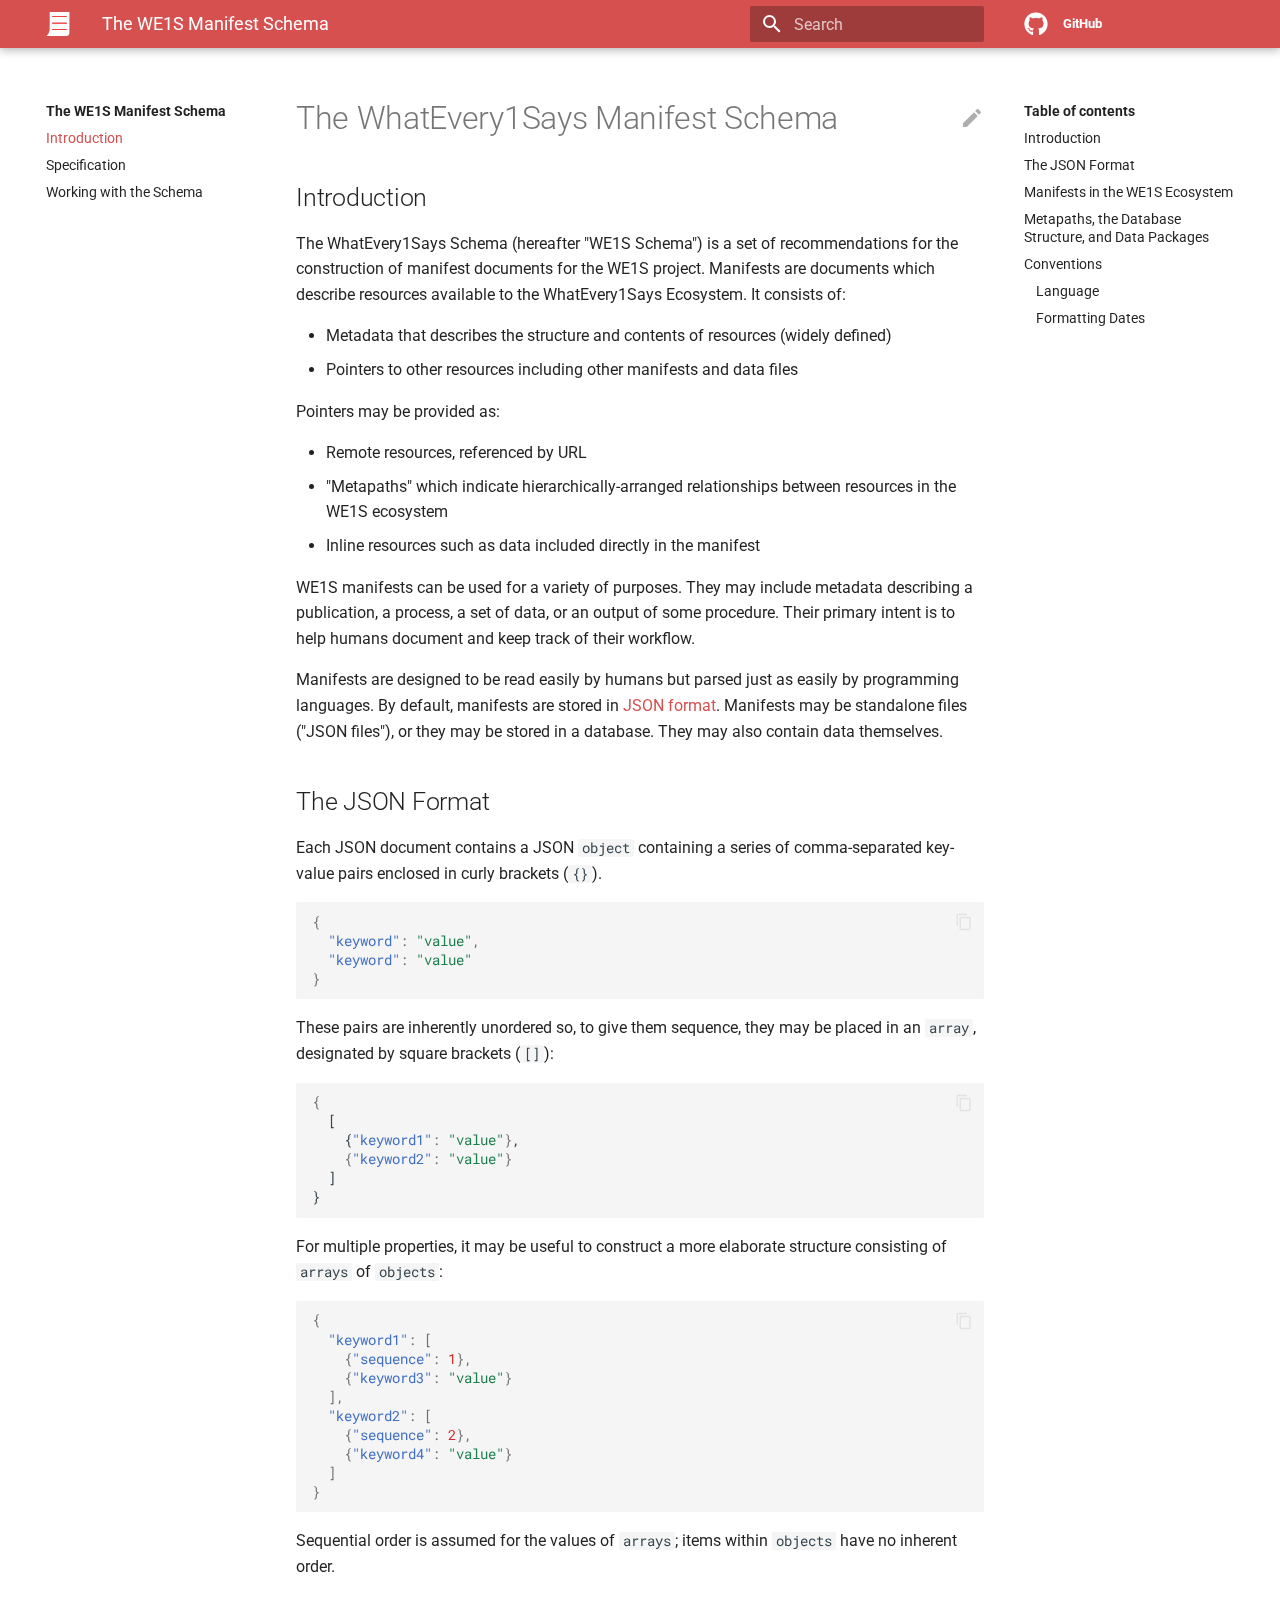
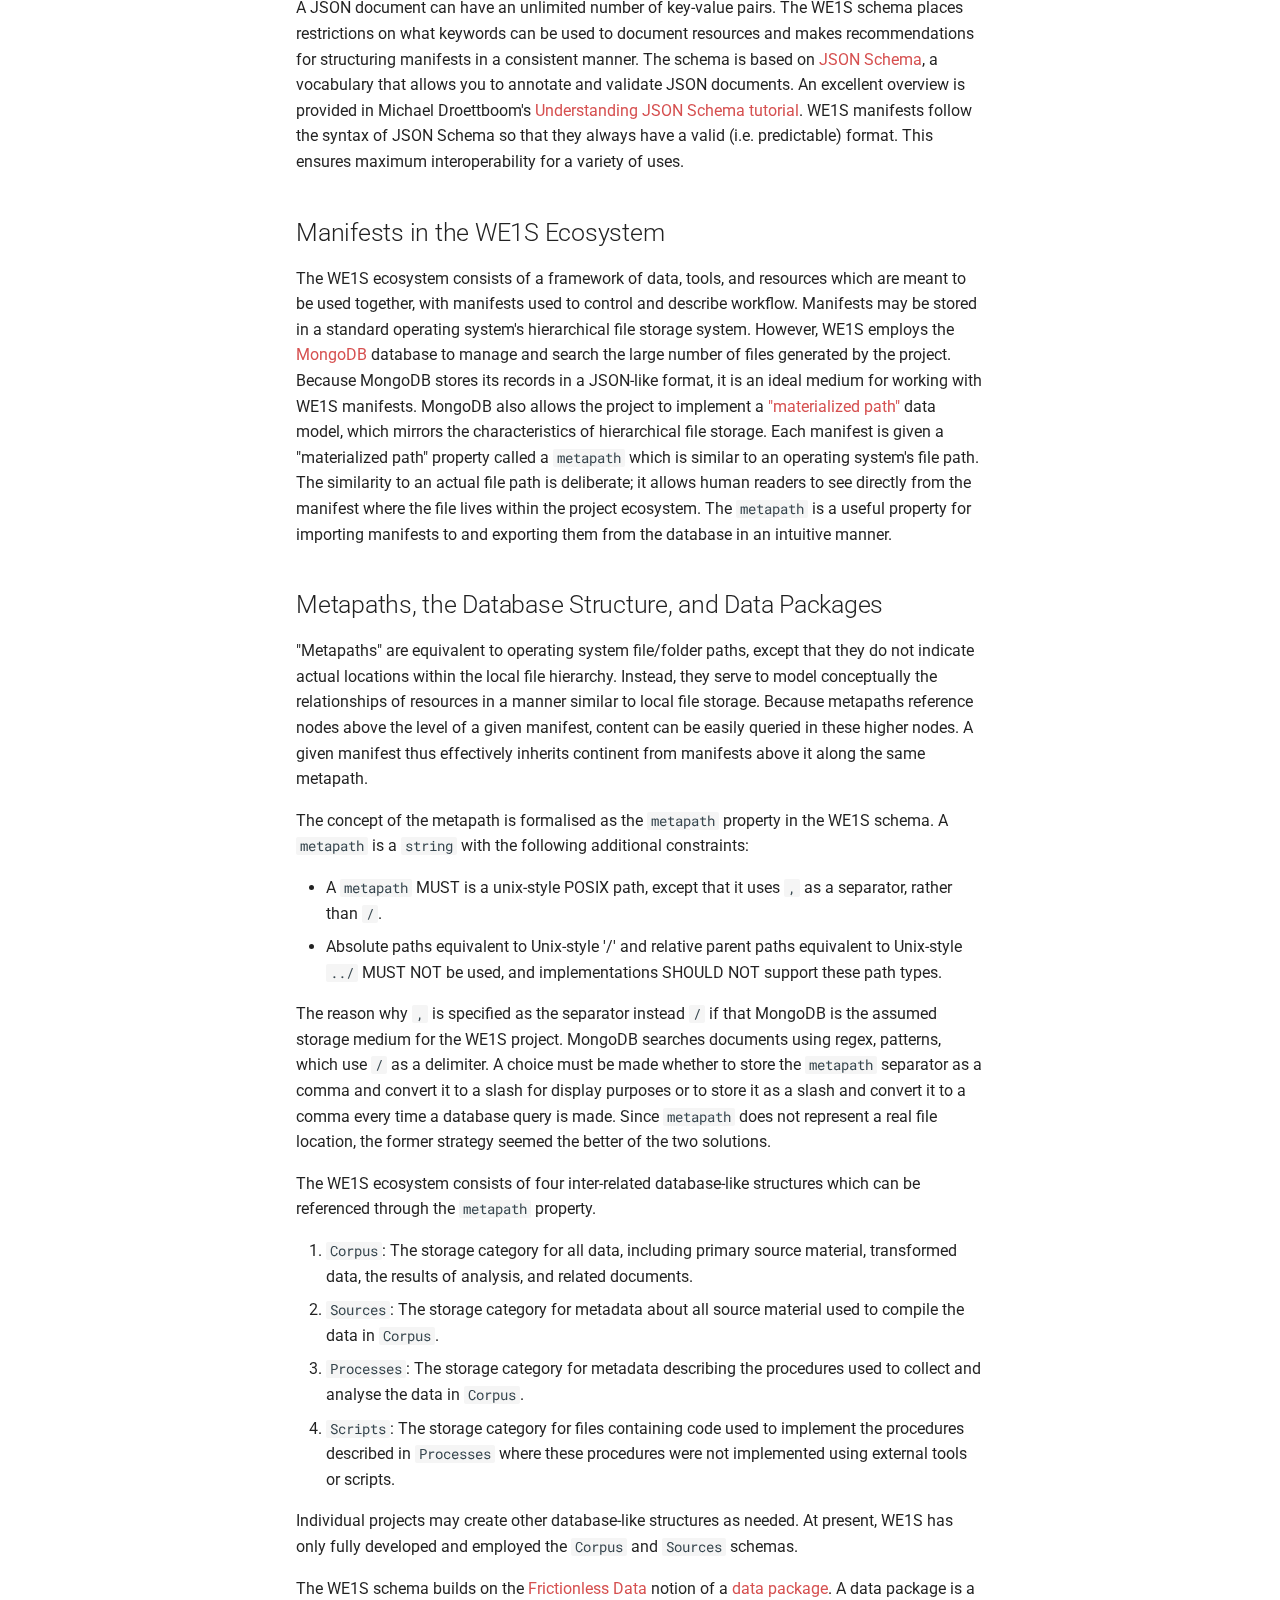
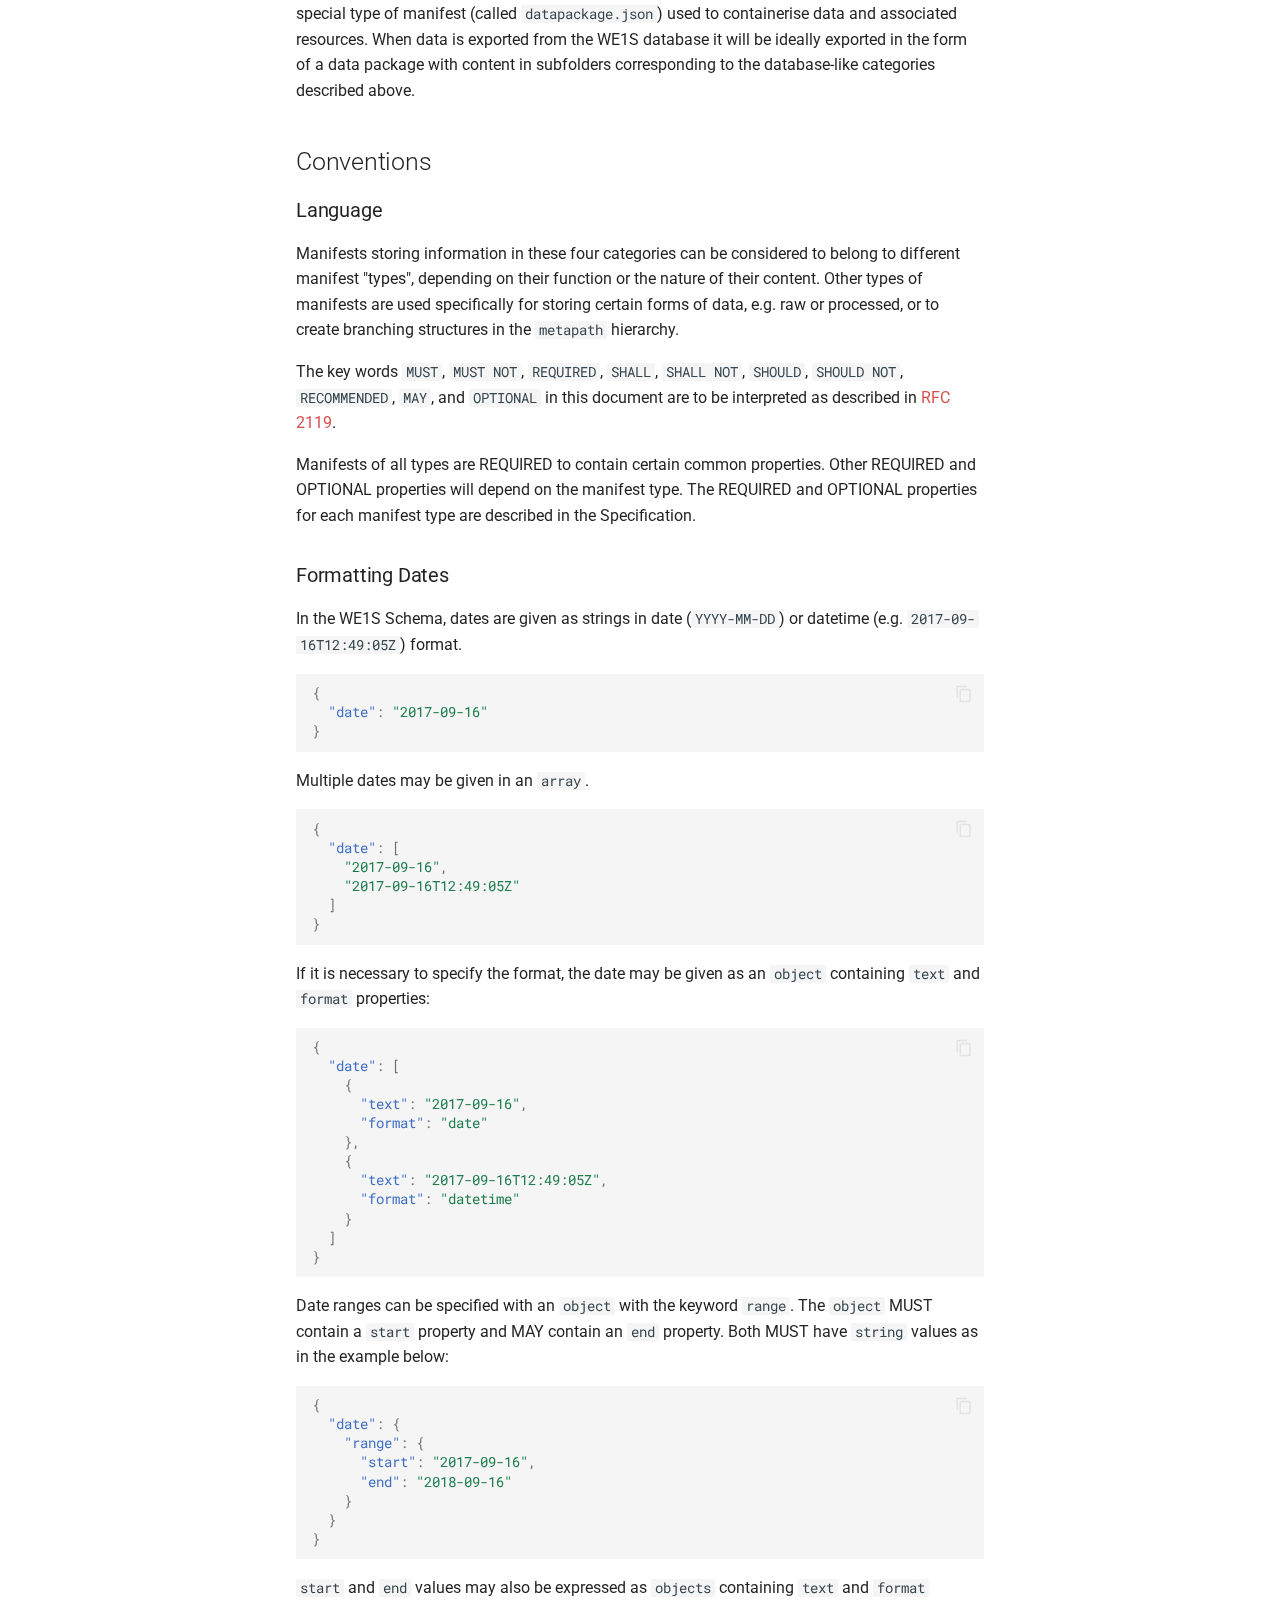
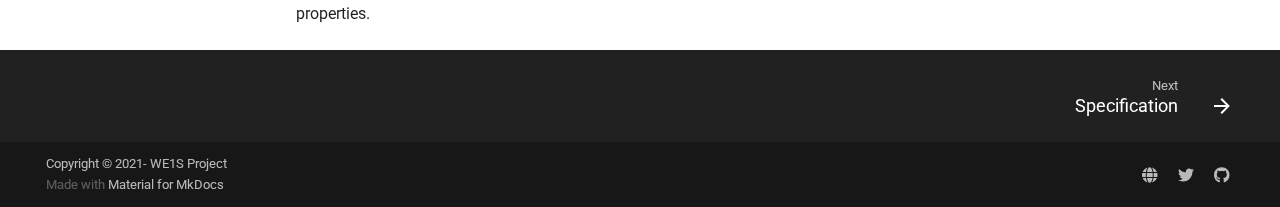
<file: docs/index.html>
<!doctype html>
<html lang="en" class="no-js">
  <head>
    
      <meta charset="utf-8">
      <meta name="viewport" content="width=device-width,initial-scale=1">
      
      
      
      
      <link rel="shortcut icon" href="img/we1s-logo-3stripes-transparent-25x26-1.png">
      <meta name="generator" content="mkdocs-1.1.2, mkdocs-material-7.0.4">
    
    
      
        <title>The WE1S Manifest Schema</title>
      
    
    
      <link rel="stylesheet" href="assets/stylesheets/main.77f3fd56.min.css">
      
        
        <link rel="stylesheet" href="assets/stylesheets/palette.7fa14f5b.min.css">
        
      
    
    
    
      
        
        <link rel="preconnect" href="https://fonts.gstatic.com" crossorigin>
        <link rel="stylesheet" href="https://fonts.googleapis.com/css?family=Roboto:300,400,400i,700%7CRoboto+Mono&display=fallback">
        <style>:root{--md-text-font-family:"Roboto";--md-code-font-family:"Roboto Mono"}</style>
      
    
    
    
      <link rel="stylesheet" href="stylesheets/extra.css">
    
    
      
    
    
  </head>
  
  
    
    
      
    
    
    
    
    <body dir="ltr" data-md-color-scheme="we1s" data-md-color-primary="" data-md-color-accent="">
      
  
    
    <input class="md-toggle" data-md-toggle="drawer" type="checkbox" id="__drawer" autocomplete="off">
    <input class="md-toggle" data-md-toggle="search" type="checkbox" id="__search" autocomplete="off">
    <label class="md-overlay" for="__drawer"></label>
    <div data-md-component="skip">
      
        
        <a href="#the-whatevery1says-manifest-schema" class="md-skip">
          Skip to content
        </a>
      
    </div>
    <div data-md-component="announce">
      
    </div>
    
      

<header class="md-header" data-md-component="header">
  <nav class="md-header__inner md-grid" aria-label="Header">
    <a href="." title="The WE1S Manifest Schema" class="md-header__button md-logo" aria-label="The WE1S Manifest Schema">
      
  
  <svg id="svg" version="1.1" xmlns="http://www.w3.org/2000/svg" xmlns:xlink="http://www.w3.org/1999/xlink" width="400" height="419.8250728862974" viewBox="0, 0, 400,419.8250728862974"><g id="svgg"><path id="path0" d="M55.199 146.550 C 55.199 256.211,55.087 293.100,54.755 293.100 C 54.433 293.100,54.385 294.175,54.578 296.987 C 54.753 299.518,54.709 300.875,54.454 300.875 C 54.207 300.875,54.149 301.806,54.298 303.401 C 54.462 305.154,54.400 305.928,54.097 305.928 C 53.802 305.928,53.737 306.498,53.899 307.677 C 54.066 308.899,54.000 309.427,53.680 309.427 C 53.365 309.427,53.301 309.856,53.476 310.787 C 53.652 311.728,53.587 312.148,53.265 312.148 C 52.936 312.148,52.876 312.607,53.061 313.703 C 53.243 314.779,53.184 315.258,52.870 315.258 C 52.568 315.258,52.502 315.648,52.672 316.424 C 52.831 317.144,52.772 317.590,52.519 317.590 C 52.271 317.590,52.201 318.050,52.342 318.756 C 52.488 319.486,52.416 319.922,52.148 319.922 C 51.880 319.922,51.807 320.358,51.953 321.088 C 52.104 321.841,52.029 322.255,51.742 322.255 C 51.462 322.255,51.387 322.614,51.541 323.226 C 51.698 323.850,51.621 324.198,51.328 324.198 C 51.048 324.198,50.966 324.499,51.118 324.976 C 51.261 325.428,51.187 325.753,50.942 325.753 C 50.686 325.753,50.616 326.135,50.764 326.725 C 50.916 327.331,50.843 327.697,50.569 327.697 C 50.296 327.697,50.223 328.062,50.375 328.669 C 50.515 329.227,50.451 329.640,50.224 329.640 C 50.007 329.640,49.921 329.990,50.033 330.418 C 50.152 330.872,50.045 331.195,49.776 331.195 C 49.493 331.195,49.411 331.494,49.563 331.973 C 49.710 332.438,49.633 332.750,49.368 332.750 C 49.104 332.750,49.026 333.062,49.174 333.528 C 49.322 333.993,49.244 334.305,48.980 334.305 C 48.715 334.305,48.637 334.617,48.785 335.083 C 48.924 335.519,48.855 335.860,48.629 335.860 C 48.408 335.860,48.327 336.122,48.450 336.443 C 48.573 336.764,48.469 337.026,48.218 337.026 C 47.938 337.026,47.857 337.328,48.008 337.804 C 48.156 338.269,48.078 338.581,47.813 338.581 C 47.549 338.581,47.471 338.893,47.619 339.359 C 47.757 339.795,47.689 340.136,47.463 340.136 C 47.242 340.136,47.161 340.398,47.284 340.719 C 47.407 341.040,47.302 341.302,47.051 341.302 C 46.772 341.302,46.690 341.604,46.842 342.080 C 46.980 342.516,46.911 342.857,46.686 342.857 C 46.464 342.857,46.384 343.120,46.507 343.440 C 46.630 343.761,46.542 344.023,46.312 344.023 C 46.082 344.023,45.995 344.286,46.118 344.606 C 46.241 344.927,46.154 345.190,45.924 345.190 C 45.694 345.190,45.606 345.452,45.729 345.773 C 45.852 346.093,45.765 346.356,45.535 346.356 C 45.305 346.356,45.217 346.618,45.340 346.939 C 45.464 347.259,45.360 347.522,45.111 347.522 C 44.862 347.522,44.766 347.697,44.898 347.911 C 45.030 348.124,44.941 348.299,44.700 348.299 C 44.439 348.299,44.362 348.613,44.509 349.077 C 44.648 349.513,44.579 349.854,44.353 349.854 C 44.132 349.854,44.051 350.117,44.174 350.437 C 44.297 350.758,44.194 351.020,43.945 351.020 C 43.695 351.020,43.600 351.195,43.732 351.409 C 43.864 351.623,43.792 351.798,43.573 351.798 C 43.353 351.798,43.274 352.060,43.397 352.381 C 43.520 352.702,43.417 352.964,43.167 352.964 C 42.918 352.964,42.822 353.139,42.954 353.353 C 43.086 353.567,43.015 353.741,42.795 353.741 C 42.575 353.741,42.496 354.004,42.619 354.325 C 42.742 354.645,42.639 354.908,42.390 354.908 C 42.141 354.908,42.045 355.083,42.177 355.296 C 42.309 355.510,42.213 355.685,41.964 355.685 C 41.715 355.685,41.611 355.948,41.734 356.268 C 41.857 356.589,41.778 356.851,41.559 356.851 C 41.339 356.851,41.267 357.026,41.399 357.240 C 41.532 357.454,41.436 357.629,41.186 357.629 C 40.937 357.629,40.834 357.891,40.957 358.212 C 41.080 358.533,41.017 358.795,40.816 358.795 C 40.616 358.795,40.564 359.086,40.700 359.442 C 40.866 359.874,40.799 359.996,40.498 359.810 C 40.204 359.629,40.128 359.741,40.279 360.135 C 40.407 360.468,40.307 360.739,40.058 360.739 C 39.808 360.739,39.712 360.914,39.845 361.127 C 39.977 361.341,39.889 361.516,39.650 361.516 C 39.411 361.516,39.324 361.691,39.456 361.905 C 39.588 362.119,39.500 362.293,39.261 362.293 C 39.022 362.293,38.935 362.468,39.067 362.682 C 39.199 362.896,39.128 363.071,38.908 363.071 C 38.688 363.071,38.620 363.362,38.757 363.718 C 38.922 364.150,38.855 364.272,38.554 364.086 C 38.260 363.904,38.184 364.017,38.336 364.411 C 38.463 364.744,38.364 365.015,38.114 365.015 C 37.865 365.015,37.769 365.190,37.901 365.403 C 38.033 365.617,37.946 365.792,37.707 365.792 C 37.467 365.792,37.380 365.967,37.512 366.181 C 37.644 366.395,37.557 366.569,37.318 366.569 C 37.079 366.569,36.991 366.744,37.123 366.958 C 37.256 367.172,37.168 367.347,36.929 367.347 C 36.690 367.347,36.603 367.522,36.735 367.736 C 36.867 367.949,36.795 368.124,36.575 368.124 C 36.356 368.124,36.276 368.385,36.398 368.704 C 36.525 369.035,36.354 369.386,36.000 369.522 C 35.658 369.653,35.475 369.917,35.594 370.109 C 35.712 370.300,35.613 370.457,35.374 370.457 C 35.135 370.457,35.048 370.632,35.180 370.845 C 35.312 371.059,35.224 371.234,34.985 371.234 C 34.746 371.234,34.659 371.409,34.791 371.623 C 34.923 371.837,34.836 372.012,34.597 372.012 C 34.358 372.012,34.270 372.187,34.402 372.400 C 34.534 372.614,34.447 372.789,34.208 372.789 C 33.969 372.789,33.881 372.964,34.014 373.178 C 34.146 373.392,34.058 373.567,33.819 373.567 C 33.580 373.567,33.493 373.741,33.625 373.955 C 33.757 374.169,33.670 374.344,33.431 374.344 C 33.191 374.344,33.104 374.519,33.236 374.733 C 33.368 374.947,33.262 375.121,33.000 375.121 C 32.738 375.121,32.637 375.235,32.777 375.375 C 32.916 375.514,32.726 375.877,32.355 376.181 C 31.906 376.550,31.875 376.650,32.264 376.482 C 32.653 376.314,32.623 376.414,32.173 376.783 C 31.802 377.087,31.613 377.450,31.752 377.589 C 31.891 377.729,31.772 377.843,31.487 377.843 C 31.202 377.843,31.082 377.956,31.222 378.096 C 31.361 378.235,31.171 378.598,30.801 378.902 C 30.351 379.271,30.320 379.371,30.709 379.203 C 31.099 379.035,31.068 379.135,30.618 379.504 C 30.247 379.809,30.058 380.171,30.197 380.311 C 30.336 380.450,30.217 380.564,29.932 380.564 C 29.647 380.564,29.528 380.678,29.667 380.817 C 29.806 380.956,29.616 381.319,29.246 381.623 C 28.796 381.992,28.765 382.092,29.155 381.924 C 29.475 381.786,29.398 381.948,28.983 382.284 C 28.568 382.621,28.383 382.896,28.571 382.896 C 28.760 382.896,28.575 383.171,28.160 383.508 C 27.745 383.844,27.668 384.004,27.988 383.863 C 28.309 383.722,28.134 383.986,27.600 384.451 C 27.065 384.916,26.890 385.178,27.211 385.034 C 27.532 384.890,27.357 385.152,26.822 385.617 C 26.288 386.082,26.113 386.346,26.433 386.205 C 26.754 386.064,26.677 386.224,26.262 386.560 C 25.847 386.897,25.662 387.172,25.850 387.172 C 26.039 387.172,25.854 387.447,25.439 387.784 C 25.024 388.120,24.947 388.280,25.267 388.139 C 25.588 387.998,25.413 388.262,24.879 388.727 C 24.344 389.192,24.169 389.454,24.490 389.310 C 24.810 389.166,24.636 389.428,24.101 389.893 C 23.567 390.358,23.392 390.620,23.712 390.476 C 24.033 390.332,23.858 390.595,23.324 391.059 C 22.789 391.524,22.614 391.782,22.935 391.633 C 23.256 391.485,23.072 391.775,22.528 392.280 C 21.983 392.784,21.729 393.110,21.963 393.003 C 22.197 392.896,21.943 393.221,21.398 393.726 C 20.854 394.230,20.671 394.517,20.991 394.363 C 21.312 394.210,21.129 394.497,20.584 395.001 C 20.040 395.506,19.785 395.831,20.019 395.724 C 20.253 395.617,19.999 395.942,19.455 396.447 C 18.910 396.951,18.727 397.238,19.048 397.085 C 19.368 396.931,19.185 397.218,18.641 397.722 C 18.096 398.227,17.921 398.483,18.252 398.291 C 18.583 398.100,18.232 398.537,17.473 399.263 C 16.713 399.989,16.371 400.408,16.712 400.194 C 17.053 399.981,16.705 400.418,15.938 401.166 C 15.171 401.914,14.822 402.352,15.163 402.138 C 15.505 401.924,15.162 402.343,14.403 403.069 C 13.644 403.795,13.372 404.160,13.800 403.880 C 14.227 403.600,13.867 404.056,13.000 404.893 C 12.132 405.729,11.784 406.152,12.227 405.831 C 12.669 405.510,11.880 406.385,10.474 407.775 C 9.067 409.164,8.636 409.689,9.516 408.941 C 10.396 408.192,9.523 409.155,7.576 411.079 C 5.629 413.003,4.843 413.878,5.829 413.022 C 6.815 412.167,5.921 413.129,3.841 415.160 C 1.759 417.194,0.149 419.072,0.258 419.341 C 0.520 419.991,356.074 420.057,356.074 419.407 C 356.074 419.172,356.408 419.101,356.851 419.242 C 357.327 419.393,357.629 419.312,357.629 419.032 C 357.629 418.781,357.891 418.676,358.212 418.799 C 358.533 418.923,358.795 418.835,358.795 418.605 C 358.795 418.375,359.057 418.288,359.378 418.411 C 359.699 418.534,359.961 418.455,359.961 418.235 C 359.961 418.015,360.136 417.944,360.350 418.076 C 360.564 418.208,360.739 418.112,360.739 417.863 C 360.739 417.613,361.001 417.510,361.322 417.633 C 361.642 417.756,361.905 417.669,361.905 417.439 C 361.905 417.209,362.167 417.121,362.488 417.245 C 362.809 417.368,363.071 417.289,363.071 417.069 C 363.071 416.849,363.246 416.777,363.460 416.910 C 363.673 417.042,363.848 416.946,363.848 416.697 C 363.848 416.447,364.119 416.347,364.452 416.475 C 364.846 416.626,364.958 416.550,364.777 416.256 C 364.591 415.955,364.713 415.888,365.145 416.054 C 365.501 416.190,365.792 416.122,365.792 415.903 C 365.792 415.683,365.967 415.611,366.181 415.743 C 366.395 415.876,366.569 415.788,366.569 415.549 C 366.569 415.310,366.744 415.223,366.958 415.355 C 367.172 415.487,367.347 415.399,367.347 415.160 C 367.347 414.921,367.522 414.834,367.736 414.966 C 367.949 415.098,368.124 415.002,368.124 414.753 C 368.124 414.504,368.382 414.399,368.697 414.520 C 369.013 414.641,369.444 414.442,369.657 414.075 C 369.870 413.710,370.050 413.576,370.056 413.777 C 370.063 413.978,370.343 413.803,370.680 413.388 C 371.016 412.973,371.178 412.896,371.040 413.217 C 370.872 413.606,370.972 413.575,371.341 413.126 C 371.645 412.755,372.008 412.565,372.147 412.704 C 372.286 412.844,372.400 412.760,372.400 412.518 C 372.400 412.276,372.771 411.879,373.225 411.637 C 373.890 411.281,373.994 411.297,373.765 411.720 C 373.609 412.009,373.894 411.799,374.399 411.255 C 374.903 410.710,375.159 410.535,374.968 410.866 C 374.776 411.197,375.213 410.846,375.939 410.087 C 376.665 409.327,377.085 408.984,376.871 409.323 C 376.657 409.662,377.182 409.224,378.037 408.350 C 378.892 407.476,379.329 407.124,379.009 407.568 C 378.688 408.012,379.529 407.196,380.876 405.755 C 382.224 404.313,384.326 402.210,385.547 401.081 C 386.769 399.952,387.493 399.203,387.158 399.417 C 386.823 399.631,387.170 399.212,387.929 398.486 C 388.689 397.760,389.041 397.322,388.712 397.514 C 388.383 397.705,388.564 397.425,389.116 396.890 C 389.667 396.356,389.862 396.093,389.549 396.307 C 389.142 396.585,389.179 396.390,389.676 395.627 C 390.333 394.617,391.030 394.050,390.439 395.007 C 390.266 395.287,390.333 395.350,390.617 395.174 C 390.867 395.019,390.956 394.706,390.815 394.478 C 390.674 394.249,390.977 393.721,391.489 393.305 C 392.001 392.888,392.184 392.670,391.895 392.822 C 391.472 393.043,391.456 392.937,391.812 392.272 C 392.054 391.819,392.451 391.448,392.693 391.448 C 392.935 391.448,393.019 391.334,392.879 391.195 C 392.740 391.056,392.930 390.693,393.301 390.389 C 393.671 390.084,393.758 389.945,393.493 390.079 C 393.177 390.239,393.091 390.116,393.242 389.721 C 393.369 389.391,393.628 389.216,393.817 389.332 C 394.006 389.449,394.056 389.273,393.929 388.941 C 393.801 388.609,393.901 388.338,394.150 388.338 C 394.400 388.338,394.496 388.163,394.363 387.949 C 394.231 387.736,394.319 387.561,394.558 387.561 C 394.797 387.561,394.884 387.386,394.752 387.172 C 394.620 386.958,394.708 386.783,394.947 386.783 C 395.186 386.783,395.273 386.608,395.141 386.395 C 395.009 386.181,395.096 386.006,395.335 386.006 C 395.574 386.006,395.662 385.831,395.530 385.617 C 395.398 385.403,395.469 385.228,395.689 385.228 C 395.909 385.228,395.988 384.966,395.865 384.645 C 395.742 384.325,395.845 384.062,396.094 384.062 C 396.343 384.062,396.439 383.887,396.307 383.673 C 396.175 383.460,396.247 383.285,396.466 383.285 C 396.686 383.285,396.765 383.022,396.642 382.702 C 396.519 382.381,396.606 382.119,396.836 382.119 C 397.066 382.119,397.154 381.856,397.031 381.535 C 396.908 381.215,396.995 380.952,397.225 380.952 C 397.455 380.952,397.543 380.690,397.419 380.369 C 397.296 380.049,397.384 379.786,397.614 379.786 C 397.844 379.786,397.931 379.524,397.808 379.203 C 397.685 378.882,397.790 378.620,398.041 378.620 C 398.321 378.620,398.402 378.319,398.251 377.843 C 398.115 377.415,398.174 377.065,398.383 377.065 C 398.591 377.065,398.670 376.715,398.558 376.288 C 398.446 375.860,398.544 375.510,398.776 375.510 C 399.008 375.510,399.097 375.248,398.974 374.927 C 398.851 374.606,398.933 374.344,399.157 374.344 C 399.403 374.344,399.476 373.811,399.342 372.983 C 399.200 372.108,399.276 371.623,399.556 371.623 C 399.876 371.623,399.992 322.548,399.998 185.811 L 400.005 0.000 227.602 0.000 L 55.199 0.000 55.199 146.550 M354.130 80.466 L 354.130 85.520 226.045 85.520 L 97.959 85.520 97.959 80.466 L 97.959 75.413 226.045 75.413 L 354.130 75.413 354.130 80.466 M354.130 194.363 L 354.130 199.417 226.045 199.417 L 97.959 199.417 97.959 194.363 L 97.959 189.310 226.045 189.310 L 354.130 189.310 354.130 194.363 M354.045 308.552 L 353.936 313.508 226.045 313.508 L 98.154 313.508 98.045 308.552 L 97.936 303.596 226.045 303.596 L 354.153 303.596 354.045 308.552 M383.285 403.693 C 381.692 405.296,380.476 406.608,380.583 406.608 C 380.690 406.608,382.081 405.296,383.673 403.693 C 385.266 402.089,386.482 400.777,386.375 400.777 C 386.268 400.777,384.878 402.089,383.285 403.693 M2.332 417.298 C 1.388 418.260,0.528 419.048,0.421 419.048 C 0.314 419.048,0.999 418.260,1.944 417.298 C 2.888 416.336,3.748 415.549,3.855 415.549 C 3.962 415.549,3.277 416.336,2.332 417.298 " stroke="none" fill="#fcfcfc" fill-rule="evenodd"></path><path id="path1" d="M98.128 75.922 C 98.020 76.203,97.982 78.433,98.043 80.879 L 98.154 85.326 226.045 85.326 L 353.936 85.326 353.936 80.466 L 353.936 75.607 226.130 75.510 C 120.922 75.429,98.289 75.502,98.128 75.922 M353.741 80.466 L 353.741 85.131 226.045 85.131 L 98.348 85.131 98.348 80.466 L 98.348 75.802 226.045 75.802 L 353.741 75.802 353.741 80.466 M98.128 189.819 C 98.020 190.100,97.982 192.330,98.043 194.776 L 98.154 199.223 226.045 199.223 L 353.936 199.223 353.936 194.363 L 353.936 189.504 226.130 189.407 C 120.922 189.326,98.289 189.399,98.128 189.819 M353.741 194.363 L 353.741 199.028 226.045 199.028 L 98.348 199.028 98.348 194.363 L 98.348 189.699 226.045 189.699 L 353.741 189.699 353.741 194.363 M98.128 304.106 C 98.020 304.387,97.988 306.530,98.057 308.869 L 98.183 313.120 98.265 308.552 L 98.348 303.984 226.032 303.984 L 353.717 303.984 353.847 308.552 L 353.976 313.120 353.956 308.455 L 353.936 303.790 226.130 303.692 C 120.768 303.612,98.289 303.684,98.128 304.106 M162.422 313.605 C 197.556 313.660,254.932 313.660,289.925 313.605 C 324.917 313.551,296.171 313.506,226.045 313.506 C 155.918 313.506,127.288 313.551,162.422 313.605 " stroke="none" fill="#e4acac" fill-rule="evenodd"></path><path id="path2" d="M98.348 80.466 L 98.348 85.131 226.045 85.131 L 353.741 85.131 353.741 80.466 L 353.741 75.802 226.045 75.802 L 98.348 75.802 98.348 80.466 M98.348 194.363 L 98.348 199.028 226.045 199.028 L 353.741 199.028 353.741 194.363 L 353.741 189.699 226.045 189.699 L 98.348 189.699 98.348 194.363 M98.348 308.649 L 98.348 313.314 226.045 313.314 L 353.741 313.314 353.741 308.649 L 353.741 303.984 226.045 303.984 L 98.348 303.984 98.348 308.649 " stroke="none" fill="#fc0404" fill-rule="evenodd"></path><path id="path3" d="M55.003 146.550 C 55.003 227.259,55.047 260.277,55.102 219.922 C 55.157 179.568,55.157 113.533,55.102 73.178 C 55.047 32.823,55.003 65.841,55.003 146.550 M54.520 299.514 C 54.524 300.369,54.604 300.673,54.697 300.190 C 54.790 299.706,54.786 299.007,54.689 298.635 C 54.592 298.263,54.515 298.659,54.520 299.514 M54.139 304.373 C 54.139 305.335,54.215 305.729,54.307 305.248 C 54.400 304.767,54.400 303.980,54.307 303.499 C 54.215 303.017,54.139 303.411,54.139 304.373 " stroke="none" fill="#cccccc" fill-rule="evenodd"></path><path id="path4" d="M390.073 395.044 C 389.474 395.952,389.232 396.491,389.535 396.240 C 390.119 395.758,391.608 393.392,391.327 393.392 C 391.237 393.392,390.672 394.135,390.073 395.044 M383.081 403.596 L 379.981 406.803 383.188 403.702 C 384.951 401.997,386.395 400.553,386.395 400.495 C 386.395 400.212,385.961 400.617,383.081 403.596 M9.329 409.135 C 8.385 410.097,7.700 410.884,7.807 410.884 C 7.914 410.884,8.774 410.097,9.718 409.135 C 10.662 408.173,11.347 407.386,11.241 407.386 C 11.134 407.386,10.274 408.173,9.329 409.135 M5.622 413.314 L 3.693 415.355 5.734 413.426 C 7.630 411.633,7.953 411.273,7.663 411.273 C 7.601 411.273,6.683 412.191,5.622 413.314 M1.735 417.590 L -0.194 419.631 1.846 417.702 C 2.969 416.641,3.887 415.722,3.887 415.661 C 3.887 415.371,3.527 415.694,1.735 417.590 " stroke="none" fill="#dcdcdc" fill-rule="evenodd"></path></g></svg>

    </a>
    <label class="md-header__button md-icon" for="__drawer">
      <svg xmlns="http://www.w3.org/2000/svg" viewBox="0 0 24 24"><path d="M3 6h18v2H3V6m0 5h18v2H3v-2m0 5h18v2H3v-2z"/></svg>
    </label>
    <div class="md-header__title" data-md-component="header-title">
      <div class="md-header__ellipsis">
        <div class="md-header__topic">
          <span class="md-ellipsis">
            The WE1S Manifest Schema
          </span>
        </div>
        <div class="md-header__topic" data-md-component="header-topic">
          <span class="md-ellipsis">
            
              Introduction
            
          </span>
        </div>
      </div>
    </div>
    <div class="md-header__options">
      
    </div>
    
      <label class="md-header__button md-icon" for="__search">
        <svg xmlns="http://www.w3.org/2000/svg" viewBox="0 0 24 24"><path d="M9.5 3A6.5 6.5 0 0 1 16 9.5c0 1.61-.59 3.09-1.56 4.23l.27.27h.79l5 5-1.5 1.5-5-5v-.79l-.27-.27A6.516 6.516 0 0 1 9.5 16 6.5 6.5 0 0 1 3 9.5 6.5 6.5 0 0 1 9.5 3m0 2C7 5 5 7 5 9.5S7 14 9.5 14 14 12 14 9.5 12 5 9.5 5z"/></svg>
      </label>
      
<div class="md-search" data-md-component="search" role="dialog">
  <label class="md-search__overlay" for="__search"></label>
  <div class="md-search__inner" role="search">
    <form class="md-search__form" name="search">
      <input type="text" class="md-search__input" name="query" aria-label="Search" placeholder="Search" autocapitalize="off" autocorrect="off" autocomplete="off" spellcheck="false" data-md-component="search-query" data-md-state="active" required>
      <label class="md-search__icon md-icon" for="__search">
        <svg xmlns="http://www.w3.org/2000/svg" viewBox="0 0 24 24"><path d="M9.5 3A6.5 6.5 0 0 1 16 9.5c0 1.61-.59 3.09-1.56 4.23l.27.27h.79l5 5-1.5 1.5-5-5v-.79l-.27-.27A6.516 6.516 0 0 1 9.5 16 6.5 6.5 0 0 1 3 9.5 6.5 6.5 0 0 1 9.5 3m0 2C7 5 5 7 5 9.5S7 14 9.5 14 14 12 14 9.5 12 5 9.5 5z"/></svg>
        <svg xmlns="http://www.w3.org/2000/svg" viewBox="0 0 24 24"><path d="M20 11v2H8l5.5 5.5-1.42 1.42L4.16 12l7.92-7.92L13.5 5.5 8 11h12z"/></svg>
      </label>
      <button type="reset" class="md-search__icon md-icon" aria-label="Clear" tabindex="-1">
        <svg xmlns="http://www.w3.org/2000/svg" viewBox="0 0 24 24"><path d="M19 6.41L17.59 5 12 10.59 6.41 5 5 6.41 10.59 12 5 17.59 6.41 19 12 13.41 17.59 19 19 17.59 13.41 12 19 6.41z"/></svg>
      </button>
    </form>
    <div class="md-search__output">
      <div class="md-search__scrollwrap" data-md-scrollfix>
        <div class="md-search-result" data-md-component="search-result">
          <div class="md-search-result__meta">
            Initializing search
          </div>
          <ol class="md-search-result__list"></ol>
        </div>
      </div>
    </div>
  </div>
</div>
    
    
      <div class="md-header__source">
        
<a href="https://github.com/whatevery1says/" title="Go to repository" class="md-source" data-md-component="source">
  <div class="md-source__icon md-icon">
    
    <svg xmlns="http://www.w3.org/2000/svg" viewBox="0 0 496 512"><path d="M165.9 397.4c0 2-2.3 3.6-5.2 3.6-3.3.3-5.6-1.3-5.6-3.6 0-2 2.3-3.6 5.2-3.6 3-.3 5.6 1.3 5.6 3.6zm-31.1-4.5c-.7 2 1.3 4.3 4.3 4.9 2.6 1 5.6 0 6.2-2s-1.3-4.3-4.3-5.2c-2.6-.7-5.5.3-6.2 2.3zm44.2-1.7c-2.9.7-4.9 2.6-4.6 4.9.3 2 2.9 3.3 5.9 2.6 2.9-.7 4.9-2.6 4.6-4.6-.3-1.9-3-3.2-5.9-2.9zM244.8 8C106.1 8 0 113.3 0 252c0 110.9 69.8 205.8 169.5 239.2 12.8 2.3 17.3-5.6 17.3-12.1 0-6.2-.3-40.4-.3-61.4 0 0-70 15-84.7-29.8 0 0-11.4-29.1-27.8-36.6 0 0-22.9-15.7 1.6-15.4 0 0 24.9 2 38.6 25.8 21.9 38.6 58.6 27.5 72.9 20.9 2.3-16 8.8-27.1 16-33.7-55.9-6.2-112.3-14.3-112.3-110.5 0-27.5 7.6-41.3 23.6-58.9-2.6-6.5-11.1-33.3 2.6-67.9 20.9-6.5 69 27 69 27 20-5.6 41.5-8.5 62.8-8.5s42.8 2.9 62.8 8.5c0 0 48.1-33.6 69-27 13.7 34.7 5.2 61.4 2.6 67.9 16 17.7 25.8 31.5 25.8 58.9 0 96.5-58.9 104.2-114.8 110.5 9.2 7.9 17 22.9 17 46.4 0 33.7-.3 75.4-.3 83.6 0 6.5 4.6 14.4 17.3 12.1C428.2 457.8 496 362.9 496 252 496 113.3 383.5 8 244.8 8zM97.2 352.9c-1.3 1-1 3.3.7 5.2 1.6 1.6 3.9 2.3 5.2 1 1.3-1 1-3.3-.7-5.2-1.6-1.6-3.9-2.3-5.2-1zm-10.8-8.1c-.7 1.3.3 2.9 2.3 3.9 1.6 1 3.6.7 4.3-.7.7-1.3-.3-2.9-2.3-3.9-2-.6-3.6-.3-4.3.7zm32.4 35.6c-1.6 1.3-1 4.3 1.3 6.2 2.3 2.3 5.2 2.6 6.5 1 1.3-1.3.7-4.3-1.3-6.2-2.2-2.3-5.2-2.6-6.5-1zm-11.4-14.7c-1.6 1-1.6 3.6 0 5.9 1.6 2.3 4.3 3.3 5.6 2.3 1.6-1.3 1.6-3.9 0-6.2-1.4-2.3-4-3.3-5.6-2z"/></svg>
  </div>
  <div class="md-source__repository">
    GitHub
  </div>
</a>
      </div>
    
  </nav>
</header>
    
    <div class="md-container" data-md-component="container">
      
      
        
      
      <main class="md-main" data-md-component="main">
        <div class="md-main__inner md-grid">
          
            
              
              <div class="md-sidebar md-sidebar--primary" data-md-component="sidebar" data-md-type="navigation" >
                <div class="md-sidebar__scrollwrap">
                  <div class="md-sidebar__inner">
                    




<nav class="md-nav md-nav--primary" aria-label="Navigation" data-md-level="0">
  <label class="md-nav__title" for="__drawer">
    <a href="." title="The WE1S Manifest Schema" class="md-nav__button md-logo" aria-label="The WE1S Manifest Schema">
      
  
  <svg id="svg" version="1.1" xmlns="http://www.w3.org/2000/svg" xmlns:xlink="http://www.w3.org/1999/xlink" width="400" height="419.8250728862974" viewBox="0, 0, 400,419.8250728862974"><g id="svgg"><path id="path0" d="M55.199 146.550 C 55.199 256.211,55.087 293.100,54.755 293.100 C 54.433 293.100,54.385 294.175,54.578 296.987 C 54.753 299.518,54.709 300.875,54.454 300.875 C 54.207 300.875,54.149 301.806,54.298 303.401 C 54.462 305.154,54.400 305.928,54.097 305.928 C 53.802 305.928,53.737 306.498,53.899 307.677 C 54.066 308.899,54.000 309.427,53.680 309.427 C 53.365 309.427,53.301 309.856,53.476 310.787 C 53.652 311.728,53.587 312.148,53.265 312.148 C 52.936 312.148,52.876 312.607,53.061 313.703 C 53.243 314.779,53.184 315.258,52.870 315.258 C 52.568 315.258,52.502 315.648,52.672 316.424 C 52.831 317.144,52.772 317.590,52.519 317.590 C 52.271 317.590,52.201 318.050,52.342 318.756 C 52.488 319.486,52.416 319.922,52.148 319.922 C 51.880 319.922,51.807 320.358,51.953 321.088 C 52.104 321.841,52.029 322.255,51.742 322.255 C 51.462 322.255,51.387 322.614,51.541 323.226 C 51.698 323.850,51.621 324.198,51.328 324.198 C 51.048 324.198,50.966 324.499,51.118 324.976 C 51.261 325.428,51.187 325.753,50.942 325.753 C 50.686 325.753,50.616 326.135,50.764 326.725 C 50.916 327.331,50.843 327.697,50.569 327.697 C 50.296 327.697,50.223 328.062,50.375 328.669 C 50.515 329.227,50.451 329.640,50.224 329.640 C 50.007 329.640,49.921 329.990,50.033 330.418 C 50.152 330.872,50.045 331.195,49.776 331.195 C 49.493 331.195,49.411 331.494,49.563 331.973 C 49.710 332.438,49.633 332.750,49.368 332.750 C 49.104 332.750,49.026 333.062,49.174 333.528 C 49.322 333.993,49.244 334.305,48.980 334.305 C 48.715 334.305,48.637 334.617,48.785 335.083 C 48.924 335.519,48.855 335.860,48.629 335.860 C 48.408 335.860,48.327 336.122,48.450 336.443 C 48.573 336.764,48.469 337.026,48.218 337.026 C 47.938 337.026,47.857 337.328,48.008 337.804 C 48.156 338.269,48.078 338.581,47.813 338.581 C 47.549 338.581,47.471 338.893,47.619 339.359 C 47.757 339.795,47.689 340.136,47.463 340.136 C 47.242 340.136,47.161 340.398,47.284 340.719 C 47.407 341.040,47.302 341.302,47.051 341.302 C 46.772 341.302,46.690 341.604,46.842 342.080 C 46.980 342.516,46.911 342.857,46.686 342.857 C 46.464 342.857,46.384 343.120,46.507 343.440 C 46.630 343.761,46.542 344.023,46.312 344.023 C 46.082 344.023,45.995 344.286,46.118 344.606 C 46.241 344.927,46.154 345.190,45.924 345.190 C 45.694 345.190,45.606 345.452,45.729 345.773 C 45.852 346.093,45.765 346.356,45.535 346.356 C 45.305 346.356,45.217 346.618,45.340 346.939 C 45.464 347.259,45.360 347.522,45.111 347.522 C 44.862 347.522,44.766 347.697,44.898 347.911 C 45.030 348.124,44.941 348.299,44.700 348.299 C 44.439 348.299,44.362 348.613,44.509 349.077 C 44.648 349.513,44.579 349.854,44.353 349.854 C 44.132 349.854,44.051 350.117,44.174 350.437 C 44.297 350.758,44.194 351.020,43.945 351.020 C 43.695 351.020,43.600 351.195,43.732 351.409 C 43.864 351.623,43.792 351.798,43.573 351.798 C 43.353 351.798,43.274 352.060,43.397 352.381 C 43.520 352.702,43.417 352.964,43.167 352.964 C 42.918 352.964,42.822 353.139,42.954 353.353 C 43.086 353.567,43.015 353.741,42.795 353.741 C 42.575 353.741,42.496 354.004,42.619 354.325 C 42.742 354.645,42.639 354.908,42.390 354.908 C 42.141 354.908,42.045 355.083,42.177 355.296 C 42.309 355.510,42.213 355.685,41.964 355.685 C 41.715 355.685,41.611 355.948,41.734 356.268 C 41.857 356.589,41.778 356.851,41.559 356.851 C 41.339 356.851,41.267 357.026,41.399 357.240 C 41.532 357.454,41.436 357.629,41.186 357.629 C 40.937 357.629,40.834 357.891,40.957 358.212 C 41.080 358.533,41.017 358.795,40.816 358.795 C 40.616 358.795,40.564 359.086,40.700 359.442 C 40.866 359.874,40.799 359.996,40.498 359.810 C 40.204 359.629,40.128 359.741,40.279 360.135 C 40.407 360.468,40.307 360.739,40.058 360.739 C 39.808 360.739,39.712 360.914,39.845 361.127 C 39.977 361.341,39.889 361.516,39.650 361.516 C 39.411 361.516,39.324 361.691,39.456 361.905 C 39.588 362.119,39.500 362.293,39.261 362.293 C 39.022 362.293,38.935 362.468,39.067 362.682 C 39.199 362.896,39.128 363.071,38.908 363.071 C 38.688 363.071,38.620 363.362,38.757 363.718 C 38.922 364.150,38.855 364.272,38.554 364.086 C 38.260 363.904,38.184 364.017,38.336 364.411 C 38.463 364.744,38.364 365.015,38.114 365.015 C 37.865 365.015,37.769 365.190,37.901 365.403 C 38.033 365.617,37.946 365.792,37.707 365.792 C 37.467 365.792,37.380 365.967,37.512 366.181 C 37.644 366.395,37.557 366.569,37.318 366.569 C 37.079 366.569,36.991 366.744,37.123 366.958 C 37.256 367.172,37.168 367.347,36.929 367.347 C 36.690 367.347,36.603 367.522,36.735 367.736 C 36.867 367.949,36.795 368.124,36.575 368.124 C 36.356 368.124,36.276 368.385,36.398 368.704 C 36.525 369.035,36.354 369.386,36.000 369.522 C 35.658 369.653,35.475 369.917,35.594 370.109 C 35.712 370.300,35.613 370.457,35.374 370.457 C 35.135 370.457,35.048 370.632,35.180 370.845 C 35.312 371.059,35.224 371.234,34.985 371.234 C 34.746 371.234,34.659 371.409,34.791 371.623 C 34.923 371.837,34.836 372.012,34.597 372.012 C 34.358 372.012,34.270 372.187,34.402 372.400 C 34.534 372.614,34.447 372.789,34.208 372.789 C 33.969 372.789,33.881 372.964,34.014 373.178 C 34.146 373.392,34.058 373.567,33.819 373.567 C 33.580 373.567,33.493 373.741,33.625 373.955 C 33.757 374.169,33.670 374.344,33.431 374.344 C 33.191 374.344,33.104 374.519,33.236 374.733 C 33.368 374.947,33.262 375.121,33.000 375.121 C 32.738 375.121,32.637 375.235,32.777 375.375 C 32.916 375.514,32.726 375.877,32.355 376.181 C 31.906 376.550,31.875 376.650,32.264 376.482 C 32.653 376.314,32.623 376.414,32.173 376.783 C 31.802 377.087,31.613 377.450,31.752 377.589 C 31.891 377.729,31.772 377.843,31.487 377.843 C 31.202 377.843,31.082 377.956,31.222 378.096 C 31.361 378.235,31.171 378.598,30.801 378.902 C 30.351 379.271,30.320 379.371,30.709 379.203 C 31.099 379.035,31.068 379.135,30.618 379.504 C 30.247 379.809,30.058 380.171,30.197 380.311 C 30.336 380.450,30.217 380.564,29.932 380.564 C 29.647 380.564,29.528 380.678,29.667 380.817 C 29.806 380.956,29.616 381.319,29.246 381.623 C 28.796 381.992,28.765 382.092,29.155 381.924 C 29.475 381.786,29.398 381.948,28.983 382.284 C 28.568 382.621,28.383 382.896,28.571 382.896 C 28.760 382.896,28.575 383.171,28.160 383.508 C 27.745 383.844,27.668 384.004,27.988 383.863 C 28.309 383.722,28.134 383.986,27.600 384.451 C 27.065 384.916,26.890 385.178,27.211 385.034 C 27.532 384.890,27.357 385.152,26.822 385.617 C 26.288 386.082,26.113 386.346,26.433 386.205 C 26.754 386.064,26.677 386.224,26.262 386.560 C 25.847 386.897,25.662 387.172,25.850 387.172 C 26.039 387.172,25.854 387.447,25.439 387.784 C 25.024 388.120,24.947 388.280,25.267 388.139 C 25.588 387.998,25.413 388.262,24.879 388.727 C 24.344 389.192,24.169 389.454,24.490 389.310 C 24.810 389.166,24.636 389.428,24.101 389.893 C 23.567 390.358,23.392 390.620,23.712 390.476 C 24.033 390.332,23.858 390.595,23.324 391.059 C 22.789 391.524,22.614 391.782,22.935 391.633 C 23.256 391.485,23.072 391.775,22.528 392.280 C 21.983 392.784,21.729 393.110,21.963 393.003 C 22.197 392.896,21.943 393.221,21.398 393.726 C 20.854 394.230,20.671 394.517,20.991 394.363 C 21.312 394.210,21.129 394.497,20.584 395.001 C 20.040 395.506,19.785 395.831,20.019 395.724 C 20.253 395.617,19.999 395.942,19.455 396.447 C 18.910 396.951,18.727 397.238,19.048 397.085 C 19.368 396.931,19.185 397.218,18.641 397.722 C 18.096 398.227,17.921 398.483,18.252 398.291 C 18.583 398.100,18.232 398.537,17.473 399.263 C 16.713 399.989,16.371 400.408,16.712 400.194 C 17.053 399.981,16.705 400.418,15.938 401.166 C 15.171 401.914,14.822 402.352,15.163 402.138 C 15.505 401.924,15.162 402.343,14.403 403.069 C 13.644 403.795,13.372 404.160,13.800 403.880 C 14.227 403.600,13.867 404.056,13.000 404.893 C 12.132 405.729,11.784 406.152,12.227 405.831 C 12.669 405.510,11.880 406.385,10.474 407.775 C 9.067 409.164,8.636 409.689,9.516 408.941 C 10.396 408.192,9.523 409.155,7.576 411.079 C 5.629 413.003,4.843 413.878,5.829 413.022 C 6.815 412.167,5.921 413.129,3.841 415.160 C 1.759 417.194,0.149 419.072,0.258 419.341 C 0.520 419.991,356.074 420.057,356.074 419.407 C 356.074 419.172,356.408 419.101,356.851 419.242 C 357.327 419.393,357.629 419.312,357.629 419.032 C 357.629 418.781,357.891 418.676,358.212 418.799 C 358.533 418.923,358.795 418.835,358.795 418.605 C 358.795 418.375,359.057 418.288,359.378 418.411 C 359.699 418.534,359.961 418.455,359.961 418.235 C 359.961 418.015,360.136 417.944,360.350 418.076 C 360.564 418.208,360.739 418.112,360.739 417.863 C 360.739 417.613,361.001 417.510,361.322 417.633 C 361.642 417.756,361.905 417.669,361.905 417.439 C 361.905 417.209,362.167 417.121,362.488 417.245 C 362.809 417.368,363.071 417.289,363.071 417.069 C 363.071 416.849,363.246 416.777,363.460 416.910 C 363.673 417.042,363.848 416.946,363.848 416.697 C 363.848 416.447,364.119 416.347,364.452 416.475 C 364.846 416.626,364.958 416.550,364.777 416.256 C 364.591 415.955,364.713 415.888,365.145 416.054 C 365.501 416.190,365.792 416.122,365.792 415.903 C 365.792 415.683,365.967 415.611,366.181 415.743 C 366.395 415.876,366.569 415.788,366.569 415.549 C 366.569 415.310,366.744 415.223,366.958 415.355 C 367.172 415.487,367.347 415.399,367.347 415.160 C 367.347 414.921,367.522 414.834,367.736 414.966 C 367.949 415.098,368.124 415.002,368.124 414.753 C 368.124 414.504,368.382 414.399,368.697 414.520 C 369.013 414.641,369.444 414.442,369.657 414.075 C 369.870 413.710,370.050 413.576,370.056 413.777 C 370.063 413.978,370.343 413.803,370.680 413.388 C 371.016 412.973,371.178 412.896,371.040 413.217 C 370.872 413.606,370.972 413.575,371.341 413.126 C 371.645 412.755,372.008 412.565,372.147 412.704 C 372.286 412.844,372.400 412.760,372.400 412.518 C 372.400 412.276,372.771 411.879,373.225 411.637 C 373.890 411.281,373.994 411.297,373.765 411.720 C 373.609 412.009,373.894 411.799,374.399 411.255 C 374.903 410.710,375.159 410.535,374.968 410.866 C 374.776 411.197,375.213 410.846,375.939 410.087 C 376.665 409.327,377.085 408.984,376.871 409.323 C 376.657 409.662,377.182 409.224,378.037 408.350 C 378.892 407.476,379.329 407.124,379.009 407.568 C 378.688 408.012,379.529 407.196,380.876 405.755 C 382.224 404.313,384.326 402.210,385.547 401.081 C 386.769 399.952,387.493 399.203,387.158 399.417 C 386.823 399.631,387.170 399.212,387.929 398.486 C 388.689 397.760,389.041 397.322,388.712 397.514 C 388.383 397.705,388.564 397.425,389.116 396.890 C 389.667 396.356,389.862 396.093,389.549 396.307 C 389.142 396.585,389.179 396.390,389.676 395.627 C 390.333 394.617,391.030 394.050,390.439 395.007 C 390.266 395.287,390.333 395.350,390.617 395.174 C 390.867 395.019,390.956 394.706,390.815 394.478 C 390.674 394.249,390.977 393.721,391.489 393.305 C 392.001 392.888,392.184 392.670,391.895 392.822 C 391.472 393.043,391.456 392.937,391.812 392.272 C 392.054 391.819,392.451 391.448,392.693 391.448 C 392.935 391.448,393.019 391.334,392.879 391.195 C 392.740 391.056,392.930 390.693,393.301 390.389 C 393.671 390.084,393.758 389.945,393.493 390.079 C 393.177 390.239,393.091 390.116,393.242 389.721 C 393.369 389.391,393.628 389.216,393.817 389.332 C 394.006 389.449,394.056 389.273,393.929 388.941 C 393.801 388.609,393.901 388.338,394.150 388.338 C 394.400 388.338,394.496 388.163,394.363 387.949 C 394.231 387.736,394.319 387.561,394.558 387.561 C 394.797 387.561,394.884 387.386,394.752 387.172 C 394.620 386.958,394.708 386.783,394.947 386.783 C 395.186 386.783,395.273 386.608,395.141 386.395 C 395.009 386.181,395.096 386.006,395.335 386.006 C 395.574 386.006,395.662 385.831,395.530 385.617 C 395.398 385.403,395.469 385.228,395.689 385.228 C 395.909 385.228,395.988 384.966,395.865 384.645 C 395.742 384.325,395.845 384.062,396.094 384.062 C 396.343 384.062,396.439 383.887,396.307 383.673 C 396.175 383.460,396.247 383.285,396.466 383.285 C 396.686 383.285,396.765 383.022,396.642 382.702 C 396.519 382.381,396.606 382.119,396.836 382.119 C 397.066 382.119,397.154 381.856,397.031 381.535 C 396.908 381.215,396.995 380.952,397.225 380.952 C 397.455 380.952,397.543 380.690,397.419 380.369 C 397.296 380.049,397.384 379.786,397.614 379.786 C 397.844 379.786,397.931 379.524,397.808 379.203 C 397.685 378.882,397.790 378.620,398.041 378.620 C 398.321 378.620,398.402 378.319,398.251 377.843 C 398.115 377.415,398.174 377.065,398.383 377.065 C 398.591 377.065,398.670 376.715,398.558 376.288 C 398.446 375.860,398.544 375.510,398.776 375.510 C 399.008 375.510,399.097 375.248,398.974 374.927 C 398.851 374.606,398.933 374.344,399.157 374.344 C 399.403 374.344,399.476 373.811,399.342 372.983 C 399.200 372.108,399.276 371.623,399.556 371.623 C 399.876 371.623,399.992 322.548,399.998 185.811 L 400.005 0.000 227.602 0.000 L 55.199 0.000 55.199 146.550 M354.130 80.466 L 354.130 85.520 226.045 85.520 L 97.959 85.520 97.959 80.466 L 97.959 75.413 226.045 75.413 L 354.130 75.413 354.130 80.466 M354.130 194.363 L 354.130 199.417 226.045 199.417 L 97.959 199.417 97.959 194.363 L 97.959 189.310 226.045 189.310 L 354.130 189.310 354.130 194.363 M354.045 308.552 L 353.936 313.508 226.045 313.508 L 98.154 313.508 98.045 308.552 L 97.936 303.596 226.045 303.596 L 354.153 303.596 354.045 308.552 M383.285 403.693 C 381.692 405.296,380.476 406.608,380.583 406.608 C 380.690 406.608,382.081 405.296,383.673 403.693 C 385.266 402.089,386.482 400.777,386.375 400.777 C 386.268 400.777,384.878 402.089,383.285 403.693 M2.332 417.298 C 1.388 418.260,0.528 419.048,0.421 419.048 C 0.314 419.048,0.999 418.260,1.944 417.298 C 2.888 416.336,3.748 415.549,3.855 415.549 C 3.962 415.549,3.277 416.336,2.332 417.298 " stroke="none" fill="#fcfcfc" fill-rule="evenodd"></path><path id="path1" d="M98.128 75.922 C 98.020 76.203,97.982 78.433,98.043 80.879 L 98.154 85.326 226.045 85.326 L 353.936 85.326 353.936 80.466 L 353.936 75.607 226.130 75.510 C 120.922 75.429,98.289 75.502,98.128 75.922 M353.741 80.466 L 353.741 85.131 226.045 85.131 L 98.348 85.131 98.348 80.466 L 98.348 75.802 226.045 75.802 L 353.741 75.802 353.741 80.466 M98.128 189.819 C 98.020 190.100,97.982 192.330,98.043 194.776 L 98.154 199.223 226.045 199.223 L 353.936 199.223 353.936 194.363 L 353.936 189.504 226.130 189.407 C 120.922 189.326,98.289 189.399,98.128 189.819 M353.741 194.363 L 353.741 199.028 226.045 199.028 L 98.348 199.028 98.348 194.363 L 98.348 189.699 226.045 189.699 L 353.741 189.699 353.741 194.363 M98.128 304.106 C 98.020 304.387,97.988 306.530,98.057 308.869 L 98.183 313.120 98.265 308.552 L 98.348 303.984 226.032 303.984 L 353.717 303.984 353.847 308.552 L 353.976 313.120 353.956 308.455 L 353.936 303.790 226.130 303.692 C 120.768 303.612,98.289 303.684,98.128 304.106 M162.422 313.605 C 197.556 313.660,254.932 313.660,289.925 313.605 C 324.917 313.551,296.171 313.506,226.045 313.506 C 155.918 313.506,127.288 313.551,162.422 313.605 " stroke="none" fill="#e4acac" fill-rule="evenodd"></path><path id="path2" d="M98.348 80.466 L 98.348 85.131 226.045 85.131 L 353.741 85.131 353.741 80.466 L 353.741 75.802 226.045 75.802 L 98.348 75.802 98.348 80.466 M98.348 194.363 L 98.348 199.028 226.045 199.028 L 353.741 199.028 353.741 194.363 L 353.741 189.699 226.045 189.699 L 98.348 189.699 98.348 194.363 M98.348 308.649 L 98.348 313.314 226.045 313.314 L 353.741 313.314 353.741 308.649 L 353.741 303.984 226.045 303.984 L 98.348 303.984 98.348 308.649 " stroke="none" fill="#fc0404" fill-rule="evenodd"></path><path id="path3" d="M55.003 146.550 C 55.003 227.259,55.047 260.277,55.102 219.922 C 55.157 179.568,55.157 113.533,55.102 73.178 C 55.047 32.823,55.003 65.841,55.003 146.550 M54.520 299.514 C 54.524 300.369,54.604 300.673,54.697 300.190 C 54.790 299.706,54.786 299.007,54.689 298.635 C 54.592 298.263,54.515 298.659,54.520 299.514 M54.139 304.373 C 54.139 305.335,54.215 305.729,54.307 305.248 C 54.400 304.767,54.400 303.980,54.307 303.499 C 54.215 303.017,54.139 303.411,54.139 304.373 " stroke="none" fill="#cccccc" fill-rule="evenodd"></path><path id="path4" d="M390.073 395.044 C 389.474 395.952,389.232 396.491,389.535 396.240 C 390.119 395.758,391.608 393.392,391.327 393.392 C 391.237 393.392,390.672 394.135,390.073 395.044 M383.081 403.596 L 379.981 406.803 383.188 403.702 C 384.951 401.997,386.395 400.553,386.395 400.495 C 386.395 400.212,385.961 400.617,383.081 403.596 M9.329 409.135 C 8.385 410.097,7.700 410.884,7.807 410.884 C 7.914 410.884,8.774 410.097,9.718 409.135 C 10.662 408.173,11.347 407.386,11.241 407.386 C 11.134 407.386,10.274 408.173,9.329 409.135 M5.622 413.314 L 3.693 415.355 5.734 413.426 C 7.630 411.633,7.953 411.273,7.663 411.273 C 7.601 411.273,6.683 412.191,5.622 413.314 M1.735 417.590 L -0.194 419.631 1.846 417.702 C 2.969 416.641,3.887 415.722,3.887 415.661 C 3.887 415.371,3.527 415.694,1.735 417.590 " stroke="none" fill="#dcdcdc" fill-rule="evenodd"></path></g></svg>

    </a>
    The WE1S Manifest Schema
  </label>
  
    <div class="md-nav__source">
      
<a href="https://github.com/whatevery1says/" title="Go to repository" class="md-source" data-md-component="source">
  <div class="md-source__icon md-icon">
    
    <svg xmlns="http://www.w3.org/2000/svg" viewBox="0 0 496 512"><path d="M165.9 397.4c0 2-2.3 3.6-5.2 3.6-3.3.3-5.6-1.3-5.6-3.6 0-2 2.3-3.6 5.2-3.6 3-.3 5.6 1.3 5.6 3.6zm-31.1-4.5c-.7 2 1.3 4.3 4.3 4.9 2.6 1 5.6 0 6.2-2s-1.3-4.3-4.3-5.2c-2.6-.7-5.5.3-6.2 2.3zm44.2-1.7c-2.9.7-4.9 2.6-4.6 4.9.3 2 2.9 3.3 5.9 2.6 2.9-.7 4.9-2.6 4.6-4.6-.3-1.9-3-3.2-5.9-2.9zM244.8 8C106.1 8 0 113.3 0 252c0 110.9 69.8 205.8 169.5 239.2 12.8 2.3 17.3-5.6 17.3-12.1 0-6.2-.3-40.4-.3-61.4 0 0-70 15-84.7-29.8 0 0-11.4-29.1-27.8-36.6 0 0-22.9-15.7 1.6-15.4 0 0 24.9 2 38.6 25.8 21.9 38.6 58.6 27.5 72.9 20.9 2.3-16 8.8-27.1 16-33.7-55.9-6.2-112.3-14.3-112.3-110.5 0-27.5 7.6-41.3 23.6-58.9-2.6-6.5-11.1-33.3 2.6-67.9 20.9-6.5 69 27 69 27 20-5.6 41.5-8.5 62.8-8.5s42.8 2.9 62.8 8.5c0 0 48.1-33.6 69-27 13.7 34.7 5.2 61.4 2.6 67.9 16 17.7 25.8 31.5 25.8 58.9 0 96.5-58.9 104.2-114.8 110.5 9.2 7.9 17 22.9 17 46.4 0 33.7-.3 75.4-.3 83.6 0 6.5 4.6 14.4 17.3 12.1C428.2 457.8 496 362.9 496 252 496 113.3 383.5 8 244.8 8zM97.2 352.9c-1.3 1-1 3.3.7 5.2 1.6 1.6 3.9 2.3 5.2 1 1.3-1 1-3.3-.7-5.2-1.6-1.6-3.9-2.3-5.2-1zm-10.8-8.1c-.7 1.3.3 2.9 2.3 3.9 1.6 1 3.6.7 4.3-.7.7-1.3-.3-2.9-2.3-3.9-2-.6-3.6-.3-4.3.7zm32.4 35.6c-1.6 1.3-1 4.3 1.3 6.2 2.3 2.3 5.2 2.6 6.5 1 1.3-1.3.7-4.3-1.3-6.2-2.2-2.3-5.2-2.6-6.5-1zm-11.4-14.7c-1.6 1-1.6 3.6 0 5.9 1.6 2.3 4.3 3.3 5.6 2.3 1.6-1.3 1.6-3.9 0-6.2-1.4-2.3-4-3.3-5.6-2z"/></svg>
  </div>
  <div class="md-source__repository">
    GitHub
  </div>
</a>
    </div>
  
  <ul class="md-nav__list" data-md-scrollfix>
    
      
      
      

  
  
    
  
  
    <li class="md-nav__item md-nav__item--active">
      
      <input class="md-nav__toggle md-toggle" data-md-toggle="toc" type="checkbox" id="__toc">
      
        
      
      
        <label class="md-nav__link md-nav__link--active" for="__toc">
          Introduction
          <span class="md-nav__icon md-icon"></span>
        </label>
      
      <a href="." class="md-nav__link md-nav__link--active">
        Introduction
      </a>
      
        
<nav class="md-nav md-nav--secondary" aria-label="Table of contents">
  
  
    
  
  
    <label class="md-nav__title" for="__toc">
      <span class="md-nav__icon md-icon"></span>
      Table of contents
    </label>
    <ul class="md-nav__list" data-md-component="toc" data-md-scrollfix>
      
        <li class="md-nav__item">
  <a href="#introduction" class="md-nav__link">
    Introduction
  </a>
  
</li>
      
        <li class="md-nav__item">
  <a href="#the-json-format" class="md-nav__link">
    The JSON Format
  </a>
  
</li>
      
        <li class="md-nav__item">
  <a href="#manifests-in-the-we1s-ecosystem" class="md-nav__link">
    Manifests in the WE1S Ecosystem
  </a>
  
</li>
      
        <li class="md-nav__item">
  <a href="#metapaths-the-database-structure-and-data-packages" class="md-nav__link">
    Metapaths, the Database Structure, and Data Packages
  </a>
  
</li>
      
        <li class="md-nav__item">
  <a href="#conventions" class="md-nav__link">
    Conventions
  </a>
  
    <nav class="md-nav" aria-label="Conventions">
      <ul class="md-nav__list">
        
          <li class="md-nav__item">
  <a href="#language" class="md-nav__link">
    Language
  </a>
  
</li>
        
          <li class="md-nav__item">
  <a href="#formatting-dates" class="md-nav__link">
    Formatting Dates
  </a>
  
</li>
        
      </ul>
    </nav>
  
</li>
      
    </ul>
  
</nav>
      
    </li>
  

    
      
      
      

  
  
  
    <li class="md-nav__item">
      <a href="specification/" class="md-nav__link">
        Specification
      </a>
    </li>
  

    
      
      
      

  
  
  
    <li class="md-nav__item">
      <a href="working-with-the-schema/" class="md-nav__link">
        Working with the Schema
      </a>
    </li>
  

    
  </ul>
</nav>
                  </div>
                </div>
              </div>
            
            
              
              <div class="md-sidebar md-sidebar--secondary" data-md-component="sidebar" data-md-type="toc" >
                <div class="md-sidebar__scrollwrap">
                  <div class="md-sidebar__inner">
                    
<nav class="md-nav md-nav--secondary" aria-label="Table of contents">
  
  
    
  
  
    <label class="md-nav__title" for="__toc">
      <span class="md-nav__icon md-icon"></span>
      Table of contents
    </label>
    <ul class="md-nav__list" data-md-component="toc" data-md-scrollfix>
      
        <li class="md-nav__item">
  <a href="#introduction" class="md-nav__link">
    Introduction
  </a>
  
</li>
      
        <li class="md-nav__item">
  <a href="#the-json-format" class="md-nav__link">
    The JSON Format
  </a>
  
</li>
      
        <li class="md-nav__item">
  <a href="#manifests-in-the-we1s-ecosystem" class="md-nav__link">
    Manifests in the WE1S Ecosystem
  </a>
  
</li>
      
        <li class="md-nav__item">
  <a href="#metapaths-the-database-structure-and-data-packages" class="md-nav__link">
    Metapaths, the Database Structure, and Data Packages
  </a>
  
</li>
      
        <li class="md-nav__item">
  <a href="#conventions" class="md-nav__link">
    Conventions
  </a>
  
    <nav class="md-nav" aria-label="Conventions">
      <ul class="md-nav__list">
        
          <li class="md-nav__item">
  <a href="#language" class="md-nav__link">
    Language
  </a>
  
</li>
        
          <li class="md-nav__item">
  <a href="#formatting-dates" class="md-nav__link">
    Formatting Dates
  </a>
  
</li>
        
      </ul>
    </nav>
  
</li>
      
    </ul>
  
</nav>
                  </div>
                </div>
              </div>
            
          
          <div class="md-content" data-md-component="content">
            <article class="md-content__inner md-typeset">
              
                
                  <a href="https://github.com/whatevery1says/edit/master/docs/index.md" title="Edit this page" class="md-content__button md-icon">
                    <svg xmlns="http://www.w3.org/2000/svg" viewBox="0 0 24 24"><path d="M20.71 7.04c.39-.39.39-1.04 0-1.41l-2.34-2.34c-.37-.39-1.02-.39-1.41 0l-1.84 1.83 3.75 3.75M3 17.25V21h3.75L17.81 9.93l-3.75-3.75L3 17.25z"/></svg>
                  </a>
                
                
                <h1 id="the-whatevery1says-manifest-schema">The WhatEvery1Says Manifest Schema</h1>
<h2 id="introduction">Introduction</h2>
<p>The WhatEvery1Says Schema (hereafter "WE1S Schema") is a set of recommendations for the construction of manifest documents for the WE1S project. Manifests are documents which describe resources available to the WhatEvery1Says Ecosystem. It consists of:</p>
<ul>
<li>Metadata that describes the structure and contents of resources (widely defined)</li>
<li>Pointers to other resources including other manifests and data files</li>
</ul>
<p>Pointers may be provided as:</p>
<ul>
<li>Remote resources, referenced by URL</li>
<li>"Metapaths" which indicate hierarchically-arranged relationships between resources in the WE1S ecosystem</li>
<li>Inline resources such as data included directly in the manifest</li>
</ul>
<p>WE1S manifests can be used for a variety of purposes. They may include metadata describing a publication, a process, a set of data, or an output of some procedure. Their primary intent is to help humans document and keep track of their workflow.</p>
<p>Manifests are designed to be read easily by humans but parsed just as easily by programming languages. By default, manifests are stored in <a href="http://www.rfc-editor.org/info/rfc7159.txt" target="_blank">JSON format</a>. Manifests may be standalone files ("JSON files"), or they may be stored in a database. They may also contain data themselves.</p>
<h2 id="the-json-format">The JSON Format</h2>
<p>Each JSON document contains a JSON <code>object</code> containing a series of comma-separated key-value pairs enclosed in curly brackets (<code>{}</code>).</p>
<div class="highlight"><pre><span></span><code><span class="p">{</span>
  <span class="nt">&quot;keyword&quot;</span><span class="p">:</span> <span class="s2">&quot;value&quot;</span><span class="p">,</span>
  <span class="nt">&quot;keyword&quot;</span><span class="p">:</span> <span class="s2">&quot;value&quot;</span>
<span class="p">}</span>
</code></pre></div>
<p>These pairs are inherently unordered so, to give them sequence, they may be placed in an <code>array</code>, designated by square brackets (<code>[]</code>):</p>
<div class="highlight"><pre><span></span><code><span class="p">{</span>
  <span class="err">[</span>
    <span class="err">{</span><span class="nt">&quot;keyword1&quot;</span><span class="p">:</span> <span class="s2">&quot;value&quot;</span><span class="p">}</span><span class="err">,</span>
    <span class="p">{</span><span class="nt">&quot;keyword2&quot;</span><span class="p">:</span> <span class="s2">&quot;value&quot;</span><span class="p">}</span>
  <span class="err">]</span>
<span class="err">}</span>
</code></pre></div>
<p>For multiple properties, it may be useful to construct a more elaborate structure consisting of <code>arrays</code> of <code>objects</code>:</p>
<div class="highlight"><pre><span></span><code><span class="p">{</span>
  <span class="nt">&quot;keyword1&quot;</span><span class="p">:</span> <span class="p">[</span>
    <span class="p">{</span><span class="nt">&quot;sequence&quot;</span><span class="p">:</span> <span class="mi">1</span><span class="p">},</span>
    <span class="p">{</span><span class="nt">&quot;keyword3&quot;</span><span class="p">:</span> <span class="s2">&quot;value&quot;</span><span class="p">}</span>
  <span class="p">],</span>
  <span class="nt">&quot;keyword2&quot;</span><span class="p">:</span> <span class="p">[</span>
    <span class="p">{</span><span class="nt">&quot;sequence&quot;</span><span class="p">:</span> <span class="mi">2</span><span class="p">},</span>
    <span class="p">{</span><span class="nt">&quot;keyword4&quot;</span><span class="p">:</span> <span class="s2">&quot;value&quot;</span><span class="p">}</span>
  <span class="p">]</span>
<span class="p">}</span>
</code></pre></div>
<p>Sequential order is assumed for the values of <code>arrays</code>; items within <code>objects</code> have no inherent order.</p>
<p>A JSON document can have an unlimited number of key-value pairs. The WE1S schema places restrictions on what keywords can be used to document resources and makes recommendations for structuring manifests in a consistent manner. The schema is based on <a href="http://json-schema.org/" target="_blank">JSON Schema</a>, a vocabulary that allows you to annotate and validate JSON documents. An excellent overview is provided in Michael Droettboom's <a href="https://spacetelescope.github.io/understanding-json-schema/" target="_blank">Understanding JSON Schema tutorial</a>. WE1S manifests follow the syntax of JSON Schema so that they always have a valid (i.e. predictable) format. This ensures maximum interoperability for a variety of uses.</p>
<h2 id="manifests-in-the-we1s-ecosystem">Manifests in the WE1S Ecosystem</h2>
<p>The WE1S ecosystem consists of a framework of data, tools, and resources which are meant to be used together, with manifests used to control and describe workflow. Manifests may be stored in a standard operating system's hierarchical file storage system. However, WE1S employs the <a href="https://www.mongodb.com/" target="_blank">MongoDB</a> database to manage and search the large number of files generated by the project. Because MongoDB stores its records in a JSON-like format, it is an ideal medium for working with WE1S manifests. MongoDB also allows the project to implement a <a href="https://docs.mongodb.com/v3.2/tutorial/model-tree-structures-with-materialized-paths/" target="_blank">"materialized path"</a> data model, which mirrors the characteristics of hierarchical file storage. Each manifest is given a "materialized path" property called a <code>metapath</code> which is similar to an operating system's file path. The similarity to an actual file path is deliberate; it allows human readers to see directly from the manifest where the file lives within the project ecosystem. The <code>metapath</code> is a useful property for importing manifests to and exporting them from the database in an intuitive manner.</p>
<h2 id="metapaths-the-database-structure-and-data-packages">Metapaths, the Database Structure, and Data Packages</h2>
<p>"Metapaths" are equivalent to operating system file/folder paths, except that they do not indicate actual locations within the local file hierarchy. Instead, they serve to model conceptually the relationships of resources in a manner similar to local file storage. Because metapaths reference nodes above the level of a given manifest, content can be easily queried in these higher nodes. A given manifest thus effectively inherits  continent from manifests above it along the same metapath.</p>
<p>The concept of the metapath is formalised as the <code>metapath</code> property in the WE1S schema. A <code>metapath</code> is a <code>string</code> with the following additional constraints:</p>
<ul>
<li>A <code>metapath</code> MUST is a unix-style POSIX path, except that it uses <code>,</code> as a separator, rather than <code>/</code>.</li>
<li>Absolute paths equivalent to Unix-style '/' and relative parent paths equivalent to Unix-style <code>../</code> MUST NOT be used, and implementations SHOULD NOT support these path types.</li>
</ul>
<p>The reason why <code>,</code> is specified as the separator instead <code>/</code> if that MongoDB is the assumed storage medium for the WE1S project. MongoDB searches documents using regex, patterns, which use <code>/</code> as a delimiter. A choice must be made whether to store the <code>metapath</code> separator as a comma and convert it to a slash for display purposes or to store it as a slash and convert it to a comma every time a database query is made. Since <code>metapath</code> does not represent a real file location, the former strategy seemed the better of the two solutions.</p>
<p>The WE1S ecosystem consists of four inter-related database-like structures which can be referenced through the <code>metapath</code> property.</p>
<ol>
<li><code>Corpus</code>: The storage category for all data, including primary source material, transformed data, the results of analysis, and related documents.</li>
<li><code>Sources</code>: The storage category for metadata about all source material used to compile the data in <code>Corpus</code>.</li>
<li><code>Processes</code>: The storage category for metadata describing the procedures used to collect and analyse the data in <code>Corpus</code>.</li>
<li><code>Scripts</code>: The storage category for files containing code used to implement the procedures described in <code>Processes</code> where these procedures were not implemented using external tools or scripts.</li>
</ol>
<p>Individual projects may create other database-like structures as needed. At present, WE1S has only fully developed and employed the <code>Corpus</code> and <code>Sources</code> schemas.</p>
<p>The WE1S schema builds on the <a href="https://frictionlessdata.io" target="_blank">Frictionless Data</a> notion of a <a href="https://frictionlessdata.io/specs/data-package/" target="_blank">data package</a>. A data package is a special type of manifest (called <code>datapackage.json</code>) used to containerise data and associated resources. When data is exported from the WE1S database it will be ideally exported in the form of a data package with content in subfolders corresponding to the database-like categories described above.</p>
<h2 id="conventions">Conventions</h2>
<h3 id="language">Language</h3>
<p>Manifests storing information in these four categories can be considered to belong to different manifest "types", depending on their function or the nature of their content. Other types of manifests are used specifically for storing certain forms of data, e.g. raw or processed, or to create branching structures in the <code>metapath</code> hierarchy.</p>
<p>The key words <code>MUST</code>, <code>MUST NOT</code>, <code>REQUIRED</code>, <code>SHALL</code>, <code>SHALL NOT</code>, <code>SHOULD</code>, <code>SHOULD NOT</code>, <code>RECOMMENDED</code>, <code>MAY</code>, and <code>OPTIONAL</code> in this document are to be interpreted as described in <a href="https://www.ietf.org/rfc/rfc2119.txt" target="_blank" title="RFC 2119">RFC 2119</a>.</p>
<p>Manifests of all types are REQUIRED to contain certain common properties. Other REQUIRED and OPTIONAL properties will depend on the manifest type. The REQUIRED and OPTIONAL properties for each manifest type are described in the Specification.</p>
<h3 id="formatting-dates">Formatting Dates</h3>
<p>In the WE1S Schema, dates are given as strings in date (<code>YYYY-MM-DD</code>) or datetime (e.g. <code>2017-09-16T12:49:05Z</code>) format.</p>
<div class="highlight"><pre><span></span><code><span class="p">{</span>
  <span class="nt">&quot;date&quot;</span><span class="p">:</span> <span class="s2">&quot;2017-09-16&quot;</span>
<span class="p">}</span>
</code></pre></div>
<p>Multiple dates may be given in an <code>array</code>.</p>
<div class="highlight"><pre><span></span><code><span class="p">{</span>
  <span class="nt">&quot;date&quot;</span><span class="p">:</span> <span class="p">[</span>
    <span class="s2">&quot;2017-09-16&quot;</span><span class="p">,</span>
    <span class="s2">&quot;2017-09-16T12:49:05Z&quot;</span>
  <span class="p">]</span>
<span class="p">}</span>
</code></pre></div>
<p>If it is necessary to specify the format, the date may be given as an <code>object</code> containing <code>text</code> and <code>format</code> properties:</p>
<div class="highlight"><pre><span></span><code><span class="p">{</span>
  <span class="nt">&quot;date&quot;</span><span class="p">:</span> <span class="p">[</span>
    <span class="p">{</span>
      <span class="nt">&quot;text&quot;</span><span class="p">:</span> <span class="s2">&quot;2017-09-16&quot;</span><span class="p">,</span>
      <span class="nt">&quot;format&quot;</span><span class="p">:</span> <span class="s2">&quot;date&quot;</span>
    <span class="p">},</span>
    <span class="p">{</span>
      <span class="nt">&quot;text&quot;</span><span class="p">:</span> <span class="s2">&quot;2017-09-16T12:49:05Z&quot;</span><span class="p">,</span>
      <span class="nt">&quot;format&quot;</span><span class="p">:</span> <span class="s2">&quot;datetime&quot;</span>
    <span class="p">}</span>
  <span class="p">]</span>
<span class="p">}</span>
</code></pre></div>
<p>Date ranges can be specified with an <code>object</code> with the keyword <code>range</code>. The <code>object</code> MUST contain a <code>start</code> property and MAY contain an <code>end</code> property. Both MUST have <code>string</code> values as in the example below:</p>
<div class="highlight"><pre><span></span><code><span class="p">{</span>
  <span class="nt">&quot;date&quot;</span><span class="p">:</span> <span class="p">{</span>
    <span class="nt">&quot;range&quot;</span><span class="p">:</span> <span class="p">{</span>
      <span class="nt">&quot;start&quot;</span><span class="p">:</span> <span class="s2">&quot;2017-09-16&quot;</span><span class="p">,</span>
      <span class="nt">&quot;end&quot;</span><span class="p">:</span> <span class="s2">&quot;2018-09-16&quot;</span>
    <span class="p">}</span>
  <span class="p">}</span>
<span class="p">}</span>
</code></pre></div>
<p><code>start</code> and <code>end</code> values may also be expressed as <code>objects</code> containing <code>text</code> and <code>format</code> properties.</p>
                
              
              
                


              
            </article>
          </div>
        </div>
      </main>
      
        
<footer class="md-footer">
  
    <nav class="md-footer__inner md-grid" aria-label="Footer">
      
      
        <a href="specification/" class="md-footer__link md-footer__link--next" rel="next">
          <div class="md-footer__title">
            <div class="md-ellipsis">
              <span class="md-footer__direction">
                Next
              </span>
              Specification
            </div>
          </div>
          <div class="md-footer__button md-icon">
            <svg xmlns="http://www.w3.org/2000/svg" viewBox="0 0 24 24"><path d="M4 11v2h12l-5.5 5.5 1.42 1.42L19.84 12l-7.92-7.92L10.5 5.5 16 11H4z"/></svg>
          </div>
        </a>
      
    </nav>
  
  <div class="md-footer-meta md-typeset">
    <div class="md-footer-meta__inner md-grid">
      <div class="md-footer-copyright">
        
          <div class="md-footer-copyright__highlight">
            Copyright &copy; 2021- <a href="https://we1s.ucsb.edu" target="_blank">WE1S Project</a>
          </div>
        
        Made with
        <a href="https://squidfunk.github.io/mkdocs-material/" target="_blank" rel="noopener">
          Material for MkDocs
        </a>
        
      </div>
      
  <div class="md-footer-social">
    
      
      
        
        
      
      <a href="https://we1s.ucsb.edu" target="_blank" rel="noopener" title="we1s.ucsb.edu" class="md-footer-social__link">
        <svg xmlns="http://www.w3.org/2000/svg" viewBox="0 0 496 512"><path d="M336.5 160C322 70.7 287.8 8 248 8s-74 62.7-88.5 152h177zM152 256c0 22.2 1.2 43.5 3.3 64h185.3c2.1-20.5 3.3-41.8 3.3-64s-1.2-43.5-3.3-64H155.3c-2.1 20.5-3.3 41.8-3.3 64zm324.7-96c-28.6-67.9-86.5-120.4-158-141.6 24.4 33.8 41.2 84.7 50 141.6h108zM177.2 18.4C105.8 39.6 47.8 92.1 19.3 160h108c8.7-56.9 25.5-107.8 49.9-141.6zM487.4 192H372.7c2.1 21 3.3 42.5 3.3 64s-1.2 43-3.3 64h114.6c5.5-20.5 8.6-41.8 8.6-64s-3.1-43.5-8.5-64zM120 256c0-21.5 1.2-43 3.3-64H8.6C3.2 212.5 0 233.8 0 256s3.2 43.5 8.6 64h114.6c-2-21-3.2-42.5-3.2-64zm39.5 96c14.5 89.3 48.7 152 88.5 152s74-62.7 88.5-152h-177zm159.3 141.6c71.4-21.2 129.4-73.7 158-141.6h-108c-8.8 56.9-25.6 107.8-50 141.6zM19.3 352c28.6 67.9 86.5 120.4 158 141.6-24.4-33.8-41.2-84.7-50-141.6h-108z"/></svg>
      </a>
    
      
      
        
        
      
      <a href="https://twitter.com/WE1Sproject" target="_blank" rel="noopener" title="twitter.com" class="md-footer-social__link">
        <svg xmlns="http://www.w3.org/2000/svg" viewBox="0 0 512 512"><path d="M459.37 151.716c.325 4.548.325 9.097.325 13.645 0 138.72-105.583 298.558-298.558 298.558-59.452 0-114.68-17.219-161.137-47.106 8.447.974 16.568 1.299 25.34 1.299 49.055 0 94.213-16.568 130.274-44.832-46.132-.975-84.792-31.188-98.112-72.772 6.498.974 12.995 1.624 19.818 1.624 9.421 0 18.843-1.3 27.614-3.573-48.081-9.747-84.143-51.98-84.143-102.985v-1.299c13.969 7.797 30.214 12.67 47.431 13.319-28.264-18.843-46.781-51.005-46.781-87.391 0-19.492 5.197-37.36 14.294-52.954 51.655 63.675 129.3 105.258 216.365 109.807-1.624-7.797-2.599-15.918-2.599-24.04 0-57.828 46.782-104.934 104.934-104.934 30.213 0 57.502 12.67 76.67 33.137 23.715-4.548 46.456-13.32 66.599-25.34-7.798 24.366-24.366 44.833-46.132 57.827 21.117-2.273 41.584-8.122 60.426-16.243-14.292 20.791-32.161 39.308-52.628 54.253z"/></svg>
      </a>
    
      
      
        
        
      
      <a href="https://github.com/whatevery1says" target="_blank" rel="noopener" title="github.com" class="md-footer-social__link">
        <svg xmlns="http://www.w3.org/2000/svg" viewBox="0 0 496 512"><path d="M165.9 397.4c0 2-2.3 3.6-5.2 3.6-3.3.3-5.6-1.3-5.6-3.6 0-2 2.3-3.6 5.2-3.6 3-.3 5.6 1.3 5.6 3.6zm-31.1-4.5c-.7 2 1.3 4.3 4.3 4.9 2.6 1 5.6 0 6.2-2s-1.3-4.3-4.3-5.2c-2.6-.7-5.5.3-6.2 2.3zm44.2-1.7c-2.9.7-4.9 2.6-4.6 4.9.3 2 2.9 3.3 5.9 2.6 2.9-.7 4.9-2.6 4.6-4.6-.3-1.9-3-3.2-5.9-2.9zM244.8 8C106.1 8 0 113.3 0 252c0 110.9 69.8 205.8 169.5 239.2 12.8 2.3 17.3-5.6 17.3-12.1 0-6.2-.3-40.4-.3-61.4 0 0-70 15-84.7-29.8 0 0-11.4-29.1-27.8-36.6 0 0-22.9-15.7 1.6-15.4 0 0 24.9 2 38.6 25.8 21.9 38.6 58.6 27.5 72.9 20.9 2.3-16 8.8-27.1 16-33.7-55.9-6.2-112.3-14.3-112.3-110.5 0-27.5 7.6-41.3 23.6-58.9-2.6-6.5-11.1-33.3 2.6-67.9 20.9-6.5 69 27 69 27 20-5.6 41.5-8.5 62.8-8.5s42.8 2.9 62.8 8.5c0 0 48.1-33.6 69-27 13.7 34.7 5.2 61.4 2.6 67.9 16 17.7 25.8 31.5 25.8 58.9 0 96.5-58.9 104.2-114.8 110.5 9.2 7.9 17 22.9 17 46.4 0 33.7-.3 75.4-.3 83.6 0 6.5 4.6 14.4 17.3 12.1C428.2 457.8 496 362.9 496 252 496 113.3 383.5 8 244.8 8zM97.2 352.9c-1.3 1-1 3.3.7 5.2 1.6 1.6 3.9 2.3 5.2 1 1.3-1 1-3.3-.7-5.2-1.6-1.6-3.9-2.3-5.2-1zm-10.8-8.1c-.7 1.3.3 2.9 2.3 3.9 1.6 1 3.6.7 4.3-.7.7-1.3-.3-2.9-2.3-3.9-2-.6-3.6-.3-4.3.7zm32.4 35.6c-1.6 1.3-1 4.3 1.3 6.2 2.3 2.3 5.2 2.6 6.5 1 1.3-1.3.7-4.3-1.3-6.2-2.2-2.3-5.2-2.6-6.5-1zm-11.4-14.7c-1.6 1-1.6 3.6 0 5.9 1.6 2.3 4.3 3.3 5.6 2.3 1.6-1.3 1.6-3.9 0-6.2-1.4-2.3-4-3.3-5.6-2z"/></svg>
      </a>
    
  </div>

    </div>
  </div>
  <!-- Scroll to top button -->
<a id="toTop" class="go-top" onclick="scrollToTop()">
    <span class="twemoji"">
        <svg xmlns="http://www.w3.org/2000/svg" viewBox="0 0 24 24">
            <path d="M7.41 15.41L12 10.83l4.59 4.58L18 14l-6-6-6 6 1.41 1.41z"></path>
        </svg>
    </span>
</a>
</footer>
      
    </div>
    <div class="md-dialog" data-md-component="dialog">
      <div class="md-dialog__inner md-typeset"></div>
    </div>
    <script id="__config" type="application/json">{"base": ".", "features": [], "translations": {"clipboard.copy": "Copy to clipboard", "clipboard.copied": "Copied to clipboard", "search.config.lang": "en", "search.config.pipeline": "trimmer, stopWordFilter", "search.config.separator": "[\\s\\-]+", "search.placeholder": "Search", "search.result.placeholder": "Type to start searching", "search.result.none": "No matching documents", "search.result.one": "1 matching document", "search.result.other": "# matching documents", "search.result.more.one": "1 more on this page", "search.result.more.other": "# more on this page", "search.result.term.missing": "Missing"}, "search": "assets/javascripts/workers/search.fb4a9340.min.js", "version": null}</script>
    
    
      <script src="assets/javascripts/bundle.9b151c6a.min.js"></script>
      
        <script src="https://code.jquery.com/jquery-3.6.0.slim.min.js"></script>
      
        <script src="javascripts/mark.es6.min.js"></script>
      
        <script src="javascripts/extra.js"></script>
      
    
  </body>
</html>
</file>
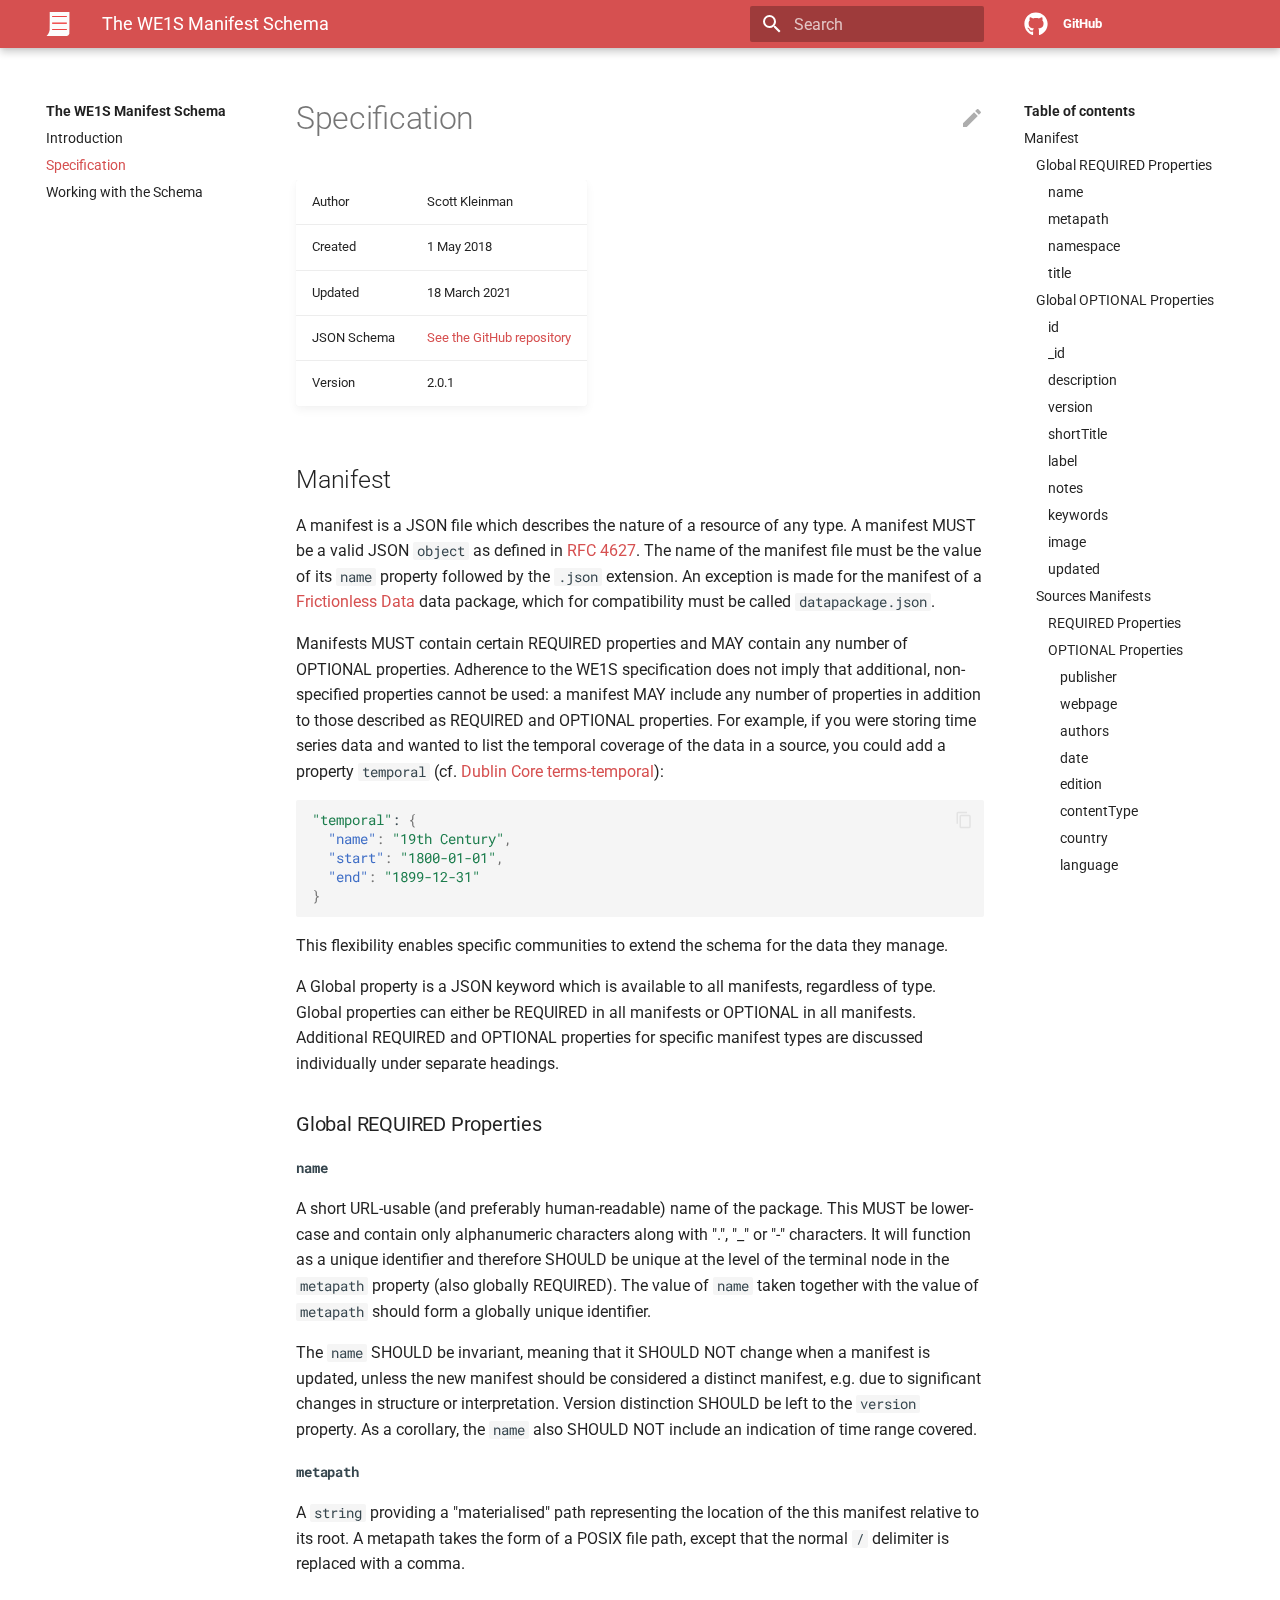
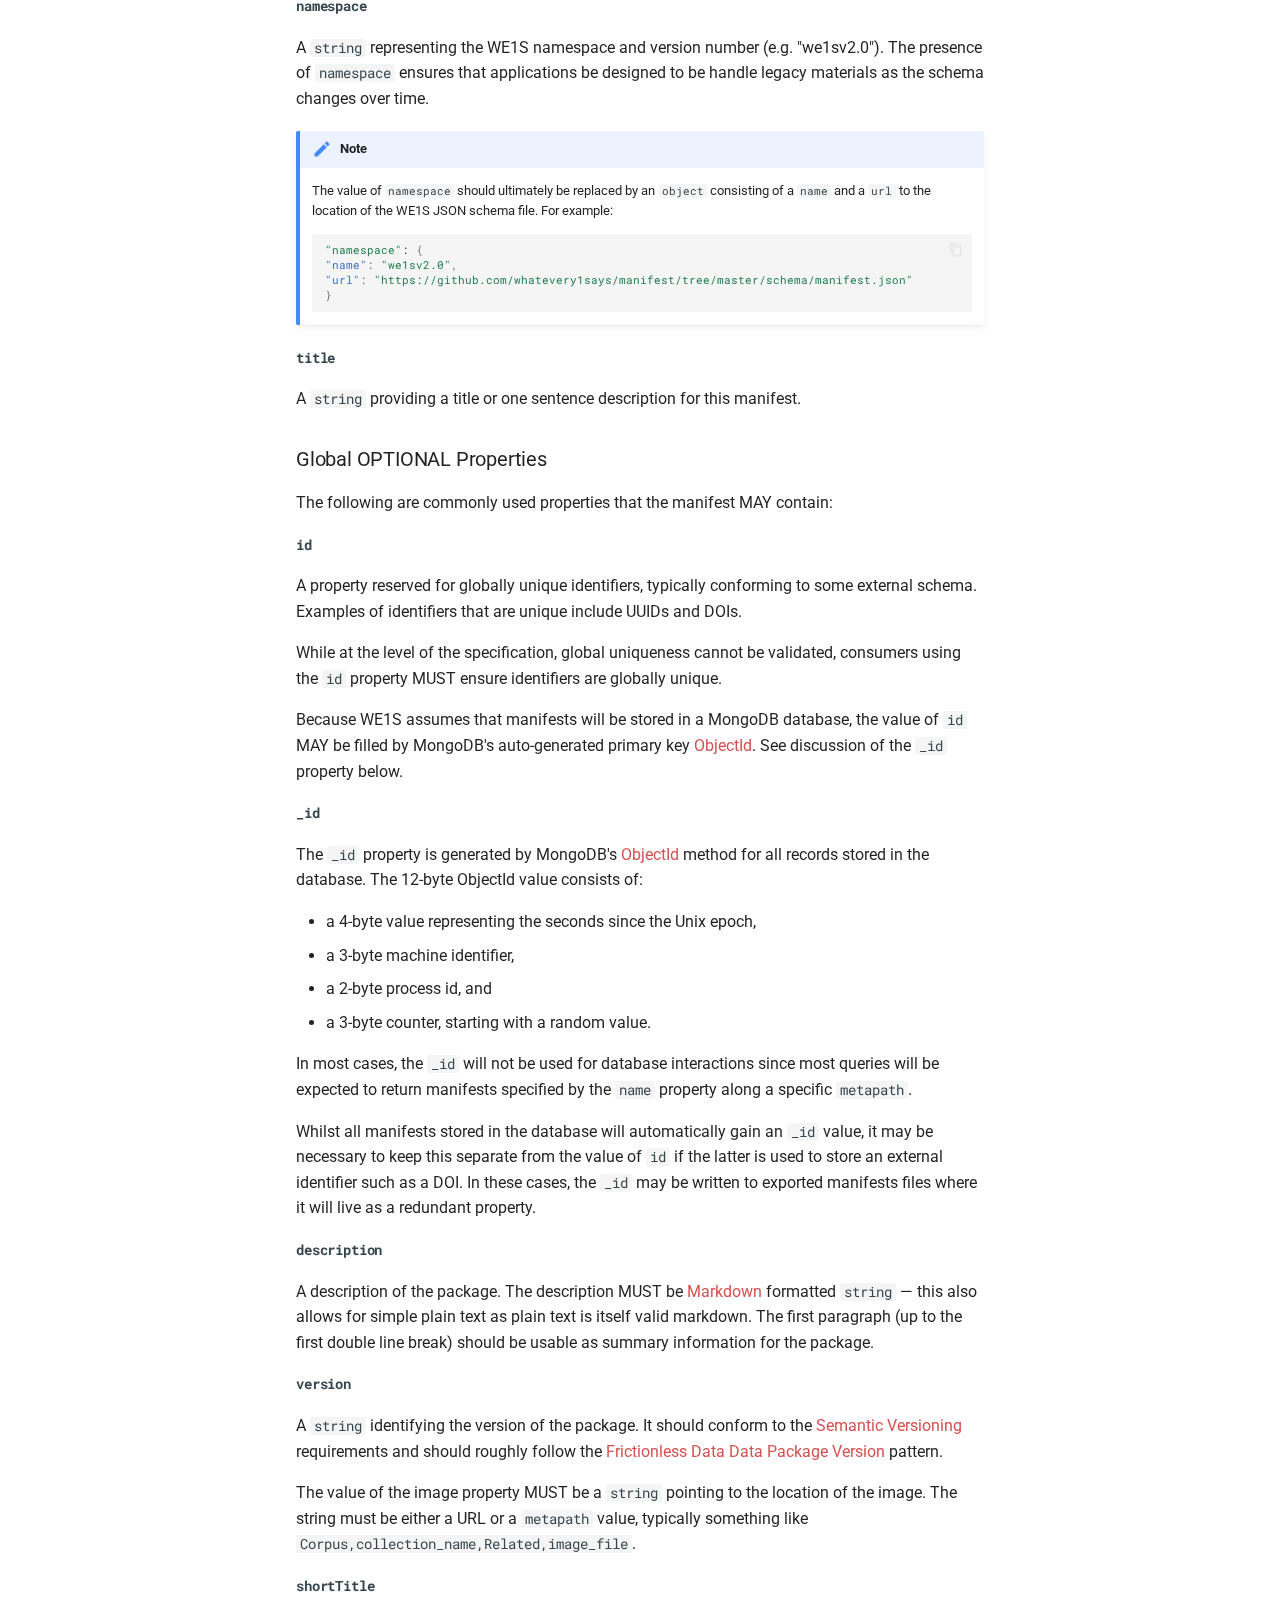
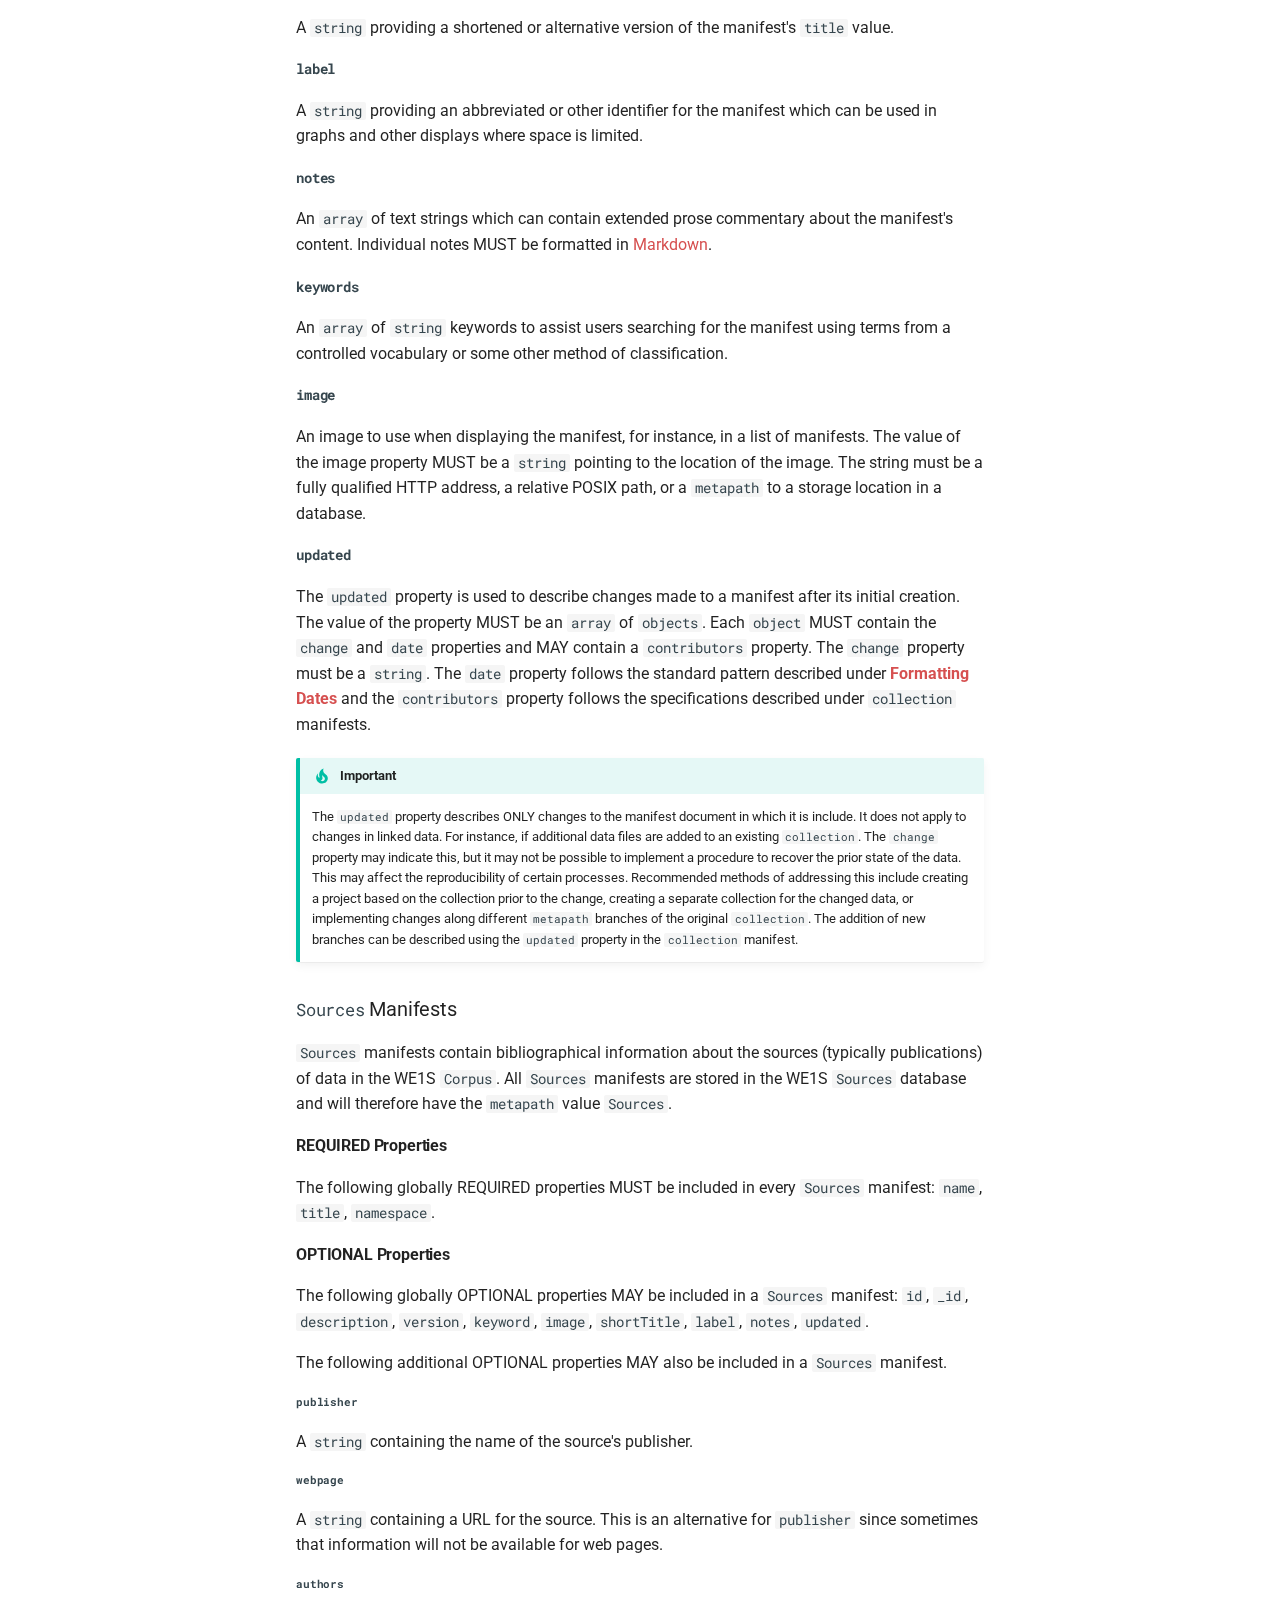
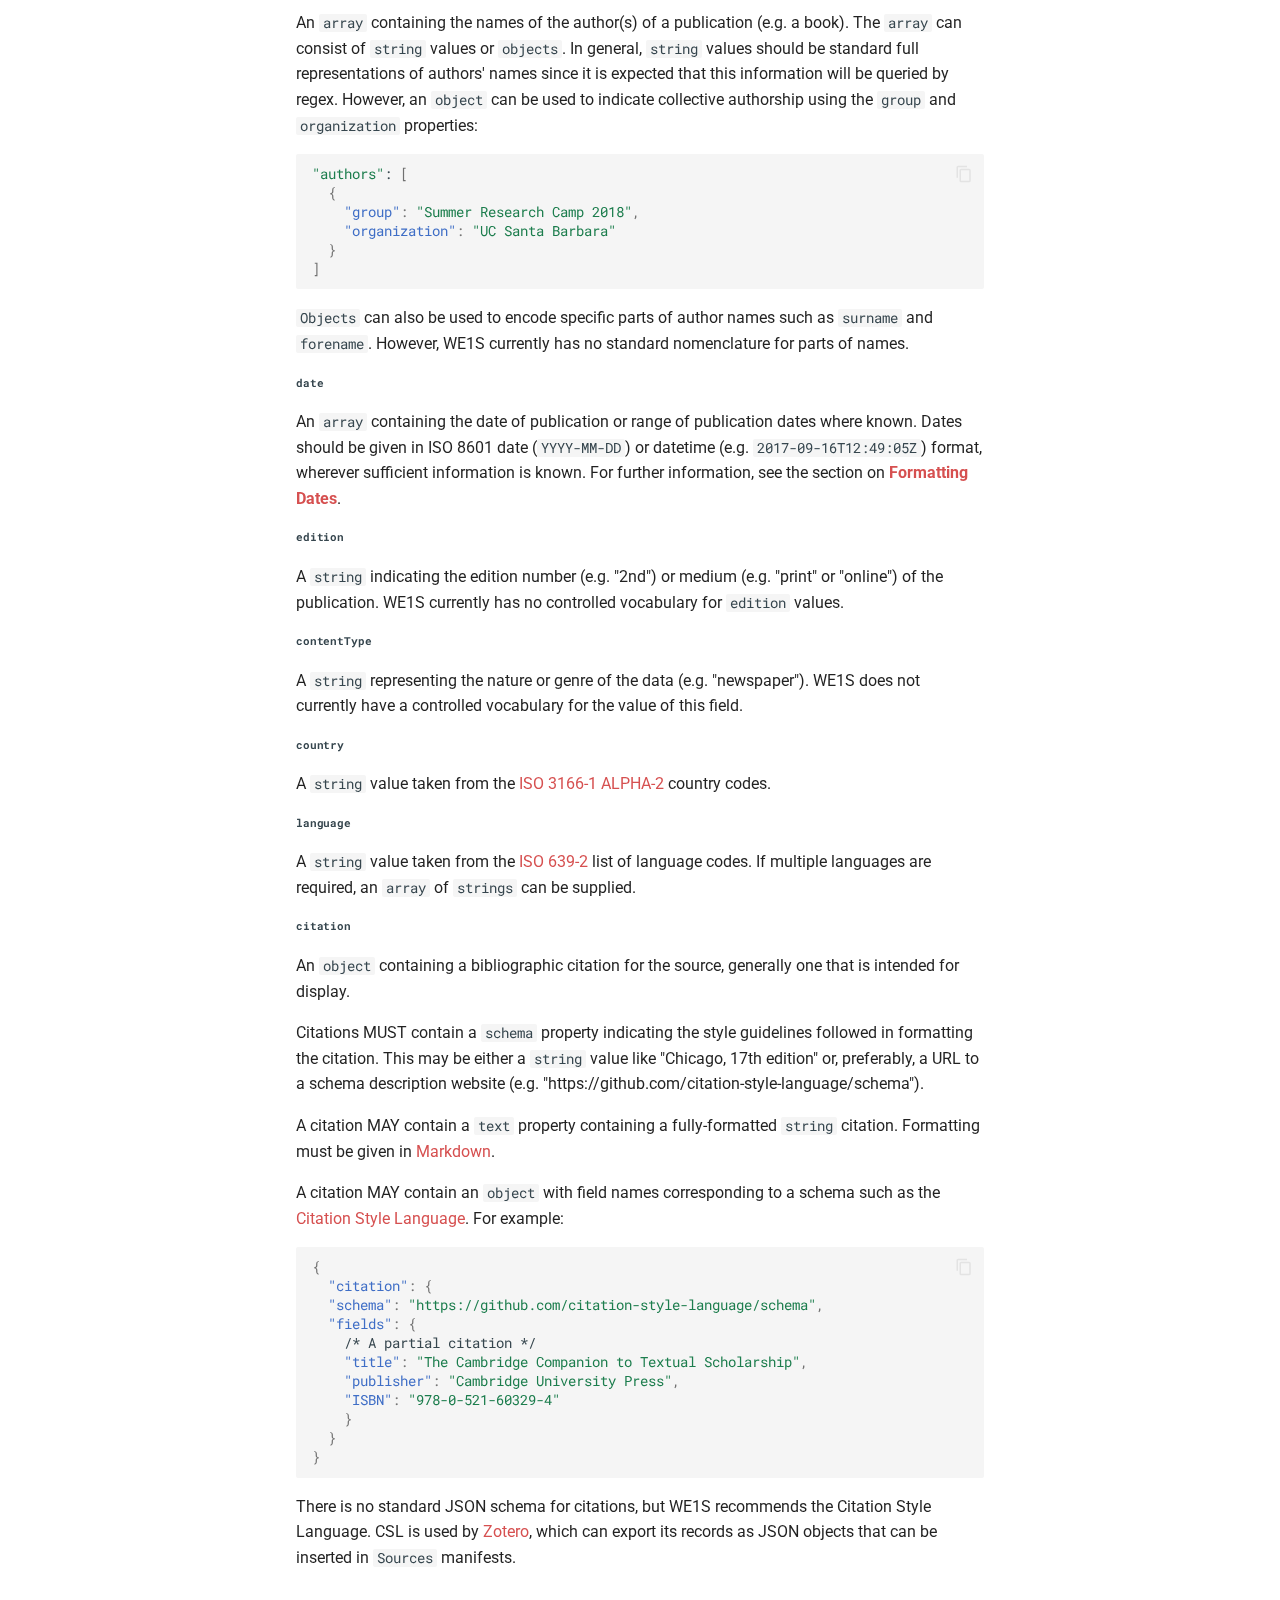
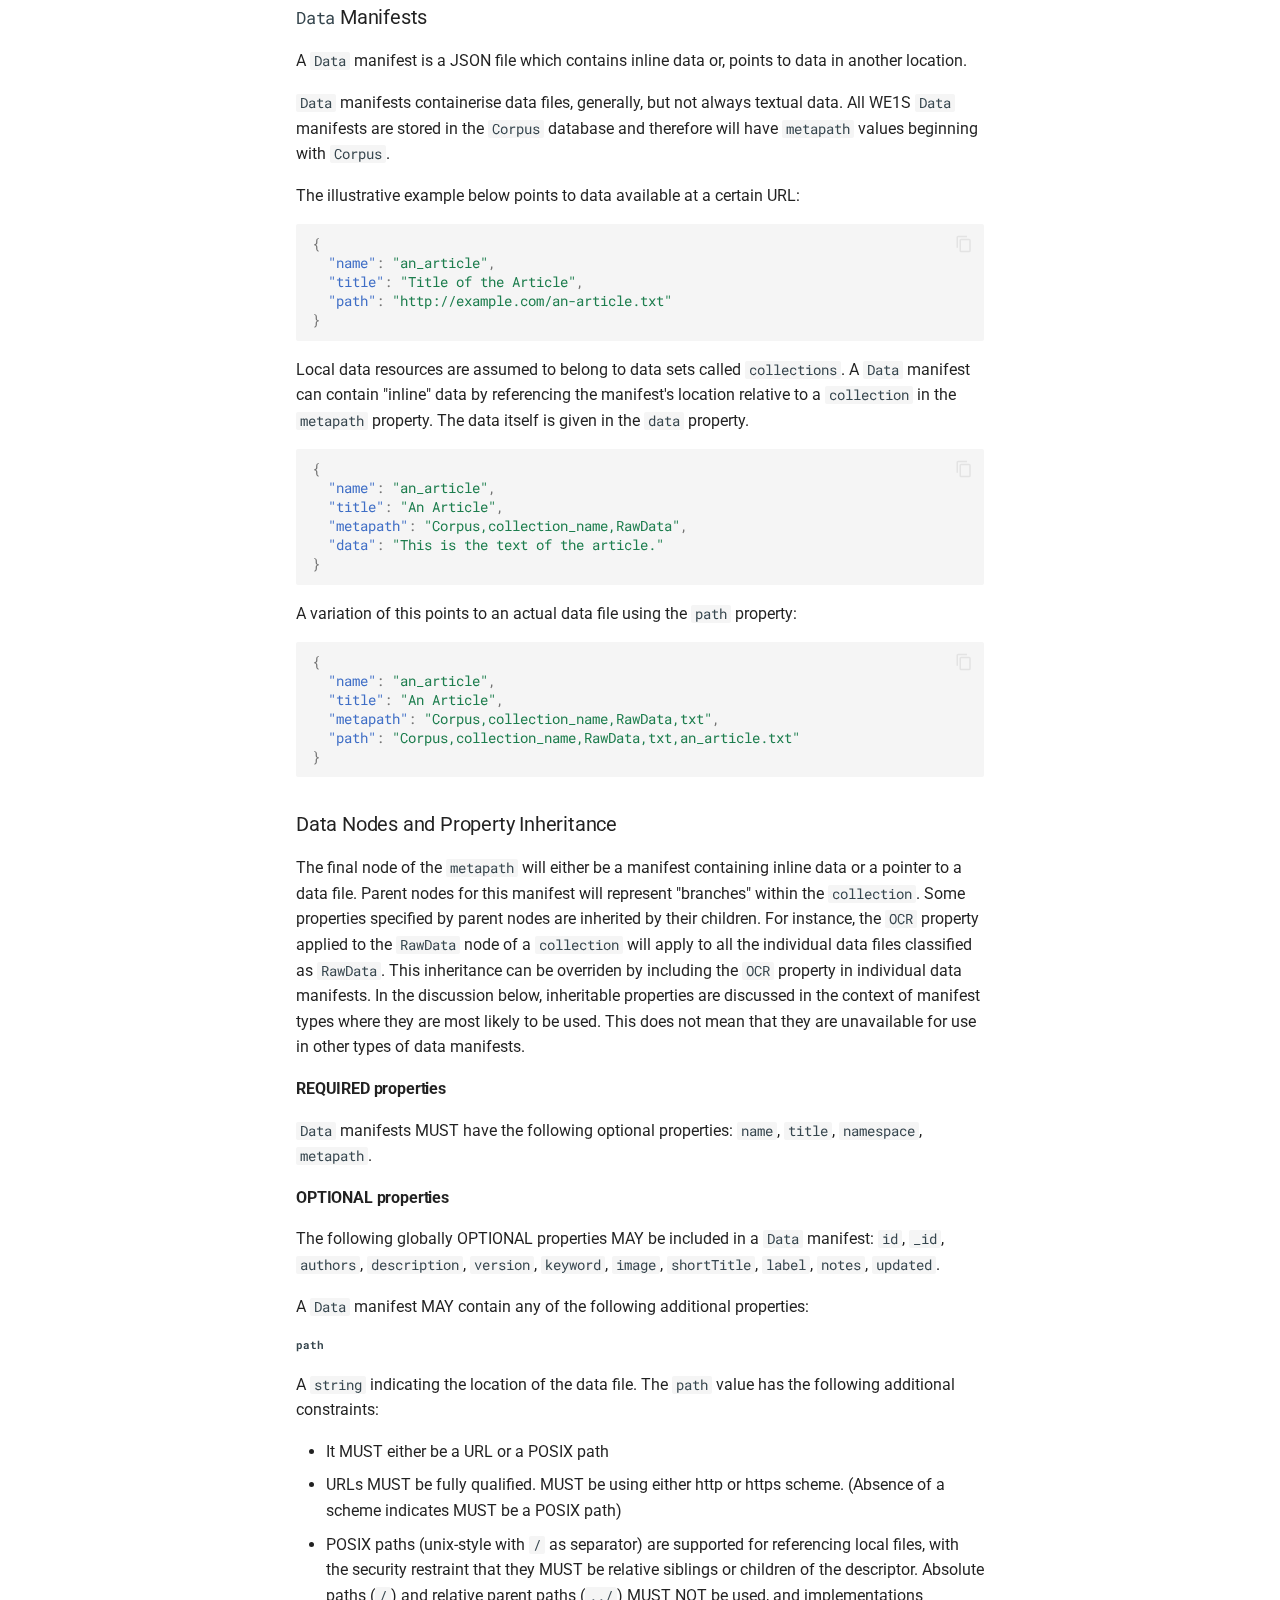
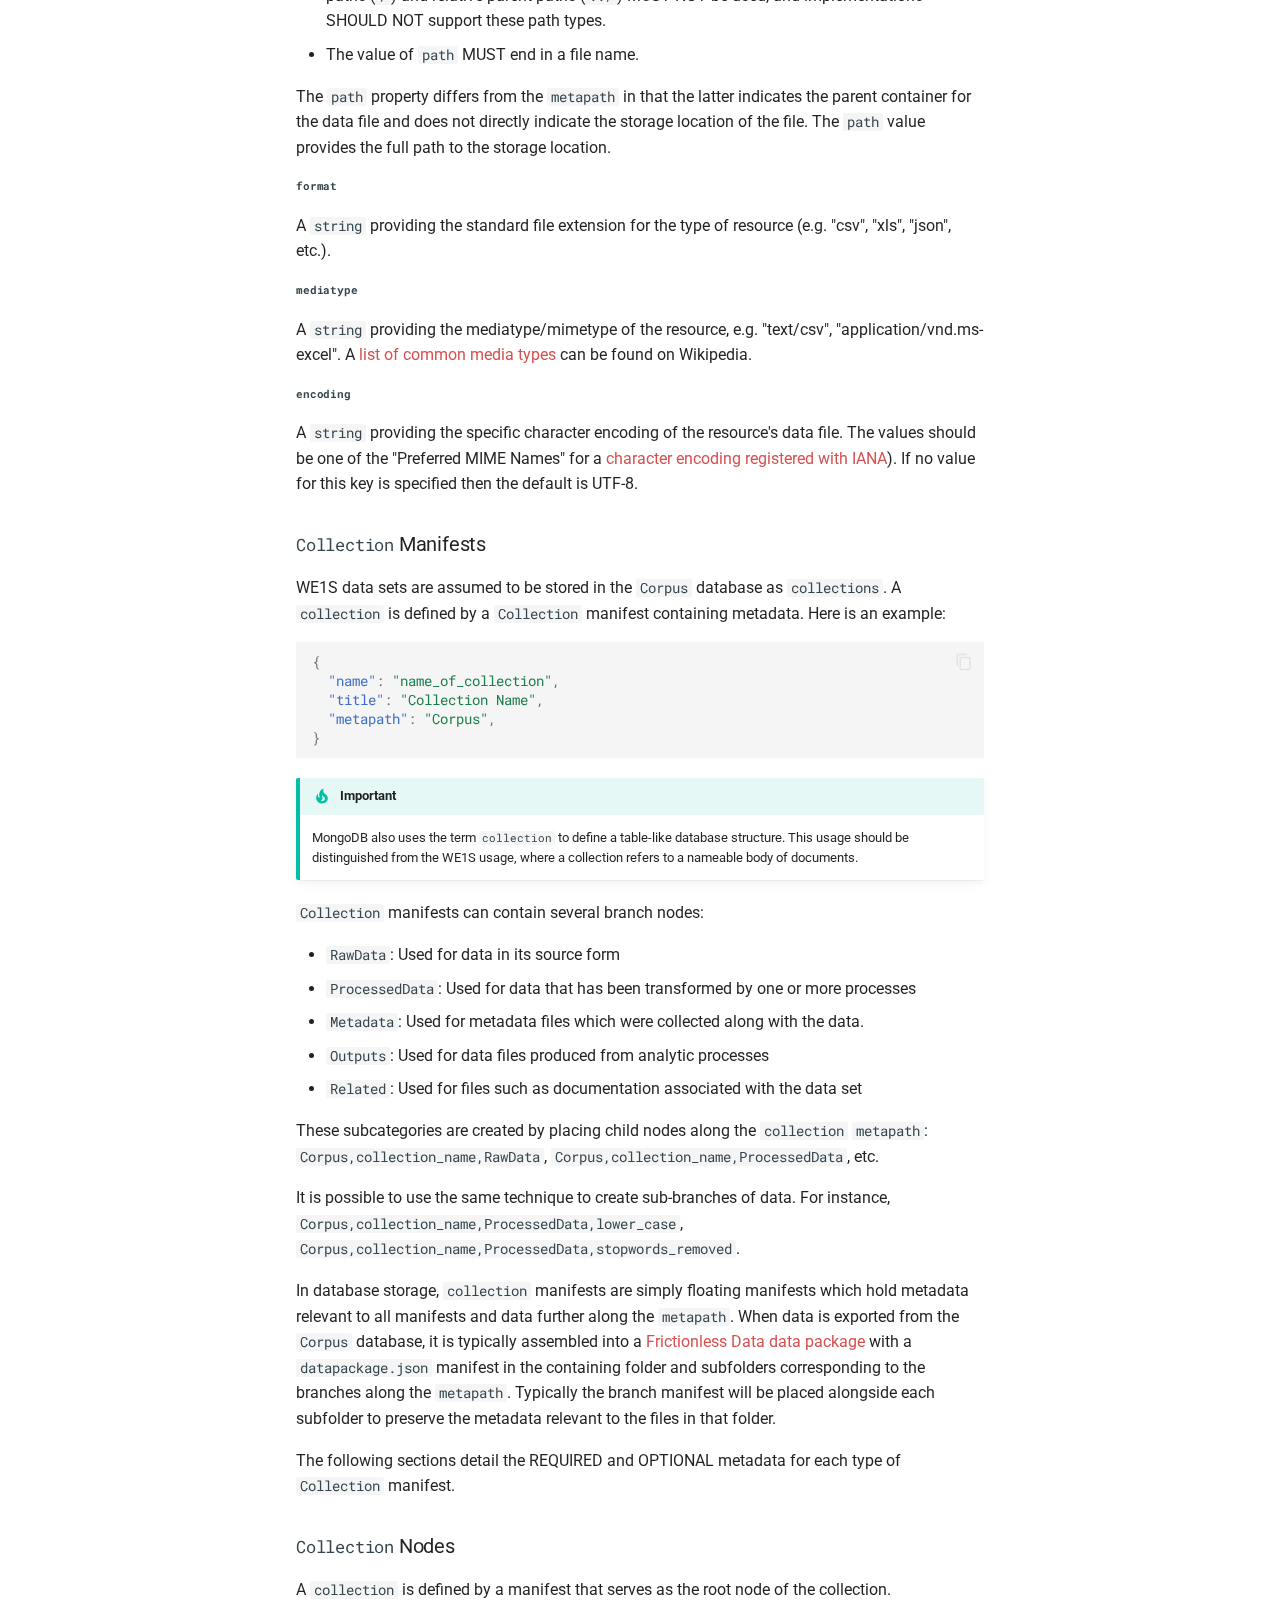
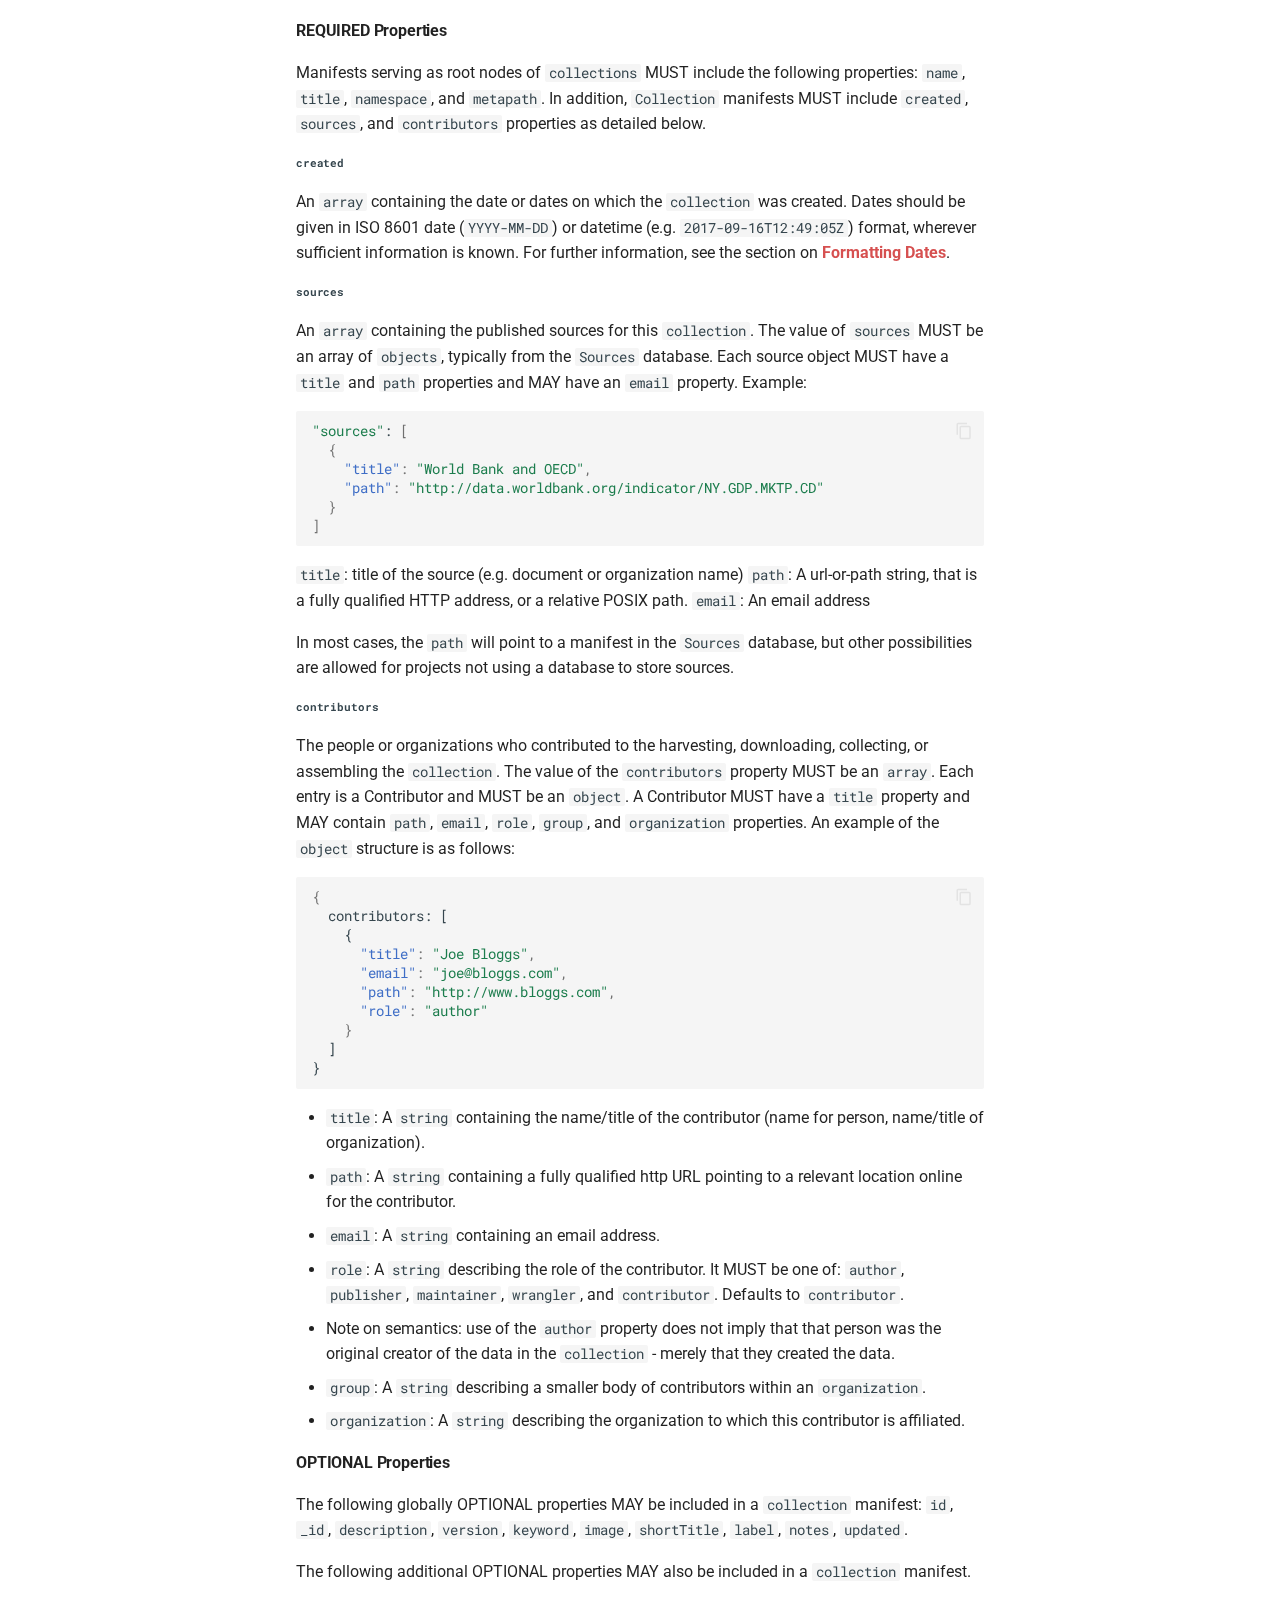
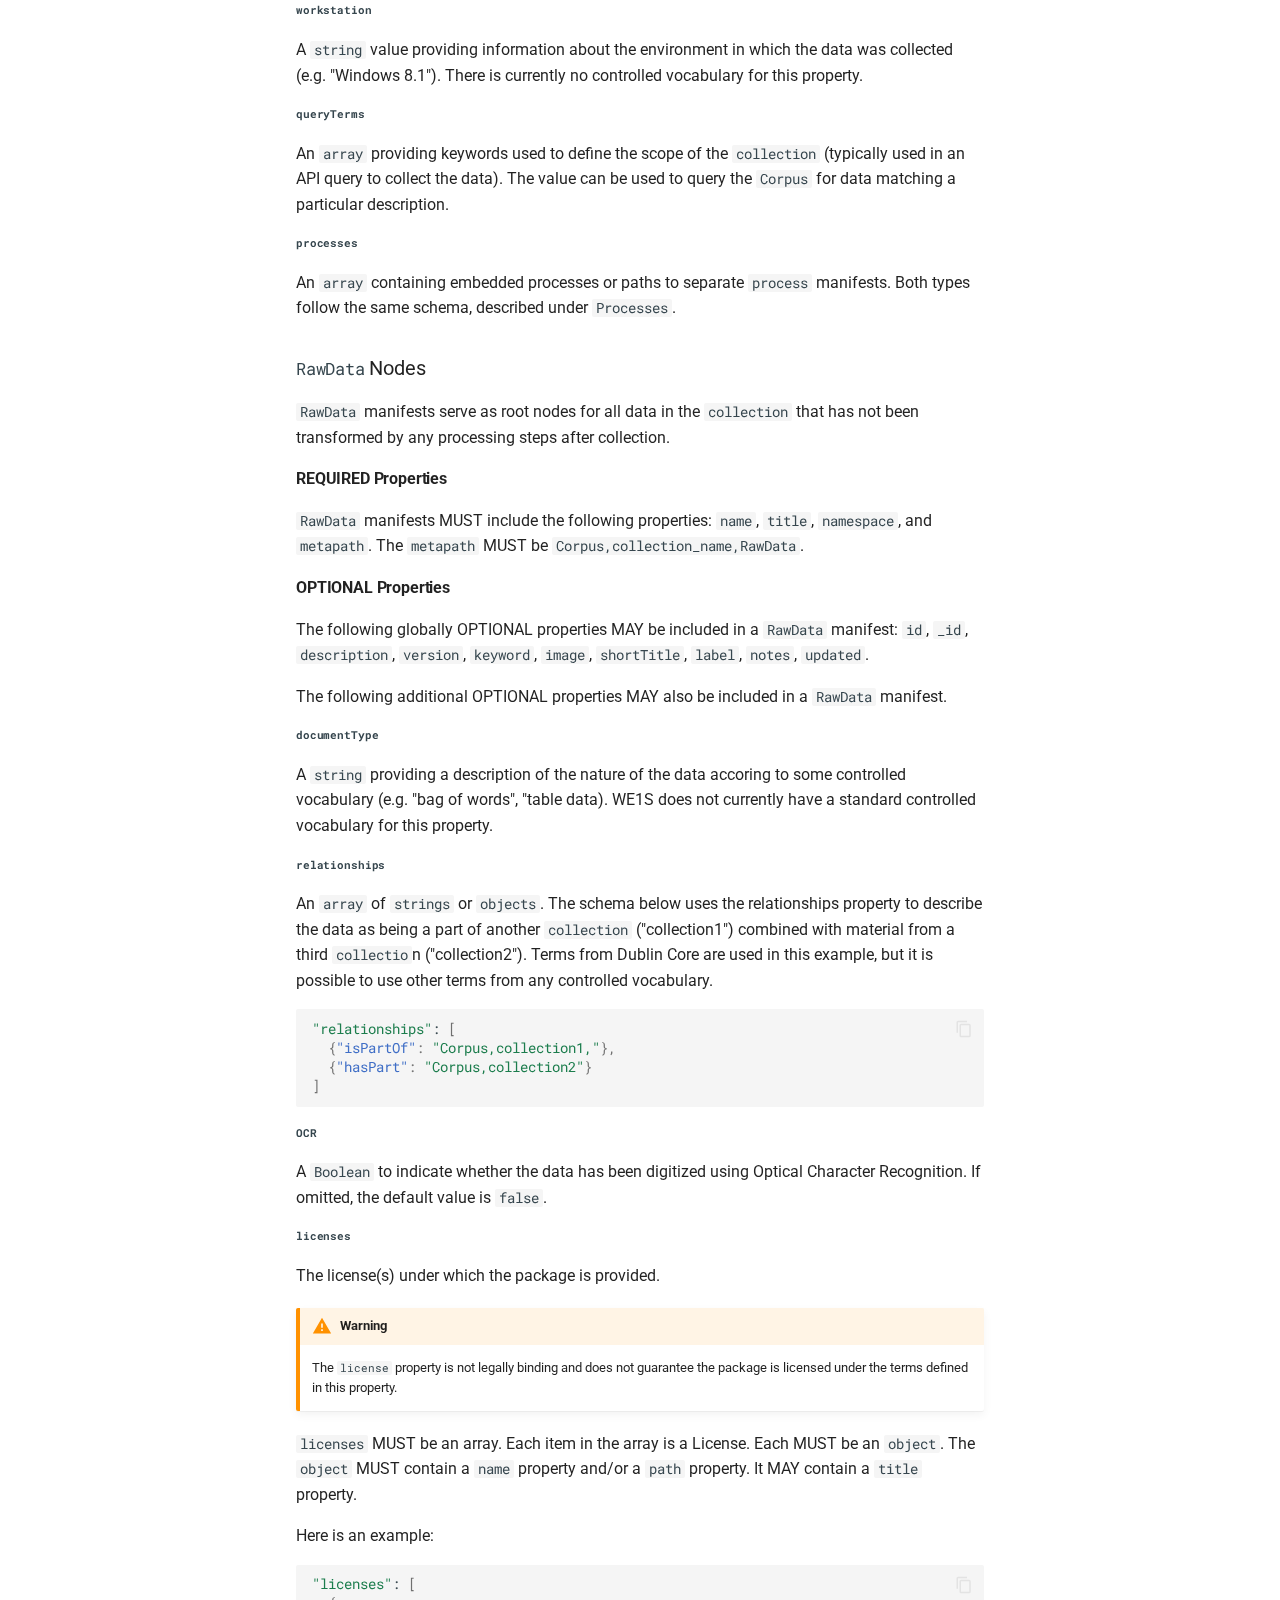
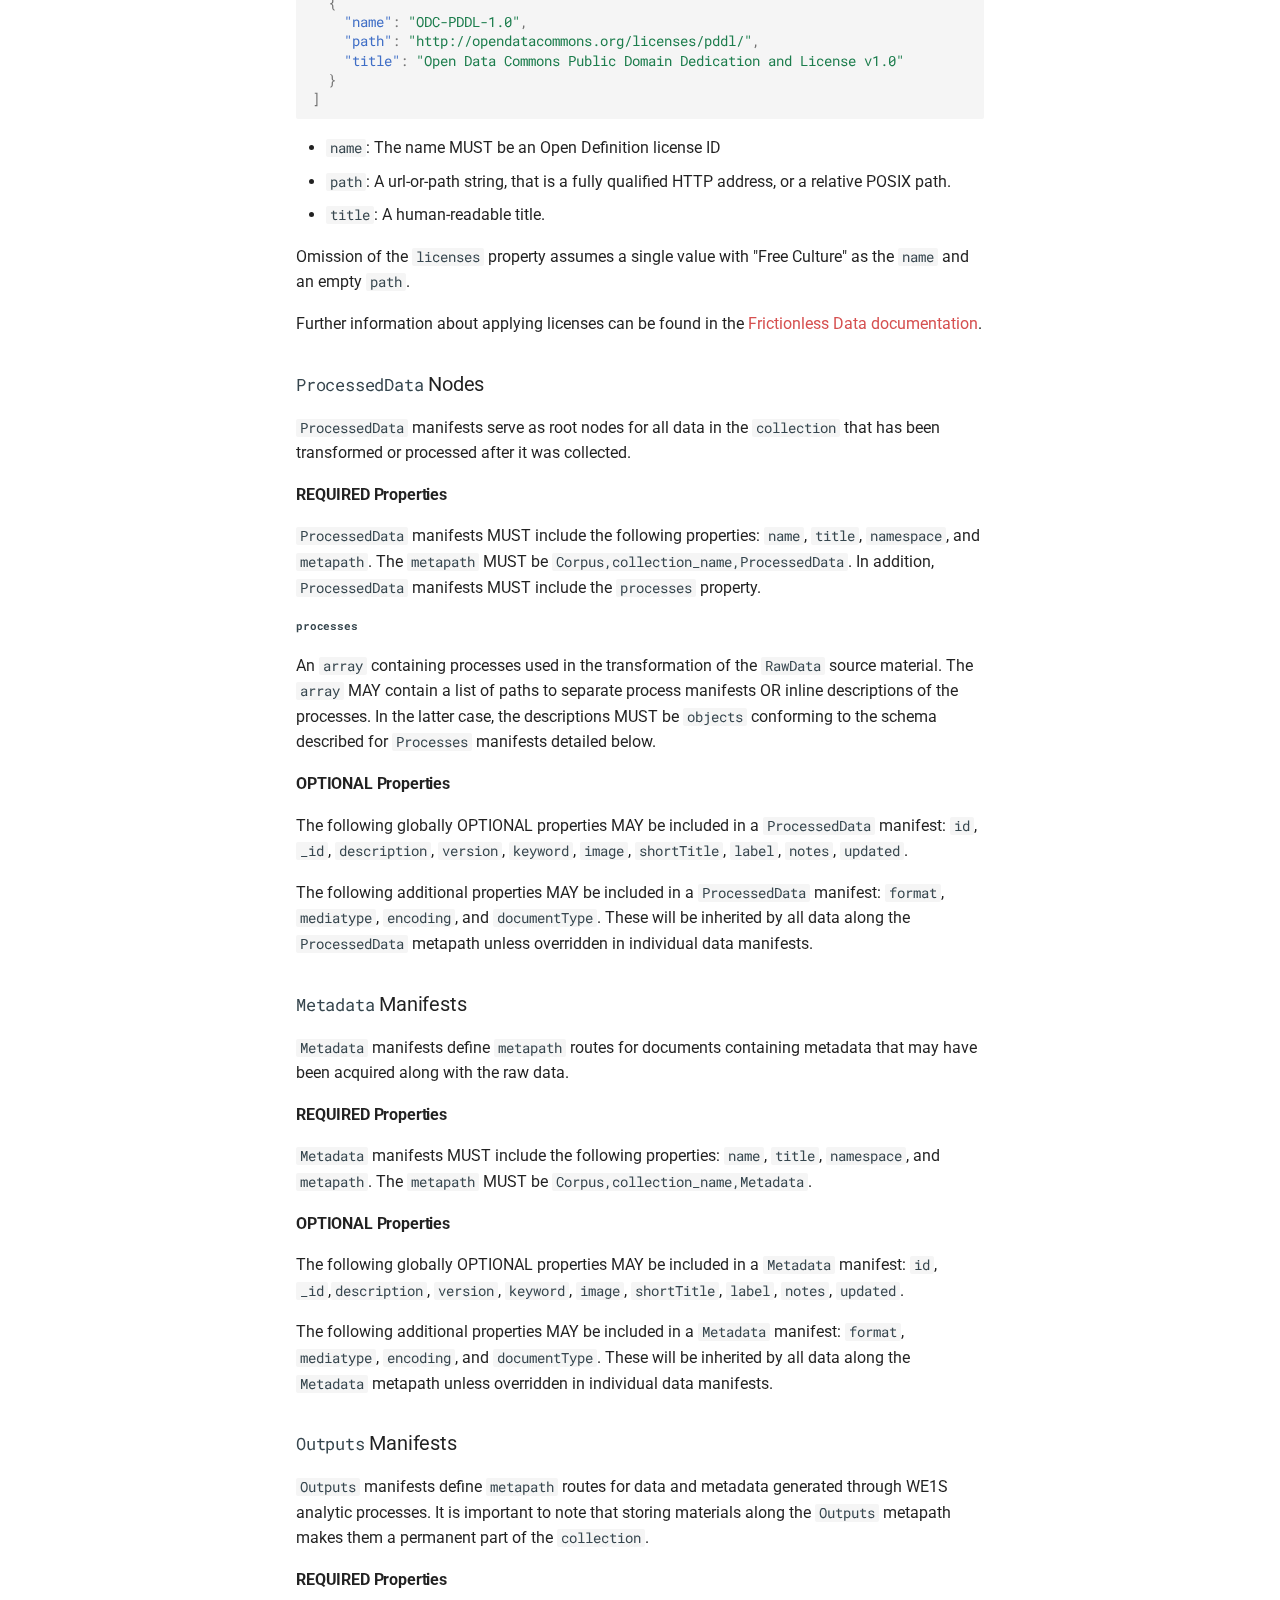
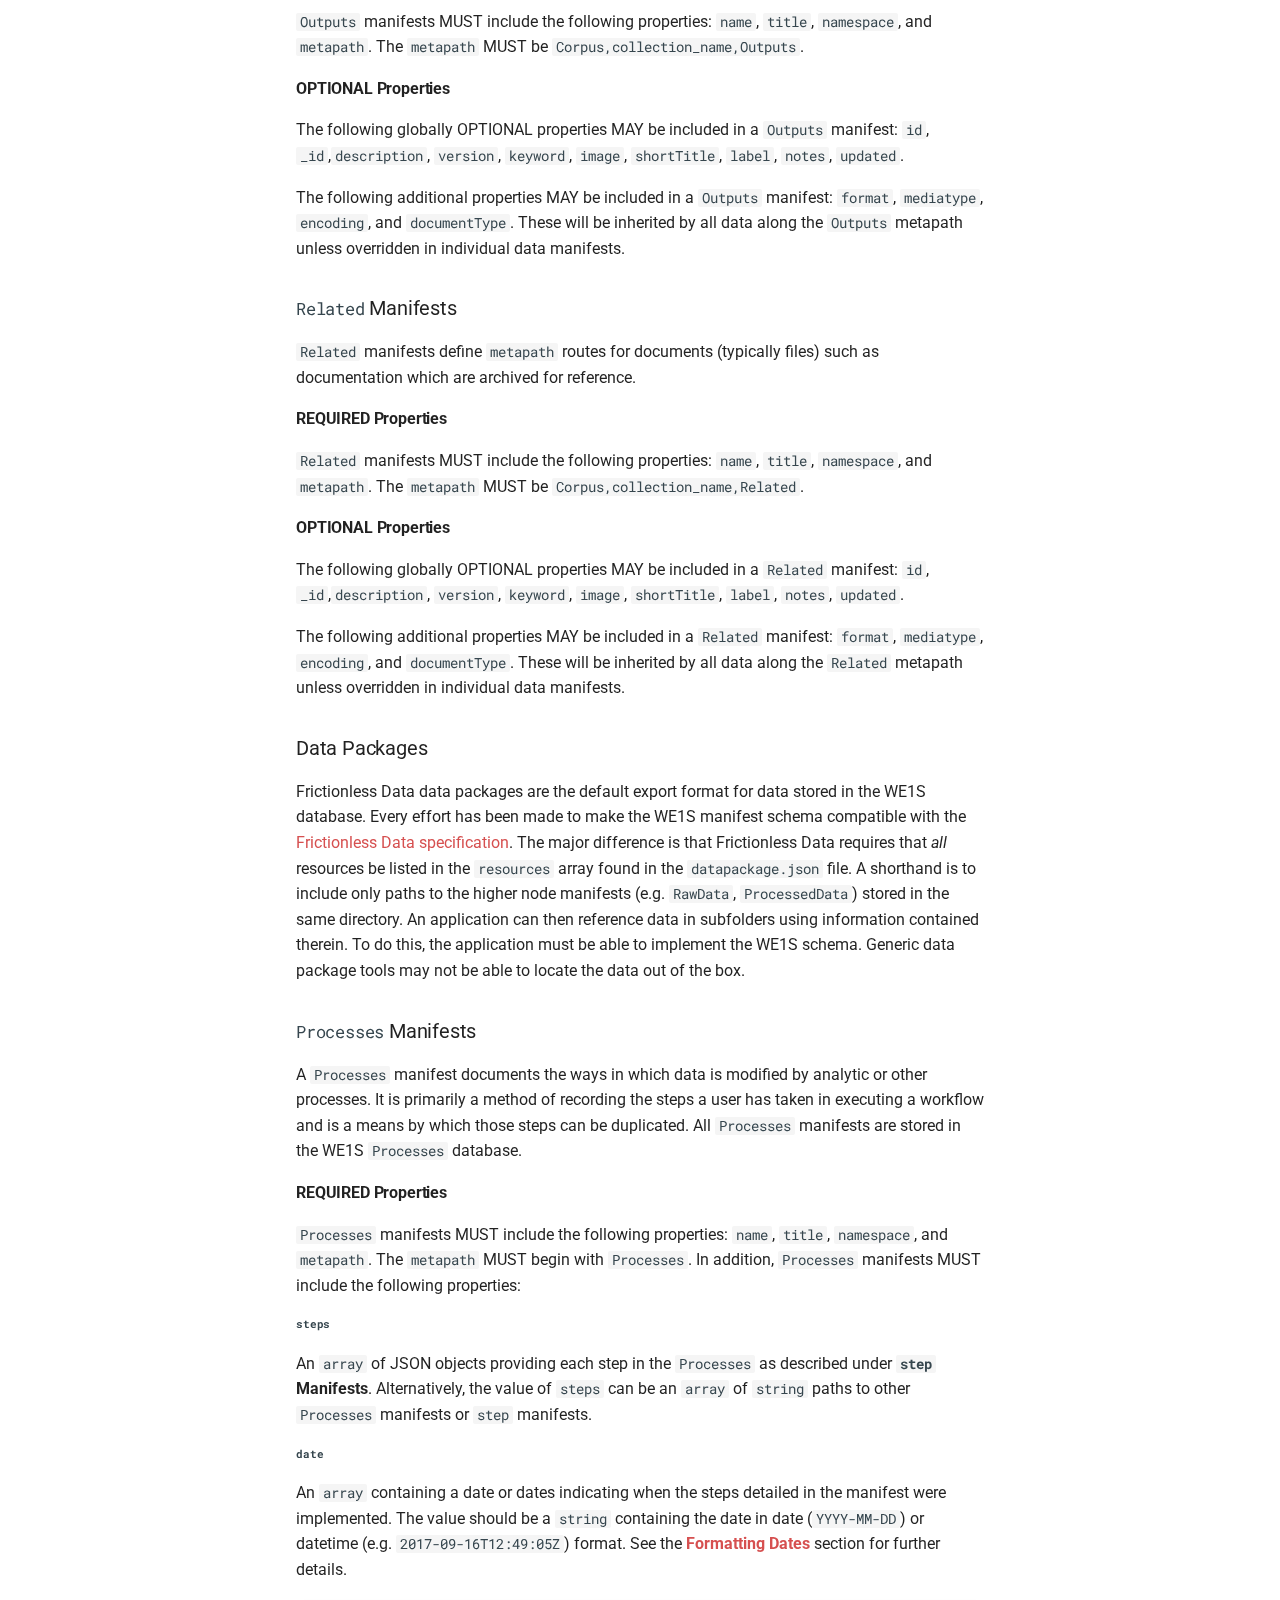
<file: docs/specification/index.html>
<!doctype html>
<html lang="en" class="no-js">
  <head>
    
      <meta charset="utf-8">
      <meta name="viewport" content="width=device-width,initial-scale=1">
      
      
      
      
      <link rel="shortcut icon" href="../img/we1s-logo-3stripes-transparent-25x26-1.png">
      <meta name="generator" content="mkdocs-1.1.2, mkdocs-material-7.0.4">
    
    
      
        <title>Specification - The WE1S Manifest Schema</title>
      
    
    
      <link rel="stylesheet" href="../assets/stylesheets/main.77f3fd56.min.css">
      
        
        <link rel="stylesheet" href="../assets/stylesheets/palette.7fa14f5b.min.css">
        
      
    
    
    
      
        
        <link rel="preconnect" href="https://fonts.gstatic.com" crossorigin>
        <link rel="stylesheet" href="https://fonts.googleapis.com/css?family=Roboto:300,400,400i,700%7CRoboto+Mono&display=fallback">
        <style>:root{--md-text-font-family:"Roboto";--md-code-font-family:"Roboto Mono"}</style>
      
    
    
    
      <link rel="stylesheet" href="../stylesheets/extra.css">
    
    
      
    
    
  </head>
  
  
    
    
      
    
    
    
    
    <body dir="ltr" data-md-color-scheme="we1s" data-md-color-primary="" data-md-color-accent="">
      
  
    
    <input class="md-toggle" data-md-toggle="drawer" type="checkbox" id="__drawer" autocomplete="off">
    <input class="md-toggle" data-md-toggle="search" type="checkbox" id="__search" autocomplete="off">
    <label class="md-overlay" for="__drawer"></label>
    <div data-md-component="skip">
      
        
        <a href="#specification" class="md-skip">
          Skip to content
        </a>
      
    </div>
    <div data-md-component="announce">
      
    </div>
    
      

<header class="md-header" data-md-component="header">
  <nav class="md-header__inner md-grid" aria-label="Header">
    <a href=".." title="The WE1S Manifest Schema" class="md-header__button md-logo" aria-label="The WE1S Manifest Schema">
      
  
  <svg id="svg" version="1.1" xmlns="http://www.w3.org/2000/svg" xmlns:xlink="http://www.w3.org/1999/xlink" width="400" height="419.8250728862974" viewBox="0, 0, 400,419.8250728862974"><g id="svgg"><path id="path0" d="M55.199 146.550 C 55.199 256.211,55.087 293.100,54.755 293.100 C 54.433 293.100,54.385 294.175,54.578 296.987 C 54.753 299.518,54.709 300.875,54.454 300.875 C 54.207 300.875,54.149 301.806,54.298 303.401 C 54.462 305.154,54.400 305.928,54.097 305.928 C 53.802 305.928,53.737 306.498,53.899 307.677 C 54.066 308.899,54.000 309.427,53.680 309.427 C 53.365 309.427,53.301 309.856,53.476 310.787 C 53.652 311.728,53.587 312.148,53.265 312.148 C 52.936 312.148,52.876 312.607,53.061 313.703 C 53.243 314.779,53.184 315.258,52.870 315.258 C 52.568 315.258,52.502 315.648,52.672 316.424 C 52.831 317.144,52.772 317.590,52.519 317.590 C 52.271 317.590,52.201 318.050,52.342 318.756 C 52.488 319.486,52.416 319.922,52.148 319.922 C 51.880 319.922,51.807 320.358,51.953 321.088 C 52.104 321.841,52.029 322.255,51.742 322.255 C 51.462 322.255,51.387 322.614,51.541 323.226 C 51.698 323.850,51.621 324.198,51.328 324.198 C 51.048 324.198,50.966 324.499,51.118 324.976 C 51.261 325.428,51.187 325.753,50.942 325.753 C 50.686 325.753,50.616 326.135,50.764 326.725 C 50.916 327.331,50.843 327.697,50.569 327.697 C 50.296 327.697,50.223 328.062,50.375 328.669 C 50.515 329.227,50.451 329.640,50.224 329.640 C 50.007 329.640,49.921 329.990,50.033 330.418 C 50.152 330.872,50.045 331.195,49.776 331.195 C 49.493 331.195,49.411 331.494,49.563 331.973 C 49.710 332.438,49.633 332.750,49.368 332.750 C 49.104 332.750,49.026 333.062,49.174 333.528 C 49.322 333.993,49.244 334.305,48.980 334.305 C 48.715 334.305,48.637 334.617,48.785 335.083 C 48.924 335.519,48.855 335.860,48.629 335.860 C 48.408 335.860,48.327 336.122,48.450 336.443 C 48.573 336.764,48.469 337.026,48.218 337.026 C 47.938 337.026,47.857 337.328,48.008 337.804 C 48.156 338.269,48.078 338.581,47.813 338.581 C 47.549 338.581,47.471 338.893,47.619 339.359 C 47.757 339.795,47.689 340.136,47.463 340.136 C 47.242 340.136,47.161 340.398,47.284 340.719 C 47.407 341.040,47.302 341.302,47.051 341.302 C 46.772 341.302,46.690 341.604,46.842 342.080 C 46.980 342.516,46.911 342.857,46.686 342.857 C 46.464 342.857,46.384 343.120,46.507 343.440 C 46.630 343.761,46.542 344.023,46.312 344.023 C 46.082 344.023,45.995 344.286,46.118 344.606 C 46.241 344.927,46.154 345.190,45.924 345.190 C 45.694 345.190,45.606 345.452,45.729 345.773 C 45.852 346.093,45.765 346.356,45.535 346.356 C 45.305 346.356,45.217 346.618,45.340 346.939 C 45.464 347.259,45.360 347.522,45.111 347.522 C 44.862 347.522,44.766 347.697,44.898 347.911 C 45.030 348.124,44.941 348.299,44.700 348.299 C 44.439 348.299,44.362 348.613,44.509 349.077 C 44.648 349.513,44.579 349.854,44.353 349.854 C 44.132 349.854,44.051 350.117,44.174 350.437 C 44.297 350.758,44.194 351.020,43.945 351.020 C 43.695 351.020,43.600 351.195,43.732 351.409 C 43.864 351.623,43.792 351.798,43.573 351.798 C 43.353 351.798,43.274 352.060,43.397 352.381 C 43.520 352.702,43.417 352.964,43.167 352.964 C 42.918 352.964,42.822 353.139,42.954 353.353 C 43.086 353.567,43.015 353.741,42.795 353.741 C 42.575 353.741,42.496 354.004,42.619 354.325 C 42.742 354.645,42.639 354.908,42.390 354.908 C 42.141 354.908,42.045 355.083,42.177 355.296 C 42.309 355.510,42.213 355.685,41.964 355.685 C 41.715 355.685,41.611 355.948,41.734 356.268 C 41.857 356.589,41.778 356.851,41.559 356.851 C 41.339 356.851,41.267 357.026,41.399 357.240 C 41.532 357.454,41.436 357.629,41.186 357.629 C 40.937 357.629,40.834 357.891,40.957 358.212 C 41.080 358.533,41.017 358.795,40.816 358.795 C 40.616 358.795,40.564 359.086,40.700 359.442 C 40.866 359.874,40.799 359.996,40.498 359.810 C 40.204 359.629,40.128 359.741,40.279 360.135 C 40.407 360.468,40.307 360.739,40.058 360.739 C 39.808 360.739,39.712 360.914,39.845 361.127 C 39.977 361.341,39.889 361.516,39.650 361.516 C 39.411 361.516,39.324 361.691,39.456 361.905 C 39.588 362.119,39.500 362.293,39.261 362.293 C 39.022 362.293,38.935 362.468,39.067 362.682 C 39.199 362.896,39.128 363.071,38.908 363.071 C 38.688 363.071,38.620 363.362,38.757 363.718 C 38.922 364.150,38.855 364.272,38.554 364.086 C 38.260 363.904,38.184 364.017,38.336 364.411 C 38.463 364.744,38.364 365.015,38.114 365.015 C 37.865 365.015,37.769 365.190,37.901 365.403 C 38.033 365.617,37.946 365.792,37.707 365.792 C 37.467 365.792,37.380 365.967,37.512 366.181 C 37.644 366.395,37.557 366.569,37.318 366.569 C 37.079 366.569,36.991 366.744,37.123 366.958 C 37.256 367.172,37.168 367.347,36.929 367.347 C 36.690 367.347,36.603 367.522,36.735 367.736 C 36.867 367.949,36.795 368.124,36.575 368.124 C 36.356 368.124,36.276 368.385,36.398 368.704 C 36.525 369.035,36.354 369.386,36.000 369.522 C 35.658 369.653,35.475 369.917,35.594 370.109 C 35.712 370.300,35.613 370.457,35.374 370.457 C 35.135 370.457,35.048 370.632,35.180 370.845 C 35.312 371.059,35.224 371.234,34.985 371.234 C 34.746 371.234,34.659 371.409,34.791 371.623 C 34.923 371.837,34.836 372.012,34.597 372.012 C 34.358 372.012,34.270 372.187,34.402 372.400 C 34.534 372.614,34.447 372.789,34.208 372.789 C 33.969 372.789,33.881 372.964,34.014 373.178 C 34.146 373.392,34.058 373.567,33.819 373.567 C 33.580 373.567,33.493 373.741,33.625 373.955 C 33.757 374.169,33.670 374.344,33.431 374.344 C 33.191 374.344,33.104 374.519,33.236 374.733 C 33.368 374.947,33.262 375.121,33.000 375.121 C 32.738 375.121,32.637 375.235,32.777 375.375 C 32.916 375.514,32.726 375.877,32.355 376.181 C 31.906 376.550,31.875 376.650,32.264 376.482 C 32.653 376.314,32.623 376.414,32.173 376.783 C 31.802 377.087,31.613 377.450,31.752 377.589 C 31.891 377.729,31.772 377.843,31.487 377.843 C 31.202 377.843,31.082 377.956,31.222 378.096 C 31.361 378.235,31.171 378.598,30.801 378.902 C 30.351 379.271,30.320 379.371,30.709 379.203 C 31.099 379.035,31.068 379.135,30.618 379.504 C 30.247 379.809,30.058 380.171,30.197 380.311 C 30.336 380.450,30.217 380.564,29.932 380.564 C 29.647 380.564,29.528 380.678,29.667 380.817 C 29.806 380.956,29.616 381.319,29.246 381.623 C 28.796 381.992,28.765 382.092,29.155 381.924 C 29.475 381.786,29.398 381.948,28.983 382.284 C 28.568 382.621,28.383 382.896,28.571 382.896 C 28.760 382.896,28.575 383.171,28.160 383.508 C 27.745 383.844,27.668 384.004,27.988 383.863 C 28.309 383.722,28.134 383.986,27.600 384.451 C 27.065 384.916,26.890 385.178,27.211 385.034 C 27.532 384.890,27.357 385.152,26.822 385.617 C 26.288 386.082,26.113 386.346,26.433 386.205 C 26.754 386.064,26.677 386.224,26.262 386.560 C 25.847 386.897,25.662 387.172,25.850 387.172 C 26.039 387.172,25.854 387.447,25.439 387.784 C 25.024 388.120,24.947 388.280,25.267 388.139 C 25.588 387.998,25.413 388.262,24.879 388.727 C 24.344 389.192,24.169 389.454,24.490 389.310 C 24.810 389.166,24.636 389.428,24.101 389.893 C 23.567 390.358,23.392 390.620,23.712 390.476 C 24.033 390.332,23.858 390.595,23.324 391.059 C 22.789 391.524,22.614 391.782,22.935 391.633 C 23.256 391.485,23.072 391.775,22.528 392.280 C 21.983 392.784,21.729 393.110,21.963 393.003 C 22.197 392.896,21.943 393.221,21.398 393.726 C 20.854 394.230,20.671 394.517,20.991 394.363 C 21.312 394.210,21.129 394.497,20.584 395.001 C 20.040 395.506,19.785 395.831,20.019 395.724 C 20.253 395.617,19.999 395.942,19.455 396.447 C 18.910 396.951,18.727 397.238,19.048 397.085 C 19.368 396.931,19.185 397.218,18.641 397.722 C 18.096 398.227,17.921 398.483,18.252 398.291 C 18.583 398.100,18.232 398.537,17.473 399.263 C 16.713 399.989,16.371 400.408,16.712 400.194 C 17.053 399.981,16.705 400.418,15.938 401.166 C 15.171 401.914,14.822 402.352,15.163 402.138 C 15.505 401.924,15.162 402.343,14.403 403.069 C 13.644 403.795,13.372 404.160,13.800 403.880 C 14.227 403.600,13.867 404.056,13.000 404.893 C 12.132 405.729,11.784 406.152,12.227 405.831 C 12.669 405.510,11.880 406.385,10.474 407.775 C 9.067 409.164,8.636 409.689,9.516 408.941 C 10.396 408.192,9.523 409.155,7.576 411.079 C 5.629 413.003,4.843 413.878,5.829 413.022 C 6.815 412.167,5.921 413.129,3.841 415.160 C 1.759 417.194,0.149 419.072,0.258 419.341 C 0.520 419.991,356.074 420.057,356.074 419.407 C 356.074 419.172,356.408 419.101,356.851 419.242 C 357.327 419.393,357.629 419.312,357.629 419.032 C 357.629 418.781,357.891 418.676,358.212 418.799 C 358.533 418.923,358.795 418.835,358.795 418.605 C 358.795 418.375,359.057 418.288,359.378 418.411 C 359.699 418.534,359.961 418.455,359.961 418.235 C 359.961 418.015,360.136 417.944,360.350 418.076 C 360.564 418.208,360.739 418.112,360.739 417.863 C 360.739 417.613,361.001 417.510,361.322 417.633 C 361.642 417.756,361.905 417.669,361.905 417.439 C 361.905 417.209,362.167 417.121,362.488 417.245 C 362.809 417.368,363.071 417.289,363.071 417.069 C 363.071 416.849,363.246 416.777,363.460 416.910 C 363.673 417.042,363.848 416.946,363.848 416.697 C 363.848 416.447,364.119 416.347,364.452 416.475 C 364.846 416.626,364.958 416.550,364.777 416.256 C 364.591 415.955,364.713 415.888,365.145 416.054 C 365.501 416.190,365.792 416.122,365.792 415.903 C 365.792 415.683,365.967 415.611,366.181 415.743 C 366.395 415.876,366.569 415.788,366.569 415.549 C 366.569 415.310,366.744 415.223,366.958 415.355 C 367.172 415.487,367.347 415.399,367.347 415.160 C 367.347 414.921,367.522 414.834,367.736 414.966 C 367.949 415.098,368.124 415.002,368.124 414.753 C 368.124 414.504,368.382 414.399,368.697 414.520 C 369.013 414.641,369.444 414.442,369.657 414.075 C 369.870 413.710,370.050 413.576,370.056 413.777 C 370.063 413.978,370.343 413.803,370.680 413.388 C 371.016 412.973,371.178 412.896,371.040 413.217 C 370.872 413.606,370.972 413.575,371.341 413.126 C 371.645 412.755,372.008 412.565,372.147 412.704 C 372.286 412.844,372.400 412.760,372.400 412.518 C 372.400 412.276,372.771 411.879,373.225 411.637 C 373.890 411.281,373.994 411.297,373.765 411.720 C 373.609 412.009,373.894 411.799,374.399 411.255 C 374.903 410.710,375.159 410.535,374.968 410.866 C 374.776 411.197,375.213 410.846,375.939 410.087 C 376.665 409.327,377.085 408.984,376.871 409.323 C 376.657 409.662,377.182 409.224,378.037 408.350 C 378.892 407.476,379.329 407.124,379.009 407.568 C 378.688 408.012,379.529 407.196,380.876 405.755 C 382.224 404.313,384.326 402.210,385.547 401.081 C 386.769 399.952,387.493 399.203,387.158 399.417 C 386.823 399.631,387.170 399.212,387.929 398.486 C 388.689 397.760,389.041 397.322,388.712 397.514 C 388.383 397.705,388.564 397.425,389.116 396.890 C 389.667 396.356,389.862 396.093,389.549 396.307 C 389.142 396.585,389.179 396.390,389.676 395.627 C 390.333 394.617,391.030 394.050,390.439 395.007 C 390.266 395.287,390.333 395.350,390.617 395.174 C 390.867 395.019,390.956 394.706,390.815 394.478 C 390.674 394.249,390.977 393.721,391.489 393.305 C 392.001 392.888,392.184 392.670,391.895 392.822 C 391.472 393.043,391.456 392.937,391.812 392.272 C 392.054 391.819,392.451 391.448,392.693 391.448 C 392.935 391.448,393.019 391.334,392.879 391.195 C 392.740 391.056,392.930 390.693,393.301 390.389 C 393.671 390.084,393.758 389.945,393.493 390.079 C 393.177 390.239,393.091 390.116,393.242 389.721 C 393.369 389.391,393.628 389.216,393.817 389.332 C 394.006 389.449,394.056 389.273,393.929 388.941 C 393.801 388.609,393.901 388.338,394.150 388.338 C 394.400 388.338,394.496 388.163,394.363 387.949 C 394.231 387.736,394.319 387.561,394.558 387.561 C 394.797 387.561,394.884 387.386,394.752 387.172 C 394.620 386.958,394.708 386.783,394.947 386.783 C 395.186 386.783,395.273 386.608,395.141 386.395 C 395.009 386.181,395.096 386.006,395.335 386.006 C 395.574 386.006,395.662 385.831,395.530 385.617 C 395.398 385.403,395.469 385.228,395.689 385.228 C 395.909 385.228,395.988 384.966,395.865 384.645 C 395.742 384.325,395.845 384.062,396.094 384.062 C 396.343 384.062,396.439 383.887,396.307 383.673 C 396.175 383.460,396.247 383.285,396.466 383.285 C 396.686 383.285,396.765 383.022,396.642 382.702 C 396.519 382.381,396.606 382.119,396.836 382.119 C 397.066 382.119,397.154 381.856,397.031 381.535 C 396.908 381.215,396.995 380.952,397.225 380.952 C 397.455 380.952,397.543 380.690,397.419 380.369 C 397.296 380.049,397.384 379.786,397.614 379.786 C 397.844 379.786,397.931 379.524,397.808 379.203 C 397.685 378.882,397.790 378.620,398.041 378.620 C 398.321 378.620,398.402 378.319,398.251 377.843 C 398.115 377.415,398.174 377.065,398.383 377.065 C 398.591 377.065,398.670 376.715,398.558 376.288 C 398.446 375.860,398.544 375.510,398.776 375.510 C 399.008 375.510,399.097 375.248,398.974 374.927 C 398.851 374.606,398.933 374.344,399.157 374.344 C 399.403 374.344,399.476 373.811,399.342 372.983 C 399.200 372.108,399.276 371.623,399.556 371.623 C 399.876 371.623,399.992 322.548,399.998 185.811 L 400.005 0.000 227.602 0.000 L 55.199 0.000 55.199 146.550 M354.130 80.466 L 354.130 85.520 226.045 85.520 L 97.959 85.520 97.959 80.466 L 97.959 75.413 226.045 75.413 L 354.130 75.413 354.130 80.466 M354.130 194.363 L 354.130 199.417 226.045 199.417 L 97.959 199.417 97.959 194.363 L 97.959 189.310 226.045 189.310 L 354.130 189.310 354.130 194.363 M354.045 308.552 L 353.936 313.508 226.045 313.508 L 98.154 313.508 98.045 308.552 L 97.936 303.596 226.045 303.596 L 354.153 303.596 354.045 308.552 M383.285 403.693 C 381.692 405.296,380.476 406.608,380.583 406.608 C 380.690 406.608,382.081 405.296,383.673 403.693 C 385.266 402.089,386.482 400.777,386.375 400.777 C 386.268 400.777,384.878 402.089,383.285 403.693 M2.332 417.298 C 1.388 418.260,0.528 419.048,0.421 419.048 C 0.314 419.048,0.999 418.260,1.944 417.298 C 2.888 416.336,3.748 415.549,3.855 415.549 C 3.962 415.549,3.277 416.336,2.332 417.298 " stroke="none" fill="#fcfcfc" fill-rule="evenodd"></path><path id="path1" d="M98.128 75.922 C 98.020 76.203,97.982 78.433,98.043 80.879 L 98.154 85.326 226.045 85.326 L 353.936 85.326 353.936 80.466 L 353.936 75.607 226.130 75.510 C 120.922 75.429,98.289 75.502,98.128 75.922 M353.741 80.466 L 353.741 85.131 226.045 85.131 L 98.348 85.131 98.348 80.466 L 98.348 75.802 226.045 75.802 L 353.741 75.802 353.741 80.466 M98.128 189.819 C 98.020 190.100,97.982 192.330,98.043 194.776 L 98.154 199.223 226.045 199.223 L 353.936 199.223 353.936 194.363 L 353.936 189.504 226.130 189.407 C 120.922 189.326,98.289 189.399,98.128 189.819 M353.741 194.363 L 353.741 199.028 226.045 199.028 L 98.348 199.028 98.348 194.363 L 98.348 189.699 226.045 189.699 L 353.741 189.699 353.741 194.363 M98.128 304.106 C 98.020 304.387,97.988 306.530,98.057 308.869 L 98.183 313.120 98.265 308.552 L 98.348 303.984 226.032 303.984 L 353.717 303.984 353.847 308.552 L 353.976 313.120 353.956 308.455 L 353.936 303.790 226.130 303.692 C 120.768 303.612,98.289 303.684,98.128 304.106 M162.422 313.605 C 197.556 313.660,254.932 313.660,289.925 313.605 C 324.917 313.551,296.171 313.506,226.045 313.506 C 155.918 313.506,127.288 313.551,162.422 313.605 " stroke="none" fill="#e4acac" fill-rule="evenodd"></path><path id="path2" d="M98.348 80.466 L 98.348 85.131 226.045 85.131 L 353.741 85.131 353.741 80.466 L 353.741 75.802 226.045 75.802 L 98.348 75.802 98.348 80.466 M98.348 194.363 L 98.348 199.028 226.045 199.028 L 353.741 199.028 353.741 194.363 L 353.741 189.699 226.045 189.699 L 98.348 189.699 98.348 194.363 M98.348 308.649 L 98.348 313.314 226.045 313.314 L 353.741 313.314 353.741 308.649 L 353.741 303.984 226.045 303.984 L 98.348 303.984 98.348 308.649 " stroke="none" fill="#fc0404" fill-rule="evenodd"></path><path id="path3" d="M55.003 146.550 C 55.003 227.259,55.047 260.277,55.102 219.922 C 55.157 179.568,55.157 113.533,55.102 73.178 C 55.047 32.823,55.003 65.841,55.003 146.550 M54.520 299.514 C 54.524 300.369,54.604 300.673,54.697 300.190 C 54.790 299.706,54.786 299.007,54.689 298.635 C 54.592 298.263,54.515 298.659,54.520 299.514 M54.139 304.373 C 54.139 305.335,54.215 305.729,54.307 305.248 C 54.400 304.767,54.400 303.980,54.307 303.499 C 54.215 303.017,54.139 303.411,54.139 304.373 " stroke="none" fill="#cccccc" fill-rule="evenodd"></path><path id="path4" d="M390.073 395.044 C 389.474 395.952,389.232 396.491,389.535 396.240 C 390.119 395.758,391.608 393.392,391.327 393.392 C 391.237 393.392,390.672 394.135,390.073 395.044 M383.081 403.596 L 379.981 406.803 383.188 403.702 C 384.951 401.997,386.395 400.553,386.395 400.495 C 386.395 400.212,385.961 400.617,383.081 403.596 M9.329 409.135 C 8.385 410.097,7.700 410.884,7.807 410.884 C 7.914 410.884,8.774 410.097,9.718 409.135 C 10.662 408.173,11.347 407.386,11.241 407.386 C 11.134 407.386,10.274 408.173,9.329 409.135 M5.622 413.314 L 3.693 415.355 5.734 413.426 C 7.630 411.633,7.953 411.273,7.663 411.273 C 7.601 411.273,6.683 412.191,5.622 413.314 M1.735 417.590 L -0.194 419.631 1.846 417.702 C 2.969 416.641,3.887 415.722,3.887 415.661 C 3.887 415.371,3.527 415.694,1.735 417.590 " stroke="none" fill="#dcdcdc" fill-rule="evenodd"></path></g></svg>

    </a>
    <label class="md-header__button md-icon" for="__drawer">
      <svg xmlns="http://www.w3.org/2000/svg" viewBox="0 0 24 24"><path d="M3 6h18v2H3V6m0 5h18v2H3v-2m0 5h18v2H3v-2z"/></svg>
    </label>
    <div class="md-header__title" data-md-component="header-title">
      <div class="md-header__ellipsis">
        <div class="md-header__topic">
          <span class="md-ellipsis">
            The WE1S Manifest Schema
          </span>
        </div>
        <div class="md-header__topic" data-md-component="header-topic">
          <span class="md-ellipsis">
            
              Specification
            
          </span>
        </div>
      </div>
    </div>
    <div class="md-header__options">
      
    </div>
    
      <label class="md-header__button md-icon" for="__search">
        <svg xmlns="http://www.w3.org/2000/svg" viewBox="0 0 24 24"><path d="M9.5 3A6.5 6.5 0 0 1 16 9.5c0 1.61-.59 3.09-1.56 4.23l.27.27h.79l5 5-1.5 1.5-5-5v-.79l-.27-.27A6.516 6.516 0 0 1 9.5 16 6.5 6.5 0 0 1 3 9.5 6.5 6.5 0 0 1 9.5 3m0 2C7 5 5 7 5 9.5S7 14 9.5 14 14 12 14 9.5 12 5 9.5 5z"/></svg>
      </label>
      
<div class="md-search" data-md-component="search" role="dialog">
  <label class="md-search__overlay" for="__search"></label>
  <div class="md-search__inner" role="search">
    <form class="md-search__form" name="search">
      <input type="text" class="md-search__input" name="query" aria-label="Search" placeholder="Search" autocapitalize="off" autocorrect="off" autocomplete="off" spellcheck="false" data-md-component="search-query" data-md-state="active" required>
      <label class="md-search__icon md-icon" for="__search">
        <svg xmlns="http://www.w3.org/2000/svg" viewBox="0 0 24 24"><path d="M9.5 3A6.5 6.5 0 0 1 16 9.5c0 1.61-.59 3.09-1.56 4.23l.27.27h.79l5 5-1.5 1.5-5-5v-.79l-.27-.27A6.516 6.516 0 0 1 9.5 16 6.5 6.5 0 0 1 3 9.5 6.5 6.5 0 0 1 9.5 3m0 2C7 5 5 7 5 9.5S7 14 9.5 14 14 12 14 9.5 12 5 9.5 5z"/></svg>
        <svg xmlns="http://www.w3.org/2000/svg" viewBox="0 0 24 24"><path d="M20 11v2H8l5.5 5.5-1.42 1.42L4.16 12l7.92-7.92L13.5 5.5 8 11h12z"/></svg>
      </label>
      <button type="reset" class="md-search__icon md-icon" aria-label="Clear" tabindex="-1">
        <svg xmlns="http://www.w3.org/2000/svg" viewBox="0 0 24 24"><path d="M19 6.41L17.59 5 12 10.59 6.41 5 5 6.41 10.59 12 5 17.59 6.41 19 12 13.41 17.59 19 19 17.59 13.41 12 19 6.41z"/></svg>
      </button>
    </form>
    <div class="md-search__output">
      <div class="md-search__scrollwrap" data-md-scrollfix>
        <div class="md-search-result" data-md-component="search-result">
          <div class="md-search-result__meta">
            Initializing search
          </div>
          <ol class="md-search-result__list"></ol>
        </div>
      </div>
    </div>
  </div>
</div>
    
    
      <div class="md-header__source">
        
<a href="https://github.com/whatevery1says/" title="Go to repository" class="md-source" data-md-component="source">
  <div class="md-source__icon md-icon">
    
    <svg xmlns="http://www.w3.org/2000/svg" viewBox="0 0 496 512"><path d="M165.9 397.4c0 2-2.3 3.6-5.2 3.6-3.3.3-5.6-1.3-5.6-3.6 0-2 2.3-3.6 5.2-3.6 3-.3 5.6 1.3 5.6 3.6zm-31.1-4.5c-.7 2 1.3 4.3 4.3 4.9 2.6 1 5.6 0 6.2-2s-1.3-4.3-4.3-5.2c-2.6-.7-5.5.3-6.2 2.3zm44.2-1.7c-2.9.7-4.9 2.6-4.6 4.9.3 2 2.9 3.3 5.9 2.6 2.9-.7 4.9-2.6 4.6-4.6-.3-1.9-3-3.2-5.9-2.9zM244.8 8C106.1 8 0 113.3 0 252c0 110.9 69.8 205.8 169.5 239.2 12.8 2.3 17.3-5.6 17.3-12.1 0-6.2-.3-40.4-.3-61.4 0 0-70 15-84.7-29.8 0 0-11.4-29.1-27.8-36.6 0 0-22.9-15.7 1.6-15.4 0 0 24.9 2 38.6 25.8 21.9 38.6 58.6 27.5 72.9 20.9 2.3-16 8.8-27.1 16-33.7-55.9-6.2-112.3-14.3-112.3-110.5 0-27.5 7.6-41.3 23.6-58.9-2.6-6.5-11.1-33.3 2.6-67.9 20.9-6.5 69 27 69 27 20-5.6 41.5-8.5 62.8-8.5s42.8 2.9 62.8 8.5c0 0 48.1-33.6 69-27 13.7 34.7 5.2 61.4 2.6 67.9 16 17.7 25.8 31.5 25.8 58.9 0 96.5-58.9 104.2-114.8 110.5 9.2 7.9 17 22.9 17 46.4 0 33.7-.3 75.4-.3 83.6 0 6.5 4.6 14.4 17.3 12.1C428.2 457.8 496 362.9 496 252 496 113.3 383.5 8 244.8 8zM97.2 352.9c-1.3 1-1 3.3.7 5.2 1.6 1.6 3.9 2.3 5.2 1 1.3-1 1-3.3-.7-5.2-1.6-1.6-3.9-2.3-5.2-1zm-10.8-8.1c-.7 1.3.3 2.9 2.3 3.9 1.6 1 3.6.7 4.3-.7.7-1.3-.3-2.9-2.3-3.9-2-.6-3.6-.3-4.3.7zm32.4 35.6c-1.6 1.3-1 4.3 1.3 6.2 2.3 2.3 5.2 2.6 6.5 1 1.3-1.3.7-4.3-1.3-6.2-2.2-2.3-5.2-2.6-6.5-1zm-11.4-14.7c-1.6 1-1.6 3.6 0 5.9 1.6 2.3 4.3 3.3 5.6 2.3 1.6-1.3 1.6-3.9 0-6.2-1.4-2.3-4-3.3-5.6-2z"/></svg>
  </div>
  <div class="md-source__repository">
    GitHub
  </div>
</a>
      </div>
    
  </nav>
</header>
    
    <div class="md-container" data-md-component="container">
      
      
        
      
      <main class="md-main" data-md-component="main">
        <div class="md-main__inner md-grid">
          
            
              
              <div class="md-sidebar md-sidebar--primary" data-md-component="sidebar" data-md-type="navigation" >
                <div class="md-sidebar__scrollwrap">
                  <div class="md-sidebar__inner">
                    




<nav class="md-nav md-nav--primary" aria-label="Navigation" data-md-level="0">
  <label class="md-nav__title" for="__drawer">
    <a href=".." title="The WE1S Manifest Schema" class="md-nav__button md-logo" aria-label="The WE1S Manifest Schema">
      
  
  <svg id="svg" version="1.1" xmlns="http://www.w3.org/2000/svg" xmlns:xlink="http://www.w3.org/1999/xlink" width="400" height="419.8250728862974" viewBox="0, 0, 400,419.8250728862974"><g id="svgg"><path id="path0" d="M55.199 146.550 C 55.199 256.211,55.087 293.100,54.755 293.100 C 54.433 293.100,54.385 294.175,54.578 296.987 C 54.753 299.518,54.709 300.875,54.454 300.875 C 54.207 300.875,54.149 301.806,54.298 303.401 C 54.462 305.154,54.400 305.928,54.097 305.928 C 53.802 305.928,53.737 306.498,53.899 307.677 C 54.066 308.899,54.000 309.427,53.680 309.427 C 53.365 309.427,53.301 309.856,53.476 310.787 C 53.652 311.728,53.587 312.148,53.265 312.148 C 52.936 312.148,52.876 312.607,53.061 313.703 C 53.243 314.779,53.184 315.258,52.870 315.258 C 52.568 315.258,52.502 315.648,52.672 316.424 C 52.831 317.144,52.772 317.590,52.519 317.590 C 52.271 317.590,52.201 318.050,52.342 318.756 C 52.488 319.486,52.416 319.922,52.148 319.922 C 51.880 319.922,51.807 320.358,51.953 321.088 C 52.104 321.841,52.029 322.255,51.742 322.255 C 51.462 322.255,51.387 322.614,51.541 323.226 C 51.698 323.850,51.621 324.198,51.328 324.198 C 51.048 324.198,50.966 324.499,51.118 324.976 C 51.261 325.428,51.187 325.753,50.942 325.753 C 50.686 325.753,50.616 326.135,50.764 326.725 C 50.916 327.331,50.843 327.697,50.569 327.697 C 50.296 327.697,50.223 328.062,50.375 328.669 C 50.515 329.227,50.451 329.640,50.224 329.640 C 50.007 329.640,49.921 329.990,50.033 330.418 C 50.152 330.872,50.045 331.195,49.776 331.195 C 49.493 331.195,49.411 331.494,49.563 331.973 C 49.710 332.438,49.633 332.750,49.368 332.750 C 49.104 332.750,49.026 333.062,49.174 333.528 C 49.322 333.993,49.244 334.305,48.980 334.305 C 48.715 334.305,48.637 334.617,48.785 335.083 C 48.924 335.519,48.855 335.860,48.629 335.860 C 48.408 335.860,48.327 336.122,48.450 336.443 C 48.573 336.764,48.469 337.026,48.218 337.026 C 47.938 337.026,47.857 337.328,48.008 337.804 C 48.156 338.269,48.078 338.581,47.813 338.581 C 47.549 338.581,47.471 338.893,47.619 339.359 C 47.757 339.795,47.689 340.136,47.463 340.136 C 47.242 340.136,47.161 340.398,47.284 340.719 C 47.407 341.040,47.302 341.302,47.051 341.302 C 46.772 341.302,46.690 341.604,46.842 342.080 C 46.980 342.516,46.911 342.857,46.686 342.857 C 46.464 342.857,46.384 343.120,46.507 343.440 C 46.630 343.761,46.542 344.023,46.312 344.023 C 46.082 344.023,45.995 344.286,46.118 344.606 C 46.241 344.927,46.154 345.190,45.924 345.190 C 45.694 345.190,45.606 345.452,45.729 345.773 C 45.852 346.093,45.765 346.356,45.535 346.356 C 45.305 346.356,45.217 346.618,45.340 346.939 C 45.464 347.259,45.360 347.522,45.111 347.522 C 44.862 347.522,44.766 347.697,44.898 347.911 C 45.030 348.124,44.941 348.299,44.700 348.299 C 44.439 348.299,44.362 348.613,44.509 349.077 C 44.648 349.513,44.579 349.854,44.353 349.854 C 44.132 349.854,44.051 350.117,44.174 350.437 C 44.297 350.758,44.194 351.020,43.945 351.020 C 43.695 351.020,43.600 351.195,43.732 351.409 C 43.864 351.623,43.792 351.798,43.573 351.798 C 43.353 351.798,43.274 352.060,43.397 352.381 C 43.520 352.702,43.417 352.964,43.167 352.964 C 42.918 352.964,42.822 353.139,42.954 353.353 C 43.086 353.567,43.015 353.741,42.795 353.741 C 42.575 353.741,42.496 354.004,42.619 354.325 C 42.742 354.645,42.639 354.908,42.390 354.908 C 42.141 354.908,42.045 355.083,42.177 355.296 C 42.309 355.510,42.213 355.685,41.964 355.685 C 41.715 355.685,41.611 355.948,41.734 356.268 C 41.857 356.589,41.778 356.851,41.559 356.851 C 41.339 356.851,41.267 357.026,41.399 357.240 C 41.532 357.454,41.436 357.629,41.186 357.629 C 40.937 357.629,40.834 357.891,40.957 358.212 C 41.080 358.533,41.017 358.795,40.816 358.795 C 40.616 358.795,40.564 359.086,40.700 359.442 C 40.866 359.874,40.799 359.996,40.498 359.810 C 40.204 359.629,40.128 359.741,40.279 360.135 C 40.407 360.468,40.307 360.739,40.058 360.739 C 39.808 360.739,39.712 360.914,39.845 361.127 C 39.977 361.341,39.889 361.516,39.650 361.516 C 39.411 361.516,39.324 361.691,39.456 361.905 C 39.588 362.119,39.500 362.293,39.261 362.293 C 39.022 362.293,38.935 362.468,39.067 362.682 C 39.199 362.896,39.128 363.071,38.908 363.071 C 38.688 363.071,38.620 363.362,38.757 363.718 C 38.922 364.150,38.855 364.272,38.554 364.086 C 38.260 363.904,38.184 364.017,38.336 364.411 C 38.463 364.744,38.364 365.015,38.114 365.015 C 37.865 365.015,37.769 365.190,37.901 365.403 C 38.033 365.617,37.946 365.792,37.707 365.792 C 37.467 365.792,37.380 365.967,37.512 366.181 C 37.644 366.395,37.557 366.569,37.318 366.569 C 37.079 366.569,36.991 366.744,37.123 366.958 C 37.256 367.172,37.168 367.347,36.929 367.347 C 36.690 367.347,36.603 367.522,36.735 367.736 C 36.867 367.949,36.795 368.124,36.575 368.124 C 36.356 368.124,36.276 368.385,36.398 368.704 C 36.525 369.035,36.354 369.386,36.000 369.522 C 35.658 369.653,35.475 369.917,35.594 370.109 C 35.712 370.300,35.613 370.457,35.374 370.457 C 35.135 370.457,35.048 370.632,35.180 370.845 C 35.312 371.059,35.224 371.234,34.985 371.234 C 34.746 371.234,34.659 371.409,34.791 371.623 C 34.923 371.837,34.836 372.012,34.597 372.012 C 34.358 372.012,34.270 372.187,34.402 372.400 C 34.534 372.614,34.447 372.789,34.208 372.789 C 33.969 372.789,33.881 372.964,34.014 373.178 C 34.146 373.392,34.058 373.567,33.819 373.567 C 33.580 373.567,33.493 373.741,33.625 373.955 C 33.757 374.169,33.670 374.344,33.431 374.344 C 33.191 374.344,33.104 374.519,33.236 374.733 C 33.368 374.947,33.262 375.121,33.000 375.121 C 32.738 375.121,32.637 375.235,32.777 375.375 C 32.916 375.514,32.726 375.877,32.355 376.181 C 31.906 376.550,31.875 376.650,32.264 376.482 C 32.653 376.314,32.623 376.414,32.173 376.783 C 31.802 377.087,31.613 377.450,31.752 377.589 C 31.891 377.729,31.772 377.843,31.487 377.843 C 31.202 377.843,31.082 377.956,31.222 378.096 C 31.361 378.235,31.171 378.598,30.801 378.902 C 30.351 379.271,30.320 379.371,30.709 379.203 C 31.099 379.035,31.068 379.135,30.618 379.504 C 30.247 379.809,30.058 380.171,30.197 380.311 C 30.336 380.450,30.217 380.564,29.932 380.564 C 29.647 380.564,29.528 380.678,29.667 380.817 C 29.806 380.956,29.616 381.319,29.246 381.623 C 28.796 381.992,28.765 382.092,29.155 381.924 C 29.475 381.786,29.398 381.948,28.983 382.284 C 28.568 382.621,28.383 382.896,28.571 382.896 C 28.760 382.896,28.575 383.171,28.160 383.508 C 27.745 383.844,27.668 384.004,27.988 383.863 C 28.309 383.722,28.134 383.986,27.600 384.451 C 27.065 384.916,26.890 385.178,27.211 385.034 C 27.532 384.890,27.357 385.152,26.822 385.617 C 26.288 386.082,26.113 386.346,26.433 386.205 C 26.754 386.064,26.677 386.224,26.262 386.560 C 25.847 386.897,25.662 387.172,25.850 387.172 C 26.039 387.172,25.854 387.447,25.439 387.784 C 25.024 388.120,24.947 388.280,25.267 388.139 C 25.588 387.998,25.413 388.262,24.879 388.727 C 24.344 389.192,24.169 389.454,24.490 389.310 C 24.810 389.166,24.636 389.428,24.101 389.893 C 23.567 390.358,23.392 390.620,23.712 390.476 C 24.033 390.332,23.858 390.595,23.324 391.059 C 22.789 391.524,22.614 391.782,22.935 391.633 C 23.256 391.485,23.072 391.775,22.528 392.280 C 21.983 392.784,21.729 393.110,21.963 393.003 C 22.197 392.896,21.943 393.221,21.398 393.726 C 20.854 394.230,20.671 394.517,20.991 394.363 C 21.312 394.210,21.129 394.497,20.584 395.001 C 20.040 395.506,19.785 395.831,20.019 395.724 C 20.253 395.617,19.999 395.942,19.455 396.447 C 18.910 396.951,18.727 397.238,19.048 397.085 C 19.368 396.931,19.185 397.218,18.641 397.722 C 18.096 398.227,17.921 398.483,18.252 398.291 C 18.583 398.100,18.232 398.537,17.473 399.263 C 16.713 399.989,16.371 400.408,16.712 400.194 C 17.053 399.981,16.705 400.418,15.938 401.166 C 15.171 401.914,14.822 402.352,15.163 402.138 C 15.505 401.924,15.162 402.343,14.403 403.069 C 13.644 403.795,13.372 404.160,13.800 403.880 C 14.227 403.600,13.867 404.056,13.000 404.893 C 12.132 405.729,11.784 406.152,12.227 405.831 C 12.669 405.510,11.880 406.385,10.474 407.775 C 9.067 409.164,8.636 409.689,9.516 408.941 C 10.396 408.192,9.523 409.155,7.576 411.079 C 5.629 413.003,4.843 413.878,5.829 413.022 C 6.815 412.167,5.921 413.129,3.841 415.160 C 1.759 417.194,0.149 419.072,0.258 419.341 C 0.520 419.991,356.074 420.057,356.074 419.407 C 356.074 419.172,356.408 419.101,356.851 419.242 C 357.327 419.393,357.629 419.312,357.629 419.032 C 357.629 418.781,357.891 418.676,358.212 418.799 C 358.533 418.923,358.795 418.835,358.795 418.605 C 358.795 418.375,359.057 418.288,359.378 418.411 C 359.699 418.534,359.961 418.455,359.961 418.235 C 359.961 418.015,360.136 417.944,360.350 418.076 C 360.564 418.208,360.739 418.112,360.739 417.863 C 360.739 417.613,361.001 417.510,361.322 417.633 C 361.642 417.756,361.905 417.669,361.905 417.439 C 361.905 417.209,362.167 417.121,362.488 417.245 C 362.809 417.368,363.071 417.289,363.071 417.069 C 363.071 416.849,363.246 416.777,363.460 416.910 C 363.673 417.042,363.848 416.946,363.848 416.697 C 363.848 416.447,364.119 416.347,364.452 416.475 C 364.846 416.626,364.958 416.550,364.777 416.256 C 364.591 415.955,364.713 415.888,365.145 416.054 C 365.501 416.190,365.792 416.122,365.792 415.903 C 365.792 415.683,365.967 415.611,366.181 415.743 C 366.395 415.876,366.569 415.788,366.569 415.549 C 366.569 415.310,366.744 415.223,366.958 415.355 C 367.172 415.487,367.347 415.399,367.347 415.160 C 367.347 414.921,367.522 414.834,367.736 414.966 C 367.949 415.098,368.124 415.002,368.124 414.753 C 368.124 414.504,368.382 414.399,368.697 414.520 C 369.013 414.641,369.444 414.442,369.657 414.075 C 369.870 413.710,370.050 413.576,370.056 413.777 C 370.063 413.978,370.343 413.803,370.680 413.388 C 371.016 412.973,371.178 412.896,371.040 413.217 C 370.872 413.606,370.972 413.575,371.341 413.126 C 371.645 412.755,372.008 412.565,372.147 412.704 C 372.286 412.844,372.400 412.760,372.400 412.518 C 372.400 412.276,372.771 411.879,373.225 411.637 C 373.890 411.281,373.994 411.297,373.765 411.720 C 373.609 412.009,373.894 411.799,374.399 411.255 C 374.903 410.710,375.159 410.535,374.968 410.866 C 374.776 411.197,375.213 410.846,375.939 410.087 C 376.665 409.327,377.085 408.984,376.871 409.323 C 376.657 409.662,377.182 409.224,378.037 408.350 C 378.892 407.476,379.329 407.124,379.009 407.568 C 378.688 408.012,379.529 407.196,380.876 405.755 C 382.224 404.313,384.326 402.210,385.547 401.081 C 386.769 399.952,387.493 399.203,387.158 399.417 C 386.823 399.631,387.170 399.212,387.929 398.486 C 388.689 397.760,389.041 397.322,388.712 397.514 C 388.383 397.705,388.564 397.425,389.116 396.890 C 389.667 396.356,389.862 396.093,389.549 396.307 C 389.142 396.585,389.179 396.390,389.676 395.627 C 390.333 394.617,391.030 394.050,390.439 395.007 C 390.266 395.287,390.333 395.350,390.617 395.174 C 390.867 395.019,390.956 394.706,390.815 394.478 C 390.674 394.249,390.977 393.721,391.489 393.305 C 392.001 392.888,392.184 392.670,391.895 392.822 C 391.472 393.043,391.456 392.937,391.812 392.272 C 392.054 391.819,392.451 391.448,392.693 391.448 C 392.935 391.448,393.019 391.334,392.879 391.195 C 392.740 391.056,392.930 390.693,393.301 390.389 C 393.671 390.084,393.758 389.945,393.493 390.079 C 393.177 390.239,393.091 390.116,393.242 389.721 C 393.369 389.391,393.628 389.216,393.817 389.332 C 394.006 389.449,394.056 389.273,393.929 388.941 C 393.801 388.609,393.901 388.338,394.150 388.338 C 394.400 388.338,394.496 388.163,394.363 387.949 C 394.231 387.736,394.319 387.561,394.558 387.561 C 394.797 387.561,394.884 387.386,394.752 387.172 C 394.620 386.958,394.708 386.783,394.947 386.783 C 395.186 386.783,395.273 386.608,395.141 386.395 C 395.009 386.181,395.096 386.006,395.335 386.006 C 395.574 386.006,395.662 385.831,395.530 385.617 C 395.398 385.403,395.469 385.228,395.689 385.228 C 395.909 385.228,395.988 384.966,395.865 384.645 C 395.742 384.325,395.845 384.062,396.094 384.062 C 396.343 384.062,396.439 383.887,396.307 383.673 C 396.175 383.460,396.247 383.285,396.466 383.285 C 396.686 383.285,396.765 383.022,396.642 382.702 C 396.519 382.381,396.606 382.119,396.836 382.119 C 397.066 382.119,397.154 381.856,397.031 381.535 C 396.908 381.215,396.995 380.952,397.225 380.952 C 397.455 380.952,397.543 380.690,397.419 380.369 C 397.296 380.049,397.384 379.786,397.614 379.786 C 397.844 379.786,397.931 379.524,397.808 379.203 C 397.685 378.882,397.790 378.620,398.041 378.620 C 398.321 378.620,398.402 378.319,398.251 377.843 C 398.115 377.415,398.174 377.065,398.383 377.065 C 398.591 377.065,398.670 376.715,398.558 376.288 C 398.446 375.860,398.544 375.510,398.776 375.510 C 399.008 375.510,399.097 375.248,398.974 374.927 C 398.851 374.606,398.933 374.344,399.157 374.344 C 399.403 374.344,399.476 373.811,399.342 372.983 C 399.200 372.108,399.276 371.623,399.556 371.623 C 399.876 371.623,399.992 322.548,399.998 185.811 L 400.005 0.000 227.602 0.000 L 55.199 0.000 55.199 146.550 M354.130 80.466 L 354.130 85.520 226.045 85.520 L 97.959 85.520 97.959 80.466 L 97.959 75.413 226.045 75.413 L 354.130 75.413 354.130 80.466 M354.130 194.363 L 354.130 199.417 226.045 199.417 L 97.959 199.417 97.959 194.363 L 97.959 189.310 226.045 189.310 L 354.130 189.310 354.130 194.363 M354.045 308.552 L 353.936 313.508 226.045 313.508 L 98.154 313.508 98.045 308.552 L 97.936 303.596 226.045 303.596 L 354.153 303.596 354.045 308.552 M383.285 403.693 C 381.692 405.296,380.476 406.608,380.583 406.608 C 380.690 406.608,382.081 405.296,383.673 403.693 C 385.266 402.089,386.482 400.777,386.375 400.777 C 386.268 400.777,384.878 402.089,383.285 403.693 M2.332 417.298 C 1.388 418.260,0.528 419.048,0.421 419.048 C 0.314 419.048,0.999 418.260,1.944 417.298 C 2.888 416.336,3.748 415.549,3.855 415.549 C 3.962 415.549,3.277 416.336,2.332 417.298 " stroke="none" fill="#fcfcfc" fill-rule="evenodd"></path><path id="path1" d="M98.128 75.922 C 98.020 76.203,97.982 78.433,98.043 80.879 L 98.154 85.326 226.045 85.326 L 353.936 85.326 353.936 80.466 L 353.936 75.607 226.130 75.510 C 120.922 75.429,98.289 75.502,98.128 75.922 M353.741 80.466 L 353.741 85.131 226.045 85.131 L 98.348 85.131 98.348 80.466 L 98.348 75.802 226.045 75.802 L 353.741 75.802 353.741 80.466 M98.128 189.819 C 98.020 190.100,97.982 192.330,98.043 194.776 L 98.154 199.223 226.045 199.223 L 353.936 199.223 353.936 194.363 L 353.936 189.504 226.130 189.407 C 120.922 189.326,98.289 189.399,98.128 189.819 M353.741 194.363 L 353.741 199.028 226.045 199.028 L 98.348 199.028 98.348 194.363 L 98.348 189.699 226.045 189.699 L 353.741 189.699 353.741 194.363 M98.128 304.106 C 98.020 304.387,97.988 306.530,98.057 308.869 L 98.183 313.120 98.265 308.552 L 98.348 303.984 226.032 303.984 L 353.717 303.984 353.847 308.552 L 353.976 313.120 353.956 308.455 L 353.936 303.790 226.130 303.692 C 120.768 303.612,98.289 303.684,98.128 304.106 M162.422 313.605 C 197.556 313.660,254.932 313.660,289.925 313.605 C 324.917 313.551,296.171 313.506,226.045 313.506 C 155.918 313.506,127.288 313.551,162.422 313.605 " stroke="none" fill="#e4acac" fill-rule="evenodd"></path><path id="path2" d="M98.348 80.466 L 98.348 85.131 226.045 85.131 L 353.741 85.131 353.741 80.466 L 353.741 75.802 226.045 75.802 L 98.348 75.802 98.348 80.466 M98.348 194.363 L 98.348 199.028 226.045 199.028 L 353.741 199.028 353.741 194.363 L 353.741 189.699 226.045 189.699 L 98.348 189.699 98.348 194.363 M98.348 308.649 L 98.348 313.314 226.045 313.314 L 353.741 313.314 353.741 308.649 L 353.741 303.984 226.045 303.984 L 98.348 303.984 98.348 308.649 " stroke="none" fill="#fc0404" fill-rule="evenodd"></path><path id="path3" d="M55.003 146.550 C 55.003 227.259,55.047 260.277,55.102 219.922 C 55.157 179.568,55.157 113.533,55.102 73.178 C 55.047 32.823,55.003 65.841,55.003 146.550 M54.520 299.514 C 54.524 300.369,54.604 300.673,54.697 300.190 C 54.790 299.706,54.786 299.007,54.689 298.635 C 54.592 298.263,54.515 298.659,54.520 299.514 M54.139 304.373 C 54.139 305.335,54.215 305.729,54.307 305.248 C 54.400 304.767,54.400 303.980,54.307 303.499 C 54.215 303.017,54.139 303.411,54.139 304.373 " stroke="none" fill="#cccccc" fill-rule="evenodd"></path><path id="path4" d="M390.073 395.044 C 389.474 395.952,389.232 396.491,389.535 396.240 C 390.119 395.758,391.608 393.392,391.327 393.392 C 391.237 393.392,390.672 394.135,390.073 395.044 M383.081 403.596 L 379.981 406.803 383.188 403.702 C 384.951 401.997,386.395 400.553,386.395 400.495 C 386.395 400.212,385.961 400.617,383.081 403.596 M9.329 409.135 C 8.385 410.097,7.700 410.884,7.807 410.884 C 7.914 410.884,8.774 410.097,9.718 409.135 C 10.662 408.173,11.347 407.386,11.241 407.386 C 11.134 407.386,10.274 408.173,9.329 409.135 M5.622 413.314 L 3.693 415.355 5.734 413.426 C 7.630 411.633,7.953 411.273,7.663 411.273 C 7.601 411.273,6.683 412.191,5.622 413.314 M1.735 417.590 L -0.194 419.631 1.846 417.702 C 2.969 416.641,3.887 415.722,3.887 415.661 C 3.887 415.371,3.527 415.694,1.735 417.590 " stroke="none" fill="#dcdcdc" fill-rule="evenodd"></path></g></svg>

    </a>
    The WE1S Manifest Schema
  </label>
  
    <div class="md-nav__source">
      
<a href="https://github.com/whatevery1says/" title="Go to repository" class="md-source" data-md-component="source">
  <div class="md-source__icon md-icon">
    
    <svg xmlns="http://www.w3.org/2000/svg" viewBox="0 0 496 512"><path d="M165.9 397.4c0 2-2.3 3.6-5.2 3.6-3.3.3-5.6-1.3-5.6-3.6 0-2 2.3-3.6 5.2-3.6 3-.3 5.6 1.3 5.6 3.6zm-31.1-4.5c-.7 2 1.3 4.3 4.3 4.9 2.6 1 5.6 0 6.2-2s-1.3-4.3-4.3-5.2c-2.6-.7-5.5.3-6.2 2.3zm44.2-1.7c-2.9.7-4.9 2.6-4.6 4.9.3 2 2.9 3.3 5.9 2.6 2.9-.7 4.9-2.6 4.6-4.6-.3-1.9-3-3.2-5.9-2.9zM244.8 8C106.1 8 0 113.3 0 252c0 110.9 69.8 205.8 169.5 239.2 12.8 2.3 17.3-5.6 17.3-12.1 0-6.2-.3-40.4-.3-61.4 0 0-70 15-84.7-29.8 0 0-11.4-29.1-27.8-36.6 0 0-22.9-15.7 1.6-15.4 0 0 24.9 2 38.6 25.8 21.9 38.6 58.6 27.5 72.9 20.9 2.3-16 8.8-27.1 16-33.7-55.9-6.2-112.3-14.3-112.3-110.5 0-27.5 7.6-41.3 23.6-58.9-2.6-6.5-11.1-33.3 2.6-67.9 20.9-6.5 69 27 69 27 20-5.6 41.5-8.5 62.8-8.5s42.8 2.9 62.8 8.5c0 0 48.1-33.6 69-27 13.7 34.7 5.2 61.4 2.6 67.9 16 17.7 25.8 31.5 25.8 58.9 0 96.5-58.9 104.2-114.8 110.5 9.2 7.9 17 22.9 17 46.4 0 33.7-.3 75.4-.3 83.6 0 6.5 4.6 14.4 17.3 12.1C428.2 457.8 496 362.9 496 252 496 113.3 383.5 8 244.8 8zM97.2 352.9c-1.3 1-1 3.3.7 5.2 1.6 1.6 3.9 2.3 5.2 1 1.3-1 1-3.3-.7-5.2-1.6-1.6-3.9-2.3-5.2-1zm-10.8-8.1c-.7 1.3.3 2.9 2.3 3.9 1.6 1 3.6.7 4.3-.7.7-1.3-.3-2.9-2.3-3.9-2-.6-3.6-.3-4.3.7zm32.4 35.6c-1.6 1.3-1 4.3 1.3 6.2 2.3 2.3 5.2 2.6 6.5 1 1.3-1.3.7-4.3-1.3-6.2-2.2-2.3-5.2-2.6-6.5-1zm-11.4-14.7c-1.6 1-1.6 3.6 0 5.9 1.6 2.3 4.3 3.3 5.6 2.3 1.6-1.3 1.6-3.9 0-6.2-1.4-2.3-4-3.3-5.6-2z"/></svg>
  </div>
  <div class="md-source__repository">
    GitHub
  </div>
</a>
    </div>
  
  <ul class="md-nav__list" data-md-scrollfix>
    
      
      
      

  
  
  
    <li class="md-nav__item">
      <a href=".." class="md-nav__link">
        Introduction
      </a>
    </li>
  

    
      
      
      

  
  
    
  
  
    <li class="md-nav__item md-nav__item--active">
      
      <input class="md-nav__toggle md-toggle" data-md-toggle="toc" type="checkbox" id="__toc">
      
        
      
      
        <label class="md-nav__link md-nav__link--active" for="__toc">
          Specification
          <span class="md-nav__icon md-icon"></span>
        </label>
      
      <a href="./" class="md-nav__link md-nav__link--active">
        Specification
      </a>
      
        
<nav class="md-nav md-nav--secondary" aria-label="Table of contents">
  
  
    
  
  
    <label class="md-nav__title" for="__toc">
      <span class="md-nav__icon md-icon"></span>
      Table of contents
    </label>
    <ul class="md-nav__list" data-md-component="toc" data-md-scrollfix>
      
        <li class="md-nav__item">
  <a href="#manifest" class="md-nav__link">
    Manifest
  </a>
  
    <nav class="md-nav" aria-label="Manifest">
      <ul class="md-nav__list">
        
          <li class="md-nav__item">
  <a href="#global-required-properties" class="md-nav__link">
    Global REQUIRED Properties
  </a>
  
    <nav class="md-nav" aria-label="Global REQUIRED Properties">
      <ul class="md-nav__list">
        
          <li class="md-nav__item">
  <a href="#name" class="md-nav__link">
    name
  </a>
  
</li>
        
          <li class="md-nav__item">
  <a href="#metapath" class="md-nav__link">
    metapath
  </a>
  
</li>
        
          <li class="md-nav__item">
  <a href="#namespace" class="md-nav__link">
    namespace
  </a>
  
</li>
        
          <li class="md-nav__item">
  <a href="#title" class="md-nav__link">
    title
  </a>
  
</li>
        
      </ul>
    </nav>
  
</li>
        
          <li class="md-nav__item">
  <a href="#global-optional-properties" class="md-nav__link">
    Global OPTIONAL Properties
  </a>
  
    <nav class="md-nav" aria-label="Global OPTIONAL Properties">
      <ul class="md-nav__list">
        
          <li class="md-nav__item">
  <a href="#id" class="md-nav__link">
    id
  </a>
  
</li>
        
          <li class="md-nav__item">
  <a href="#_id" class="md-nav__link">
    _id
  </a>
  
</li>
        
          <li class="md-nav__item">
  <a href="#description" class="md-nav__link">
    description
  </a>
  
</li>
        
          <li class="md-nav__item">
  <a href="#version" class="md-nav__link">
    version
  </a>
  
</li>
        
          <li class="md-nav__item">
  <a href="#shorttitle" class="md-nav__link">
    shortTitle
  </a>
  
</li>
        
          <li class="md-nav__item">
  <a href="#label" class="md-nav__link">
    label
  </a>
  
</li>
        
          <li class="md-nav__item">
  <a href="#notes" class="md-nav__link">
    notes
  </a>
  
</li>
        
          <li class="md-nav__item">
  <a href="#keywords" class="md-nav__link">
    keywords
  </a>
  
</li>
        
          <li class="md-nav__item">
  <a href="#image" class="md-nav__link">
    image
  </a>
  
</li>
        
          <li class="md-nav__item">
  <a href="#updated" class="md-nav__link">
    updated
  </a>
  
</li>
        
      </ul>
    </nav>
  
</li>
        
          <li class="md-nav__item">
  <a href="#sources-manifests" class="md-nav__link">
    Sources Manifests
  </a>
  
    <nav class="md-nav" aria-label="Sources Manifests">
      <ul class="md-nav__list">
        
          <li class="md-nav__item">
  <a href="#required-properties" class="md-nav__link">
    REQUIRED Properties
  </a>
  
</li>
        
          <li class="md-nav__item">
  <a href="#optional-properties" class="md-nav__link">
    OPTIONAL Properties
  </a>
  
    <nav class="md-nav" aria-label="OPTIONAL Properties">
      <ul class="md-nav__list">
        
          <li class="md-nav__item">
  <a href="#publisher" class="md-nav__link">
    publisher
  </a>
  
</li>
        
          <li class="md-nav__item">
  <a href="#webpage" class="md-nav__link">
    webpage
  </a>
  
</li>
        
          <li class="md-nav__item">
  <a href="#authors" class="md-nav__link">
    authors
  </a>
  
</li>
        
          <li class="md-nav__item">
  <a href="#date" class="md-nav__link">
    date
  </a>
  
</li>
        
          <li class="md-nav__item">
  <a href="#edition" class="md-nav__link">
    edition
  </a>
  
</li>
        
          <li class="md-nav__item">
  <a href="#contenttype" class="md-nav__link">
    contentType
  </a>
  
</li>
        
          <li class="md-nav__item">
  <a href="#country" class="md-nav__link">
    country
  </a>
  
</li>
        
          <li class="md-nav__item">
  <a href="#language" class="md-nav__link">
    language
  </a>
  
</li>
        
          <li class="md-nav__item">
  <a href="#citation" class="md-nav__link">
    citation
  </a>
  
</li>
        
      </ul>
    </nav>
  
</li>
        
      </ul>
    </nav>
  
</li>
        
          <li class="md-nav__item">
  <a href="#data-manifests" class="md-nav__link">
    Data Manifests
  </a>
  
</li>
        
          <li class="md-nav__item">
  <a href="#data-nodes-and-property-inheritance" class="md-nav__link">
    Data Nodes and Property Inheritance
  </a>
  
    <nav class="md-nav" aria-label="Data Nodes and Property Inheritance">
      <ul class="md-nav__list">
        
          <li class="md-nav__item">
  <a href="#required-properties_1" class="md-nav__link">
    REQUIRED properties
  </a>
  
</li>
        
          <li class="md-nav__item">
  <a href="#optional-properties_1" class="md-nav__link">
    OPTIONAL properties
  </a>
  
    <nav class="md-nav" aria-label="OPTIONAL properties">
      <ul class="md-nav__list">
        
          <li class="md-nav__item">
  <a href="#path" class="md-nav__link">
    path
  </a>
  
</li>
        
          <li class="md-nav__item">
  <a href="#format" class="md-nav__link">
    format
  </a>
  
</li>
        
          <li class="md-nav__item">
  <a href="#mediatype" class="md-nav__link">
    mediatype
  </a>
  
</li>
        
          <li class="md-nav__item">
  <a href="#encoding" class="md-nav__link">
    encoding
  </a>
  
</li>
        
      </ul>
    </nav>
  
</li>
        
      </ul>
    </nav>
  
</li>
        
          <li class="md-nav__item">
  <a href="#collection-manifests" class="md-nav__link">
    Collection Manifests
  </a>
  
</li>
        
          <li class="md-nav__item">
  <a href="#collection-nodes" class="md-nav__link">
    Collection Nodes
  </a>
  
    <nav class="md-nav" aria-label="Collection Nodes">
      <ul class="md-nav__list">
        
          <li class="md-nav__item">
  <a href="#required-properties_2" class="md-nav__link">
    REQUIRED Properties
  </a>
  
    <nav class="md-nav" aria-label="REQUIRED Properties">
      <ul class="md-nav__list">
        
          <li class="md-nav__item">
  <a href="#created" class="md-nav__link">
    created
  </a>
  
</li>
        
          <li class="md-nav__item">
  <a href="#sources" class="md-nav__link">
    sources
  </a>
  
</li>
        
          <li class="md-nav__item">
  <a href="#contributors" class="md-nav__link">
    contributors
  </a>
  
</li>
        
      </ul>
    </nav>
  
</li>
        
          <li class="md-nav__item">
  <a href="#optional-properties_2" class="md-nav__link">
    OPTIONAL Properties
  </a>
  
    <nav class="md-nav" aria-label="OPTIONAL Properties">
      <ul class="md-nav__list">
        
          <li class="md-nav__item">
  <a href="#workstation" class="md-nav__link">
    workstation
  </a>
  
</li>
        
          <li class="md-nav__item">
  <a href="#queryterms" class="md-nav__link">
    queryTerms
  </a>
  
</li>
        
          <li class="md-nav__item">
  <a href="#processes" class="md-nav__link">
    processes
  </a>
  
</li>
        
      </ul>
    </nav>
  
</li>
        
      </ul>
    </nav>
  
</li>
        
          <li class="md-nav__item">
  <a href="#rawdata-nodes" class="md-nav__link">
    RawData Nodes
  </a>
  
    <nav class="md-nav" aria-label="RawData Nodes">
      <ul class="md-nav__list">
        
          <li class="md-nav__item">
  <a href="#required-properties_3" class="md-nav__link">
    REQUIRED Properties
  </a>
  
</li>
        
          <li class="md-nav__item">
  <a href="#optional-properties_3" class="md-nav__link">
    OPTIONAL Properties
  </a>
  
    <nav class="md-nav" aria-label="OPTIONAL Properties">
      <ul class="md-nav__list">
        
          <li class="md-nav__item">
  <a href="#documenttype" class="md-nav__link">
    documentType
  </a>
  
</li>
        
          <li class="md-nav__item">
  <a href="#relationships" class="md-nav__link">
    relationships
  </a>
  
</li>
        
          <li class="md-nav__item">
  <a href="#ocr" class="md-nav__link">
    OCR
  </a>
  
</li>
        
          <li class="md-nav__item">
  <a href="#licenses" class="md-nav__link">
    licenses
  </a>
  
</li>
        
      </ul>
    </nav>
  
</li>
        
      </ul>
    </nav>
  
</li>
        
          <li class="md-nav__item">
  <a href="#processeddata-nodes" class="md-nav__link">
    ProcessedData Nodes
  </a>
  
    <nav class="md-nav" aria-label="ProcessedData Nodes">
      <ul class="md-nav__list">
        
          <li class="md-nav__item">
  <a href="#required-properties_4" class="md-nav__link">
    REQUIRED Properties
  </a>
  
    <nav class="md-nav" aria-label="REQUIRED Properties">
      <ul class="md-nav__list">
        
          <li class="md-nav__item">
  <a href="#processes_1" class="md-nav__link">
    processes
  </a>
  
</li>
        
      </ul>
    </nav>
  
</li>
        
          <li class="md-nav__item">
  <a href="#optional-properties_4" class="md-nav__link">
    OPTIONAL Properties
  </a>
  
</li>
        
      </ul>
    </nav>
  
</li>
        
          <li class="md-nav__item">
  <a href="#metadata-manifests" class="md-nav__link">
    Metadata Manifests
  </a>
  
    <nav class="md-nav" aria-label="Metadata Manifests">
      <ul class="md-nav__list">
        
          <li class="md-nav__item">
  <a href="#required-properties_5" class="md-nav__link">
    REQUIRED Properties
  </a>
  
</li>
        
          <li class="md-nav__item">
  <a href="#optional-properties_5" class="md-nav__link">
    OPTIONAL Properties
  </a>
  
</li>
        
      </ul>
    </nav>
  
</li>
        
          <li class="md-nav__item">
  <a href="#outputs-manifests" class="md-nav__link">
    Outputs Manifests
  </a>
  
    <nav class="md-nav" aria-label="Outputs Manifests">
      <ul class="md-nav__list">
        
          <li class="md-nav__item">
  <a href="#required-properties_6" class="md-nav__link">
    REQUIRED Properties
  </a>
  
</li>
        
          <li class="md-nav__item">
  <a href="#optional-properties_6" class="md-nav__link">
    OPTIONAL Properties
  </a>
  
</li>
        
      </ul>
    </nav>
  
</li>
        
          <li class="md-nav__item">
  <a href="#related-manifests" class="md-nav__link">
    Related Manifests
  </a>
  
    <nav class="md-nav" aria-label="Related Manifests">
      <ul class="md-nav__list">
        
          <li class="md-nav__item">
  <a href="#required-properties_7" class="md-nav__link">
    REQUIRED Properties
  </a>
  
</li>
        
          <li class="md-nav__item">
  <a href="#optional-properties_7" class="md-nav__link">
    OPTIONAL Properties
  </a>
  
</li>
        
      </ul>
    </nav>
  
</li>
        
          <li class="md-nav__item">
  <a href="#data-packages" class="md-nav__link">
    Data Packages
  </a>
  
</li>
        
          <li class="md-nav__item">
  <a href="#processes-manifests" class="md-nav__link">
    Processes Manifests
  </a>
  
    <nav class="md-nav" aria-label="Processes Manifests">
      <ul class="md-nav__list">
        
          <li class="md-nav__item">
  <a href="#required-properties_8" class="md-nav__link">
    REQUIRED Properties
  </a>
  
    <nav class="md-nav" aria-label="REQUIRED Properties">
      <ul class="md-nav__list">
        
          <li class="md-nav__item">
  <a href="#steps" class="md-nav__link">
    steps
  </a>
  
</li>
        
          <li class="md-nav__item">
  <a href="#date_1" class="md-nav__link">
    date
  </a>
  
</li>
        
          <li class="md-nav__item">
  <a href="#contributors_1" class="md-nav__link">
    contributors
  </a>
  
</li>
        
      </ul>
    </nav>
  
</li>
        
          <li class="md-nav__item">
  <a href="#optional-properties_8" class="md-nav__link">
    OPTIONAL Properties
  </a>
  
    <nav class="md-nav" aria-label="OPTIONAL Properties">
      <ul class="md-nav__list">
        
          <li class="md-nav__item">
  <a href="#created_1" class="md-nav__link">
    created
  </a>
  
</li>
        
          <li class="md-nav__item">
  <a href="#source" class="md-nav__link">
    source
  </a>
  
</li>
        
      </ul>
    </nav>
  
</li>
        
      </ul>
    </nav>
  
</li>
        
          <li class="md-nav__item">
  <a href="#step-manifests" class="md-nav__link">
    Step Manifests
  </a>
  
    <nav class="md-nav" aria-label="Step Manifests">
      <ul class="md-nav__list">
        
          <li class="md-nav__item">
  <a href="#required-properties_9" class="md-nav__link">
    REQUIRED Properties
  </a>
  
    <nav class="md-nav" aria-label="REQUIRED Properties">
      <ul class="md-nav__list">
        
          <li class="md-nav__item">
  <a href="#description_1" class="md-nav__link">
    description
  </a>
  
</li>
        
          <li class="md-nav__item">
  <a href="#implementation" class="md-nav__link">
    implementation
  </a>
  
</li>
        
      </ul>
    </nav>
  
</li>
        
          <li class="md-nav__item">
  <a href="#optional-properties_9" class="md-nav__link">
    OPTIONAL Properties
  </a>
  
    <nav class="md-nav" aria-label="OPTIONAL Properties">
      <ul class="md-nav__list">
        
          <li class="md-nav__item">
  <a href="#path_1" class="md-nav__link">
    path
  </a>
  
</li>
        
          <li class="md-nav__item">
  <a href="#options" class="md-nav__link">
    options
  </a>
  
</li>
        
          <li class="md-nav__item">
  <a href="#outputs" class="md-nav__link">
    outputs
  </a>
  
</li>
        
          <li class="md-nav__item">
  <a href="#instructions" class="md-nav__link">
    instructions
  </a>
  
</li>
        
      </ul>
    </nav>
  
</li>
        
      </ul>
    </nav>
  
</li>
        
          <li class="md-nav__item">
  <a href="#scripts-manifests" class="md-nav__link">
    Scripts Manifests
  </a>
  
    <nav class="md-nav" aria-label="Scripts Manifests">
      <ul class="md-nav__list">
        
          <li class="md-nav__item">
  <a href="#required-properties_10" class="md-nav__link">
    REQUIRED Properties
  </a>
  
    <nav class="md-nav" aria-label="REQUIRED Properties">
      <ul class="md-nav__list">
        
          <li class="md-nav__item">
  <a href="#contributors_2" class="md-nav__link">
    contributors
  </a>
  
</li>
        
      </ul>
    </nav>
  
</li>
        
          <li class="md-nav__item">
  <a href="#optional-properties_10" class="md-nav__link">
    OPTIONAL Properties
  </a>
  
    <nav class="md-nav" aria-label="OPTIONAL Properties">
      <ul class="md-nav__list">
        
          <li class="md-nav__item">
  <a href="#created_2" class="md-nav__link">
    created
  </a>
  
</li>
        
          <li class="md-nav__item">
  <a href="#path_2" class="md-nav__link">
    path
  </a>
  
</li>
        
          <li class="md-nav__item">
  <a href="#accessed" class="md-nav__link">
    accessed
  </a>
  
</li>
        
          <li class="md-nav__item">
  <a href="#script" class="md-nav__link">
    script
  </a>
  
</li>
        
      </ul>
    </nav>
  
</li>
        
      </ul>
    </nav>
  
</li>
        
          <li class="md-nav__item">
  <a href="#conventions" class="md-nav__link">
    Conventions
  </a>
  
    <nav class="md-nav" aria-label="Conventions">
      <ul class="md-nav__list">
        
          <li class="md-nav__item">
  <a href="#formatting-dates" class="md-nav__link">
    Formatting Dates
  </a>
  
</li>
        
      </ul>
    </nav>
  
</li>
        
          <li class="md-nav__item">
  <a href="#we1s-projects" class="md-nav__link">
    WE1S Projects
  </a>
  
    <nav class="md-nav" aria-label="WE1S Projects">
      <ul class="md-nav__list">
        
          <li class="md-nav__item">
  <a href="#project-manifests" class="md-nav__link">
    Project Manifests
  </a>
  
</li>
        
      </ul>
    </nav>
  
</li>
        
      </ul>
    </nav>
  
</li>
      
    </ul>
  
</nav>
      
    </li>
  

    
      
      
      

  
  
  
    <li class="md-nav__item">
      <a href="../working-with-the-schema/" class="md-nav__link">
        Working with the Schema
      </a>
    </li>
  

    
  </ul>
</nav>
                  </div>
                </div>
              </div>
            
            
              
              <div class="md-sidebar md-sidebar--secondary" data-md-component="sidebar" data-md-type="toc" >
                <div class="md-sidebar__scrollwrap">
                  <div class="md-sidebar__inner">
                    
<nav class="md-nav md-nav--secondary" aria-label="Table of contents">
  
  
    
  
  
    <label class="md-nav__title" for="__toc">
      <span class="md-nav__icon md-icon"></span>
      Table of contents
    </label>
    <ul class="md-nav__list" data-md-component="toc" data-md-scrollfix>
      
        <li class="md-nav__item">
  <a href="#manifest" class="md-nav__link">
    Manifest
  </a>
  
    <nav class="md-nav" aria-label="Manifest">
      <ul class="md-nav__list">
        
          <li class="md-nav__item">
  <a href="#global-required-properties" class="md-nav__link">
    Global REQUIRED Properties
  </a>
  
    <nav class="md-nav" aria-label="Global REQUIRED Properties">
      <ul class="md-nav__list">
        
          <li class="md-nav__item">
  <a href="#name" class="md-nav__link">
    name
  </a>
  
</li>
        
          <li class="md-nav__item">
  <a href="#metapath" class="md-nav__link">
    metapath
  </a>
  
</li>
        
          <li class="md-nav__item">
  <a href="#namespace" class="md-nav__link">
    namespace
  </a>
  
</li>
        
          <li class="md-nav__item">
  <a href="#title" class="md-nav__link">
    title
  </a>
  
</li>
        
      </ul>
    </nav>
  
</li>
        
          <li class="md-nav__item">
  <a href="#global-optional-properties" class="md-nav__link">
    Global OPTIONAL Properties
  </a>
  
    <nav class="md-nav" aria-label="Global OPTIONAL Properties">
      <ul class="md-nav__list">
        
          <li class="md-nav__item">
  <a href="#id" class="md-nav__link">
    id
  </a>
  
</li>
        
          <li class="md-nav__item">
  <a href="#_id" class="md-nav__link">
    _id
  </a>
  
</li>
        
          <li class="md-nav__item">
  <a href="#description" class="md-nav__link">
    description
  </a>
  
</li>
        
          <li class="md-nav__item">
  <a href="#version" class="md-nav__link">
    version
  </a>
  
</li>
        
          <li class="md-nav__item">
  <a href="#shorttitle" class="md-nav__link">
    shortTitle
  </a>
  
</li>
        
          <li class="md-nav__item">
  <a href="#label" class="md-nav__link">
    label
  </a>
  
</li>
        
          <li class="md-nav__item">
  <a href="#notes" class="md-nav__link">
    notes
  </a>
  
</li>
        
          <li class="md-nav__item">
  <a href="#keywords" class="md-nav__link">
    keywords
  </a>
  
</li>
        
          <li class="md-nav__item">
  <a href="#image" class="md-nav__link">
    image
  </a>
  
</li>
        
          <li class="md-nav__item">
  <a href="#updated" class="md-nav__link">
    updated
  </a>
  
</li>
        
      </ul>
    </nav>
  
</li>
        
          <li class="md-nav__item">
  <a href="#sources-manifests" class="md-nav__link">
    Sources Manifests
  </a>
  
    <nav class="md-nav" aria-label="Sources Manifests">
      <ul class="md-nav__list">
        
          <li class="md-nav__item">
  <a href="#required-properties" class="md-nav__link">
    REQUIRED Properties
  </a>
  
</li>
        
          <li class="md-nav__item">
  <a href="#optional-properties" class="md-nav__link">
    OPTIONAL Properties
  </a>
  
    <nav class="md-nav" aria-label="OPTIONAL Properties">
      <ul class="md-nav__list">
        
          <li class="md-nav__item">
  <a href="#publisher" class="md-nav__link">
    publisher
  </a>
  
</li>
        
          <li class="md-nav__item">
  <a href="#webpage" class="md-nav__link">
    webpage
  </a>
  
</li>
        
          <li class="md-nav__item">
  <a href="#authors" class="md-nav__link">
    authors
  </a>
  
</li>
        
          <li class="md-nav__item">
  <a href="#date" class="md-nav__link">
    date
  </a>
  
</li>
        
          <li class="md-nav__item">
  <a href="#edition" class="md-nav__link">
    edition
  </a>
  
</li>
        
          <li class="md-nav__item">
  <a href="#contenttype" class="md-nav__link">
    contentType
  </a>
  
</li>
        
          <li class="md-nav__item">
  <a href="#country" class="md-nav__link">
    country
  </a>
  
</li>
        
          <li class="md-nav__item">
  <a href="#language" class="md-nav__link">
    language
  </a>
  
</li>
        
          <li class="md-nav__item">
  <a href="#citation" class="md-nav__link">
    citation
  </a>
  
</li>
        
      </ul>
    </nav>
  
</li>
        
      </ul>
    </nav>
  
</li>
        
          <li class="md-nav__item">
  <a href="#data-manifests" class="md-nav__link">
    Data Manifests
  </a>
  
</li>
        
          <li class="md-nav__item">
  <a href="#data-nodes-and-property-inheritance" class="md-nav__link">
    Data Nodes and Property Inheritance
  </a>
  
    <nav class="md-nav" aria-label="Data Nodes and Property Inheritance">
      <ul class="md-nav__list">
        
          <li class="md-nav__item">
  <a href="#required-properties_1" class="md-nav__link">
    REQUIRED properties
  </a>
  
</li>
        
          <li class="md-nav__item">
  <a href="#optional-properties_1" class="md-nav__link">
    OPTIONAL properties
  </a>
  
    <nav class="md-nav" aria-label="OPTIONAL properties">
      <ul class="md-nav__list">
        
          <li class="md-nav__item">
  <a href="#path" class="md-nav__link">
    path
  </a>
  
</li>
        
          <li class="md-nav__item">
  <a href="#format" class="md-nav__link">
    format
  </a>
  
</li>
        
          <li class="md-nav__item">
  <a href="#mediatype" class="md-nav__link">
    mediatype
  </a>
  
</li>
        
          <li class="md-nav__item">
  <a href="#encoding" class="md-nav__link">
    encoding
  </a>
  
</li>
        
      </ul>
    </nav>
  
</li>
        
      </ul>
    </nav>
  
</li>
        
          <li class="md-nav__item">
  <a href="#collection-manifests" class="md-nav__link">
    Collection Manifests
  </a>
  
</li>
        
          <li class="md-nav__item">
  <a href="#collection-nodes" class="md-nav__link">
    Collection Nodes
  </a>
  
    <nav class="md-nav" aria-label="Collection Nodes">
      <ul class="md-nav__list">
        
          <li class="md-nav__item">
  <a href="#required-properties_2" class="md-nav__link">
    REQUIRED Properties
  </a>
  
    <nav class="md-nav" aria-label="REQUIRED Properties">
      <ul class="md-nav__list">
        
          <li class="md-nav__item">
  <a href="#created" class="md-nav__link">
    created
  </a>
  
</li>
        
          <li class="md-nav__item">
  <a href="#sources" class="md-nav__link">
    sources
  </a>
  
</li>
        
          <li class="md-nav__item">
  <a href="#contributors" class="md-nav__link">
    contributors
  </a>
  
</li>
        
      </ul>
    </nav>
  
</li>
        
          <li class="md-nav__item">
  <a href="#optional-properties_2" class="md-nav__link">
    OPTIONAL Properties
  </a>
  
    <nav class="md-nav" aria-label="OPTIONAL Properties">
      <ul class="md-nav__list">
        
          <li class="md-nav__item">
  <a href="#workstation" class="md-nav__link">
    workstation
  </a>
  
</li>
        
          <li class="md-nav__item">
  <a href="#queryterms" class="md-nav__link">
    queryTerms
  </a>
  
</li>
        
          <li class="md-nav__item">
  <a href="#processes" class="md-nav__link">
    processes
  </a>
  
</li>
        
      </ul>
    </nav>
  
</li>
        
      </ul>
    </nav>
  
</li>
        
          <li class="md-nav__item">
  <a href="#rawdata-nodes" class="md-nav__link">
    RawData Nodes
  </a>
  
    <nav class="md-nav" aria-label="RawData Nodes">
      <ul class="md-nav__list">
        
          <li class="md-nav__item">
  <a href="#required-properties_3" class="md-nav__link">
    REQUIRED Properties
  </a>
  
</li>
        
          <li class="md-nav__item">
  <a href="#optional-properties_3" class="md-nav__link">
    OPTIONAL Properties
  </a>
  
    <nav class="md-nav" aria-label="OPTIONAL Properties">
      <ul class="md-nav__list">
        
          <li class="md-nav__item">
  <a href="#documenttype" class="md-nav__link">
    documentType
  </a>
  
</li>
        
          <li class="md-nav__item">
  <a href="#relationships" class="md-nav__link">
    relationships
  </a>
  
</li>
        
          <li class="md-nav__item">
  <a href="#ocr" class="md-nav__link">
    OCR
  </a>
  
</li>
        
          <li class="md-nav__item">
  <a href="#licenses" class="md-nav__link">
    licenses
  </a>
  
</li>
        
      </ul>
    </nav>
  
</li>
        
      </ul>
    </nav>
  
</li>
        
          <li class="md-nav__item">
  <a href="#processeddata-nodes" class="md-nav__link">
    ProcessedData Nodes
  </a>
  
    <nav class="md-nav" aria-label="ProcessedData Nodes">
      <ul class="md-nav__list">
        
          <li class="md-nav__item">
  <a href="#required-properties_4" class="md-nav__link">
    REQUIRED Properties
  </a>
  
    <nav class="md-nav" aria-label="REQUIRED Properties">
      <ul class="md-nav__list">
        
          <li class="md-nav__item">
  <a href="#processes_1" class="md-nav__link">
    processes
  </a>
  
</li>
        
      </ul>
    </nav>
  
</li>
        
          <li class="md-nav__item">
  <a href="#optional-properties_4" class="md-nav__link">
    OPTIONAL Properties
  </a>
  
</li>
        
      </ul>
    </nav>
  
</li>
        
          <li class="md-nav__item">
  <a href="#metadata-manifests" class="md-nav__link">
    Metadata Manifests
  </a>
  
    <nav class="md-nav" aria-label="Metadata Manifests">
      <ul class="md-nav__list">
        
          <li class="md-nav__item">
  <a href="#required-properties_5" class="md-nav__link">
    REQUIRED Properties
  </a>
  
</li>
        
          <li class="md-nav__item">
  <a href="#optional-properties_5" class="md-nav__link">
    OPTIONAL Properties
  </a>
  
</li>
        
      </ul>
    </nav>
  
</li>
        
          <li class="md-nav__item">
  <a href="#outputs-manifests" class="md-nav__link">
    Outputs Manifests
  </a>
  
    <nav class="md-nav" aria-label="Outputs Manifests">
      <ul class="md-nav__list">
        
          <li class="md-nav__item">
  <a href="#required-properties_6" class="md-nav__link">
    REQUIRED Properties
  </a>
  
</li>
        
          <li class="md-nav__item">
  <a href="#optional-properties_6" class="md-nav__link">
    OPTIONAL Properties
  </a>
  
</li>
        
      </ul>
    </nav>
  
</li>
        
          <li class="md-nav__item">
  <a href="#related-manifests" class="md-nav__link">
    Related Manifests
  </a>
  
    <nav class="md-nav" aria-label="Related Manifests">
      <ul class="md-nav__list">
        
          <li class="md-nav__item">
  <a href="#required-properties_7" class="md-nav__link">
    REQUIRED Properties
  </a>
  
</li>
        
          <li class="md-nav__item">
  <a href="#optional-properties_7" class="md-nav__link">
    OPTIONAL Properties
  </a>
  
</li>
        
      </ul>
    </nav>
  
</li>
        
          <li class="md-nav__item">
  <a href="#data-packages" class="md-nav__link">
    Data Packages
  </a>
  
</li>
        
          <li class="md-nav__item">
  <a href="#processes-manifests" class="md-nav__link">
    Processes Manifests
  </a>
  
    <nav class="md-nav" aria-label="Processes Manifests">
      <ul class="md-nav__list">
        
          <li class="md-nav__item">
  <a href="#required-properties_8" class="md-nav__link">
    REQUIRED Properties
  </a>
  
    <nav class="md-nav" aria-label="REQUIRED Properties">
      <ul class="md-nav__list">
        
          <li class="md-nav__item">
  <a href="#steps" class="md-nav__link">
    steps
  </a>
  
</li>
        
          <li class="md-nav__item">
  <a href="#date_1" class="md-nav__link">
    date
  </a>
  
</li>
        
          <li class="md-nav__item">
  <a href="#contributors_1" class="md-nav__link">
    contributors
  </a>
  
</li>
        
      </ul>
    </nav>
  
</li>
        
          <li class="md-nav__item">
  <a href="#optional-properties_8" class="md-nav__link">
    OPTIONAL Properties
  </a>
  
    <nav class="md-nav" aria-label="OPTIONAL Properties">
      <ul class="md-nav__list">
        
          <li class="md-nav__item">
  <a href="#created_1" class="md-nav__link">
    created
  </a>
  
</li>
        
          <li class="md-nav__item">
  <a href="#source" class="md-nav__link">
    source
  </a>
  
</li>
        
      </ul>
    </nav>
  
</li>
        
      </ul>
    </nav>
  
</li>
        
          <li class="md-nav__item">
  <a href="#step-manifests" class="md-nav__link">
    Step Manifests
  </a>
  
    <nav class="md-nav" aria-label="Step Manifests">
      <ul class="md-nav__list">
        
          <li class="md-nav__item">
  <a href="#required-properties_9" class="md-nav__link">
    REQUIRED Properties
  </a>
  
    <nav class="md-nav" aria-label="REQUIRED Properties">
      <ul class="md-nav__list">
        
          <li class="md-nav__item">
  <a href="#description_1" class="md-nav__link">
    description
  </a>
  
</li>
        
          <li class="md-nav__item">
  <a href="#implementation" class="md-nav__link">
    implementation
  </a>
  
</li>
        
      </ul>
    </nav>
  
</li>
        
          <li class="md-nav__item">
  <a href="#optional-properties_9" class="md-nav__link">
    OPTIONAL Properties
  </a>
  
    <nav class="md-nav" aria-label="OPTIONAL Properties">
      <ul class="md-nav__list">
        
          <li class="md-nav__item">
  <a href="#path_1" class="md-nav__link">
    path
  </a>
  
</li>
        
          <li class="md-nav__item">
  <a href="#options" class="md-nav__link">
    options
  </a>
  
</li>
        
          <li class="md-nav__item">
  <a href="#outputs" class="md-nav__link">
    outputs
  </a>
  
</li>
        
          <li class="md-nav__item">
  <a href="#instructions" class="md-nav__link">
    instructions
  </a>
  
</li>
        
      </ul>
    </nav>
  
</li>
        
      </ul>
    </nav>
  
</li>
        
          <li class="md-nav__item">
  <a href="#scripts-manifests" class="md-nav__link">
    Scripts Manifests
  </a>
  
    <nav class="md-nav" aria-label="Scripts Manifests">
      <ul class="md-nav__list">
        
          <li class="md-nav__item">
  <a href="#required-properties_10" class="md-nav__link">
    REQUIRED Properties
  </a>
  
    <nav class="md-nav" aria-label="REQUIRED Properties">
      <ul class="md-nav__list">
        
          <li class="md-nav__item">
  <a href="#contributors_2" class="md-nav__link">
    contributors
  </a>
  
</li>
        
      </ul>
    </nav>
  
</li>
        
          <li class="md-nav__item">
  <a href="#optional-properties_10" class="md-nav__link">
    OPTIONAL Properties
  </a>
  
    <nav class="md-nav" aria-label="OPTIONAL Properties">
      <ul class="md-nav__list">
        
          <li class="md-nav__item">
  <a href="#created_2" class="md-nav__link">
    created
  </a>
  
</li>
        
          <li class="md-nav__item">
  <a href="#path_2" class="md-nav__link">
    path
  </a>
  
</li>
        
          <li class="md-nav__item">
  <a href="#accessed" class="md-nav__link">
    accessed
  </a>
  
</li>
        
          <li class="md-nav__item">
  <a href="#script" class="md-nav__link">
    script
  </a>
  
</li>
        
      </ul>
    </nav>
  
</li>
        
      </ul>
    </nav>
  
</li>
        
          <li class="md-nav__item">
  <a href="#conventions" class="md-nav__link">
    Conventions
  </a>
  
    <nav class="md-nav" aria-label="Conventions">
      <ul class="md-nav__list">
        
          <li class="md-nav__item">
  <a href="#formatting-dates" class="md-nav__link">
    Formatting Dates
  </a>
  
</li>
        
      </ul>
    </nav>
  
</li>
        
          <li class="md-nav__item">
  <a href="#we1s-projects" class="md-nav__link">
    WE1S Projects
  </a>
  
    <nav class="md-nav" aria-label="WE1S Projects">
      <ul class="md-nav__list">
        
          <li class="md-nav__item">
  <a href="#project-manifests" class="md-nav__link">
    Project Manifests
  </a>
  
</li>
        
      </ul>
    </nav>
  
</li>
        
      </ul>
    </nav>
  
</li>
      
    </ul>
  
</nav>
                  </div>
                </div>
              </div>
            
          
          <div class="md-content" data-md-component="content">
            <article class="md-content__inner md-typeset">
              
                
                  <a href="https://github.com/whatevery1says/edit/master/docs/specification.md" title="Edit this page" class="md-content__button md-icon">
                    <svg xmlns="http://www.w3.org/2000/svg" viewBox="0 0 24 24"><path d="M20.71 7.04c.39-.39.39-1.04 0-1.41l-2.34-2.34c-.37-.39-1.02-.39-1.41 0l-1.84 1.83 3.75 3.75M3 17.25V21h3.75L17.81 9.93l-3.75-3.75L3 17.25z"/></svg>
                  </a>
                
                
                <h1 id="specification">Specification</h1>
<table>
  <tbody>
    <tr>
      <td>Author</td>
      <td>Scott Kleinman</td>
    </tr>
    <tr>
      <td>Created</td>
      <td>1 May 2018</td>
    </tr>
    <tr>
      <td>Updated</td>
      <td>18 March 2021</td>
    </tr>
    <tr>
      <td>JSON Schema</td>
      <td><a href="https://github.com/whatevery1says/manifest/tree/master/schema/v2.0" target="_blank">See the GitHub repository</a></td>
    </tr>
    <tr>
      <td>Version</td>
      <td>2.0.1</td>
    </tr>
  </tbody>
</table>

<h2 id="manifest">Manifest</h2>
<p>A manifest is a JSON file which describes the nature of a resource of any type. A manifest MUST be a valid JSON <code>object</code> as defined in <a href="https://www.ietf.org/rfc/rfc2119.txt" target="_blank">RFC 4627</a>. The name of the manifest file must be the value of its <code>name</code> property followed by the <code>.json</code> extension. An exception is made for the manifest of a <a href="https://frictionlessdata.io" target="_blank">Frictionless Data</a> data package, which for compatibility must be called <code>datapackage.json</code>.</p>
<p>Manifests MUST contain certain REQUIRED properties and MAY contain any number of OPTIONAL properties. Adherence to the WE1S specification does not imply that additional, non-specified properties cannot be used: a manifest MAY include any number of properties in addition to those described as REQUIRED and OPTIONAL properties. For example, if you were storing
time series data and wanted to list the temporal coverage of the data in a
source, you could add a property <code>temporal</code> (cf. <a href="http://dublincore.org/documents/dcmi-terms/#terms-temporal" target="_blank">Dublin Core terms-temporal</a>):</p>
<div class="highlight"><pre><span></span><code><span class="s2">&quot;temporal&quot;</span><span class="err">:</span> <span class="p">{</span>
  <span class="nt">&quot;name&quot;</span><span class="p">:</span> <span class="s2">&quot;19th Century&quot;</span><span class="p">,</span>
  <span class="nt">&quot;start&quot;</span><span class="p">:</span> <span class="s2">&quot;1800-01-01&quot;</span><span class="p">,</span>
  <span class="nt">&quot;end&quot;</span><span class="p">:</span> <span class="s2">&quot;1899-12-31&quot;</span>
<span class="p">}</span>
</code></pre></div>
<p>This flexibility enables specific communities to extend the schema for the data they manage.</p>
<p>A Global property is a JSON keyword which is available to all manifests, regardless of type. Global properties can either be REQUIRED in all manifests or OPTIONAL in all manifests. Additional REQUIRED and OPTIONAL properties for specific manifest types are discussed individually under separate headings.</p>
<h3 id="global-required-properties">Global REQUIRED Properties</h3>
<h4 id="name"><code>name</code></h4>
<p>A short URL-usable (and preferably human-readable) name of
the package. This MUST be lower-case and contain only alphanumeric characters
along with ".", "_" or "-" characters. It will function as a unique
identifier and therefore SHOULD be unique at the level of the terminal node in the <code>metapath</code> property (also globally REQUIRED). The value of <code>name</code> taken together with the value of <code>metapath</code> should form a globally unique identifier.</p>
<p>The <code>name</code> SHOULD be invariant, meaning that it SHOULD NOT change when a manifest is updated, unless the new manifest should be considered a
distinct manifest, e.g. due to significant changes in structure or
interpretation. Version distinction SHOULD be left to the <code>version</code> property. As
a corollary, the <code>name</code> also SHOULD NOT include an indication of time range
covered.</p>
<h4 id="metapath"><code>metapath</code></h4>
<p>A <code>string</code> providing a "materialised" path representing the location of the this manifest relative to its root. A metapath takes the form of a POSIX file path, except that the normal <code>/</code> delimiter is replaced with a comma.</p>
<h4 id="namespace"><code>namespace</code></h4>
<p>A <code>string</code> representing the WE1S namespace and version number (e.g. "we1sv2.0"). The presence of <code>namespace</code> ensures that applications be designed to be handle legacy materials as the schema changes over time.</p>
<div class="admonition note">
<p class="admonition-title">Note</p>
<p>The value of <code>namespace</code> should ultimately be replaced by an <code>object</code> consisting of a <code>name</code> and a <code>url</code> to the location of the WE1S JSON schema file. For example:</p>
<div class="highlight"><pre><span></span><code><span class="s2">&quot;namespace&quot;</span><span class="err">:</span> <span class="p">{</span>
<span class="nt">&quot;name&quot;</span><span class="p">:</span> <span class="s2">&quot;we1sv2.0&quot;</span><span class="p">,</span>
<span class="nt">&quot;url&quot;</span><span class="p">:</span> <span class="s2">&quot;https://github.com/whatevery1says/manifest/tree/master/schema/manifest.json&quot;</span>
<span class="p">}</span>
</code></pre></div>
</div>
<h4 id="title"><code>title</code></h4>
<p>A <code>string</code> providing a title or one sentence description for this manifest.</p>
<h3 id="global-optional-properties">Global OPTIONAL Properties</h3>
<p>The following are commonly used properties that the manifest MAY contain:</p>
<h4 id="id"><code>id</code></h4>
<p>A property reserved for globally unique identifiers, typically conforming to some external schema. Examples of identifiers that are unique include UUIDs and DOIs.</p>
<p>While at the level of the specification, global uniqueness cannot be validated, consumers using the <code>id</code> property MUST ensure identifiers are globally unique.</p>
<p>Because WE1S assumes that manifests will be stored in a MongoDB database, the value of <code>id</code> MAY be filled by MongoDB's auto-generated primary key <a href="https://docs.mongodb.com/manual/reference/method/ObjectId/#ObjectId" target="_blank">ObjectId</a>. See discussion of the <code>_id</code> property below.</p>
<h4 id="_id"><code>_id</code></h4>
<p>The <code>_id</code> property is generated by MongoDB's <a href="https://docs.mongodb.com/manual/reference/method/ObjectId/#ObjectId" target="_blank">ObjectId</a> method for all records stored in the database. The 12-byte ObjectId value consists of:</p>
<ul>
<li>a 4-byte value representing the seconds since the Unix epoch,</li>
<li>a 3-byte machine identifier,</li>
<li>a 2-byte process id, and</li>
<li>a 3-byte counter, starting with a random value.</li>
</ul>
<p>In most cases, the <code>_id</code> will not be used for database interactions since most queries will be expected to return manifests specified by the <code>name</code> property along a specific <code>metapath</code>.</p>
<p>Whilst all manifests stored in the database will automatically gain an <code>_id</code> value, it may be necessary to keep this separate from the value of <code>id</code> if the latter is used to store an external identifier such as a DOI. In these cases, the <code>_id</code> may be written to exported manifests files where it will live as a redundant property.</p>
<h4 id="description"><code>description</code></h4>
<p>A description of the package. The description MUST be <a href="http://commonmark.org/" target="_blank">Markdown</a> formatted <code>string</code> &mdash; this also allows for simple plain text as plain text is itself valid markdown. The first paragraph (up to the first double line break) should be usable as summary information for the package.</p>
<h4 id="version"><code>version</code></h4>
<p>A <code>string</code> identifying the version of the package. It should conform to the <a href="https://semver.org/" target="_blank">Semantic Versioning</a> requirements and should roughly follow the <a href="https://frictionlessdata.io/specs/patterns/#data-package-version" target="_blank">Frictionless Data Data Package Version</a> pattern.</p>
<p>The value of the image property MUST be a <code>string</code> pointing to the location of the image. The string must be either a URL or a <code>metapath</code> value, typically something like <code>Corpus,collection_name,Related,image_file</code>.</p>
<h4 id="shorttitle"><code>shortTitle</code></h4>
<p>A <code>string</code> providing a shortened or alternative version of the manifest's <code>title</code> value.</p>
<h4 id="label"><code>label</code></h4>
<p>A <code>string</code> providing an abbreviated or other identifier for the manifest which can be used in graphs and other displays where space is limited.</p>
<h4 id="notes"><code>notes</code></h4>
<p>An <code>array</code> of text strings which can contain extended prose commentary about the manifest's content. Individual notes MUST be formatted in <a href="http://commonmark.org/" target="_blank">Markdown</a>.</p>
<h4 id="keywords"><code>keywords</code></h4>
<p>An <code>array</code> of <code>string</code> keywords to assist users searching for the
manifest using terms from a controlled vocabulary or some other method of classification.</p>
<h4 id="image"><code>image</code></h4>
<p>An image to use when displaying the manifest, for instance, in a list of manifests. The value of the image property MUST be a <code>string</code> pointing to the location of the image. The string must be a fully qualified HTTP address, a relative POSIX path, or a <code>metapath</code> to a storage location in a database.</p>
<h4 id="updated"><code>updated</code></h4>
<p>The <code>updated</code> property is used to describe changes made to a manifest after its initial creation. The value of the property MUST be an <code>array</code> of <code>objects</code>. Each <code>object</code> MUST contain the <code>change</code> and <code>date</code> properties and MAY contain a <code>contributors</code> property. The <code>change</code> property must be a <code>string</code>. The <code>date</code> property follows the standard pattern described under <a href="..#formatting-dates"><strong>Formatting Dates</strong></a> and the <code>contributors</code> property follows the specifications described under <code>collection</code> manifests.</p>
<div class="admonition important">
<p class="admonition-title">Important</p>
<p>The <code>updated</code> property describes ONLY changes to the manifest document in which it is include. It does not apply to changes in linked data. For instance, if additional data files are added to an existing <code>collection</code>. The <code>change</code> property may indicate this, but it may not be possible to implement a procedure to recover the prior state of the data. This may affect the reproducibility of certain processes. Recommended methods of addressing this include creating a project based on the collection prior to the change, creating a separate collection for the changed data, or implementing changes along different <code>metapath</code> branches of the original <code>collection</code>. The addition of new branches can be described using the <code>updated</code> property in the <code>collection</code> manifest.</p>
</div>
<h3 id="sources-manifests"><code>Sources</code> Manifests</h3>
<p><code>Sources</code> manifests contain bibliographical information about the sources (typically publications) of data in the WE1S <code>Corpus</code>. All <code>Sources</code> manifests are stored in the WE1S <code>Sources</code> database and will therefore have the <code>metapath</code> value <code>Sources</code>.</p>
<h4 id="required-properties">REQUIRED Properties</h4>
<p>The following globally REQUIRED properties MUST be included in every <code>Sources</code> manifest: <code>name</code>, <code>title</code>, <code>namespace</code>.</p>
<h4 id="optional-properties">OPTIONAL Properties</h4>
<p>The following globally OPTIONAL properties MAY be included in a <code>Sources</code> manifest: <code>id</code>, <code>_id</code>, <code>description</code>, <code>version</code>, <code>keyword</code>, <code>image</code>, <code>shortTitle</code>, <code>label</code>, <code>notes</code>, <code>updated</code>.</p>
<p>The following additional OPTIONAL properties MAY also be included in a <code>Sources</code> manifest.</p>
<h5 id="publisher"><code>publisher</code></h5>
<p>A <code>string</code> containing the name of the source's publisher.</p>
<h5 id="webpage"><code>webpage</code></h5>
<p>A <code>string</code> containing a URL for the source. This is an alternative for <code>publisher</code> since sometimes that information will not be available for web pages.</p>
<h5 id="authors"><code>authors</code></h5>
<p>An <code>array</code> containing the names of the author(s) of a publication (e.g. a book). The <code>array</code> can consist of <code>string</code> values or <code>objects</code>. In general, <code>string</code> values should be standard full representations of authors' names since it is expected that this information will be queried by regex. However, an <code>object</code> can be used to indicate collective authorship using the <code>group</code> and <code>organization</code> properties:</p>
<div class="highlight"><pre><span></span><code><span class="s2">&quot;authors&quot;</span><span class="err">:</span> <span class="p">[</span>
  <span class="p">{</span>
    <span class="nt">&quot;group&quot;</span><span class="p">:</span> <span class="s2">&quot;Summer Research Camp 2018&quot;</span><span class="p">,</span>
    <span class="nt">&quot;organization&quot;</span><span class="p">:</span> <span class="s2">&quot;UC Santa Barbara&quot;</span>
  <span class="p">}</span>
<span class="p">]</span>
</code></pre></div>
<p><code>Objects</code> can also be used to encode specific parts of author names such as <code>surname</code> and <code>forename</code>. However, WE1S currently has no standard nomenclature for parts of names.</p>
<h5 id="date"><code>date</code></h5>
<p>An <code>array</code> containing the date of publication or range of publication dates where known. Dates should be given in ISO 8601 date (<code>YYYY-MM-DD</code>) or datetime (e.g. <code>2017-09-16T12:49:05Z</code>) format, wherever sufficient information is known. For further information, see the section on <a href="..#formatting-dates"><strong>Formatting Dates</strong></a>.</p>
<h5 id="edition"><code>edition</code></h5>
<p>A <code>string</code> indicating the edition number (e.g. "2nd") or medium (e.g. "print" or "online") of the publication. WE1S currently has no controlled vocabulary for <code>edition</code> values.</p>
<h5 id="contenttype"><code>contentType</code></h5>
<p>A <code>string</code> representing the nature or genre of the data (e.g. "newspaper"). WE1S does not currently have a controlled vocabulary for the value of this field.</p>
<h5 id="country"><code>country</code></h5>
<p>A <code>string</code> value taken from the <a href="https://en.wikipedia.org/wiki/ISO_3166-1" target="_blank">ISO 3166-1 ALPHA-2</a> country codes.</p>
<h5 id="language"><code>language</code></h5>
<p>A <code>string</code> value taken from the <a href="http://www.loc.gov/standards/iso639-2/php/code_list.php" target="_blank">ISO 639-2</a> list of language codes. If multiple languages are required, an <code>array</code> of <code>strings</code> can be supplied.</p>
<h5 id="citation"><code>citation</code></h5>
<p>An <code>object</code> containing a bibliographic citation for the source, generally one that is intended for display.</p>
<p>Citations MUST contain a <code>schema</code> property indicating the style guidelines followed in formatting the citation. This may be either a <code>string</code> value like "Chicago, 17th edition" or, preferably, a URL to a schema description website (e.g. "https://github.com/citation-style-language/schema").</p>
<p>A citation MAY contain a <code>text</code> property containing a fully-formatted <code>string</code> citation. Formatting must be given in <a href="http://commonmark.org/" target="_blank">Markdown</a>.</p>
<p>A citation MAY contain an <code>object</code> with field names corresponding to a schema such as the <a href="http://citationstyles.org/" target="_blank">Citation Style Language</a>. For example:</p>
<div class="highlight"><pre><span></span><code><span class="p">{</span>
  <span class="nt">&quot;citation&quot;</span><span class="p">:</span> <span class="p">{</span>
  <span class="nt">&quot;schema&quot;</span><span class="p">:</span> <span class="s2">&quot;https://github.com/citation-style-language/schema&quot;</span><span class="p">,</span>
  <span class="nt">&quot;fields&quot;</span><span class="p">:</span> <span class="p">{</span>
    <span class="err">/*</span> <span class="err">A</span> <span class="err">partial</span> <span class="err">citation</span> <span class="err">*/</span>
    <span class="nt">&quot;title&quot;</span><span class="p">:</span> <span class="s2">&quot;The Cambridge Companion to Textual Scholarship&quot;</span><span class="p">,</span>
    <span class="nt">&quot;publisher&quot;</span><span class="p">:</span> <span class="s2">&quot;Cambridge University Press&quot;</span><span class="p">,</span>
    <span class="nt">&quot;ISBN&quot;</span><span class="p">:</span> <span class="s2">&quot;978-0-521-60329-4&quot;</span>
    <span class="p">}</span>
  <span class="p">}</span>
<span class="p">}</span>
</code></pre></div>
<p>There is no standard JSON schema for citations, but WE1S recommends the Citation Style Language. CSL is used by <a href="http://zotero.org/" target="_blank">Zotero</a>, which can export its records as JSON objects that can be inserted in <code>Sources</code> manifests.</p>
<h3 id="data-manifests"><code>Data</code> Manifests</h3>
<p>A <code>Data</code> manifest is a JSON file which contains inline data or, points to data in another location.</p>
<p><code>Data</code> manifests containerise data files, generally, but not always textual data. All WE1S <code>Data</code> manifests are stored in the <code>Corpus</code> database and therefore will have  <code>metapath</code> values beginning with <code>Corpus</code>.</p>
<p>The illustrative example below points to data available at a certain URL:</p>
<div class="highlight"><pre><span></span><code><span class="p">{</span>
  <span class="nt">&quot;name&quot;</span><span class="p">:</span> <span class="s2">&quot;an_article&quot;</span><span class="p">,</span>
  <span class="nt">&quot;title&quot;</span><span class="p">:</span> <span class="s2">&quot;Title of the Article&quot;</span><span class="p">,</span>
  <span class="nt">&quot;path&quot;</span><span class="p">:</span> <span class="s2">&quot;http://example.com/an-article.txt&quot;</span>
<span class="p">}</span>
</code></pre></div>
<p>Local data resources are assumed to belong to data sets called <code>collections</code>. A <code>Data</code> manifest can contain "inline" data by referencing the manifest's location relative to a <code>collection</code> in the <code>metapath</code> property. The data itself is given in the <code>data</code> property.</p>
<div class="highlight"><pre><span></span><code><span class="p">{</span>
  <span class="nt">&quot;name&quot;</span><span class="p">:</span> <span class="s2">&quot;an_article&quot;</span><span class="p">,</span>
  <span class="nt">&quot;title&quot;</span><span class="p">:</span> <span class="s2">&quot;An Article&quot;</span><span class="p">,</span>
  <span class="nt">&quot;metapath&quot;</span><span class="p">:</span> <span class="s2">&quot;Corpus,collection_name,RawData&quot;</span><span class="p">,</span>
  <span class="nt">&quot;data&quot;</span><span class="p">:</span> <span class="s2">&quot;This is the text of the article.&quot;</span>
<span class="p">}</span>
</code></pre></div>
<p>A variation of this points to an actual data file using the <code>path</code> property:</p>
<div class="highlight"><pre><span></span><code><span class="p">{</span>
  <span class="nt">&quot;name&quot;</span><span class="p">:</span> <span class="s2">&quot;an_article&quot;</span><span class="p">,</span>
  <span class="nt">&quot;title&quot;</span><span class="p">:</span> <span class="s2">&quot;An Article&quot;</span><span class="p">,</span>
  <span class="nt">&quot;metapath&quot;</span><span class="p">:</span> <span class="s2">&quot;Corpus,collection_name,RawData,txt&quot;</span><span class="p">,</span>
  <span class="nt">&quot;path&quot;</span><span class="p">:</span> <span class="s2">&quot;Corpus,collection_name,RawData,txt,an_article.txt&quot;</span>
<span class="p">}</span>
</code></pre></div>
<h3 id="data-nodes-and-property-inheritance">Data Nodes and Property Inheritance</h3>
<p>The final node of the <code>metapath</code> will either be a manifest containing inline data or a pointer to a data file. Parent nodes for this manifest will represent "branches" within the <code>collection</code>. Some properties specified by parent nodes are inherited by their children. For instance, the <code>OCR</code> property applied to the <code>RawData</code> node of a <code>collection</code> will apply to all the individual data files classified as <code>RawData</code>. This inheritance can be overriden by including the <code>OCR</code> property in individual data manifests. In the discussion below, inheritable properties are discussed in the context of manifest types where they are most likely to be used. This does not mean that they are unavailable for use in other types of data manifests.</p>
<h4 id="required-properties_1">REQUIRED properties</h4>
<p><code>Data</code> manifests MUST have the following optional properties: <code>name</code>, <code>title</code>, <code>namespace</code>, <code>metapath</code>.</p>
<h4 id="optional-properties_1">OPTIONAL properties</h4>
<p>The following globally OPTIONAL properties MAY be included in a <code>Data</code> manifest: <code>id</code>, <code>_id</code>, <code>authors</code>, <code>description</code>, <code>version</code>, <code>keyword</code>, <code>image</code>, <code>shortTitle</code>, <code>label</code>, <code>notes</code>, <code>updated</code>.</p>
<p>A <code>Data</code> manifest MAY contain any of the following additional properties:</p>
<h5 id="path"><code>path</code></h5>
<p>A <code>string</code> indicating the location of the data file. The <code>path</code> value has the following additional constraints:</p>
<ul>
<li>It MUST either be a URL or a POSIX path</li>
<li>URLs MUST be fully qualified. MUST be using either http or https scheme. (Absence of a scheme indicates MUST be a POSIX path)</li>
<li>POSIX paths (unix-style with <code>/</code> as separator) are supported for referencing local files, with the security restraint that they MUST be relative siblings or children of the descriptor. Absolute paths (<code>/</code>) and relative parent paths (<code>../</code>) MUST NOT be used, and implementations SHOULD NOT support these path types.</li>
<li>The value of <code>path</code> MUST end in a file name.</li>
</ul>
<p>The <code>path</code> property differs from the <code>metapath</code> in that the latter indicates the parent container for the data file and does not directly indicate the storage location of the file. The <code>path</code> value provides the full path to the storage location.</p>
<h5 id="format"><code>format</code></h5>
<p>A <code>string</code> providing the standard file extension for the type of resource (e.g. "csv", "xls", "json", etc.).</p>
<h5 id="mediatype"><code>mediatype</code></h5>
<p>A <code>string</code> providing the mediatype/mimetype of the resource, e.g. "text/csv", "application/vnd.ms-excel". A <a href="http://en.wikipedia.org/wiki/Internet_media_type" target="_blank">list of common media types</a> can be found on Wikipedia.</p>
<h5 id="encoding"><code>encoding</code></h5>
<p>A <code>string</code> providing the specific character encoding of the resource's data file. The values should be one of the "Preferred MIME Names" for a <a href="http://www.iana.org/assignments/character-sets/character-sets.xhtml" target="_blank">character encoding registered with IANA</a>). If no value for this key is specified then the default is UTF-8.</p>
<h3 id="collection-manifests"><code>Collection</code> Manifests</h3>
<p>WE1S data sets are assumed to be stored in the <code>Corpus</code> database as <code>collections</code>. A <code>collection</code> is defined by a <code>Collection</code> manifest containing metadata. Here is an example:</p>
<div class="highlight"><pre><span></span><code><span class="p">{</span>
  <span class="nt">&quot;name&quot;</span><span class="p">:</span> <span class="s2">&quot;name_of_collection&quot;</span><span class="p">,</span>
  <span class="nt">&quot;title&quot;</span><span class="p">:</span> <span class="s2">&quot;Collection Name&quot;</span><span class="p">,</span>
  <span class="nt">&quot;metapath&quot;</span><span class="p">:</span> <span class="s2">&quot;Corpus&quot;</span><span class="p">,</span>
<span class="p">}</span>
</code></pre></div>
<div class="admonition important">
<p class="admonition-title">Important</p>
<p>MongoDB also uses the term <code>collection</code> to define a table-like database structure. This usage should be distinguished from the WE1S usage, where a collection refers to a nameable body of documents.</p>
</div>
<p><code>Collection</code> manifests can contain several branch nodes:</p>
<ul>
<li><code>RawData</code>: Used for data in its source form</li>
<li><code>ProcessedData</code>: Used for data that has been transformed by one or more processes</li>
<li><code>Metadata</code>: Used for metadata files which were collected along with the data.</li>
<li><code>Outputs</code>: Used for data files produced from analytic processes</li>
<li><code>Related</code>: Used for files such as documentation associated with the data set</li>
</ul>
<p>These subcategories are created by placing child nodes along the <code>collection</code> <code>metapath</code>: <code>Corpus,collection_name,RawData</code>, <code>Corpus,collection_name,ProcessedData</code>, etc.</p>
<p>It is possible to use the same technique to create sub-branches of data. For instance, <code>Corpus,collection_name,ProcessedData,lower_case</code>, <code>Corpus,collection_name,ProcessedData,stopwords_removed</code>.</p>
<p>In database storage, <code>collection</code> manifests are simply floating manifests which hold metadata relevant to all manifests and data further along the <code>metapath</code>. When data is exported from the <code>Corpus</code> database, it is typically assembled into a <a href="https://frictionlessdata.io/docs/applying-licenses/" target="_blank">Frictionless Data data package</a> with a <code>datapackage.json</code> manifest in the containing folder and subfolders corresponding to the branches along the <code>metapath</code>. Typically the branch manifest will be placed alongside each subfolder to preserve the metadata relevant to the files in that folder.</p>
<p>The following sections detail the REQUIRED and OPTIONAL metadata for each type of <code>Collection</code> manifest.</p>
<h3 id="collection-nodes"><code>Collection</code> Nodes</h3>
<p>A <code>collection</code> is defined by a manifest that serves as the root node of the collection.</p>
<h4 id="required-properties_2">REQUIRED Properties</h4>
<p>Manifests serving as root nodes of <code>collections</code> MUST include the following properties: <code>name</code>, <code>title</code>, <code>namespace</code>, and <code>metapath</code>. In addition, <code>Collection</code> manifests MUST include <code>created</code>, <code>sources</code>, and <code>contributors</code> properties as detailed below.</p>
<h5 id="created"><code>created</code></h5>
<p>An <code>array</code> containing the date or dates on which the <code>collection</code> was created. Dates should be given in ISO 8601 date (<code>YYYY-MM-DD</code>) or datetime (e.g. <code>2017-09-16T12:49:05Z</code>) format, wherever sufficient information is known. For further information, see the section on <a href="..#formatting-dates"><strong>Formatting Dates</strong></a>.</p>
<h5 id="sources"><code>sources</code></h5>
<p>An <code>array</code> containing the published sources for this <code>collection</code>. The value of <code>sources</code> MUST be an array of <code>objects</code>, typically from the <code>Sources</code> database. Each source object MUST have a <code>title</code> and <code>path</code> properties and MAY have an <code>email</code> property. Example:</p>
<div class="highlight"><pre><span></span><code><span class="s2">&quot;sources&quot;</span><span class="err">:</span> <span class="p">[</span>
  <span class="p">{</span>
    <span class="nt">&quot;title&quot;</span><span class="p">:</span> <span class="s2">&quot;World Bank and OECD&quot;</span><span class="p">,</span>
    <span class="nt">&quot;path&quot;</span><span class="p">:</span> <span class="s2">&quot;http://data.worldbank.org/indicator/NY.GDP.MKTP.CD&quot;</span>
  <span class="p">}</span>
<span class="p">]</span>
</code></pre></div>
<p><code>title</code>: title of the source (e.g. document or organization name)
<code>path</code>: A url-or-path string, that is a fully qualified HTTP address, or a relative POSIX path.
<code>email</code>: An email address</p>
<p>In most cases, the <code>path</code> will point to a manifest in the <code>Sources</code> database, but other possibilities are allowed for projects not using a database to store sources.</p>
<h5 id="contributors"><code>contributors</code></h5>
<p>The people or organizations who contributed to the harvesting, downloading, collecting, or assembling the <code>collection</code>. The value of the <code>contributors</code> property MUST be an <code>array</code>. Each entry is a Contributor and MUST be an <code>object</code>. A Contributor MUST have a <code>title</code> property and MAY contain <code>path</code>, <code>email</code>, <code>role</code>, <code>group</code>, and <code>organization</code> properties. An example of the <code>object</code> structure is as follows:</p>
<div class="highlight"><pre><span></span><code><span class="p">{</span>
  <span class="err">contributors:</span> <span class="err">[</span>
    <span class="err">{</span>
      <span class="nt">&quot;title&quot;</span><span class="p">:</span> <span class="s2">&quot;Joe Bloggs&quot;</span><span class="p">,</span>
      <span class="nt">&quot;email&quot;</span><span class="p">:</span> <span class="s2">&quot;joe@bloggs.com&quot;</span><span class="p">,</span>
      <span class="nt">&quot;path&quot;</span><span class="p">:</span> <span class="s2">&quot;http://www.bloggs.com&quot;</span><span class="p">,</span>
      <span class="nt">&quot;role&quot;</span><span class="p">:</span> <span class="s2">&quot;author&quot;</span>
    <span class="p">}</span>
  <span class="err">]</span>
<span class="err">}</span>
</code></pre></div>
<ul>
<li><code>title</code>: A <code>string</code> containing the name/title of the contributor (name for person, name/title of organization).</li>
<li><code>path</code>: A <code>string</code> containing a fully qualified http URL pointing to a relevant location online for the contributor.</li>
<li><code>email</code>: A <code>string</code> containing an email address.</li>
<li><code>role</code>: A <code>string</code> describing the role of the contributor. It MUST be one of: <code>author</code>, <code>publisher</code>, <code>maintainer</code>, <code>wrangler</code>, and <code>contributor</code>. Defaults to <code>contributor</code>.</li>
<li>Note on semantics: use of the <code>author</code> property does not imply that that person was the original creator of the data in the <code>collection</code> - merely that they created the data.</li>
<li><code>group</code>: A <code>string</code> describing a smaller body of contributors within an <code>organization</code>.</li>
<li><code>organization</code>: A <code>string</code> describing the organization to which this contributor is affiliated.</li>
</ul>
<h4 id="optional-properties_2">OPTIONAL Properties</h4>
<p>The following globally OPTIONAL properties MAY be included in a <code>collection</code> manifest: <code>id</code>, <code>_id</code>, <code>description</code>, <code>version</code>, <code>keyword</code>, <code>image</code>, <code>shortTitle</code>, <code>label</code>, <code>notes</code>, <code>updated</code>.</p>
<p>The following additional OPTIONAL properties MAY also be included in a <code>collection</code> manifest.</p>
<h5 id="workstation"><code>workstation</code></h5>
<p>A <code>string</code> value providing information about the environment in which the data was collected (e.g. "Windows 8.1"). There is currently no controlled vocabulary for this property.</p>
<h5 id="queryterms"><code>queryTerms</code></h5>
<p>An <code>array</code> providing keywords used to define the scope of the <code>collection</code> (typically used in an API query to collect the data). The value can be used to query the <code>Corpus</code> for data matching a particular description.</p>
<h5 id="processes"><code>processes</code></h5>
<p>An <code>array</code> containing embedded processes or paths to separate <code>process</code> manifests. Both types follow the same schema, described under <code>Processes</code>.</p>
<h3 id="rawdata-nodes"><code>RawData</code> Nodes</h3>
<p><code>RawData</code> manifests serve as root nodes for all data in the <code>collection</code> that has not been transformed by any processing steps after collection.</p>
<h4 id="required-properties_3">REQUIRED Properties</h4>
<p><code>RawData</code> manifests MUST include the following properties: <code>name</code>, <code>title</code>, <code>namespace</code>, and <code>metapath</code>. The <code>metapath</code> MUST be <code>Corpus,collection_name,RawData</code>.</p>
<h4 id="optional-properties_3">OPTIONAL Properties</h4>
<p>The following globally OPTIONAL properties MAY be included in a <code>RawData</code> manifest: <code>id</code>, <code>_id</code>, <code>description</code>, <code>version</code>, <code>keyword</code>, <code>image</code>, <code>shortTitle</code>, <code>label</code>, <code>notes</code>, <code>updated</code>.</p>
<p>The following additional OPTIONAL properties MAY also be included in a <code>RawData</code> manifest.</p>
<h5 id="documenttype"><code>documentType</code></h5>
<p>A <code>string</code> providing a description of the nature of the data accoring to some controlled vocabulary (e.g. "bag of words", "table data). WE1S does not currently have a standard controlled vocabulary for this property.</p>
<h5 id="relationships"><code>relationships</code></h5>
<p>An <code>array</code> of <code>strings</code> or <code>objects</code>. The schema below uses the relationships property to describe the data as being a part of another <code>collection</code> ("collection1") combined with material from a third <code>collectio</code>n ("collection2"). Terms from Dublin Core are used in this example, but it is possible to use other terms from any controlled vocabulary.</p>
<div class="highlight"><pre><span></span><code><span class="s2">&quot;relationships&quot;</span><span class="err">:</span> <span class="p">[</span>
  <span class="p">{</span><span class="nt">&quot;isPartOf&quot;</span><span class="p">:</span> <span class="s2">&quot;Corpus,collection1,&quot;</span><span class="p">},</span>
  <span class="p">{</span><span class="nt">&quot;hasPart&quot;</span><span class="p">:</span> <span class="s2">&quot;Corpus,collection2&quot;</span><span class="p">}</span>
<span class="p">]</span>
</code></pre></div>
<h5 id="ocr"><code>OCR</code></h5>
<p>A <code>Boolean</code> to indicate whether the data has been digitized using Optical Character Recognition. If omitted, the default value is <code>false</code>.</p>
<h5 id="licenses"><code>licenses</code></h5>
<p>The license(s) under which the package is provided.</p>
<div class="admonition warning">
<p class="admonition-title">Warning</p>
<p>The <code>license</code> property is not legally binding and does not guarantee the package is licensed under the terms defined in this property.</p>
</div>
<p><code>licenses</code> MUST be an array. Each item in the array is a License. Each MUST be an <code>object</code>. The <code>object</code> MUST contain a <code>name</code> property and/or a <code>path</code> property. It MAY contain a <code>title</code> property.</p>
<p>Here is an example:</p>
<div class="highlight"><pre><span></span><code><span class="s2">&quot;licenses&quot;</span><span class="err">:</span> <span class="p">[</span>
  <span class="p">{</span>
    <span class="nt">&quot;name&quot;</span><span class="p">:</span> <span class="s2">&quot;ODC-PDDL-1.0&quot;</span><span class="p">,</span>
    <span class="nt">&quot;path&quot;</span><span class="p">:</span> <span class="s2">&quot;http://opendatacommons.org/licenses/pddl/&quot;</span><span class="p">,</span>
    <span class="nt">&quot;title&quot;</span><span class="p">:</span> <span class="s2">&quot;Open Data Commons Public Domain Dedication and License v1.0&quot;</span>
  <span class="p">}</span>
<span class="p">]</span>
</code></pre></div>
<ul>
<li><code>name</code>: The name MUST be an Open Definition license ID</li>
<li><code>path</code>: A url-or-path string, that is a fully qualified HTTP address, or a relative POSIX path.</li>
<li><code>title</code>: A human-readable title.</li>
</ul>
<p>Omission of the <code>licenses</code> property assumes a single value with "Free Culture" as the <code>name</code> and an empty <code>path</code>.</p>
<p>Further information about applying licenses can be found in the <a href="https://frictionlessdata.io/docs/applying-licenses/" target="_blank">Frictionless Data documentation</a>.</p>
<h3 id="processeddata-nodes"><code>ProcessedData</code> Nodes</h3>
<p><code>ProcessedData</code> manifests serve as root nodes for all data in the <code>collection</code> that has been transformed or processed after it was collected.</p>
<h4 id="required-properties_4">REQUIRED Properties</h4>
<p><code>ProcessedData</code> manifests MUST include the following properties: <code>name</code>, <code>title</code>, <code>namespace</code>, and <code>metapath</code>. The <code>metapath</code> MUST be <code>Corpus,collection_name,ProcessedData</code>. In addition, <code>ProcessedData</code> manifests MUST include the <code>processes</code> property.</p>
<h5 id="processes_1"><code>processes</code></h5>
<p>An <code>array</code> containing processes used in the transformation of the <code>RawData</code> source material. The <code>array</code> MAY contain a list of paths to separate process manifests OR inline descriptions of the processes. In the latter case, the descriptions MUST be <code>objects</code> conforming to the schema described for <code>Processes</code> manifests detailed below.</p>
<h4 id="optional-properties_4">OPTIONAL Properties</h4>
<p>The following globally OPTIONAL properties MAY be included in a <code>ProcessedData</code> manifest: <code>id</code>, <code>_id</code>, <code>description</code>, <code>version</code>, <code>keyword</code>, <code>image</code>, <code>shortTitle</code>, <code>label</code>, <code>notes</code>, <code>updated</code>.</p>
<p>The following additional properties MAY be included in a <code>ProcessedData</code> manifest: <code>format</code>, <code>mediatype</code>, <code>encoding</code>, and <code>documentType</code>. These will be inherited by all data along the <code>ProcessedData</code> metapath unless overridden in individual data manifests.</p>
<h3 id="metadata-manifests"><code>Metadata</code> Manifests</h3>
<p><code>Metadata</code> manifests define <code>metapath</code> routes for documents containing metadata that may have been acquired along with the raw data.</p>
<h4 id="required-properties_5">REQUIRED Properties</h4>
<p><code>Metadata</code> manifests MUST include the following properties: <code>name</code>, <code>title</code>, <code>namespace</code>, and <code>metapath</code>. The <code>metapath</code> MUST be <code>Corpus,collection_name,Metadata</code>.</p>
<h4 id="optional-properties_5">OPTIONAL Properties</h4>
<p>The following globally OPTIONAL properties MAY be included in a <code>Metadata</code> manifest: <code>id</code>, <code>_id</code>,<code>description</code>, <code>version</code>, <code>keyword</code>, <code>image</code>, <code>shortTitle</code>, <code>label</code>, <code>notes</code>, <code>updated</code>.</p>
<p>The following additional properties MAY be included in a <code>Metadata</code> manifest: <code>format</code>, <code>mediatype</code>, <code>encoding</code>, and <code>documentType</code>. These will be inherited by all data along the <code>Metadata</code> metapath unless overridden in individual data manifests.</p>
<h3 id="outputs-manifests"><code>Outputs</code> Manifests</h3>
<p><code>Outputs</code> manifests define <code>metapath</code> routes for data and metadata generated through WE1S analytic processes. It is important to note that storing materials along the <code>Outputs</code> metapath makes them a permanent part of the <code>collection</code>.</p>
<h4 id="required-properties_6">REQUIRED Properties</h4>
<p><code>Outputs</code> manifests MUST include the following properties: <code>name</code>, <code>title</code>, <code>namespace</code>, and <code>metapath</code>. The <code>metapath</code> MUST be <code>Corpus,collection_name,Outputs</code>.</p>
<h4 id="optional-properties_6">OPTIONAL Properties</h4>
<p>The following globally OPTIONAL properties MAY be included in a <code>Outputs</code> manifest: <code>id</code>, <code>_id</code>,<code>description</code>, <code>version</code>, <code>keyword</code>, <code>image</code>, <code>shortTitle</code>, <code>label</code>, <code>notes</code>, <code>updated</code>.</p>
<p>The following additional properties MAY be included in a <code>Outputs</code> manifest: <code>format</code>, <code>mediatype</code>, <code>encoding</code>, and <code>documentType</code>. These will be inherited by all data along the <code>Outputs</code> metapath unless overridden in individual data manifests.</p>
<h3 id="related-manifests"><code>Related</code> Manifests</h3>
<p><code>Related</code> manifests define <code>metapath</code> routes for documents (typically files) such as documentation which are archived for reference.</p>
<h4 id="required-properties_7">REQUIRED Properties</h4>
<p><code>Related</code> manifests MUST include the following properties: <code>name</code>, <code>title</code>, <code>namespace</code>, and <code>metapath</code>. The <code>metapath</code> MUST be <code>Corpus,collection_name,Related</code>.</p>
<h4 id="optional-properties_7">OPTIONAL Properties</h4>
<p>The following globally OPTIONAL properties MAY be included in a <code>Related</code> manifest: <code>id</code>, <code>_id</code>,<code>description</code>, <code>version</code>, <code>keyword</code>, <code>image</code>, <code>shortTitle</code>, <code>label</code>, <code>notes</code>, <code>updated</code>.</p>
<p>The following additional properties MAY be included in a <code>Related</code> manifest: <code>format</code>, <code>mediatype</code>, <code>encoding</code>, and <code>documentType</code>. These will be inherited by all data along the <code>Related</code> metapath unless overridden in individual data manifests.</p>
<h3 id="data-packages">Data Packages</h3>
<p>Frictionless Data data packages are the default export format for data stored in the WE1S database. Every effort has been made to make the WE1S manifest schema compatible with the <a href="https://frictionlessdata.io/specs/data-package/" target="_blank">Frictionless Data specification</a>. The major difference is that Frictionless Data requires that <em>all</em> resources be listed in the <code>resources</code> array found in the <code>datapackage.json</code> file. A shorthand is to include only paths to the higher node manifests (e.g. <code>RawData</code>, <code>ProcessedData</code>) stored in the same directory. An application can then reference data in subfolders using information contained therein. To do this, the application must be able to implement the WE1S schema. Generic data package tools may not be able to locate the data out of the box.</p>
<h3 id="processes-manifests"><code>Processes</code> Manifests</h3>
<p>A <code>Processes</code> manifest documents the ways in which data is modified by analytic or other processes. It is primarily a method of recording the steps a user has taken in executing a workflow and is a means by which those steps can be duplicated. All <code>Processes</code> manifests are stored in the WE1S <code>Processes</code> database.</p>
<h4 id="required-properties_8">REQUIRED Properties</h4>
<p><code>Processes</code> manifests MUST include the following properties: <code>name</code>, <code>title</code>, <code>namespace</code>, and <code>metapath</code>. The <code>metapath</code> MUST begin with <code>Processes</code>. In addition, <code>Processes</code> manifests MUST include the following properties:</p>
<h5 id="steps"><code>steps</code></h5>
<p>An <code>array</code> of JSON objects providing each step in the <code>Processes</code> as described under <strong><code>step</code> Manifests</strong>. Alternatively, the value of <code>steps</code> can be an <code>array</code> of <code>string</code> paths to other <code>Processes</code> manifests or <code>step</code> manifests.</p>
<h5 id="date_1"><code>date</code></h5>
<p>An <code>array</code> containing a date or dates indicating when the steps detailed in the manifest were implemented. The value should be a <code>string</code> containing the date in date (<code>YYYY-MM-DD</code>) or datetime (e.g. <code>2017-09-16T12:49:05Z</code>) format. See the <a href="..#formatting-dates"><strong>Formatting Dates</strong></a> section for further details.</p>
<div class="admonition important">
<p class="admonition-title">Important</p>
<p>The <code>date</code> property is only REQUIRED for inline processes in <code>Collection</code> manifests since it would not make sense for re-usable processes in the <code>Processes</code> database. <code>namespace</code> and <code>metapath</code> are not required for inline <code>processes</code>.</p>
</div>
<h5 id="contributors_1"><code>contributors</code></h5>
<p>The people or organizations who contributed to the implementing the processes described in the manifest. The value of the <code>contributors</code> property MUST be an <code>array</code>. Each entry is a Contributor and MUST be an <code>object</code>. A Contributor MUST have a <code>title</code> property and MAY contain <code>path</code>, <code>email</code>, <code>role</code>, <code>group</code>, and <code>organization</code> properties. For further discussion of conventions, see the description of the <code>contributors</code> under <code>Collection</code> manifests.</p>
<h4 id="optional-properties_8">OPTIONAL Properties</h4>
<p>The following globally OPTIONAL properties MAY be included in a <code>Processes</code> manifest: <code>id</code>, <code>_id</code>, <code>description</code>, <code>version</code>, <code>keyword</code>, <code>image</code>, <code>shortTitle</code>, <code>label</code>, <code>notes</code>, <code>updated</code>.</p>
<p>The following additional properties MAY be included in a <code>Processes</code> manifest.</p>
<h5 id="created_1"><code>created</code></h5>
<p>A <code>string</code> containing the date when the process was created. The value should be a <code>string</code> containing the date in date (<code>YYYY-MM-DD</code>) or datetime (e.g. <code>2017-09-16T12:49:05Z</code>) format. For further details, see the <a href="..#formatting-dates"><strong>Formatting Dates</strong></a> section.</p>
<h5 id="source"><code>source</code></h5>
<p>If the <code>Processes</code> manifest is dependent on a particular <code>collection</code> or other set of source data, the <code>source</code> property should be used to indicate the location of the data. The value MUST be a <code>string</code> containing a URL, local path, or <code>metapath</code> to the data manifest or files. If it does not include the name of the data's <code>collection</code>, this should be mentioned in the <code>Processes</code> manifest's <code>description</code>. The <code>source</code> property is unnecessary for inline <code>processes</code> embedded in a <code>collection</code> since the <code>collection</code> is assumed to be the data source.</p>
<h3 id="step-manifests"><code>Step</code> Manifests</h3>
<p>A <code>Step</code> manifest describes the workflow parameters of a single step in a <code>process</code>. It MUST be an <code>object</code>. <code>Step</code> manifests MAY be embedded within or referenced from a <code>Processes</code> manifest.</p>
<h4 id="required-properties_9">REQUIRED Properties</h4>
<p><code>Step</code> manifests MUST include the following properties: <code>name</code>, <code>title</code>, <code>namespace</code>, and <code>metapath</code>. The <code>metapath</code> MUST begin with <code>Processes,process_name,Steps</code>. In addition, <code>Step</code> manifests MUST include the following properties:</p>
<h5 id="description_1"><code>description</code></h5>
<p>A <code>string</code> describing the processing step. Whereas <code>description</code> is OPTIONAL for many manifests, it is required for a <code>Step</code> manifest.</p>
<h5 id="implementation"><code>implementation</code></h5>
<p>A <code>string</code> describing the means by which the processing step was implemented. There is currently no controlled vocabulary for this property. Possible values are "script", "tool", or "API".</p>
<h4 id="optional-properties_9">OPTIONAL Properties</h4>
<p>The following globally OPTIONAL properties MAY be included in a <code>Step</code> manifest: <code>id</code>, <code>_id</code>, <code>version</code>, <code>keyword</code>, <code>image</code>, <code>shortTitle</code>, <code>label</code>, <code>notes</code>, <code>updated</code>.</p>
<p>The following additional properties MAY be included in a <code>Step</code> manifest.</p>
<h5 id="path_1"><code>path</code></h5>
<p>A <code>string</code> providing a reference to the location of the tool or script. If it is a tool, this can be a URL to the tool's website. If the step involves a script, the reference should be a URL to the script's repository or a <code>metapath</code> to the script's manifest.</p>
<h5 id="options"><code>options</code></h5>
<p>An <code>array</code> containing information about the configuration of the tool or script used in the step. Each <code>option</code> MUST be an <code>object</code>. The <code>option</code> name should be given as the "argument" and the "value" should be the option setting. This structure is ideally suited for command-line tools, but the JSON object can contain fields like the following to record a sample configuration file.</p>
<div class="highlight"><pre><span></span><code><span class="p">{</span>
  <span class="nt">&quot;settings.cfg&quot;</span><span class="p">:</span> <span class="s2">&quot;Sample config file:...&quot;</span>
<span class="p">}</span>
</code></pre></div>
<p>Likewise, you might have</p>
<div class="highlight"><pre><span></span><code><span class="p">{</span>
  <span class="nt">&quot;api&quot;</span><span class="p">:</span> <span class="s2">&quot;http://api.nytimes.com/svc/search/v2/articlesearch&quot;</span>
<span class="p">}</span>
</code></pre></div>
<p>for an API query with further arguments for the query terms.</p>
<h5 id="outputs"><code>outputs</code></h5>
<p>An <code>array</code> of paths to the root node where all the <code>step</code>'s outputs are stored.</p>
<h5 id="instructions"><code>instructions</code></h5>
<p>A <code>string</code> containing instructions for implementing the <code>step</code>. Although instructions MAY also be put in the <code>notes</code> and <code>description</code> fields, an explicit <code>instructions</code> field may be helpful in some instances.</p>
<h3 id="scripts-manifests"><code>Scripts</code> Manifests</h3>
<p><code>Scripts</code> manifests include information about external software and tools, as well as scripts authored by WE1S staff. <code>Scripts</code> manifests make extensive use of the <code>metapath</code> property to create branching structures for standard types of scripted procedures:</p>
<ul>
<li>collecting</li>
<li>preprocessing</li>
<li>analysis</li>
<li>visualization</li>
</ul>
<p>Whilst these branches are expected in WE1S project, others may be used as necessary.</p>
<p>Each branch MAY have child branches for different tools. However, WE1S expects sub-branches dividing scripts by language. Hence a possible <code>metapath</code> would be <code>Scripts,preprocessing,python,strip_tags</code>. If the manifest is for a tool or external program, the last item in the branch will be the manifest containing metadata about the tool or program. If it is a WE1S script, the manifest MAY additionally contain the code of the script itself inline.</p>
<h4 id="required-properties_10">REQUIRED Properties</h4>
<p><code>Script</code> manifests MUST include the following properties: <code>name</code>, <code>title</code>, <code>namespace</code>, and <code>metapath</code>. The <code>metapath</code> MUST begin with <code>Scripts</code>. In addition, <code>Script</code> manifests MUST include the following properties:</p>
<h5 id="contributors_2"><code>contributors</code></h5>
<p>The people or organizations who contributed to the creation of the tool or script. The value of the <code>contributors</code> property MUST be an <code>array</code>. Each entry is a Contributor and MUST be an <code>object</code>. A Contributor MUST have a <code>title</code> property and MAY contain <code>path</code>, <code>email</code>, <code>role</code> and <code>organization</code> properties. An example of the <code>object</code> structure is as follows:</p>
<div class="highlight"><pre><span></span><code><span class="p">{</span>
<span class="err">contributors:</span> <span class="err">[</span>
    <span class="err">{</span>
      <span class="nt">&quot;title&quot;</span><span class="p">:</span> <span class="s2">&quot;Joe Bloggs&quot;</span><span class="p">,</span>
      <span class="nt">&quot;email&quot;</span><span class="p">:</span> <span class="s2">&quot;joe@bloggs.com&quot;</span><span class="p">,</span>
      <span class="nt">&quot;path&quot;</span><span class="p">:</span> <span class="s2">&quot;http://www.bloggs.com&quot;</span><span class="p">,</span>
      <span class="nt">&quot;role&quot;</span><span class="p">:</span> <span class="s2">&quot;author&quot;</span>
    <span class="p">}</span>
  <span class="err">]</span>
<span class="err">}</span>
</code></pre></div>
<ul>
<li><code>title</code>: A <code>string</code> containing the name/title of the contributor (name for person, name/title of organization).</li>
<li><code>path</code>: A <code>string</code> containing a fully qualified http URL pointing to a relevant location online for the contributor</li>
<li><code>email</code>: A <code>string</code> containing an email address.</li>
<li><code>role</code>: A <code>string</code> describing the role of the contributor. It MUST be one of: <code>author</code>, <code>publisher</code>, <code>maintainer</code>, <code>wrangler</code>, and <code>contributor</code>. Defaults to <code>contributor</code>.</li>
<li>Note on semantics: use of the <code>author</code> property does not imply that that person was the original creator of the data in the data package &mdash; merely that they created the data.</li>
<li><code>organization</code>: A <code>string</code> describing the organization this to which this contributor is affiliated.</li>
</ul>
<h4 id="optional-properties_10">OPTIONAL Properties</h4>
<p>The following globally OPTIONAL properties MAY be included in a <code>Scripts</code> manifest: <code>id</code>, <code>_id</code>, <code>description</code>, <code>version</code>, <code>keyword</code>, <code>image</code>, <code>shortTitle</code>, <code>label</code>, <code>notes</code>, <code>updated</code>.</p>
<p>The following additional properties MAY be included in a <code>Scripts</code> manifest.</p>
<h5 id="created_2"><code>created</code></h5>
<p>The date when the script was authored or last updated. The value should be a <code>string</code> containing the date in date (<code>YYYY-MM-DD</code>) or datetime (e.g. <code>2017-09-16T12:49:05Z</code>) format. See <a href="..#formatting-dates"><strong>Formatting Dates</strong></a> for further information on how to represent the value of the <code>created</code> property.</p>
<h5 id="path_2"><code>path</code></h5>
<p>For external scripts, the URL of the location where the script was accessed for the creation of the manifest.</p>
<h5 id="accessed"><code>accessed</code></h5>
<p>For external scripts, such as those stored on GitHub, the <code>accessed</code> property indicates when the script location was accessed for the creation of the manifest. The value should be a <code>string</code> containing the date in date (<code>YYYY-MM-DD</code>) or datetime (e.g. <code>2017-09-16T12:49:05Z</code>) format. See <a href="..#formatting-dates"><strong>Formatting Dates</strong></a> for further information on how to represent the value of the <code>accessed</code> property.</p>
<h5 id="script"><code>script</code></h5>
<p>A <code>string</code> copy of the script code. Line breaks in the encode should be given as <code>\n</code>, and all quotation marks should be properly escaped.</p>
<h3 id="conventions">Conventions</h3>
<h4 id="formatting-dates">Formatting Dates</h4>
<p>The <code>date</code>, <code>created</code>, and <code>accessed</code> properties all contain dates which should be given according to the following conventions:</p>
<ul>
<li>Individual dates MUST be <code>strings</code> in date (<code>YYYY-MM-DD</code>) or datetime (e.g. <code>2017-09-16T12:49:05Z</code>) format.</li>
</ul>
<div class="highlight"><pre><span></span><code><span class="p">{</span>
  <span class="nt">&quot;date&quot;</span><span class="p">:</span> <span class="s2">&quot;2017-09-16&quot;</span>
<span class="p">}</span>
</code></pre></div>
<ul>
<li>Multiple dates may be given in an <code>array</code>.</li>
</ul>
<div class="highlight"><pre><span></span><code><span class="p">{</span>
  <span class="nt">&quot;date&quot;</span><span class="p">:</span> <span class="p">[</span>
    <span class="s2">&quot;2017-09-16&quot;</span><span class="p">,</span>
    <span class="s2">&quot;2017-09-16T12:49:05Z&quot;</span>
  <span class="p">]</span>
<span class="p">}</span>
</code></pre></div>
<ul>
<li>If it is necessary to specify the format, the date may be given as an <code>object</code> containing <code>text</code> and <code>format</code> properties:</li>
</ul>
<div class="highlight"><pre><span></span><code><span class="p">{</span>
  <span class="nt">&quot;date&quot;</span><span class="p">:</span> <span class="p">[</span>
    <span class="p">{</span>
      <span class="nt">&quot;text&quot;</span><span class="p">:</span> <span class="s2">&quot;2017-09-16&quot;</span><span class="p">,</span>
      <span class="nt">&quot;format&quot;</span><span class="p">:</span> <span class="s2">&quot;date&quot;</span>
    <span class="p">},</span>
    <span class="p">{</span>
      <span class="nt">&quot;text&quot;</span><span class="p">:</span> <span class="s2">&quot;2017-09-16T12:49:05Z&quot;</span><span class="p">,</span>
      <span class="nt">&quot;format&quot;</span><span class="p">:</span> <span class="s2">&quot;datetime&quot;</span>
    <span class="p">}</span>
  <span class="p">]</span>
<span class="p">}</span>
</code></pre></div>
<ul>
<li>Date ranges can be specified with an <code>object</code> with the keyword <code>range</code>. The <code>object</code> MUST contain a <code>start</code> property and MAY contain an <code>end</code> property. Both MUST have <code>string</code> values as in the example below:</li>
</ul>
<div class="highlight"><pre><span></span><code><span class="p">{</span>
  <span class="nt">&quot;date&quot;</span><span class="p">:</span> <span class="p">{</span>
    <span class="nt">&quot;range&quot;</span><span class="p">:</span> <span class="p">{</span>
      <span class="nt">&quot;start&quot;</span><span class="p">:</span> <span class="s2">&quot;2017-09-16&quot;</span><span class="p">,</span>
      <span class="nt">&quot;end&quot;</span><span class="p">:</span> <span class="s2">&quot;2018-09-16&quot;</span>
    <span class="p">}</span>
  <span class="p">}</span>
<span class="p">}</span>
</code></pre></div>
<ul>
<li><code>start</code> and <code>end</code> values may also be expressed as <code>objects</code> containing <code>text</code> and <code>format</code> properties.</li>
</ul>
<h3 id="we1s-projects">WE1S Projects</h3>
<p>A "project" is a containerised set of manifests and data that can be stored and manipulated outside the database. They may in turn be stored in a separate <code>Projects</code> database for future reference.</p>
<p>In form, a project is a <a href="https://frictionlessdata.io" target="_blank">Frictionless Data</a> data package built from the <code>metapath</code> contents of its resources. It consists of the following:</p>
<ul>
<li>A folder containing a <code>datapackage.json</code> file with the following limitation: the <code>resources</code> property must contain the paths <code>Sources</code>, <code>Corpus</code>, <code>Processes</code>, and <code>Scripts</code> AND <em>only</em> these paths. The folder should also contain subfolders with these same names.</li>
<li>Each subfolder SHOULD contain at least one manifest file. For instance, the <code>Corpus</code> folder might contain a <code>Collection</code> manifest called <code>new_york_times.json</code>. This SHOULD have a corresponding folder called with the same name minus the file extension (e.g. <code>new_york_times</code>).</li>
<li>Additional subfolders and manifests should be created at the next level of the file hierarchy for each resource added to the data package. For instance, if there is a <code>Corpus,new_york_times,RawData</code> manifest added, the data package folder should contain a <code>RawData.json</code> and a <code>Corpus/new_york_times/RawData</code> folder inside the <code>Corpus/new_york_times</code> folder.</li>
</ul>
<p>Note that this does not exactly follow the Frictionless Data specificiation because not all resources are listed in the <code>datapackage.json</code> file. However, it is possible to create a complete list of resources programmatically by recursively listing the contents of the folders or querying properties in the manifests contained therein.</p>
<h4 id="project-manifests">Project Manifests</h4>
<p>The following REQUIRED properties MUST be included in every <code>Projects</code> manifest: <code>name</code>, <code>title</code>, <code>namespace</code>, <code>content</code>, <code>contributors</code>, <code>created</code>.</p>
<p>The <code>created</code> and <code>contributors</code> properties are the same as found in <code>collection</code> manifests. The <code>content</code> property MUST contain a <a href="http://bsonspec.org/" target="_blank">BSON-formatted</a> <code>.zip</code> archive, the name of which must the same value as the <code>name</code> property. The other properties are globally REQUIRED properties.</p>
<p>In addition, <code>Projects</code> manifests MAY contain the following OPTIONAL properties: <code>id</code>, <code>_id</code>, <code>description</code>, <code>version</code>, <code>keyword</code>, <code>image</code>, <code>shortTitle</code>, <code>label</code>, <code>notes</code>, <code>updated</code>, <code>webpage</code>, <code>contentType</code>, <code>citation</code>. The last three are the same as found in <code>Sources</code> manifests.</p>
<p>In general, project resources can be reconstructed by iterating through the project's folders and subfolders. However, for some applications this can be an inconvenience, especially if the project is archived as a zip file. In these cases, the <code>Projects</code> manifest MAY contain a <code>resources</code> property. This MUST be an array of strings or objects. By default, the array will contain strings corresponding to the paths to the individual resources, whether within the project's file structure or on the internet:</p>
<div class="highlight"><pre><span></span><code><span class="s2">&quot;resources&quot;</span><span class="err">:</span> <span class="p">[</span>
  <span class="s2">&quot;Corpus/collection_name/RawData&quot;</span><span class="p">,</span>
  <span class="s2">&quot;http://example.com/resource-path.csv&quot;</span>
<span class="p">]</span>
</code></pre></div>
<p>Paths ending in folders are assumed to be parents of all files and subfolders contained therein. However, it is up to the individual application to parse them recursively or filter the data as necessary.</p>
<p>The example above may alternatively be represented as an array of objects with the <code>path</code> property:</p>
<div class="highlight"><pre><span></span><code><span class="s2">&quot;resources&quot;</span><span class="err">:</span> <span class="p">[</span>
  <span class="p">{</span>
    <span class="nt">&quot;path&quot;</span><span class="p">:</span> <span class="s2">&quot;Corpus/collection_name/RawData&quot;</span>
  <span class="p">},</span>
  <span class="p">{</span>
    <span class="nt">&quot;path&quot;</span><span class="p">:</span> <span class="s2">&quot;http://example.com/resource-path.csv&quot;</span>
  <span class="p">}</span>
<span class="p">]</span>
</code></pre></div>
<p>Object representation of resources is most useful when the resources contain other methods of accessing content such as database queries. In this case, the <code>db_query</code> property may be used with a <code>platform</code> property.</p>
<div class="highlight"><pre><span></span><code><span class="s2">&quot;resources&quot;</span><span class="err">:</span> <span class="p">[</span>
  <span class="p">{</span>
    <span class="nt">&quot;db_query&quot;</span><span class="p">:</span> <span class="s2">&quot;Corpus/collection_name&quot;</span><span class="p">,</span>
    <span class="nt">&quot;platform&quot;</span><span class="p">:</span> <span class="s2">&quot;MongoDB&quot;</span>
  <span class="p">}</span>
<span class="p">]</span>
</code></pre></div>
                
              
              
                


              
            </article>
          </div>
        </div>
      </main>
      
        
<footer class="md-footer">
  
    <nav class="md-footer__inner md-grid" aria-label="Footer">
      
        <a href=".." class="md-footer__link md-footer__link--prev" rel="prev">
          <div class="md-footer__button md-icon">
            <svg xmlns="http://www.w3.org/2000/svg" viewBox="0 0 24 24"><path d="M20 11v2H8l5.5 5.5-1.42 1.42L4.16 12l7.92-7.92L13.5 5.5 8 11h12z"/></svg>
          </div>
          <div class="md-footer__title">
            <div class="md-ellipsis">
              <span class="md-footer__direction">
                Previous
              </span>
              Introduction
            </div>
          </div>
        </a>
      
      
        <a href="../working-with-the-schema/" class="md-footer__link md-footer__link--next" rel="next">
          <div class="md-footer__title">
            <div class="md-ellipsis">
              <span class="md-footer__direction">
                Next
              </span>
              Working with the Schema
            </div>
          </div>
          <div class="md-footer__button md-icon">
            <svg xmlns="http://www.w3.org/2000/svg" viewBox="0 0 24 24"><path d="M4 11v2h12l-5.5 5.5 1.42 1.42L19.84 12l-7.92-7.92L10.5 5.5 16 11H4z"/></svg>
          </div>
        </a>
      
    </nav>
  
  <div class="md-footer-meta md-typeset">
    <div class="md-footer-meta__inner md-grid">
      <div class="md-footer-copyright">
        
          <div class="md-footer-copyright__highlight">
            Copyright &copy; 2021- <a href="https://we1s.ucsb.edu" target="_blank">WE1S Project</a>
          </div>
        
        Made with
        <a href="https://squidfunk.github.io/mkdocs-material/" target="_blank" rel="noopener">
          Material for MkDocs
        </a>
        
      </div>
      
  <div class="md-footer-social">
    
      
      
        
        
      
      <a href="https://we1s.ucsb.edu" target="_blank" rel="noopener" title="we1s.ucsb.edu" class="md-footer-social__link">
        <svg xmlns="http://www.w3.org/2000/svg" viewBox="0 0 496 512"><path d="M336.5 160C322 70.7 287.8 8 248 8s-74 62.7-88.5 152h177zM152 256c0 22.2 1.2 43.5 3.3 64h185.3c2.1-20.5 3.3-41.8 3.3-64s-1.2-43.5-3.3-64H155.3c-2.1 20.5-3.3 41.8-3.3 64zm324.7-96c-28.6-67.9-86.5-120.4-158-141.6 24.4 33.8 41.2 84.7 50 141.6h108zM177.2 18.4C105.8 39.6 47.8 92.1 19.3 160h108c8.7-56.9 25.5-107.8 49.9-141.6zM487.4 192H372.7c2.1 21 3.3 42.5 3.3 64s-1.2 43-3.3 64h114.6c5.5-20.5 8.6-41.8 8.6-64s-3.1-43.5-8.5-64zM120 256c0-21.5 1.2-43 3.3-64H8.6C3.2 212.5 0 233.8 0 256s3.2 43.5 8.6 64h114.6c-2-21-3.2-42.5-3.2-64zm39.5 96c14.5 89.3 48.7 152 88.5 152s74-62.7 88.5-152h-177zm159.3 141.6c71.4-21.2 129.4-73.7 158-141.6h-108c-8.8 56.9-25.6 107.8-50 141.6zM19.3 352c28.6 67.9 86.5 120.4 158 141.6-24.4-33.8-41.2-84.7-50-141.6h-108z"/></svg>
      </a>
    
      
      
        
        
      
      <a href="https://twitter.com/WE1Sproject" target="_blank" rel="noopener" title="twitter.com" class="md-footer-social__link">
        <svg xmlns="http://www.w3.org/2000/svg" viewBox="0 0 512 512"><path d="M459.37 151.716c.325 4.548.325 9.097.325 13.645 0 138.72-105.583 298.558-298.558 298.558-59.452 0-114.68-17.219-161.137-47.106 8.447.974 16.568 1.299 25.34 1.299 49.055 0 94.213-16.568 130.274-44.832-46.132-.975-84.792-31.188-98.112-72.772 6.498.974 12.995 1.624 19.818 1.624 9.421 0 18.843-1.3 27.614-3.573-48.081-9.747-84.143-51.98-84.143-102.985v-1.299c13.969 7.797 30.214 12.67 47.431 13.319-28.264-18.843-46.781-51.005-46.781-87.391 0-19.492 5.197-37.36 14.294-52.954 51.655 63.675 129.3 105.258 216.365 109.807-1.624-7.797-2.599-15.918-2.599-24.04 0-57.828 46.782-104.934 104.934-104.934 30.213 0 57.502 12.67 76.67 33.137 23.715-4.548 46.456-13.32 66.599-25.34-7.798 24.366-24.366 44.833-46.132 57.827 21.117-2.273 41.584-8.122 60.426-16.243-14.292 20.791-32.161 39.308-52.628 54.253z"/></svg>
      </a>
    
      
      
        
        
      
      <a href="https://github.com/whatevery1says" target="_blank" rel="noopener" title="github.com" class="md-footer-social__link">
        <svg xmlns="http://www.w3.org/2000/svg" viewBox="0 0 496 512"><path d="M165.9 397.4c0 2-2.3 3.6-5.2 3.6-3.3.3-5.6-1.3-5.6-3.6 0-2 2.3-3.6 5.2-3.6 3-.3 5.6 1.3 5.6 3.6zm-31.1-4.5c-.7 2 1.3 4.3 4.3 4.9 2.6 1 5.6 0 6.2-2s-1.3-4.3-4.3-5.2c-2.6-.7-5.5.3-6.2 2.3zm44.2-1.7c-2.9.7-4.9 2.6-4.6 4.9.3 2 2.9 3.3 5.9 2.6 2.9-.7 4.9-2.6 4.6-4.6-.3-1.9-3-3.2-5.9-2.9zM244.8 8C106.1 8 0 113.3 0 252c0 110.9 69.8 205.8 169.5 239.2 12.8 2.3 17.3-5.6 17.3-12.1 0-6.2-.3-40.4-.3-61.4 0 0-70 15-84.7-29.8 0 0-11.4-29.1-27.8-36.6 0 0-22.9-15.7 1.6-15.4 0 0 24.9 2 38.6 25.8 21.9 38.6 58.6 27.5 72.9 20.9 2.3-16 8.8-27.1 16-33.7-55.9-6.2-112.3-14.3-112.3-110.5 0-27.5 7.6-41.3 23.6-58.9-2.6-6.5-11.1-33.3 2.6-67.9 20.9-6.5 69 27 69 27 20-5.6 41.5-8.5 62.8-8.5s42.8 2.9 62.8 8.5c0 0 48.1-33.6 69-27 13.7 34.7 5.2 61.4 2.6 67.9 16 17.7 25.8 31.5 25.8 58.9 0 96.5-58.9 104.2-114.8 110.5 9.2 7.9 17 22.9 17 46.4 0 33.7-.3 75.4-.3 83.6 0 6.5 4.6 14.4 17.3 12.1C428.2 457.8 496 362.9 496 252 496 113.3 383.5 8 244.8 8zM97.2 352.9c-1.3 1-1 3.3.7 5.2 1.6 1.6 3.9 2.3 5.2 1 1.3-1 1-3.3-.7-5.2-1.6-1.6-3.9-2.3-5.2-1zm-10.8-8.1c-.7 1.3.3 2.9 2.3 3.9 1.6 1 3.6.7 4.3-.7.7-1.3-.3-2.9-2.3-3.9-2-.6-3.6-.3-4.3.7zm32.4 35.6c-1.6 1.3-1 4.3 1.3 6.2 2.3 2.3 5.2 2.6 6.5 1 1.3-1.3.7-4.3-1.3-6.2-2.2-2.3-5.2-2.6-6.5-1zm-11.4-14.7c-1.6 1-1.6 3.6 0 5.9 1.6 2.3 4.3 3.3 5.6 2.3 1.6-1.3 1.6-3.9 0-6.2-1.4-2.3-4-3.3-5.6-2z"/></svg>
      </a>
    
  </div>

    </div>
  </div>
  <!-- Scroll to top button -->
<a id="toTop" class="go-top" onclick="scrollToTop()">
    <span class="twemoji"">
        <svg xmlns="http://www.w3.org/2000/svg" viewBox="0 0 24 24">
            <path d="M7.41 15.41L12 10.83l4.59 4.58L18 14l-6-6-6 6 1.41 1.41z"></path>
        </svg>
    </span>
</a>
</footer>
      
    </div>
    <div class="md-dialog" data-md-component="dialog">
      <div class="md-dialog__inner md-typeset"></div>
    </div>
    <script id="__config" type="application/json">{"base": "..", "features": [], "translations": {"clipboard.copy": "Copy to clipboard", "clipboard.copied": "Copied to clipboard", "search.config.lang": "en", "search.config.pipeline": "trimmer, stopWordFilter", "search.config.separator": "[\\s\\-]+", "search.placeholder": "Search", "search.result.placeholder": "Type to start searching", "search.result.none": "No matching documents", "search.result.one": "1 matching document", "search.result.other": "# matching documents", "search.result.more.one": "1 more on this page", "search.result.more.other": "# more on this page", "search.result.term.missing": "Missing"}, "search": "../assets/javascripts/workers/search.fb4a9340.min.js", "version": null}</script>
    
    
      <script src="../assets/javascripts/bundle.9b151c6a.min.js"></script>
      
        <script src="https://code.jquery.com/jquery-3.6.0.slim.min.js"></script>
      
        <script src="../javascripts/mark.es6.min.js"></script>
      
        <script src="../javascripts/extra.js"></script>
      
    
  </body>
</html>
</file>
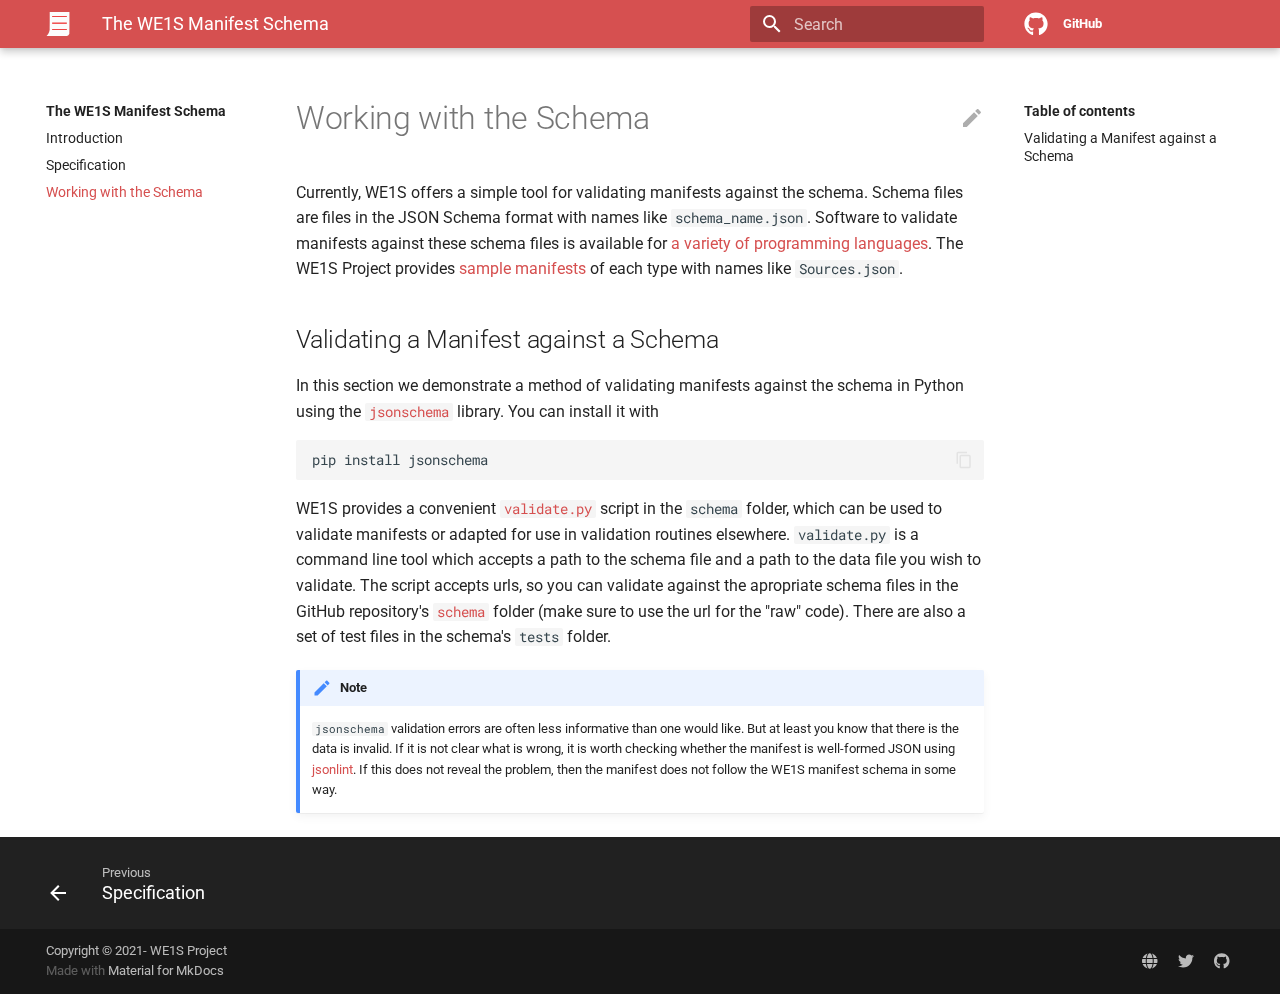
<file: docs/working-with-the-schema/index.html>
<!doctype html>
<html lang="en" class="no-js">
  <head>
    
      <meta charset="utf-8">
      <meta name="viewport" content="width=device-width,initial-scale=1">
      
      
      
      
      <link rel="shortcut icon" href="../img/we1s-logo-3stripes-transparent-25x26-1.png">
      <meta name="generator" content="mkdocs-1.1.2, mkdocs-material-7.0.4">
    
    
      
        <title>Working with the Schema - The WE1S Manifest Schema</title>
      
    
    
      <link rel="stylesheet" href="../assets/stylesheets/main.77f3fd56.min.css">
      
        
        <link rel="stylesheet" href="../assets/stylesheets/palette.7fa14f5b.min.css">
        
      
    
    
    
      
        
        <link rel="preconnect" href="https://fonts.gstatic.com" crossorigin>
        <link rel="stylesheet" href="https://fonts.googleapis.com/css?family=Roboto:300,400,400i,700%7CRoboto+Mono&display=fallback">
        <style>:root{--md-text-font-family:"Roboto";--md-code-font-family:"Roboto Mono"}</style>
      
    
    
    
      <link rel="stylesheet" href="../stylesheets/extra.css">
    
    
      
    
    
  </head>
  
  
    
    
      
    
    
    
    
    <body dir="ltr" data-md-color-scheme="we1s" data-md-color-primary="" data-md-color-accent="">
      
  
    
    <input class="md-toggle" data-md-toggle="drawer" type="checkbox" id="__drawer" autocomplete="off">
    <input class="md-toggle" data-md-toggle="search" type="checkbox" id="__search" autocomplete="off">
    <label class="md-overlay" for="__drawer"></label>
    <div data-md-component="skip">
      
        
        <a href="#working-with-the-schema" class="md-skip">
          Skip to content
        </a>
      
    </div>
    <div data-md-component="announce">
      
    </div>
    
      

<header class="md-header" data-md-component="header">
  <nav class="md-header__inner md-grid" aria-label="Header">
    <a href=".." title="The WE1S Manifest Schema" class="md-header__button md-logo" aria-label="The WE1S Manifest Schema">
      
  
  <svg id="svg" version="1.1" xmlns="http://www.w3.org/2000/svg" xmlns:xlink="http://www.w3.org/1999/xlink" width="400" height="419.8250728862974" viewBox="0, 0, 400,419.8250728862974"><g id="svgg"><path id="path0" d="M55.199 146.550 C 55.199 256.211,55.087 293.100,54.755 293.100 C 54.433 293.100,54.385 294.175,54.578 296.987 C 54.753 299.518,54.709 300.875,54.454 300.875 C 54.207 300.875,54.149 301.806,54.298 303.401 C 54.462 305.154,54.400 305.928,54.097 305.928 C 53.802 305.928,53.737 306.498,53.899 307.677 C 54.066 308.899,54.000 309.427,53.680 309.427 C 53.365 309.427,53.301 309.856,53.476 310.787 C 53.652 311.728,53.587 312.148,53.265 312.148 C 52.936 312.148,52.876 312.607,53.061 313.703 C 53.243 314.779,53.184 315.258,52.870 315.258 C 52.568 315.258,52.502 315.648,52.672 316.424 C 52.831 317.144,52.772 317.590,52.519 317.590 C 52.271 317.590,52.201 318.050,52.342 318.756 C 52.488 319.486,52.416 319.922,52.148 319.922 C 51.880 319.922,51.807 320.358,51.953 321.088 C 52.104 321.841,52.029 322.255,51.742 322.255 C 51.462 322.255,51.387 322.614,51.541 323.226 C 51.698 323.850,51.621 324.198,51.328 324.198 C 51.048 324.198,50.966 324.499,51.118 324.976 C 51.261 325.428,51.187 325.753,50.942 325.753 C 50.686 325.753,50.616 326.135,50.764 326.725 C 50.916 327.331,50.843 327.697,50.569 327.697 C 50.296 327.697,50.223 328.062,50.375 328.669 C 50.515 329.227,50.451 329.640,50.224 329.640 C 50.007 329.640,49.921 329.990,50.033 330.418 C 50.152 330.872,50.045 331.195,49.776 331.195 C 49.493 331.195,49.411 331.494,49.563 331.973 C 49.710 332.438,49.633 332.750,49.368 332.750 C 49.104 332.750,49.026 333.062,49.174 333.528 C 49.322 333.993,49.244 334.305,48.980 334.305 C 48.715 334.305,48.637 334.617,48.785 335.083 C 48.924 335.519,48.855 335.860,48.629 335.860 C 48.408 335.860,48.327 336.122,48.450 336.443 C 48.573 336.764,48.469 337.026,48.218 337.026 C 47.938 337.026,47.857 337.328,48.008 337.804 C 48.156 338.269,48.078 338.581,47.813 338.581 C 47.549 338.581,47.471 338.893,47.619 339.359 C 47.757 339.795,47.689 340.136,47.463 340.136 C 47.242 340.136,47.161 340.398,47.284 340.719 C 47.407 341.040,47.302 341.302,47.051 341.302 C 46.772 341.302,46.690 341.604,46.842 342.080 C 46.980 342.516,46.911 342.857,46.686 342.857 C 46.464 342.857,46.384 343.120,46.507 343.440 C 46.630 343.761,46.542 344.023,46.312 344.023 C 46.082 344.023,45.995 344.286,46.118 344.606 C 46.241 344.927,46.154 345.190,45.924 345.190 C 45.694 345.190,45.606 345.452,45.729 345.773 C 45.852 346.093,45.765 346.356,45.535 346.356 C 45.305 346.356,45.217 346.618,45.340 346.939 C 45.464 347.259,45.360 347.522,45.111 347.522 C 44.862 347.522,44.766 347.697,44.898 347.911 C 45.030 348.124,44.941 348.299,44.700 348.299 C 44.439 348.299,44.362 348.613,44.509 349.077 C 44.648 349.513,44.579 349.854,44.353 349.854 C 44.132 349.854,44.051 350.117,44.174 350.437 C 44.297 350.758,44.194 351.020,43.945 351.020 C 43.695 351.020,43.600 351.195,43.732 351.409 C 43.864 351.623,43.792 351.798,43.573 351.798 C 43.353 351.798,43.274 352.060,43.397 352.381 C 43.520 352.702,43.417 352.964,43.167 352.964 C 42.918 352.964,42.822 353.139,42.954 353.353 C 43.086 353.567,43.015 353.741,42.795 353.741 C 42.575 353.741,42.496 354.004,42.619 354.325 C 42.742 354.645,42.639 354.908,42.390 354.908 C 42.141 354.908,42.045 355.083,42.177 355.296 C 42.309 355.510,42.213 355.685,41.964 355.685 C 41.715 355.685,41.611 355.948,41.734 356.268 C 41.857 356.589,41.778 356.851,41.559 356.851 C 41.339 356.851,41.267 357.026,41.399 357.240 C 41.532 357.454,41.436 357.629,41.186 357.629 C 40.937 357.629,40.834 357.891,40.957 358.212 C 41.080 358.533,41.017 358.795,40.816 358.795 C 40.616 358.795,40.564 359.086,40.700 359.442 C 40.866 359.874,40.799 359.996,40.498 359.810 C 40.204 359.629,40.128 359.741,40.279 360.135 C 40.407 360.468,40.307 360.739,40.058 360.739 C 39.808 360.739,39.712 360.914,39.845 361.127 C 39.977 361.341,39.889 361.516,39.650 361.516 C 39.411 361.516,39.324 361.691,39.456 361.905 C 39.588 362.119,39.500 362.293,39.261 362.293 C 39.022 362.293,38.935 362.468,39.067 362.682 C 39.199 362.896,39.128 363.071,38.908 363.071 C 38.688 363.071,38.620 363.362,38.757 363.718 C 38.922 364.150,38.855 364.272,38.554 364.086 C 38.260 363.904,38.184 364.017,38.336 364.411 C 38.463 364.744,38.364 365.015,38.114 365.015 C 37.865 365.015,37.769 365.190,37.901 365.403 C 38.033 365.617,37.946 365.792,37.707 365.792 C 37.467 365.792,37.380 365.967,37.512 366.181 C 37.644 366.395,37.557 366.569,37.318 366.569 C 37.079 366.569,36.991 366.744,37.123 366.958 C 37.256 367.172,37.168 367.347,36.929 367.347 C 36.690 367.347,36.603 367.522,36.735 367.736 C 36.867 367.949,36.795 368.124,36.575 368.124 C 36.356 368.124,36.276 368.385,36.398 368.704 C 36.525 369.035,36.354 369.386,36.000 369.522 C 35.658 369.653,35.475 369.917,35.594 370.109 C 35.712 370.300,35.613 370.457,35.374 370.457 C 35.135 370.457,35.048 370.632,35.180 370.845 C 35.312 371.059,35.224 371.234,34.985 371.234 C 34.746 371.234,34.659 371.409,34.791 371.623 C 34.923 371.837,34.836 372.012,34.597 372.012 C 34.358 372.012,34.270 372.187,34.402 372.400 C 34.534 372.614,34.447 372.789,34.208 372.789 C 33.969 372.789,33.881 372.964,34.014 373.178 C 34.146 373.392,34.058 373.567,33.819 373.567 C 33.580 373.567,33.493 373.741,33.625 373.955 C 33.757 374.169,33.670 374.344,33.431 374.344 C 33.191 374.344,33.104 374.519,33.236 374.733 C 33.368 374.947,33.262 375.121,33.000 375.121 C 32.738 375.121,32.637 375.235,32.777 375.375 C 32.916 375.514,32.726 375.877,32.355 376.181 C 31.906 376.550,31.875 376.650,32.264 376.482 C 32.653 376.314,32.623 376.414,32.173 376.783 C 31.802 377.087,31.613 377.450,31.752 377.589 C 31.891 377.729,31.772 377.843,31.487 377.843 C 31.202 377.843,31.082 377.956,31.222 378.096 C 31.361 378.235,31.171 378.598,30.801 378.902 C 30.351 379.271,30.320 379.371,30.709 379.203 C 31.099 379.035,31.068 379.135,30.618 379.504 C 30.247 379.809,30.058 380.171,30.197 380.311 C 30.336 380.450,30.217 380.564,29.932 380.564 C 29.647 380.564,29.528 380.678,29.667 380.817 C 29.806 380.956,29.616 381.319,29.246 381.623 C 28.796 381.992,28.765 382.092,29.155 381.924 C 29.475 381.786,29.398 381.948,28.983 382.284 C 28.568 382.621,28.383 382.896,28.571 382.896 C 28.760 382.896,28.575 383.171,28.160 383.508 C 27.745 383.844,27.668 384.004,27.988 383.863 C 28.309 383.722,28.134 383.986,27.600 384.451 C 27.065 384.916,26.890 385.178,27.211 385.034 C 27.532 384.890,27.357 385.152,26.822 385.617 C 26.288 386.082,26.113 386.346,26.433 386.205 C 26.754 386.064,26.677 386.224,26.262 386.560 C 25.847 386.897,25.662 387.172,25.850 387.172 C 26.039 387.172,25.854 387.447,25.439 387.784 C 25.024 388.120,24.947 388.280,25.267 388.139 C 25.588 387.998,25.413 388.262,24.879 388.727 C 24.344 389.192,24.169 389.454,24.490 389.310 C 24.810 389.166,24.636 389.428,24.101 389.893 C 23.567 390.358,23.392 390.620,23.712 390.476 C 24.033 390.332,23.858 390.595,23.324 391.059 C 22.789 391.524,22.614 391.782,22.935 391.633 C 23.256 391.485,23.072 391.775,22.528 392.280 C 21.983 392.784,21.729 393.110,21.963 393.003 C 22.197 392.896,21.943 393.221,21.398 393.726 C 20.854 394.230,20.671 394.517,20.991 394.363 C 21.312 394.210,21.129 394.497,20.584 395.001 C 20.040 395.506,19.785 395.831,20.019 395.724 C 20.253 395.617,19.999 395.942,19.455 396.447 C 18.910 396.951,18.727 397.238,19.048 397.085 C 19.368 396.931,19.185 397.218,18.641 397.722 C 18.096 398.227,17.921 398.483,18.252 398.291 C 18.583 398.100,18.232 398.537,17.473 399.263 C 16.713 399.989,16.371 400.408,16.712 400.194 C 17.053 399.981,16.705 400.418,15.938 401.166 C 15.171 401.914,14.822 402.352,15.163 402.138 C 15.505 401.924,15.162 402.343,14.403 403.069 C 13.644 403.795,13.372 404.160,13.800 403.880 C 14.227 403.600,13.867 404.056,13.000 404.893 C 12.132 405.729,11.784 406.152,12.227 405.831 C 12.669 405.510,11.880 406.385,10.474 407.775 C 9.067 409.164,8.636 409.689,9.516 408.941 C 10.396 408.192,9.523 409.155,7.576 411.079 C 5.629 413.003,4.843 413.878,5.829 413.022 C 6.815 412.167,5.921 413.129,3.841 415.160 C 1.759 417.194,0.149 419.072,0.258 419.341 C 0.520 419.991,356.074 420.057,356.074 419.407 C 356.074 419.172,356.408 419.101,356.851 419.242 C 357.327 419.393,357.629 419.312,357.629 419.032 C 357.629 418.781,357.891 418.676,358.212 418.799 C 358.533 418.923,358.795 418.835,358.795 418.605 C 358.795 418.375,359.057 418.288,359.378 418.411 C 359.699 418.534,359.961 418.455,359.961 418.235 C 359.961 418.015,360.136 417.944,360.350 418.076 C 360.564 418.208,360.739 418.112,360.739 417.863 C 360.739 417.613,361.001 417.510,361.322 417.633 C 361.642 417.756,361.905 417.669,361.905 417.439 C 361.905 417.209,362.167 417.121,362.488 417.245 C 362.809 417.368,363.071 417.289,363.071 417.069 C 363.071 416.849,363.246 416.777,363.460 416.910 C 363.673 417.042,363.848 416.946,363.848 416.697 C 363.848 416.447,364.119 416.347,364.452 416.475 C 364.846 416.626,364.958 416.550,364.777 416.256 C 364.591 415.955,364.713 415.888,365.145 416.054 C 365.501 416.190,365.792 416.122,365.792 415.903 C 365.792 415.683,365.967 415.611,366.181 415.743 C 366.395 415.876,366.569 415.788,366.569 415.549 C 366.569 415.310,366.744 415.223,366.958 415.355 C 367.172 415.487,367.347 415.399,367.347 415.160 C 367.347 414.921,367.522 414.834,367.736 414.966 C 367.949 415.098,368.124 415.002,368.124 414.753 C 368.124 414.504,368.382 414.399,368.697 414.520 C 369.013 414.641,369.444 414.442,369.657 414.075 C 369.870 413.710,370.050 413.576,370.056 413.777 C 370.063 413.978,370.343 413.803,370.680 413.388 C 371.016 412.973,371.178 412.896,371.040 413.217 C 370.872 413.606,370.972 413.575,371.341 413.126 C 371.645 412.755,372.008 412.565,372.147 412.704 C 372.286 412.844,372.400 412.760,372.400 412.518 C 372.400 412.276,372.771 411.879,373.225 411.637 C 373.890 411.281,373.994 411.297,373.765 411.720 C 373.609 412.009,373.894 411.799,374.399 411.255 C 374.903 410.710,375.159 410.535,374.968 410.866 C 374.776 411.197,375.213 410.846,375.939 410.087 C 376.665 409.327,377.085 408.984,376.871 409.323 C 376.657 409.662,377.182 409.224,378.037 408.350 C 378.892 407.476,379.329 407.124,379.009 407.568 C 378.688 408.012,379.529 407.196,380.876 405.755 C 382.224 404.313,384.326 402.210,385.547 401.081 C 386.769 399.952,387.493 399.203,387.158 399.417 C 386.823 399.631,387.170 399.212,387.929 398.486 C 388.689 397.760,389.041 397.322,388.712 397.514 C 388.383 397.705,388.564 397.425,389.116 396.890 C 389.667 396.356,389.862 396.093,389.549 396.307 C 389.142 396.585,389.179 396.390,389.676 395.627 C 390.333 394.617,391.030 394.050,390.439 395.007 C 390.266 395.287,390.333 395.350,390.617 395.174 C 390.867 395.019,390.956 394.706,390.815 394.478 C 390.674 394.249,390.977 393.721,391.489 393.305 C 392.001 392.888,392.184 392.670,391.895 392.822 C 391.472 393.043,391.456 392.937,391.812 392.272 C 392.054 391.819,392.451 391.448,392.693 391.448 C 392.935 391.448,393.019 391.334,392.879 391.195 C 392.740 391.056,392.930 390.693,393.301 390.389 C 393.671 390.084,393.758 389.945,393.493 390.079 C 393.177 390.239,393.091 390.116,393.242 389.721 C 393.369 389.391,393.628 389.216,393.817 389.332 C 394.006 389.449,394.056 389.273,393.929 388.941 C 393.801 388.609,393.901 388.338,394.150 388.338 C 394.400 388.338,394.496 388.163,394.363 387.949 C 394.231 387.736,394.319 387.561,394.558 387.561 C 394.797 387.561,394.884 387.386,394.752 387.172 C 394.620 386.958,394.708 386.783,394.947 386.783 C 395.186 386.783,395.273 386.608,395.141 386.395 C 395.009 386.181,395.096 386.006,395.335 386.006 C 395.574 386.006,395.662 385.831,395.530 385.617 C 395.398 385.403,395.469 385.228,395.689 385.228 C 395.909 385.228,395.988 384.966,395.865 384.645 C 395.742 384.325,395.845 384.062,396.094 384.062 C 396.343 384.062,396.439 383.887,396.307 383.673 C 396.175 383.460,396.247 383.285,396.466 383.285 C 396.686 383.285,396.765 383.022,396.642 382.702 C 396.519 382.381,396.606 382.119,396.836 382.119 C 397.066 382.119,397.154 381.856,397.031 381.535 C 396.908 381.215,396.995 380.952,397.225 380.952 C 397.455 380.952,397.543 380.690,397.419 380.369 C 397.296 380.049,397.384 379.786,397.614 379.786 C 397.844 379.786,397.931 379.524,397.808 379.203 C 397.685 378.882,397.790 378.620,398.041 378.620 C 398.321 378.620,398.402 378.319,398.251 377.843 C 398.115 377.415,398.174 377.065,398.383 377.065 C 398.591 377.065,398.670 376.715,398.558 376.288 C 398.446 375.860,398.544 375.510,398.776 375.510 C 399.008 375.510,399.097 375.248,398.974 374.927 C 398.851 374.606,398.933 374.344,399.157 374.344 C 399.403 374.344,399.476 373.811,399.342 372.983 C 399.200 372.108,399.276 371.623,399.556 371.623 C 399.876 371.623,399.992 322.548,399.998 185.811 L 400.005 0.000 227.602 0.000 L 55.199 0.000 55.199 146.550 M354.130 80.466 L 354.130 85.520 226.045 85.520 L 97.959 85.520 97.959 80.466 L 97.959 75.413 226.045 75.413 L 354.130 75.413 354.130 80.466 M354.130 194.363 L 354.130 199.417 226.045 199.417 L 97.959 199.417 97.959 194.363 L 97.959 189.310 226.045 189.310 L 354.130 189.310 354.130 194.363 M354.045 308.552 L 353.936 313.508 226.045 313.508 L 98.154 313.508 98.045 308.552 L 97.936 303.596 226.045 303.596 L 354.153 303.596 354.045 308.552 M383.285 403.693 C 381.692 405.296,380.476 406.608,380.583 406.608 C 380.690 406.608,382.081 405.296,383.673 403.693 C 385.266 402.089,386.482 400.777,386.375 400.777 C 386.268 400.777,384.878 402.089,383.285 403.693 M2.332 417.298 C 1.388 418.260,0.528 419.048,0.421 419.048 C 0.314 419.048,0.999 418.260,1.944 417.298 C 2.888 416.336,3.748 415.549,3.855 415.549 C 3.962 415.549,3.277 416.336,2.332 417.298 " stroke="none" fill="#fcfcfc" fill-rule="evenodd"></path><path id="path1" d="M98.128 75.922 C 98.020 76.203,97.982 78.433,98.043 80.879 L 98.154 85.326 226.045 85.326 L 353.936 85.326 353.936 80.466 L 353.936 75.607 226.130 75.510 C 120.922 75.429,98.289 75.502,98.128 75.922 M353.741 80.466 L 353.741 85.131 226.045 85.131 L 98.348 85.131 98.348 80.466 L 98.348 75.802 226.045 75.802 L 353.741 75.802 353.741 80.466 M98.128 189.819 C 98.020 190.100,97.982 192.330,98.043 194.776 L 98.154 199.223 226.045 199.223 L 353.936 199.223 353.936 194.363 L 353.936 189.504 226.130 189.407 C 120.922 189.326,98.289 189.399,98.128 189.819 M353.741 194.363 L 353.741 199.028 226.045 199.028 L 98.348 199.028 98.348 194.363 L 98.348 189.699 226.045 189.699 L 353.741 189.699 353.741 194.363 M98.128 304.106 C 98.020 304.387,97.988 306.530,98.057 308.869 L 98.183 313.120 98.265 308.552 L 98.348 303.984 226.032 303.984 L 353.717 303.984 353.847 308.552 L 353.976 313.120 353.956 308.455 L 353.936 303.790 226.130 303.692 C 120.768 303.612,98.289 303.684,98.128 304.106 M162.422 313.605 C 197.556 313.660,254.932 313.660,289.925 313.605 C 324.917 313.551,296.171 313.506,226.045 313.506 C 155.918 313.506,127.288 313.551,162.422 313.605 " stroke="none" fill="#e4acac" fill-rule="evenodd"></path><path id="path2" d="M98.348 80.466 L 98.348 85.131 226.045 85.131 L 353.741 85.131 353.741 80.466 L 353.741 75.802 226.045 75.802 L 98.348 75.802 98.348 80.466 M98.348 194.363 L 98.348 199.028 226.045 199.028 L 353.741 199.028 353.741 194.363 L 353.741 189.699 226.045 189.699 L 98.348 189.699 98.348 194.363 M98.348 308.649 L 98.348 313.314 226.045 313.314 L 353.741 313.314 353.741 308.649 L 353.741 303.984 226.045 303.984 L 98.348 303.984 98.348 308.649 " stroke="none" fill="#fc0404" fill-rule="evenodd"></path><path id="path3" d="M55.003 146.550 C 55.003 227.259,55.047 260.277,55.102 219.922 C 55.157 179.568,55.157 113.533,55.102 73.178 C 55.047 32.823,55.003 65.841,55.003 146.550 M54.520 299.514 C 54.524 300.369,54.604 300.673,54.697 300.190 C 54.790 299.706,54.786 299.007,54.689 298.635 C 54.592 298.263,54.515 298.659,54.520 299.514 M54.139 304.373 C 54.139 305.335,54.215 305.729,54.307 305.248 C 54.400 304.767,54.400 303.980,54.307 303.499 C 54.215 303.017,54.139 303.411,54.139 304.373 " stroke="none" fill="#cccccc" fill-rule="evenodd"></path><path id="path4" d="M390.073 395.044 C 389.474 395.952,389.232 396.491,389.535 396.240 C 390.119 395.758,391.608 393.392,391.327 393.392 C 391.237 393.392,390.672 394.135,390.073 395.044 M383.081 403.596 L 379.981 406.803 383.188 403.702 C 384.951 401.997,386.395 400.553,386.395 400.495 C 386.395 400.212,385.961 400.617,383.081 403.596 M9.329 409.135 C 8.385 410.097,7.700 410.884,7.807 410.884 C 7.914 410.884,8.774 410.097,9.718 409.135 C 10.662 408.173,11.347 407.386,11.241 407.386 C 11.134 407.386,10.274 408.173,9.329 409.135 M5.622 413.314 L 3.693 415.355 5.734 413.426 C 7.630 411.633,7.953 411.273,7.663 411.273 C 7.601 411.273,6.683 412.191,5.622 413.314 M1.735 417.590 L -0.194 419.631 1.846 417.702 C 2.969 416.641,3.887 415.722,3.887 415.661 C 3.887 415.371,3.527 415.694,1.735 417.590 " stroke="none" fill="#dcdcdc" fill-rule="evenodd"></path></g></svg>

    </a>
    <label class="md-header__button md-icon" for="__drawer">
      <svg xmlns="http://www.w3.org/2000/svg" viewBox="0 0 24 24"><path d="M3 6h18v2H3V6m0 5h18v2H3v-2m0 5h18v2H3v-2z"/></svg>
    </label>
    <div class="md-header__title" data-md-component="header-title">
      <div class="md-header__ellipsis">
        <div class="md-header__topic">
          <span class="md-ellipsis">
            The WE1S Manifest Schema
          </span>
        </div>
        <div class="md-header__topic" data-md-component="header-topic">
          <span class="md-ellipsis">
            
              Working with the Schema
            
          </span>
        </div>
      </div>
    </div>
    <div class="md-header__options">
      
    </div>
    
      <label class="md-header__button md-icon" for="__search">
        <svg xmlns="http://www.w3.org/2000/svg" viewBox="0 0 24 24"><path d="M9.5 3A6.5 6.5 0 0 1 16 9.5c0 1.61-.59 3.09-1.56 4.23l.27.27h.79l5 5-1.5 1.5-5-5v-.79l-.27-.27A6.516 6.516 0 0 1 9.5 16 6.5 6.5 0 0 1 3 9.5 6.5 6.5 0 0 1 9.5 3m0 2C7 5 5 7 5 9.5S7 14 9.5 14 14 12 14 9.5 12 5 9.5 5z"/></svg>
      </label>
      
<div class="md-search" data-md-component="search" role="dialog">
  <label class="md-search__overlay" for="__search"></label>
  <div class="md-search__inner" role="search">
    <form class="md-search__form" name="search">
      <input type="text" class="md-search__input" name="query" aria-label="Search" placeholder="Search" autocapitalize="off" autocorrect="off" autocomplete="off" spellcheck="false" data-md-component="search-query" data-md-state="active" required>
      <label class="md-search__icon md-icon" for="__search">
        <svg xmlns="http://www.w3.org/2000/svg" viewBox="0 0 24 24"><path d="M9.5 3A6.5 6.5 0 0 1 16 9.5c0 1.61-.59 3.09-1.56 4.23l.27.27h.79l5 5-1.5 1.5-5-5v-.79l-.27-.27A6.516 6.516 0 0 1 9.5 16 6.5 6.5 0 0 1 3 9.5 6.5 6.5 0 0 1 9.5 3m0 2C7 5 5 7 5 9.5S7 14 9.5 14 14 12 14 9.5 12 5 9.5 5z"/></svg>
        <svg xmlns="http://www.w3.org/2000/svg" viewBox="0 0 24 24"><path d="M20 11v2H8l5.5 5.5-1.42 1.42L4.16 12l7.92-7.92L13.5 5.5 8 11h12z"/></svg>
      </label>
      <button type="reset" class="md-search__icon md-icon" aria-label="Clear" tabindex="-1">
        <svg xmlns="http://www.w3.org/2000/svg" viewBox="0 0 24 24"><path d="M19 6.41L17.59 5 12 10.59 6.41 5 5 6.41 10.59 12 5 17.59 6.41 19 12 13.41 17.59 19 19 17.59 13.41 12 19 6.41z"/></svg>
      </button>
    </form>
    <div class="md-search__output">
      <div class="md-search__scrollwrap" data-md-scrollfix>
        <div class="md-search-result" data-md-component="search-result">
          <div class="md-search-result__meta">
            Initializing search
          </div>
          <ol class="md-search-result__list"></ol>
        </div>
      </div>
    </div>
  </div>
</div>
    
    
      <div class="md-header__source">
        
<a href="https://github.com/whatevery1says/" title="Go to repository" class="md-source" data-md-component="source">
  <div class="md-source__icon md-icon">
    
    <svg xmlns="http://www.w3.org/2000/svg" viewBox="0 0 496 512"><path d="M165.9 397.4c0 2-2.3 3.6-5.2 3.6-3.3.3-5.6-1.3-5.6-3.6 0-2 2.3-3.6 5.2-3.6 3-.3 5.6 1.3 5.6 3.6zm-31.1-4.5c-.7 2 1.3 4.3 4.3 4.9 2.6 1 5.6 0 6.2-2s-1.3-4.3-4.3-5.2c-2.6-.7-5.5.3-6.2 2.3zm44.2-1.7c-2.9.7-4.9 2.6-4.6 4.9.3 2 2.9 3.3 5.9 2.6 2.9-.7 4.9-2.6 4.6-4.6-.3-1.9-3-3.2-5.9-2.9zM244.8 8C106.1 8 0 113.3 0 252c0 110.9 69.8 205.8 169.5 239.2 12.8 2.3 17.3-5.6 17.3-12.1 0-6.2-.3-40.4-.3-61.4 0 0-70 15-84.7-29.8 0 0-11.4-29.1-27.8-36.6 0 0-22.9-15.7 1.6-15.4 0 0 24.9 2 38.6 25.8 21.9 38.6 58.6 27.5 72.9 20.9 2.3-16 8.8-27.1 16-33.7-55.9-6.2-112.3-14.3-112.3-110.5 0-27.5 7.6-41.3 23.6-58.9-2.6-6.5-11.1-33.3 2.6-67.9 20.9-6.5 69 27 69 27 20-5.6 41.5-8.5 62.8-8.5s42.8 2.9 62.8 8.5c0 0 48.1-33.6 69-27 13.7 34.7 5.2 61.4 2.6 67.9 16 17.7 25.8 31.5 25.8 58.9 0 96.5-58.9 104.2-114.8 110.5 9.2 7.9 17 22.9 17 46.4 0 33.7-.3 75.4-.3 83.6 0 6.5 4.6 14.4 17.3 12.1C428.2 457.8 496 362.9 496 252 496 113.3 383.5 8 244.8 8zM97.2 352.9c-1.3 1-1 3.3.7 5.2 1.6 1.6 3.9 2.3 5.2 1 1.3-1 1-3.3-.7-5.2-1.6-1.6-3.9-2.3-5.2-1zm-10.8-8.1c-.7 1.3.3 2.9 2.3 3.9 1.6 1 3.6.7 4.3-.7.7-1.3-.3-2.9-2.3-3.9-2-.6-3.6-.3-4.3.7zm32.4 35.6c-1.6 1.3-1 4.3 1.3 6.2 2.3 2.3 5.2 2.6 6.5 1 1.3-1.3.7-4.3-1.3-6.2-2.2-2.3-5.2-2.6-6.5-1zm-11.4-14.7c-1.6 1-1.6 3.6 0 5.9 1.6 2.3 4.3 3.3 5.6 2.3 1.6-1.3 1.6-3.9 0-6.2-1.4-2.3-4-3.3-5.6-2z"/></svg>
  </div>
  <div class="md-source__repository">
    GitHub
  </div>
</a>
      </div>
    
  </nav>
</header>
    
    <div class="md-container" data-md-component="container">
      
      
        
      
      <main class="md-main" data-md-component="main">
        <div class="md-main__inner md-grid">
          
            
              
              <div class="md-sidebar md-sidebar--primary" data-md-component="sidebar" data-md-type="navigation" >
                <div class="md-sidebar__scrollwrap">
                  <div class="md-sidebar__inner">
                    




<nav class="md-nav md-nav--primary" aria-label="Navigation" data-md-level="0">
  <label class="md-nav__title" for="__drawer">
    <a href=".." title="The WE1S Manifest Schema" class="md-nav__button md-logo" aria-label="The WE1S Manifest Schema">
      
  
  <svg id="svg" version="1.1" xmlns="http://www.w3.org/2000/svg" xmlns:xlink="http://www.w3.org/1999/xlink" width="400" height="419.8250728862974" viewBox="0, 0, 400,419.8250728862974"><g id="svgg"><path id="path0" d="M55.199 146.550 C 55.199 256.211,55.087 293.100,54.755 293.100 C 54.433 293.100,54.385 294.175,54.578 296.987 C 54.753 299.518,54.709 300.875,54.454 300.875 C 54.207 300.875,54.149 301.806,54.298 303.401 C 54.462 305.154,54.400 305.928,54.097 305.928 C 53.802 305.928,53.737 306.498,53.899 307.677 C 54.066 308.899,54.000 309.427,53.680 309.427 C 53.365 309.427,53.301 309.856,53.476 310.787 C 53.652 311.728,53.587 312.148,53.265 312.148 C 52.936 312.148,52.876 312.607,53.061 313.703 C 53.243 314.779,53.184 315.258,52.870 315.258 C 52.568 315.258,52.502 315.648,52.672 316.424 C 52.831 317.144,52.772 317.590,52.519 317.590 C 52.271 317.590,52.201 318.050,52.342 318.756 C 52.488 319.486,52.416 319.922,52.148 319.922 C 51.880 319.922,51.807 320.358,51.953 321.088 C 52.104 321.841,52.029 322.255,51.742 322.255 C 51.462 322.255,51.387 322.614,51.541 323.226 C 51.698 323.850,51.621 324.198,51.328 324.198 C 51.048 324.198,50.966 324.499,51.118 324.976 C 51.261 325.428,51.187 325.753,50.942 325.753 C 50.686 325.753,50.616 326.135,50.764 326.725 C 50.916 327.331,50.843 327.697,50.569 327.697 C 50.296 327.697,50.223 328.062,50.375 328.669 C 50.515 329.227,50.451 329.640,50.224 329.640 C 50.007 329.640,49.921 329.990,50.033 330.418 C 50.152 330.872,50.045 331.195,49.776 331.195 C 49.493 331.195,49.411 331.494,49.563 331.973 C 49.710 332.438,49.633 332.750,49.368 332.750 C 49.104 332.750,49.026 333.062,49.174 333.528 C 49.322 333.993,49.244 334.305,48.980 334.305 C 48.715 334.305,48.637 334.617,48.785 335.083 C 48.924 335.519,48.855 335.860,48.629 335.860 C 48.408 335.860,48.327 336.122,48.450 336.443 C 48.573 336.764,48.469 337.026,48.218 337.026 C 47.938 337.026,47.857 337.328,48.008 337.804 C 48.156 338.269,48.078 338.581,47.813 338.581 C 47.549 338.581,47.471 338.893,47.619 339.359 C 47.757 339.795,47.689 340.136,47.463 340.136 C 47.242 340.136,47.161 340.398,47.284 340.719 C 47.407 341.040,47.302 341.302,47.051 341.302 C 46.772 341.302,46.690 341.604,46.842 342.080 C 46.980 342.516,46.911 342.857,46.686 342.857 C 46.464 342.857,46.384 343.120,46.507 343.440 C 46.630 343.761,46.542 344.023,46.312 344.023 C 46.082 344.023,45.995 344.286,46.118 344.606 C 46.241 344.927,46.154 345.190,45.924 345.190 C 45.694 345.190,45.606 345.452,45.729 345.773 C 45.852 346.093,45.765 346.356,45.535 346.356 C 45.305 346.356,45.217 346.618,45.340 346.939 C 45.464 347.259,45.360 347.522,45.111 347.522 C 44.862 347.522,44.766 347.697,44.898 347.911 C 45.030 348.124,44.941 348.299,44.700 348.299 C 44.439 348.299,44.362 348.613,44.509 349.077 C 44.648 349.513,44.579 349.854,44.353 349.854 C 44.132 349.854,44.051 350.117,44.174 350.437 C 44.297 350.758,44.194 351.020,43.945 351.020 C 43.695 351.020,43.600 351.195,43.732 351.409 C 43.864 351.623,43.792 351.798,43.573 351.798 C 43.353 351.798,43.274 352.060,43.397 352.381 C 43.520 352.702,43.417 352.964,43.167 352.964 C 42.918 352.964,42.822 353.139,42.954 353.353 C 43.086 353.567,43.015 353.741,42.795 353.741 C 42.575 353.741,42.496 354.004,42.619 354.325 C 42.742 354.645,42.639 354.908,42.390 354.908 C 42.141 354.908,42.045 355.083,42.177 355.296 C 42.309 355.510,42.213 355.685,41.964 355.685 C 41.715 355.685,41.611 355.948,41.734 356.268 C 41.857 356.589,41.778 356.851,41.559 356.851 C 41.339 356.851,41.267 357.026,41.399 357.240 C 41.532 357.454,41.436 357.629,41.186 357.629 C 40.937 357.629,40.834 357.891,40.957 358.212 C 41.080 358.533,41.017 358.795,40.816 358.795 C 40.616 358.795,40.564 359.086,40.700 359.442 C 40.866 359.874,40.799 359.996,40.498 359.810 C 40.204 359.629,40.128 359.741,40.279 360.135 C 40.407 360.468,40.307 360.739,40.058 360.739 C 39.808 360.739,39.712 360.914,39.845 361.127 C 39.977 361.341,39.889 361.516,39.650 361.516 C 39.411 361.516,39.324 361.691,39.456 361.905 C 39.588 362.119,39.500 362.293,39.261 362.293 C 39.022 362.293,38.935 362.468,39.067 362.682 C 39.199 362.896,39.128 363.071,38.908 363.071 C 38.688 363.071,38.620 363.362,38.757 363.718 C 38.922 364.150,38.855 364.272,38.554 364.086 C 38.260 363.904,38.184 364.017,38.336 364.411 C 38.463 364.744,38.364 365.015,38.114 365.015 C 37.865 365.015,37.769 365.190,37.901 365.403 C 38.033 365.617,37.946 365.792,37.707 365.792 C 37.467 365.792,37.380 365.967,37.512 366.181 C 37.644 366.395,37.557 366.569,37.318 366.569 C 37.079 366.569,36.991 366.744,37.123 366.958 C 37.256 367.172,37.168 367.347,36.929 367.347 C 36.690 367.347,36.603 367.522,36.735 367.736 C 36.867 367.949,36.795 368.124,36.575 368.124 C 36.356 368.124,36.276 368.385,36.398 368.704 C 36.525 369.035,36.354 369.386,36.000 369.522 C 35.658 369.653,35.475 369.917,35.594 370.109 C 35.712 370.300,35.613 370.457,35.374 370.457 C 35.135 370.457,35.048 370.632,35.180 370.845 C 35.312 371.059,35.224 371.234,34.985 371.234 C 34.746 371.234,34.659 371.409,34.791 371.623 C 34.923 371.837,34.836 372.012,34.597 372.012 C 34.358 372.012,34.270 372.187,34.402 372.400 C 34.534 372.614,34.447 372.789,34.208 372.789 C 33.969 372.789,33.881 372.964,34.014 373.178 C 34.146 373.392,34.058 373.567,33.819 373.567 C 33.580 373.567,33.493 373.741,33.625 373.955 C 33.757 374.169,33.670 374.344,33.431 374.344 C 33.191 374.344,33.104 374.519,33.236 374.733 C 33.368 374.947,33.262 375.121,33.000 375.121 C 32.738 375.121,32.637 375.235,32.777 375.375 C 32.916 375.514,32.726 375.877,32.355 376.181 C 31.906 376.550,31.875 376.650,32.264 376.482 C 32.653 376.314,32.623 376.414,32.173 376.783 C 31.802 377.087,31.613 377.450,31.752 377.589 C 31.891 377.729,31.772 377.843,31.487 377.843 C 31.202 377.843,31.082 377.956,31.222 378.096 C 31.361 378.235,31.171 378.598,30.801 378.902 C 30.351 379.271,30.320 379.371,30.709 379.203 C 31.099 379.035,31.068 379.135,30.618 379.504 C 30.247 379.809,30.058 380.171,30.197 380.311 C 30.336 380.450,30.217 380.564,29.932 380.564 C 29.647 380.564,29.528 380.678,29.667 380.817 C 29.806 380.956,29.616 381.319,29.246 381.623 C 28.796 381.992,28.765 382.092,29.155 381.924 C 29.475 381.786,29.398 381.948,28.983 382.284 C 28.568 382.621,28.383 382.896,28.571 382.896 C 28.760 382.896,28.575 383.171,28.160 383.508 C 27.745 383.844,27.668 384.004,27.988 383.863 C 28.309 383.722,28.134 383.986,27.600 384.451 C 27.065 384.916,26.890 385.178,27.211 385.034 C 27.532 384.890,27.357 385.152,26.822 385.617 C 26.288 386.082,26.113 386.346,26.433 386.205 C 26.754 386.064,26.677 386.224,26.262 386.560 C 25.847 386.897,25.662 387.172,25.850 387.172 C 26.039 387.172,25.854 387.447,25.439 387.784 C 25.024 388.120,24.947 388.280,25.267 388.139 C 25.588 387.998,25.413 388.262,24.879 388.727 C 24.344 389.192,24.169 389.454,24.490 389.310 C 24.810 389.166,24.636 389.428,24.101 389.893 C 23.567 390.358,23.392 390.620,23.712 390.476 C 24.033 390.332,23.858 390.595,23.324 391.059 C 22.789 391.524,22.614 391.782,22.935 391.633 C 23.256 391.485,23.072 391.775,22.528 392.280 C 21.983 392.784,21.729 393.110,21.963 393.003 C 22.197 392.896,21.943 393.221,21.398 393.726 C 20.854 394.230,20.671 394.517,20.991 394.363 C 21.312 394.210,21.129 394.497,20.584 395.001 C 20.040 395.506,19.785 395.831,20.019 395.724 C 20.253 395.617,19.999 395.942,19.455 396.447 C 18.910 396.951,18.727 397.238,19.048 397.085 C 19.368 396.931,19.185 397.218,18.641 397.722 C 18.096 398.227,17.921 398.483,18.252 398.291 C 18.583 398.100,18.232 398.537,17.473 399.263 C 16.713 399.989,16.371 400.408,16.712 400.194 C 17.053 399.981,16.705 400.418,15.938 401.166 C 15.171 401.914,14.822 402.352,15.163 402.138 C 15.505 401.924,15.162 402.343,14.403 403.069 C 13.644 403.795,13.372 404.160,13.800 403.880 C 14.227 403.600,13.867 404.056,13.000 404.893 C 12.132 405.729,11.784 406.152,12.227 405.831 C 12.669 405.510,11.880 406.385,10.474 407.775 C 9.067 409.164,8.636 409.689,9.516 408.941 C 10.396 408.192,9.523 409.155,7.576 411.079 C 5.629 413.003,4.843 413.878,5.829 413.022 C 6.815 412.167,5.921 413.129,3.841 415.160 C 1.759 417.194,0.149 419.072,0.258 419.341 C 0.520 419.991,356.074 420.057,356.074 419.407 C 356.074 419.172,356.408 419.101,356.851 419.242 C 357.327 419.393,357.629 419.312,357.629 419.032 C 357.629 418.781,357.891 418.676,358.212 418.799 C 358.533 418.923,358.795 418.835,358.795 418.605 C 358.795 418.375,359.057 418.288,359.378 418.411 C 359.699 418.534,359.961 418.455,359.961 418.235 C 359.961 418.015,360.136 417.944,360.350 418.076 C 360.564 418.208,360.739 418.112,360.739 417.863 C 360.739 417.613,361.001 417.510,361.322 417.633 C 361.642 417.756,361.905 417.669,361.905 417.439 C 361.905 417.209,362.167 417.121,362.488 417.245 C 362.809 417.368,363.071 417.289,363.071 417.069 C 363.071 416.849,363.246 416.777,363.460 416.910 C 363.673 417.042,363.848 416.946,363.848 416.697 C 363.848 416.447,364.119 416.347,364.452 416.475 C 364.846 416.626,364.958 416.550,364.777 416.256 C 364.591 415.955,364.713 415.888,365.145 416.054 C 365.501 416.190,365.792 416.122,365.792 415.903 C 365.792 415.683,365.967 415.611,366.181 415.743 C 366.395 415.876,366.569 415.788,366.569 415.549 C 366.569 415.310,366.744 415.223,366.958 415.355 C 367.172 415.487,367.347 415.399,367.347 415.160 C 367.347 414.921,367.522 414.834,367.736 414.966 C 367.949 415.098,368.124 415.002,368.124 414.753 C 368.124 414.504,368.382 414.399,368.697 414.520 C 369.013 414.641,369.444 414.442,369.657 414.075 C 369.870 413.710,370.050 413.576,370.056 413.777 C 370.063 413.978,370.343 413.803,370.680 413.388 C 371.016 412.973,371.178 412.896,371.040 413.217 C 370.872 413.606,370.972 413.575,371.341 413.126 C 371.645 412.755,372.008 412.565,372.147 412.704 C 372.286 412.844,372.400 412.760,372.400 412.518 C 372.400 412.276,372.771 411.879,373.225 411.637 C 373.890 411.281,373.994 411.297,373.765 411.720 C 373.609 412.009,373.894 411.799,374.399 411.255 C 374.903 410.710,375.159 410.535,374.968 410.866 C 374.776 411.197,375.213 410.846,375.939 410.087 C 376.665 409.327,377.085 408.984,376.871 409.323 C 376.657 409.662,377.182 409.224,378.037 408.350 C 378.892 407.476,379.329 407.124,379.009 407.568 C 378.688 408.012,379.529 407.196,380.876 405.755 C 382.224 404.313,384.326 402.210,385.547 401.081 C 386.769 399.952,387.493 399.203,387.158 399.417 C 386.823 399.631,387.170 399.212,387.929 398.486 C 388.689 397.760,389.041 397.322,388.712 397.514 C 388.383 397.705,388.564 397.425,389.116 396.890 C 389.667 396.356,389.862 396.093,389.549 396.307 C 389.142 396.585,389.179 396.390,389.676 395.627 C 390.333 394.617,391.030 394.050,390.439 395.007 C 390.266 395.287,390.333 395.350,390.617 395.174 C 390.867 395.019,390.956 394.706,390.815 394.478 C 390.674 394.249,390.977 393.721,391.489 393.305 C 392.001 392.888,392.184 392.670,391.895 392.822 C 391.472 393.043,391.456 392.937,391.812 392.272 C 392.054 391.819,392.451 391.448,392.693 391.448 C 392.935 391.448,393.019 391.334,392.879 391.195 C 392.740 391.056,392.930 390.693,393.301 390.389 C 393.671 390.084,393.758 389.945,393.493 390.079 C 393.177 390.239,393.091 390.116,393.242 389.721 C 393.369 389.391,393.628 389.216,393.817 389.332 C 394.006 389.449,394.056 389.273,393.929 388.941 C 393.801 388.609,393.901 388.338,394.150 388.338 C 394.400 388.338,394.496 388.163,394.363 387.949 C 394.231 387.736,394.319 387.561,394.558 387.561 C 394.797 387.561,394.884 387.386,394.752 387.172 C 394.620 386.958,394.708 386.783,394.947 386.783 C 395.186 386.783,395.273 386.608,395.141 386.395 C 395.009 386.181,395.096 386.006,395.335 386.006 C 395.574 386.006,395.662 385.831,395.530 385.617 C 395.398 385.403,395.469 385.228,395.689 385.228 C 395.909 385.228,395.988 384.966,395.865 384.645 C 395.742 384.325,395.845 384.062,396.094 384.062 C 396.343 384.062,396.439 383.887,396.307 383.673 C 396.175 383.460,396.247 383.285,396.466 383.285 C 396.686 383.285,396.765 383.022,396.642 382.702 C 396.519 382.381,396.606 382.119,396.836 382.119 C 397.066 382.119,397.154 381.856,397.031 381.535 C 396.908 381.215,396.995 380.952,397.225 380.952 C 397.455 380.952,397.543 380.690,397.419 380.369 C 397.296 380.049,397.384 379.786,397.614 379.786 C 397.844 379.786,397.931 379.524,397.808 379.203 C 397.685 378.882,397.790 378.620,398.041 378.620 C 398.321 378.620,398.402 378.319,398.251 377.843 C 398.115 377.415,398.174 377.065,398.383 377.065 C 398.591 377.065,398.670 376.715,398.558 376.288 C 398.446 375.860,398.544 375.510,398.776 375.510 C 399.008 375.510,399.097 375.248,398.974 374.927 C 398.851 374.606,398.933 374.344,399.157 374.344 C 399.403 374.344,399.476 373.811,399.342 372.983 C 399.200 372.108,399.276 371.623,399.556 371.623 C 399.876 371.623,399.992 322.548,399.998 185.811 L 400.005 0.000 227.602 0.000 L 55.199 0.000 55.199 146.550 M354.130 80.466 L 354.130 85.520 226.045 85.520 L 97.959 85.520 97.959 80.466 L 97.959 75.413 226.045 75.413 L 354.130 75.413 354.130 80.466 M354.130 194.363 L 354.130 199.417 226.045 199.417 L 97.959 199.417 97.959 194.363 L 97.959 189.310 226.045 189.310 L 354.130 189.310 354.130 194.363 M354.045 308.552 L 353.936 313.508 226.045 313.508 L 98.154 313.508 98.045 308.552 L 97.936 303.596 226.045 303.596 L 354.153 303.596 354.045 308.552 M383.285 403.693 C 381.692 405.296,380.476 406.608,380.583 406.608 C 380.690 406.608,382.081 405.296,383.673 403.693 C 385.266 402.089,386.482 400.777,386.375 400.777 C 386.268 400.777,384.878 402.089,383.285 403.693 M2.332 417.298 C 1.388 418.260,0.528 419.048,0.421 419.048 C 0.314 419.048,0.999 418.260,1.944 417.298 C 2.888 416.336,3.748 415.549,3.855 415.549 C 3.962 415.549,3.277 416.336,2.332 417.298 " stroke="none" fill="#fcfcfc" fill-rule="evenodd"></path><path id="path1" d="M98.128 75.922 C 98.020 76.203,97.982 78.433,98.043 80.879 L 98.154 85.326 226.045 85.326 L 353.936 85.326 353.936 80.466 L 353.936 75.607 226.130 75.510 C 120.922 75.429,98.289 75.502,98.128 75.922 M353.741 80.466 L 353.741 85.131 226.045 85.131 L 98.348 85.131 98.348 80.466 L 98.348 75.802 226.045 75.802 L 353.741 75.802 353.741 80.466 M98.128 189.819 C 98.020 190.100,97.982 192.330,98.043 194.776 L 98.154 199.223 226.045 199.223 L 353.936 199.223 353.936 194.363 L 353.936 189.504 226.130 189.407 C 120.922 189.326,98.289 189.399,98.128 189.819 M353.741 194.363 L 353.741 199.028 226.045 199.028 L 98.348 199.028 98.348 194.363 L 98.348 189.699 226.045 189.699 L 353.741 189.699 353.741 194.363 M98.128 304.106 C 98.020 304.387,97.988 306.530,98.057 308.869 L 98.183 313.120 98.265 308.552 L 98.348 303.984 226.032 303.984 L 353.717 303.984 353.847 308.552 L 353.976 313.120 353.956 308.455 L 353.936 303.790 226.130 303.692 C 120.768 303.612,98.289 303.684,98.128 304.106 M162.422 313.605 C 197.556 313.660,254.932 313.660,289.925 313.605 C 324.917 313.551,296.171 313.506,226.045 313.506 C 155.918 313.506,127.288 313.551,162.422 313.605 " stroke="none" fill="#e4acac" fill-rule="evenodd"></path><path id="path2" d="M98.348 80.466 L 98.348 85.131 226.045 85.131 L 353.741 85.131 353.741 80.466 L 353.741 75.802 226.045 75.802 L 98.348 75.802 98.348 80.466 M98.348 194.363 L 98.348 199.028 226.045 199.028 L 353.741 199.028 353.741 194.363 L 353.741 189.699 226.045 189.699 L 98.348 189.699 98.348 194.363 M98.348 308.649 L 98.348 313.314 226.045 313.314 L 353.741 313.314 353.741 308.649 L 353.741 303.984 226.045 303.984 L 98.348 303.984 98.348 308.649 " stroke="none" fill="#fc0404" fill-rule="evenodd"></path><path id="path3" d="M55.003 146.550 C 55.003 227.259,55.047 260.277,55.102 219.922 C 55.157 179.568,55.157 113.533,55.102 73.178 C 55.047 32.823,55.003 65.841,55.003 146.550 M54.520 299.514 C 54.524 300.369,54.604 300.673,54.697 300.190 C 54.790 299.706,54.786 299.007,54.689 298.635 C 54.592 298.263,54.515 298.659,54.520 299.514 M54.139 304.373 C 54.139 305.335,54.215 305.729,54.307 305.248 C 54.400 304.767,54.400 303.980,54.307 303.499 C 54.215 303.017,54.139 303.411,54.139 304.373 " stroke="none" fill="#cccccc" fill-rule="evenodd"></path><path id="path4" d="M390.073 395.044 C 389.474 395.952,389.232 396.491,389.535 396.240 C 390.119 395.758,391.608 393.392,391.327 393.392 C 391.237 393.392,390.672 394.135,390.073 395.044 M383.081 403.596 L 379.981 406.803 383.188 403.702 C 384.951 401.997,386.395 400.553,386.395 400.495 C 386.395 400.212,385.961 400.617,383.081 403.596 M9.329 409.135 C 8.385 410.097,7.700 410.884,7.807 410.884 C 7.914 410.884,8.774 410.097,9.718 409.135 C 10.662 408.173,11.347 407.386,11.241 407.386 C 11.134 407.386,10.274 408.173,9.329 409.135 M5.622 413.314 L 3.693 415.355 5.734 413.426 C 7.630 411.633,7.953 411.273,7.663 411.273 C 7.601 411.273,6.683 412.191,5.622 413.314 M1.735 417.590 L -0.194 419.631 1.846 417.702 C 2.969 416.641,3.887 415.722,3.887 415.661 C 3.887 415.371,3.527 415.694,1.735 417.590 " stroke="none" fill="#dcdcdc" fill-rule="evenodd"></path></g></svg>

    </a>
    The WE1S Manifest Schema
  </label>
  
    <div class="md-nav__source">
      
<a href="https://github.com/whatevery1says/" title="Go to repository" class="md-source" data-md-component="source">
  <div class="md-source__icon md-icon">
    
    <svg xmlns="http://www.w3.org/2000/svg" viewBox="0 0 496 512"><path d="M165.9 397.4c0 2-2.3 3.6-5.2 3.6-3.3.3-5.6-1.3-5.6-3.6 0-2 2.3-3.6 5.2-3.6 3-.3 5.6 1.3 5.6 3.6zm-31.1-4.5c-.7 2 1.3 4.3 4.3 4.9 2.6 1 5.6 0 6.2-2s-1.3-4.3-4.3-5.2c-2.6-.7-5.5.3-6.2 2.3zm44.2-1.7c-2.9.7-4.9 2.6-4.6 4.9.3 2 2.9 3.3 5.9 2.6 2.9-.7 4.9-2.6 4.6-4.6-.3-1.9-3-3.2-5.9-2.9zM244.8 8C106.1 8 0 113.3 0 252c0 110.9 69.8 205.8 169.5 239.2 12.8 2.3 17.3-5.6 17.3-12.1 0-6.2-.3-40.4-.3-61.4 0 0-70 15-84.7-29.8 0 0-11.4-29.1-27.8-36.6 0 0-22.9-15.7 1.6-15.4 0 0 24.9 2 38.6 25.8 21.9 38.6 58.6 27.5 72.9 20.9 2.3-16 8.8-27.1 16-33.7-55.9-6.2-112.3-14.3-112.3-110.5 0-27.5 7.6-41.3 23.6-58.9-2.6-6.5-11.1-33.3 2.6-67.9 20.9-6.5 69 27 69 27 20-5.6 41.5-8.5 62.8-8.5s42.8 2.9 62.8 8.5c0 0 48.1-33.6 69-27 13.7 34.7 5.2 61.4 2.6 67.9 16 17.7 25.8 31.5 25.8 58.9 0 96.5-58.9 104.2-114.8 110.5 9.2 7.9 17 22.9 17 46.4 0 33.7-.3 75.4-.3 83.6 0 6.5 4.6 14.4 17.3 12.1C428.2 457.8 496 362.9 496 252 496 113.3 383.5 8 244.8 8zM97.2 352.9c-1.3 1-1 3.3.7 5.2 1.6 1.6 3.9 2.3 5.2 1 1.3-1 1-3.3-.7-5.2-1.6-1.6-3.9-2.3-5.2-1zm-10.8-8.1c-.7 1.3.3 2.9 2.3 3.9 1.6 1 3.6.7 4.3-.7.7-1.3-.3-2.9-2.3-3.9-2-.6-3.6-.3-4.3.7zm32.4 35.6c-1.6 1.3-1 4.3 1.3 6.2 2.3 2.3 5.2 2.6 6.5 1 1.3-1.3.7-4.3-1.3-6.2-2.2-2.3-5.2-2.6-6.5-1zm-11.4-14.7c-1.6 1-1.6 3.6 0 5.9 1.6 2.3 4.3 3.3 5.6 2.3 1.6-1.3 1.6-3.9 0-6.2-1.4-2.3-4-3.3-5.6-2z"/></svg>
  </div>
  <div class="md-source__repository">
    GitHub
  </div>
</a>
    </div>
  
  <ul class="md-nav__list" data-md-scrollfix>
    
      
      
      

  
  
  
    <li class="md-nav__item">
      <a href=".." class="md-nav__link">
        Introduction
      </a>
    </li>
  

    
      
      
      

  
  
  
    <li class="md-nav__item">
      <a href="../specification/" class="md-nav__link">
        Specification
      </a>
    </li>
  

    
      
      
      

  
  
    
  
  
    <li class="md-nav__item md-nav__item--active">
      
      <input class="md-nav__toggle md-toggle" data-md-toggle="toc" type="checkbox" id="__toc">
      
        
      
      
        <label class="md-nav__link md-nav__link--active" for="__toc">
          Working with the Schema
          <span class="md-nav__icon md-icon"></span>
        </label>
      
      <a href="./" class="md-nav__link md-nav__link--active">
        Working with the Schema
      </a>
      
        
<nav class="md-nav md-nav--secondary" aria-label="Table of contents">
  
  
    
  
  
    <label class="md-nav__title" for="__toc">
      <span class="md-nav__icon md-icon"></span>
      Table of contents
    </label>
    <ul class="md-nav__list" data-md-component="toc" data-md-scrollfix>
      
        <li class="md-nav__item">
  <a href="#validating-a-manifest-against-a-schema" class="md-nav__link">
    Validating a Manifest against a Schema
  </a>
  
</li>
      
    </ul>
  
</nav>
      
    </li>
  

    
  </ul>
</nav>
                  </div>
                </div>
              </div>
            
            
              
              <div class="md-sidebar md-sidebar--secondary" data-md-component="sidebar" data-md-type="toc" >
                <div class="md-sidebar__scrollwrap">
                  <div class="md-sidebar__inner">
                    
<nav class="md-nav md-nav--secondary" aria-label="Table of contents">
  
  
    
  
  
    <label class="md-nav__title" for="__toc">
      <span class="md-nav__icon md-icon"></span>
      Table of contents
    </label>
    <ul class="md-nav__list" data-md-component="toc" data-md-scrollfix>
      
        <li class="md-nav__item">
  <a href="#validating-a-manifest-against-a-schema" class="md-nav__link">
    Validating a Manifest against a Schema
  </a>
  
</li>
      
    </ul>
  
</nav>
                  </div>
                </div>
              </div>
            
          
          <div class="md-content" data-md-component="content">
            <article class="md-content__inner md-typeset">
              
                
                  <a href="https://github.com/whatevery1says/edit/master/docs/working-with-the-schema.md" title="Edit this page" class="md-content__button md-icon">
                    <svg xmlns="http://www.w3.org/2000/svg" viewBox="0 0 24 24"><path d="M20.71 7.04c.39-.39.39-1.04 0-1.41l-2.34-2.34c-.37-.39-1.02-.39-1.41 0l-1.84 1.83 3.75 3.75M3 17.25V21h3.75L17.81 9.93l-3.75-3.75L3 17.25z"/></svg>
                  </a>
                
                
                <h1 id="working-with-the-schema">Working with the Schema</h1>
<p>Currently, WE1S offers a simple tool for validating manifests against the schema. Schema files are files in the JSON Schema format with names like <code>schema_name.json</code>. Software to validate manifests against these schema files is available for <a href="https://json-schema.org/implementations.html#validators" target="_blank">a variety of programming languages</a>. The WE1S Project provides <a href="https://github.com/whatevery1says/manifest/examples" target="_blank">sample manifests</a> of each type with names like <code>Sources.json</code>.</p>
<h2 id="validating-a-manifest-against-a-schema">Validating a Manifest against a Schema</h2>
<p>In this section we demonstrate a method of validating manifests against the schema in Python using the <a href="http://python-jsonschema.readthedocs.io/en/latest/" target="_blank"><code>jsonschema</code></a> library. You can install it with</p>
<div class="highlight"><pre><span></span><code><span class="n">pip</span> <span class="n">install</span> <span class="n">jsonschema</span>
</code></pre></div>
<p>WE1S provides a convenient <a href="https://github.com/whatevery1says/manifest/tree/master/scripts" target="_blank"><code>validate.py</code></a> script in the <code>schema</code> folder, which can be used to validate manifests or adapted for use in validation routines elsewhere. <code>validate.py</code> is a command line tool which accepts a path to the schema file and a path to the data file you wish to validate. The script accepts urls, so you can validate against the apropriate schema files in the GitHub repository's <a href="https://github.com/whatevery1says/manifest/tree/master/schema" target="_blank"><code>schema</code></a> folder (make sure to use the url for the "raw" code). There are also a set of test files in the schema's <code>tests</code> folder.</p>
<div class="admonition note">
<p class="admonition-title">Note</p>
<p><code>jsonschema</code> validation errors are often less informative than one would like. But at least you know that there is the data is invalid. If it is not clear what is wrong, it is worth checking whether the manifest is well-formed JSON using <a href="https://jsonlint.com/" target="_blank">jsonlint</a>. If this does not reveal the problem, then the manifest does not follow the WE1S manifest schema in some way.</p>
</div>
                
              
              
                


              
            </article>
          </div>
        </div>
      </main>
      
        
<footer class="md-footer">
  
    <nav class="md-footer__inner md-grid" aria-label="Footer">
      
        <a href="../specification/" class="md-footer__link md-footer__link--prev" rel="prev">
          <div class="md-footer__button md-icon">
            <svg xmlns="http://www.w3.org/2000/svg" viewBox="0 0 24 24"><path d="M20 11v2H8l5.5 5.5-1.42 1.42L4.16 12l7.92-7.92L13.5 5.5 8 11h12z"/></svg>
          </div>
          <div class="md-footer__title">
            <div class="md-ellipsis">
              <span class="md-footer__direction">
                Previous
              </span>
              Specification
            </div>
          </div>
        </a>
      
      
    </nav>
  
  <div class="md-footer-meta md-typeset">
    <div class="md-footer-meta__inner md-grid">
      <div class="md-footer-copyright">
        
          <div class="md-footer-copyright__highlight">
            Copyright &copy; 2021- <a href="https://we1s.ucsb.edu" target="_blank">WE1S Project</a>
          </div>
        
        Made with
        <a href="https://squidfunk.github.io/mkdocs-material/" target="_blank" rel="noopener">
          Material for MkDocs
        </a>
        
      </div>
      
  <div class="md-footer-social">
    
      
      
        
        
      
      <a href="https://we1s.ucsb.edu" target="_blank" rel="noopener" title="we1s.ucsb.edu" class="md-footer-social__link">
        <svg xmlns="http://www.w3.org/2000/svg" viewBox="0 0 496 512"><path d="M336.5 160C322 70.7 287.8 8 248 8s-74 62.7-88.5 152h177zM152 256c0 22.2 1.2 43.5 3.3 64h185.3c2.1-20.5 3.3-41.8 3.3-64s-1.2-43.5-3.3-64H155.3c-2.1 20.5-3.3 41.8-3.3 64zm324.7-96c-28.6-67.9-86.5-120.4-158-141.6 24.4 33.8 41.2 84.7 50 141.6h108zM177.2 18.4C105.8 39.6 47.8 92.1 19.3 160h108c8.7-56.9 25.5-107.8 49.9-141.6zM487.4 192H372.7c2.1 21 3.3 42.5 3.3 64s-1.2 43-3.3 64h114.6c5.5-20.5 8.6-41.8 8.6-64s-3.1-43.5-8.5-64zM120 256c0-21.5 1.2-43 3.3-64H8.6C3.2 212.5 0 233.8 0 256s3.2 43.5 8.6 64h114.6c-2-21-3.2-42.5-3.2-64zm39.5 96c14.5 89.3 48.7 152 88.5 152s74-62.7 88.5-152h-177zm159.3 141.6c71.4-21.2 129.4-73.7 158-141.6h-108c-8.8 56.9-25.6 107.8-50 141.6zM19.3 352c28.6 67.9 86.5 120.4 158 141.6-24.4-33.8-41.2-84.7-50-141.6h-108z"/></svg>
      </a>
    
      
      
        
        
      
      <a href="https://twitter.com/WE1Sproject" target="_blank" rel="noopener" title="twitter.com" class="md-footer-social__link">
        <svg xmlns="http://www.w3.org/2000/svg" viewBox="0 0 512 512"><path d="M459.37 151.716c.325 4.548.325 9.097.325 13.645 0 138.72-105.583 298.558-298.558 298.558-59.452 0-114.68-17.219-161.137-47.106 8.447.974 16.568 1.299 25.34 1.299 49.055 0 94.213-16.568 130.274-44.832-46.132-.975-84.792-31.188-98.112-72.772 6.498.974 12.995 1.624 19.818 1.624 9.421 0 18.843-1.3 27.614-3.573-48.081-9.747-84.143-51.98-84.143-102.985v-1.299c13.969 7.797 30.214 12.67 47.431 13.319-28.264-18.843-46.781-51.005-46.781-87.391 0-19.492 5.197-37.36 14.294-52.954 51.655 63.675 129.3 105.258 216.365 109.807-1.624-7.797-2.599-15.918-2.599-24.04 0-57.828 46.782-104.934 104.934-104.934 30.213 0 57.502 12.67 76.67 33.137 23.715-4.548 46.456-13.32 66.599-25.34-7.798 24.366-24.366 44.833-46.132 57.827 21.117-2.273 41.584-8.122 60.426-16.243-14.292 20.791-32.161 39.308-52.628 54.253z"/></svg>
      </a>
    
      
      
        
        
      
      <a href="https://github.com/whatevery1says" target="_blank" rel="noopener" title="github.com" class="md-footer-social__link">
        <svg xmlns="http://www.w3.org/2000/svg" viewBox="0 0 496 512"><path d="M165.9 397.4c0 2-2.3 3.6-5.2 3.6-3.3.3-5.6-1.3-5.6-3.6 0-2 2.3-3.6 5.2-3.6 3-.3 5.6 1.3 5.6 3.6zm-31.1-4.5c-.7 2 1.3 4.3 4.3 4.9 2.6 1 5.6 0 6.2-2s-1.3-4.3-4.3-5.2c-2.6-.7-5.5.3-6.2 2.3zm44.2-1.7c-2.9.7-4.9 2.6-4.6 4.9.3 2 2.9 3.3 5.9 2.6 2.9-.7 4.9-2.6 4.6-4.6-.3-1.9-3-3.2-5.9-2.9zM244.8 8C106.1 8 0 113.3 0 252c0 110.9 69.8 205.8 169.5 239.2 12.8 2.3 17.3-5.6 17.3-12.1 0-6.2-.3-40.4-.3-61.4 0 0-70 15-84.7-29.8 0 0-11.4-29.1-27.8-36.6 0 0-22.9-15.7 1.6-15.4 0 0 24.9 2 38.6 25.8 21.9 38.6 58.6 27.5 72.9 20.9 2.3-16 8.8-27.1 16-33.7-55.9-6.2-112.3-14.3-112.3-110.5 0-27.5 7.6-41.3 23.6-58.9-2.6-6.5-11.1-33.3 2.6-67.9 20.9-6.5 69 27 69 27 20-5.6 41.5-8.5 62.8-8.5s42.8 2.9 62.8 8.5c0 0 48.1-33.6 69-27 13.7 34.7 5.2 61.4 2.6 67.9 16 17.7 25.8 31.5 25.8 58.9 0 96.5-58.9 104.2-114.8 110.5 9.2 7.9 17 22.9 17 46.4 0 33.7-.3 75.4-.3 83.6 0 6.5 4.6 14.4 17.3 12.1C428.2 457.8 496 362.9 496 252 496 113.3 383.5 8 244.8 8zM97.2 352.9c-1.3 1-1 3.3.7 5.2 1.6 1.6 3.9 2.3 5.2 1 1.3-1 1-3.3-.7-5.2-1.6-1.6-3.9-2.3-5.2-1zm-10.8-8.1c-.7 1.3.3 2.9 2.3 3.9 1.6 1 3.6.7 4.3-.7.7-1.3-.3-2.9-2.3-3.9-2-.6-3.6-.3-4.3.7zm32.4 35.6c-1.6 1.3-1 4.3 1.3 6.2 2.3 2.3 5.2 2.6 6.5 1 1.3-1.3.7-4.3-1.3-6.2-2.2-2.3-5.2-2.6-6.5-1zm-11.4-14.7c-1.6 1-1.6 3.6 0 5.9 1.6 2.3 4.3 3.3 5.6 2.3 1.6-1.3 1.6-3.9 0-6.2-1.4-2.3-4-3.3-5.6-2z"/></svg>
      </a>
    
  </div>

    </div>
  </div>
  <!-- Scroll to top button -->
<a id="toTop" class="go-top" onclick="scrollToTop()">
    <span class="twemoji"">
        <svg xmlns="http://www.w3.org/2000/svg" viewBox="0 0 24 24">
            <path d="M7.41 15.41L12 10.83l4.59 4.58L18 14l-6-6-6 6 1.41 1.41z"></path>
        </svg>
    </span>
</a>
</footer>
      
    </div>
    <div class="md-dialog" data-md-component="dialog">
      <div class="md-dialog__inner md-typeset"></div>
    </div>
    <script id="__config" type="application/json">{"base": "..", "features": [], "translations": {"clipboard.copy": "Copy to clipboard", "clipboard.copied": "Copied to clipboard", "search.config.lang": "en", "search.config.pipeline": "trimmer, stopWordFilter", "search.config.separator": "[\\s\\-]+", "search.placeholder": "Search", "search.result.placeholder": "Type to start searching", "search.result.none": "No matching documents", "search.result.one": "1 matching document", "search.result.other": "# matching documents", "search.result.more.one": "1 more on this page", "search.result.more.other": "# more on this page", "search.result.term.missing": "Missing"}, "search": "../assets/javascripts/workers/search.fb4a9340.min.js", "version": null}</script>
    
    
      <script src="../assets/javascripts/bundle.9b151c6a.min.js"></script>
      
        <script src="https://code.jquery.com/jquery-3.6.0.slim.min.js"></script>
      
        <script src="../javascripts/mark.es6.min.js"></script>
      
        <script src="../javascripts/extra.js"></script>
      
    
  </body>
</html>
</file>
<file: docs/stylesheets/extra.css>
h5 {
  text-transform: none !important;
}

[data-md-color-scheme="we1s"] {
    --md-primary-fg-color:        #d65050;;
    --md-primary-fg-color--light: #ECB7B7;
    --md-primary-fg-color--dark:  #90030C;
  }

  mark.glossary {
    background: none;
  }

/*--------------------------------------------------------------
Go to top button
--------------------------------------------------------------*/
.go-top {
  position: fixed !important;
  right: 20px;
  bottom: -45px;
  color: #fff;
  display: block;
  font-size: 22px;
  line-height: 35px;
  text-align: center;
  width: 40px;
  height: 40px;
  visibility: hidden;
  -ms-filter: "progid:DXImageTransform.Microsoft.Alpha(Opacity=0)";
  filter: alpha(opacity=0);
  opacity: 0;
  z-index: 9999;
  cursor: pointer;
  -webkit-border-radius: 2px;
      -moz-border-radius: 2px;
      -o-border-radius: 2px;
      border-radius: 2px;
  -webkit-transition: all 0.5s;
      -moz-transition: all 0.5s;
      -ms-transition: all 0.5s;
        -o-transition: all 0.5s;
          transition: all 0.5s;
}

.go-top {
  background-color: #d65050;
}

.go-top:hover {
  background-color: #fff;
  border: 1px solid #000;
}
.go-top.show {
  -ms-filter: "progid:DXImageTransform.Microsoft.Alpha(Opacity=100)";
  filter: alpha(opacity=100);
  opacity: 1;
  visibility: visible;
  bottom : 11px;
}
</file>
<file: docs/assets/stylesheets/main.77f3fd56.min.css>
@charset "UTF-8";html{box-sizing:border-box;-webkit-text-size-adjust:none;-moz-text-size-adjust:none;-ms-text-size-adjust:none;text-size-adjust:none}*,:after,:before{box-sizing:inherit}body{margin:0}a,button,input,label{-webkit-tap-highlight-color:transparent}a{color:inherit;text-decoration:none}hr{display:block;box-sizing:initial;height:.05rem;padding:0;overflow:visible;border:0}small{font-size:80%}sub,sup{line-height:1em}img{border-style:none}table{border-collapse:initial;border-spacing:0}td,th{font-weight:400;vertical-align:top}button{margin:0;padding:0;font-size:inherit;background:transparent;border:0}input{border:0;outline:none}:root{--md-default-fg-color:rgba(0,0,0,0.87);--md-default-fg-color--light:rgba(0,0,0,0.54);--md-default-fg-color--lighter:rgba(0,0,0,0.32);--md-default-fg-color--lightest:rgba(0,0,0,0.07);--md-default-bg-color:#fff;--md-default-bg-color--light:hsla(0,0%,100%,0.7);--md-default-bg-color--lighter:hsla(0,0%,100%,0.3);--md-default-bg-color--lightest:hsla(0,0%,100%,0.12);--md-primary-fg-color:#4051b5;--md-primary-fg-color--light:#5d6cc0;--md-primary-fg-color--dark:#303fa1;--md-primary-bg-color:#fff;--md-primary-bg-color--light:hsla(0,0%,100%,0.7);--md-accent-fg-color:#526cfe;--md-accent-fg-color--transparent:rgba(83,108,254,0.1);--md-accent-bg-color:#fff;--md-accent-bg-color--light:hsla(0,0%,100%,0.7)}:root>*{--md-code-fg-color:#36464e;--md-code-bg-color:#f5f5f5;--md-code-hl-color:rgba(255,255,0,0.5);--md-code-hl-number-color:#d52a2a;--md-code-hl-special-color:#db1457;--md-code-hl-function-color:#a846b9;--md-code-hl-constant-color:#6e59d9;--md-code-hl-keyword-color:#3f6ec6;--md-code-hl-string-color:#1c7d4d;--md-code-hl-name-color:var(--md-code-fg-color);--md-code-hl-operator-color:var(--md-default-fg-color--light);--md-code-hl-punctuation-color:var(--md-default-fg-color--light);--md-code-hl-comment-color:var(--md-default-fg-color--light);--md-code-hl-generic-color:var(--md-default-fg-color--light);--md-code-hl-variable-color:var(--md-default-fg-color--light);--md-typeset-color:var(--md-default-fg-color);--md-typeset-a-color:var(--md-primary-fg-color);--md-typeset-mark-color:rgba(255,255,0,0.5);--md-typeset-del-color:rgba(245,80,61,0.15);--md-typeset-ins-color:rgba(11,213,112,0.15);--md-typeset-kbd-color:#fafafa;--md-typeset-kbd-accent-color:#fff;--md-typeset-kbd-border-color:#b8b8b8;--md-admonition-fg-color:var(--md-default-fg-color);--md-admonition-bg-color:var(--md-default-bg-color);--md-footer-fg-color:#fff;--md-footer-fg-color--light:hsla(0,0%,100%,0.7);--md-footer-fg-color--lighter:hsla(0,0%,100%,0.3);--md-footer-bg-color:rgba(0,0,0,0.87);--md-footer-bg-color--dark:rgba(0,0,0,0.32)}.md-icon svg{display:block;width:1.2rem;height:1.2rem;fill:currentColor}body{-webkit-font-smoothing:antialiased;-moz-osx-font-smoothing:grayscale}body,input{font-feature-settings:"kern","liga";font-family:var(--md-text-font-family,_),-apple-system,BlinkMacSystemFont,Helvetica,Arial,sans-serif}body,code,input,kbd,pre{color:var(--md-typeset-color)}code,kbd,pre{font-feature-settings:"kern";font-family:var(--md-code-font-family,_),SFMono-Regular,Consolas,Menlo,monospace}:root{--md-typeset-table--ascending:url("data:image/svg+xml;charset=utf-8,<svg xmlns='http://www.w3.org/2000/svg' viewBox='0 0 24 24'><path d='M11 4h2v12l5.5-5.5 1.42 1.42L12 19.84l-7.92-7.92L5.5 10.5 11 16V4z'/></svg>");--md-typeset-table--descending:url("data:image/svg+xml;charset=utf-8,<svg xmlns='http://www.w3.org/2000/svg' viewBox='0 0 24 24'><path d='M13 20h-2V8l-5.5 5.5-1.42-1.42L12 4.16l7.92 7.92-1.42 1.42L13 8v12z'/></svg>")}.md-typeset{font-size:.8rem;line-height:1.6;-webkit-print-color-adjust:exact;color-adjust:exact}@media print{.md-typeset{font-size:.68rem}}.md-typeset blockquote,.md-typeset dl,.md-typeset figure,.md-typeset ol,.md-typeset pre,.md-typeset ul{display:flow-root;margin:1em 0}.md-typeset h1{margin:0 0 1.25em;color:var(--md-default-fg-color--light);font-size:2em;line-height:1.3}.md-typeset h1,.md-typeset h2{font-weight:300;letter-spacing:-.01em}.md-typeset h2{margin:1.6em 0 .64em;font-size:1.5625em;line-height:1.4}.md-typeset h3{margin:1.6em 0 .8em;font-weight:400;font-size:1.25em;line-height:1.5;letter-spacing:-.01em}.md-typeset h2+h3{margin-top:.8em}.md-typeset h4{margin:1em 0;font-weight:700;letter-spacing:-.01em}.md-typeset h5,.md-typeset h6{margin:1.25em 0;color:var(--md-default-fg-color--light);font-weight:700;font-size:.8em;letter-spacing:-.01em}.md-typeset h5{text-transform:uppercase}.md-typeset hr{display:flow-root;margin:1.5em 0;border-bottom:.05rem solid var(--md-default-fg-color--lightest)}.md-typeset a{color:var(--md-typeset-a-color);word-break:break-word}.md-typeset a,.md-typeset a:before{transition:color 125ms}.md-typeset a:focus,.md-typeset a:hover{color:var(--md-accent-fg-color)}.md-typeset code,.md-typeset kbd,.md-typeset pre{color:var(--md-code-fg-color);direction:ltr}@media print{.md-typeset code,.md-typeset kbd,.md-typeset pre{white-space:pre-wrap}}.md-typeset code{padding:0 .2941176471em;font-size:.85em;word-break:break-word;background-color:var(--md-code-bg-color);border-radius:.1rem;-webkit-box-decoration-break:clone;box-decoration-break:clone}.md-typeset code:not(.focus-visible){outline:none;-webkit-tap-highlight-color:transparent}.md-typeset h1 code,.md-typeset h2 code,.md-typeset h3 code,.md-typeset h4 code,.md-typeset h5 code,.md-typeset h6 code{margin:initial;padding:initial;background-color:initial;box-shadow:none}.md-typeset a>code{color:currentColor}.md-typeset pre{position:relative;line-height:1.4}.md-typeset pre>code{display:block;margin:0;padding:.7720588235em 1.1764705882em;overflow:auto;word-break:normal;box-shadow:none;-webkit-box-decoration-break:slice;box-decoration-break:slice;touch-action:auto;scrollbar-width:thin;scrollbar-color:var(--md-default-fg-color--lighter) transparent}.md-typeset pre>code:hover{scrollbar-color:var(--md-accent-fg-color) transparent}.md-typeset pre>code::-webkit-scrollbar{width:.2rem;height:.2rem}.md-typeset pre>code::-webkit-scrollbar-thumb{background-color:var(--md-default-fg-color--lighter)}.md-typeset pre>code::-webkit-scrollbar-thumb:hover{background-color:var(--md-accent-fg-color)}@media screen and (max-width:44.9375em){.md-typeset>pre{margin:1em -.8rem}.md-typeset>pre code{border-radius:0}}.md-typeset kbd{display:inline-block;padding:0 .6666666667em;color:var(--md-default-fg-color);font-size:.75em;vertical-align:text-top;word-break:break-word;background-color:var(--md-typeset-kbd-color);border-radius:.1rem;box-shadow:0 .1rem 0 .05rem var(--md-typeset-kbd-border-color),0 .1rem 0 var(--md-typeset-kbd-border-color),0 -.1rem .2rem var(--md-typeset-kbd-accent-color) inset}.md-typeset mark{color:inherit;word-break:break-word;background-color:var(--md-typeset-mark-color);-webkit-box-decoration-break:clone;box-decoration-break:clone}.md-typeset abbr{text-decoration:none;border-bottom:.05rem dotted var(--md-default-fg-color--light);cursor:help}@media (hover:none){.md-typeset abbr{position:relative}.md-typeset abbr[title]:focus:after,.md-typeset abbr[title]:hover:after{box-shadow:0 2px 2px 0 rgba(0,0,0,.14),0 1px 5px 0 rgba(0,0,0,.12),0 3px 1px -2px rgba(0,0,0,.2);position:absolute;left:0;display:inline-block;width:auto;min-width:-webkit-max-content;min-width:-moz-max-content;min-width:max-content;max-width:80%;margin-top:2em;padding:.2rem .3rem;color:var(--md-default-bg-color);font-size:.7rem;background-color:var(--md-default-fg-color);border-radius:.1rem;content:attr(title)}}.md-typeset small{opacity:.75}.md-typeset sub,.md-typeset sup{margin-left:.078125em}[dir=rtl] .md-typeset sub,[dir=rtl] .md-typeset sup{margin-right:.078125em;margin-left:0}.md-typeset blockquote{padding-left:.6rem;color:var(--md-default-fg-color--light);border-left:.2rem solid var(--md-default-fg-color--lighter)}[dir=rtl] .md-typeset blockquote{padding-right:.6rem;padding-left:0;border-right:.2rem solid var(--md-default-fg-color--lighter);border-left:initial}.md-typeset ul{list-style-type:disc}.md-typeset ol,.md-typeset ul{margin-left:.625em;padding:0}[dir=rtl] .md-typeset ol,[dir=rtl] .md-typeset ul{margin-right:.625em;margin-left:0}.md-typeset ol ol,.md-typeset ul ol{list-style-type:lower-alpha}.md-typeset ol ol ol,.md-typeset ul ol ol{list-style-type:lower-roman}.md-typeset ol li,.md-typeset ul li{margin-bottom:.5em;margin-left:1.25em}[dir=rtl] .md-typeset ol li,[dir=rtl] .md-typeset ul li{margin-right:1.25em;margin-left:0}.md-typeset ol li blockquote,.md-typeset ol li p,.md-typeset ul li blockquote,.md-typeset ul li p{margin:.5em 0}.md-typeset ol li:last-child,.md-typeset ul li:last-child{margin-bottom:0}.md-typeset ol li ol,.md-typeset ol li ul,.md-typeset ul li ol,.md-typeset ul li ul{margin:.5em 0 .5em .625em}[dir=rtl] .md-typeset ol li ol,[dir=rtl] .md-typeset ol li ul,[dir=rtl] .md-typeset ul li ol,[dir=rtl] .md-typeset ul li ul{margin-right:.625em;margin-left:0}.md-typeset dd{margin:1em 0 1.5em 1.875em}[dir=rtl] .md-typeset dd{margin-right:1.875em;margin-left:0}.md-typeset img,.md-typeset svg{max-width:100%;height:auto}.md-typeset img[align=left],.md-typeset svg[align=left]{margin:1em 1em 1em 0}.md-typeset img[align=right],.md-typeset svg[align=right]{margin:1em 0 1em 1em}.md-typeset img[align]:only-child,.md-typeset svg[align]:only-child{margin-top:0}.md-typeset figure{width:-webkit-fit-content;width:-moz-fit-content;width:fit-content;max-width:100%;margin:0 auto;text-align:center}.md-typeset figure img{display:block}.md-typeset figcaption{max-width:24rem;margin:1em auto 2em;font-style:italic}.md-typeset iframe{max-width:100%}.md-typeset table:not([class]){display:inline-block;max-width:100%;overflow:auto;font-size:.64rem;background-color:var(--md-default-bg-color);border-radius:.1rem;box-shadow:0 .2rem .5rem rgba(0,0,0,.05),0 0 .05rem rgba(0,0,0,.1);touch-action:auto}@media print{.md-typeset table:not([class]){display:table}}.md-typeset table:not([class])+*{margin-top:1.5em}.md-typeset table:not([class]) td>:first-child,.md-typeset table:not([class]) th>:first-child{margin-top:0}.md-typeset table:not([class]) td>:last-child,.md-typeset table:not([class]) th>:last-child{margin-bottom:0}.md-typeset table:not([class]) td:not([align]),.md-typeset table:not([class]) th:not([align]){text-align:left}[dir=rtl] .md-typeset table:not([class]) td:not([align]),[dir=rtl] .md-typeset table:not([class]) th:not([align]){text-align:right}.md-typeset table:not([class]) th{min-width:5rem;padding:.9375em 1.25em;color:var(--md-default-bg-color);vertical-align:top;background-color:var(--md-default-fg-color--light)}.md-typeset table:not([class]) th a{color:inherit}.md-typeset table:not([class]) td{padding:.9375em 1.25em;vertical-align:top;border-top:.05rem solid var(--md-default-fg-color--lightest)}.md-typeset table:not([class]) tr{transition:background-color 125ms}.md-typeset table:not([class]) tr:hover{background-color:rgba(0,0,0,.035);box-shadow:0 .05rem 0 var(--md-default-bg-color) inset}.md-typeset table:not([class]) tr:first-child td{border-top:0}.md-typeset table:not([class]) a{word-break:normal}.md-typeset table th[role=columnheader]{cursor:pointer}.md-typeset table th[role=columnheader]:after{display:inline-block;width:1.2em;height:1.2em;margin-left:.5em;vertical-align:sub;-webkit-mask-repeat:no-repeat;mask-repeat:no-repeat;-webkit-mask-size:contain;mask-size:contain;content:""}.md-typeset table th[role=columnheader][aria-sort=ascending]:after{background-color:currentColor;-webkit-mask-image:var(--md-typeset-table--ascending);mask-image:var(--md-typeset-table--ascending)}.md-typeset table th[role=columnheader][aria-sort=descending]:after{background-color:currentColor;-webkit-mask-image:var(--md-typeset-table--descending);mask-image:var(--md-typeset-table--descending)}.md-typeset__scrollwrap{margin:1em -.8rem;overflow-x:auto;touch-action:auto}.md-typeset__table{display:inline-block;margin-bottom:.5em;padding:0 .8rem}@media print{.md-typeset__table{display:block}}html .md-typeset__table table{display:table;width:100%;margin:0;overflow:hidden}html{height:100%;overflow-x:hidden;font-size:125%}@media screen and (min-width:100em){html{font-size:137.5%}}@media screen and (min-width:125em){html{font-size:150%}}body{position:relative;display:flex;flex-direction:column;width:100%;min-height:100%;font-size:.5rem;background-color:var(--md-default-bg-color)}@media print{body{display:block}}@media screen and (max-width:59.9375em){body[data-md-state=lock]{position:fixed}}.md-grid{max-width:61rem;margin-right:auto;margin-left:auto}.md-container{display:flex;flex-direction:column;flex-grow:1}@media print{.md-container{display:block}}.md-main{flex-grow:1}.md-main__inner{display:flex;height:100%;margin-top:1.5rem}.md-ellipsis{overflow:hidden;white-space:nowrap;text-overflow:ellipsis}.md-toggle{display:none}.md-skip{position:fixed;z-index:-1;margin:.5rem;padding:.3rem .5rem;color:var(--md-default-bg-color);font-size:.64rem;background-color:var(--md-default-fg-color);border-radius:.1rem;transform:translateY(.4rem);opacity:0}.md-skip:focus{z-index:10;transform:translateY(0);opacity:1;transition:transform .25s cubic-bezier(.4,0,.2,1),opacity 175ms 75ms}@page{margin:25mm}.md-announce{overflow:auto;background-color:var(--md-footer-bg-color)}@media print{.md-announce{display:none}}.md-announce__inner{margin:.6rem auto;padding:0 .8rem;color:var(--md-footer-fg-color);font-size:.7rem}:root{--md-clipboard-icon:url("data:image/svg+xml;charset=utf-8,<svg xmlns='http://www.w3.org/2000/svg' viewBox='0 0 24 24'><path d='M19 21H8V7h11m0-2H8a2 2 0 0 0-2 2v14a2 2 0 0 0 2 2h11a2 2 0 0 0 2-2V7a2 2 0 0 0-2-2m-3-4H4a2 2 0 0 0-2 2v14h2V3h12V1z'/></svg>")}.md-clipboard{position:absolute;top:.5em;right:.5em;z-index:1;width:1.5em;height:1.5em;color:var(--md-default-fg-color--lightest);border-radius:.1rem;cursor:pointer;transition:color .25s}@media print{.md-clipboard{display:none}}.md-clipboard:not(.focus-visible){outline:none;-webkit-tap-highlight-color:transparent}:hover>.md-clipboard{color:var(--md-default-fg-color--light)}.md-clipboard:focus,.md-clipboard:hover{color:var(--md-accent-fg-color)}.md-clipboard:after{display:block;width:1.125em;height:1.125em;margin:0 auto;background-color:currentColor;-webkit-mask-image:var(--md-clipboard-icon);mask-image:var(--md-clipboard-icon);-webkit-mask-repeat:no-repeat;mask-repeat:no-repeat;-webkit-mask-size:contain;mask-size:contain;content:""}.md-clipboard--inline{cursor:pointer}.md-clipboard--inline code{transition:color .25s,background-color .25s}.md-clipboard--inline:focus code,.md-clipboard--inline:hover code{color:var(--md-accent-fg-color);background-color:var(--md-accent-fg-color--transparent)}.md-content{flex-grow:1;overflow:hidden;scroll-padding-top:51.2rem}.md-content__inner{margin:0 .8rem 1.2rem;padding-top:.6rem}@media screen and (min-width:76.25em){.md-sidebar--primary:not([hidden])~.md-content>.md-content__inner{margin-left:1.2rem}[dir=rtl] .md-sidebar--primary:not([hidden])~.md-content>.md-content__inner{margin-right:1.2rem;margin-left:.8rem}.md-sidebar--secondary:not([hidden])~.md-content>.md-content__inner{margin-right:1.2rem}[dir=rtl] .md-sidebar--secondary:not([hidden])~.md-content>.md-content__inner{margin-right:.8rem;margin-left:1.2rem}}.md-content__inner:before{display:block;height:.4rem;content:""}.md-content__inner>:last-child{margin-bottom:0}.md-content__button{float:right;margin:.4rem 0 .4rem .4rem;padding:0}@media print{.md-content__button{display:none}}[dir=rtl] .md-content__button{float:left;margin-right:.4rem;margin-left:0}[dir=rtl] .md-content__button svg{transform:scaleX(-1)}.md-typeset .md-content__button{color:var(--md-default-fg-color--lighter)}.md-content__button svg{display:inline;vertical-align:top}.md-dialog{box-shadow:0 2px 2px 0 rgba(0,0,0,.14),0 1px 5px 0 rgba(0,0,0,.12),0 3px 1px -2px rgba(0,0,0,.2);position:fixed;right:.8rem;bottom:.8rem;left:auto;z-index:2;min-width:11.1rem;padding:.4rem .6rem;background-color:var(--md-default-fg-color);border-radius:.1rem;transform:translateY(100%);opacity:0;transition:transform 0ms .4s,opacity .4s;pointer-events:none}@media print{.md-dialog{display:none}}[dir=rtl] .md-dialog{right:auto;left:.8rem}.md-dialog[data-md-state=open]{transform:translateY(0);opacity:1;transition:transform .4s cubic-bezier(.075,.85,.175,1),opacity .4s;pointer-events:auto}.md-dialog__inner{color:var(--md-default-bg-color);font-size:.7rem}.md-typeset .md-button{display:inline-block;padding:.625em 2em;color:var(--md-primary-fg-color);font-weight:700;border:.1rem solid;border-radius:.1rem;transition:color 125ms,background-color 125ms,border-color 125ms}.md-typeset .md-button--primary{color:var(--md-primary-bg-color);background-color:var(--md-primary-fg-color);border-color:var(--md-primary-fg-color)}.md-typeset .md-button:focus,.md-typeset .md-button:hover{color:var(--md-accent-bg-color);background-color:var(--md-accent-fg-color);border-color:var(--md-accent-fg-color)}.md-typeset .md-input{height:1.8rem;padding:0 .6rem;font-size:.8rem;border-radius:.1rem;box-shadow:0 .2rem .5rem rgba(0,0,0,.1),0 .025rem .05rem rgba(0,0,0,.1);transition:box-shadow .25s}.md-typeset .md-input:focus,.md-typeset .md-input:hover{box-shadow:0 .4rem 1rem rgba(0,0,0,.15),0 .025rem .05rem rgba(0,0,0,.15)}.md-typeset .md-input--stretch{width:100%}.md-header{position:-webkit-sticky;position:sticky;top:0;right:0;left:0;z-index:2;color:var(--md-primary-bg-color);background-color:var(--md-primary-fg-color);box-shadow:0 0 .2rem transparent,0 .2rem .4rem transparent;transition:color .25s,background-color .25s}@media print{.md-header{display:none}}.md-header[data-md-state=shadow]{box-shadow:0 0 .2rem rgba(0,0,0,.1),0 .2rem .4rem rgba(0,0,0,.2);transition:transform .25s cubic-bezier(.1,.7,.1,1),color .25s,background-color .25s,box-shadow .25s}.md-header[data-md-state=hidden]{transform:translateY(-100%);transition:transform .25s cubic-bezier(.8,0,.6,1),color .25s,background-color .25s,box-shadow .25s}.md-header__inner{display:flex;align-items:center;padding:0 .2rem}.md-header__button{position:relative;z-index:1;display:inline-block;margin:.2rem;padding:.4rem;color:currentColor;vertical-align:middle;cursor:pointer;transition:opacity .25s}.md-header__button:focus,.md-header__button:hover{opacity:.7}.md-header__button:not(.focus-visible){outline:none}.md-header__button.md-logo{margin:.2rem;padding:.4rem}@media screen and (max-width:76.1875em){.md-header__button.md-logo{display:none}}.md-header__button.md-logo img,.md-header__button.md-logo svg{display:block;width:1.2rem;height:1.2rem;fill:currentColor}@media screen and (min-width:60em){.md-header__button[for=__search]{display:none}}.no-js .md-header__button[for=__search]{display:none}[dir=rtl] .md-header__button[for=__search] svg{transform:scaleX(-1)}@media screen and (min-width:76.25em){.md-header__button[for=__drawer]{display:none}}.md-header__topic{position:absolute;display:flex;max-width:100%;transition:transform .4s cubic-bezier(.1,.7,.1,1),opacity .15s}.md-header__topic+.md-header__topic{z-index:-1;transform:translateX(1.25rem);opacity:0;transition:transform .4s cubic-bezier(1,.7,.1,.1),opacity .15s;pointer-events:none}[dir=rtl] .md-header__topic+.md-header__topic{transform:translateX(-1.25rem)}.md-header__title{flex-grow:1;height:2.4rem;margin-right:.4rem;margin-left:1rem;font-size:.9rem;line-height:2.4rem}.md-header__title[data-md-state=active] .md-header__topic{z-index:-1;transform:translateX(-1.25rem);opacity:0;transition:transform .4s cubic-bezier(1,.7,.1,.1),opacity .15s;pointer-events:none}[dir=rtl] .md-header__title[data-md-state=active] .md-header__topic{transform:translateX(1.25rem)}.md-header__title[data-md-state=active] .md-header__topic+.md-header__topic{z-index:0;transform:translateX(0);opacity:1;transition:transform .4s cubic-bezier(.1,.7,.1,1),opacity .15s;pointer-events:auto}.md-header__title>.md-header__ellipsis{position:relative;width:100%;height:100%}.md-header__options{display:flex;flex-shrink:0;max-width:100%;white-space:nowrap;transition:max-width 0ms .25s,opacity .25s .25s}.md-header__options>[data-md-state=hidden]{display:none}[data-md-toggle=search]:checked~.md-header .md-header__options{max-width:0;opacity:0;transition:max-width 0ms,opacity 0ms}.md-header__source{display:none}@media screen and (min-width:60em){.md-header__source{display:block;width:11.7rem;max-width:11.7rem;margin-left:1rem}[dir=rtl] .md-header__source{margin-right:1rem;margin-left:0}}@media screen and (min-width:76.25em){.md-header__source{margin-left:1.4rem}[dir=rtl] .md-header__source{margin-right:1.4rem}}.md-footer{color:var(--md-footer-fg-color);background-color:var(--md-footer-bg-color)}@media print{.md-footer{display:none}}.md-footer__inner{padding:.2rem;overflow:auto}.md-footer__link{display:flex;padding-top:1.4rem;padding-bottom:.4rem;transition:opacity .25s}@media screen and (min-width:45em){.md-footer__link{width:50%}}.md-footer__link:focus,.md-footer__link:hover{opacity:.7}.md-footer__link--prev{float:left}@media screen and (max-width:44.9375em){.md-footer__link--prev{width:25%}.md-footer__link--prev .md-footer__title{display:none}}[dir=rtl] .md-footer__link--prev{float:right}[dir=rtl] .md-footer__link--prev svg{transform:scaleX(-1)}.md-footer__link--next{float:right;text-align:right}@media screen and (max-width:44.9375em){.md-footer__link--next{width:75%}}[dir=rtl] .md-footer__link--next{float:left;text-align:left}[dir=rtl] .md-footer__link--next svg{transform:scaleX(-1)}.md-footer__title{position:relative;flex-grow:1;max-width:calc(100% - 2.4rem);padding:0 1rem;font-size:.9rem;line-height:2.4rem}.md-footer__button{margin:.2rem;padding:.4rem}.md-footer__direction{position:absolute;right:0;left:0;margin-top:-1rem;padding:0 1rem;font-size:.64rem;opacity:.7}.md-footer-meta{background-color:var(--md-footer-bg-color--dark)}.md-footer-meta__inner{display:flex;flex-wrap:wrap;justify-content:space-between;padding:.2rem}html .md-footer-meta.md-typeset a{color:var(--md-footer-fg-color--light)}html .md-footer-meta.md-typeset a:focus,html .md-footer-meta.md-typeset a:hover{color:var(--md-footer-fg-color)}.md-footer-copyright{width:100%;margin:auto .6rem;padding:.4rem 0;color:var(--md-footer-fg-color--lighter);font-size:.64rem}@media screen and (min-width:45em){.md-footer-copyright{width:auto}}.md-footer-copyright__highlight{color:var(--md-footer-fg-color--light)}.md-footer-social{margin:0 .4rem;padding:.2rem 0 .6rem}@media screen and (min-width:45em){.md-footer-social{padding:.6rem 0}}.md-footer-social__link{display:inline-block;width:1.6rem;height:1.6rem;text-align:center}.md-footer-social__link:before{line-height:1.9}.md-footer-social__link svg{max-height:.8rem;vertical-align:-25%;fill:currentColor}:root{--md-nav-icon--prev:url("data:image/svg+xml;charset=utf-8,<svg xmlns='http://www.w3.org/2000/svg' viewBox='0 0 24 24'><path d='M20 11v2H8l5.5 5.5-1.42 1.42L4.16 12l7.92-7.92L13.5 5.5 8 11h12z'/></svg>");--md-nav-icon--next:url("data:image/svg+xml;charset=utf-8,<svg xmlns='http://www.w3.org/2000/svg' viewBox='0 0 24 24'><path d='M8.59 16.58L13.17 12 8.59 7.41 10 6l6 6-6 6-1.41-1.42z'/></svg>");--md-toc-icon:url("data:image/svg+xml;charset=utf-8,<svg xmlns='http://www.w3.org/2000/svg' viewBox='0 0 24 24'><path d='M3 9h14V7H3v2m0 4h14v-2H3v2m0 4h14v-2H3v2m16 0h2v-2h-2v2m0-10v2h2V7h-2m0 6h2v-2h-2v2z'/></svg>")}.md-nav{font-size:.7rem;line-height:1.3}.md-nav__title{display:block;padding:0 .6rem;overflow:hidden;font-weight:700;text-overflow:ellipsis}.md-nav__title .md-nav__button{display:none}.md-nav__title .md-nav__button img{width:auto;height:100%}.md-nav__title .md-nav__button.md-logo img,.md-nav__title .md-nav__button.md-logo svg{display:block;width:2.4rem;height:2.4rem;fill:currentColor}.md-nav__list{margin:0;padding:0;list-style:none}.md-nav__item{padding:0 .6rem}.md-nav__item .md-nav__item{padding-right:0}[dir=rtl] .md-nav__item .md-nav__item{padding-right:.6rem;padding-left:0}.md-nav__link{display:block;margin-top:.625em;overflow:hidden;text-overflow:ellipsis;cursor:pointer;transition:color 125ms;scroll-snap-align:start}.md-nav__link[data-md-state=blur]{color:var(--md-default-fg-color--light)}.md-nav__item .md-nav__link--active{color:var(--md-typeset-a-color)}.md-nav__item--nested>.md-nav__link{color:inherit}.md-nav__link:focus,.md-nav__link:hover{color:var(--md-accent-fg-color)}.md-nav--primary .md-nav__link[for=__toc]{display:none}.md-nav--primary .md-nav__link[for=__toc] .md-icon:after{display:block;width:100%;height:100%;-webkit-mask-image:var(--md-toc-icon);mask-image:var(--md-toc-icon);background-color:currentColor}.md-nav--primary .md-nav__link[for=__toc]~.md-nav,.md-nav__source{display:none}@media screen and (max-width:76.1875em){.md-nav--primary,.md-nav--primary .md-nav{position:absolute;top:0;right:0;left:0;z-index:1;display:flex;flex-direction:column;height:100%;background-color:var(--md-default-bg-color)}.md-nav--primary .md-nav__item,.md-nav--primary .md-nav__title{font-size:.8rem;line-height:1.5}.md-nav--primary .md-nav__title{position:relative;height:5.6rem;padding:3rem .8rem .2rem;color:var(--md-default-fg-color--light);font-weight:400;line-height:2.4rem;white-space:nowrap;background-color:var(--md-default-fg-color--lightest);cursor:pointer}.md-nav--primary .md-nav__title .md-nav__icon{position:absolute;top:.4rem;left:.4rem;display:block;width:1.2rem;height:1.2rem;margin:.2rem}[dir=rtl] .md-nav--primary .md-nav__title .md-nav__icon{right:.4rem;left:auto}.md-nav--primary .md-nav__title .md-nav__icon:after{display:block;width:100%;height:100%;background-color:currentColor;-webkit-mask-image:var(--md-nav-icon--prev);mask-image:var(--md-nav-icon--prev);-webkit-mask-repeat:no-repeat;mask-repeat:no-repeat;-webkit-mask-size:contain;mask-size:contain;content:""}.md-nav--primary .md-nav__title~.md-nav__list{overflow-y:auto;background-color:var(--md-default-bg-color);box-shadow:0 .05rem 0 var(--md-default-fg-color--lightest) inset;-webkit-scroll-snap-type:y mandatory;-ms-scroll-snap-type:y mandatory;scroll-snap-type:y mandatory;touch-action:pan-y}.md-nav--primary .md-nav__title~.md-nav__list>:first-child{border-top:0}.md-nav--primary .md-nav__title[for=__drawer]{color:var(--md-primary-bg-color);background-color:var(--md-primary-fg-color)}.md-nav--primary .md-nav__title .md-logo{position:absolute;top:.2rem;left:.2rem;display:block;margin:.2rem;padding:.4rem}[dir=rtl] .md-nav--primary .md-nav__title .md-logo{right:.2rem;left:auto}.md-nav--primary .md-nav__list{flex:1}.md-nav--primary .md-nav__item{padding:0;border-top:.05rem solid var(--md-default-fg-color--lightest)}.md-nav--primary .md-nav__item--nested>.md-nav__link{padding-right:2.4rem}[dir=rtl] .md-nav--primary .md-nav__item--nested>.md-nav__link{padding-right:.8rem;padding-left:2.4rem}.md-nav--primary .md-nav__item--active>.md-nav__link{color:var(--md-typeset-a-color)}.md-nav--primary .md-nav__item--active>.md-nav__link:focus,.md-nav--primary .md-nav__item--active>.md-nav__link:hover{color:var(--md-accent-fg-color)}.md-nav--primary .md-nav__link{position:relative;margin-top:0;padding:.6rem .8rem}.md-nav--primary .md-nav__link .md-nav__icon{position:absolute;top:50%;right:.6rem;width:1.2rem;height:1.2rem;margin-top:-.6rem;color:inherit;font-size:1.2rem}[dir=rtl] .md-nav--primary .md-nav__link .md-nav__icon{right:auto;left:.6rem}.md-nav--primary .md-nav__link .md-nav__icon:after{display:block;width:100%;height:100%;background-color:currentColor;-webkit-mask-image:var(--md-nav-icon--next);mask-image:var(--md-nav-icon--next);-webkit-mask-repeat:no-repeat;mask-repeat:no-repeat;-webkit-mask-size:contain;mask-size:contain;content:""}[dir=rtl] .md-nav--primary .md-nav__icon:after{transform:scale(-1)}.md-nav--primary .md-nav--secondary .md-nav__link{position:static}.md-nav--primary .md-nav--secondary .md-nav{position:static;background-color:initial}.md-nav--primary .md-nav--secondary .md-nav .md-nav__link{padding-left:1.4rem}[dir=rtl] .md-nav--primary .md-nav--secondary .md-nav .md-nav__link{padding-right:1.4rem;padding-left:0}.md-nav--primary .md-nav--secondary .md-nav .md-nav .md-nav__link{padding-left:2rem}[dir=rtl] .md-nav--primary .md-nav--secondary .md-nav .md-nav .md-nav__link{padding-right:2rem;padding-left:0}.md-nav--primary .md-nav--secondary .md-nav .md-nav .md-nav .md-nav__link{padding-left:2.6rem}[dir=rtl] .md-nav--primary .md-nav--secondary .md-nav .md-nav .md-nav .md-nav__link{padding-right:2.6rem;padding-left:0}.md-nav--primary .md-nav--secondary .md-nav .md-nav .md-nav .md-nav .md-nav__link{padding-left:3.2rem}[dir=rtl] .md-nav--primary .md-nav--secondary .md-nav .md-nav .md-nav .md-nav .md-nav__link{padding-right:3.2rem;padding-left:0}.md-nav--secondary{background-color:initial}.md-nav__toggle~.md-nav{display:flex;transform:translateX(100%);opacity:0;transition:transform .25s cubic-bezier(.8,0,.6,1),opacity 125ms 50ms}[dir=rtl] .md-nav__toggle~.md-nav{transform:translateX(-100%)}.md-nav__toggle:checked~.md-nav{transform:translateX(0);opacity:1;transition:transform .25s cubic-bezier(.4,0,.2,1),opacity 125ms 125ms}.md-nav__toggle:checked~.md-nav>.md-nav__list{-webkit-backface-visibility:hidden;backface-visibility:hidden}}@media screen and (max-width:59.9375em){.md-nav--primary .md-nav__link[for=__toc]{display:block;padding-right:2.4rem}[dir=rtl] .md-nav--primary .md-nav__link[for=__toc]{padding-right:.8rem;padding-left:2.4rem}.md-nav--primary .md-nav__link[for=__toc] .md-icon:after{content:""}.md-nav--primary .md-nav__link[for=__toc]+.md-nav__link{display:none}.md-nav--primary .md-nav__link[for=__toc]~.md-nav{display:flex}.md-nav__source{display:block;padding:0 .2rem;color:var(--md-primary-bg-color);background-color:var(--md-primary-fg-color--dark)}}@media screen and (min-width:60em) and (max-width:76.1875em){.md-nav--integrated .md-nav__link[for=__toc]{display:block;padding-right:2.4rem;scroll-snap-align:none}[dir=rtl] .md-nav--integrated .md-nav__link[for=__toc]{padding-right:.8rem;padding-left:2.4rem}.md-nav--integrated .md-nav__link[for=__toc] .md-icon:after{content:""}.md-nav--integrated .md-nav__link[for=__toc]+.md-nav__link{display:none}.md-nav--integrated .md-nav__link[for=__toc]~.md-nav{display:flex}}@media screen and (min-width:60em){.md-nav--secondary .md-nav__title[for=__toc]{scroll-snap-align:start}.md-nav--secondary .md-nav__title .md-nav__icon{display:none}}@media screen and (min-width:76.25em){.md-nav{transition:max-height .25s cubic-bezier(.86,0,.07,1)}.md-nav--primary .md-nav__title[for=__drawer]{scroll-snap-align:start}.md-nav--primary .md-nav__title .md-nav__icon,.md-nav__toggle~.md-nav{display:none}.md-nav__toggle:checked~.md-nav,.md-nav__toggle:indeterminate~.md-nav{display:block}.md-nav__item--nested>.md-nav>.md-nav__title{display:none}.md-nav__item--section{display:block;margin:1.25em 0}.md-nav__item--section:last-child{margin-bottom:0}.md-nav__item--section>.md-nav__link{display:none}.md-nav__item--section>.md-nav{display:block}.md-nav__item--section>.md-nav>.md-nav__title{display:block;padding:0;pointer-events:none;scroll-snap-align:start}.md-nav__item--section>.md-nav>.md-nav__list>.md-nav__item{padding:0}.md-nav__icon{float:right;width:.9rem;height:.9rem;transition:transform .25s}[dir=rtl] .md-nav__icon{float:left;transform:rotate(180deg)}.md-nav__icon:after{display:inline-block;width:100%;height:100%;vertical-align:-.1rem;background-color:currentColor;-webkit-mask-image:var(--md-nav-icon--next);mask-image:var(--md-nav-icon--next);-webkit-mask-repeat:no-repeat;mask-repeat:no-repeat;-webkit-mask-size:contain;mask-size:contain;content:""}.md-nav__item--nested .md-nav__toggle:checked~.md-nav__link .md-nav__icon,.md-nav__item--nested .md-nav__toggle:indeterminate~.md-nav__link .md-nav__icon{transform:rotate(90deg)}.md-nav--lifted>.md-nav__list>.md-nav__item,.md-nav--lifted>.md-nav__list>.md-nav__item--nested,.md-nav--lifted>.md-nav__title{display:none}.md-nav--lifted>.md-nav__list>.md-nav__item--active{display:block;padding:0}.md-nav--lifted>.md-nav__list>.md-nav__item--active>.md-nav__link{display:none}.md-nav--lifted>.md-nav__list>.md-nav__item--active>.md-nav>.md-nav__title{display:block;padding:0 .6rem;pointer-events:none;scroll-snap-align:start}.md-nav--lifted>.md-nav__list>.md-nav__item>.md-nav__item{padding-right:.6rem}.md-nav--lifted .md-nav[data-md-level="1"]{display:block}.md-nav--integrated .md-nav__link[for=__toc]~.md-nav{display:block;margin-bottom:1.25em;border-left:.05rem solid var(--md-primary-fg-color)}.md-nav--integrated .md-nav__link[for=__toc]~.md-nav>.md-nav__title{display:none}}:root{--md-search-result-icon:url("data:image/svg+xml;charset=utf-8,<svg xmlns='http://www.w3.org/2000/svg' viewBox='0 0 24 24'><path d='M14 2H6a2 2 0 0 0-2 2v16a2 2 0 0 0 2 2h7c-.41-.25-.8-.56-1.14-.9-.33-.33-.61-.7-.86-1.1H6V4h7v5h5v1.18c.71.16 1.39.43 2 .82V8l-6-6m6.31 16.9c1.33-2.11.69-4.9-1.4-6.22-2.11-1.33-4.91-.68-6.22 1.4-1.34 2.11-.69 4.89 1.4 6.22 1.46.93 3.32.93 4.79.02L22 23.39 23.39 22l-3.08-3.1m-3.81.1a2.5 2.5 0 0 1-2.5-2.5 2.5 2.5 0 0 1 2.5-2.5 2.5 2.5 0 0 1 2.5 2.5 2.5 2.5 0 0 1-2.5 2.5z'/></svg>")}.md-search{position:relative}@media screen and (min-width:60em){.md-search{padding:.2rem 0}}.no-js .md-search{display:none}.md-search__overlay{z-index:1;opacity:0}@media screen and (max-width:59.9375em){.md-search__overlay{position:absolute;top:.2rem;left:-2.2rem;width:2rem;height:2rem;overflow:hidden;background-color:var(--md-default-bg-color);border-radius:1rem;transform-origin:center;transition:transform .3s .1s,opacity .2s .2s;pointer-events:none}[dir=rtl] .md-search__overlay{right:-2.2rem;left:auto}[data-md-toggle=search]:checked~.md-header .md-search__overlay{opacity:1;transition:transform .4s,opacity .1s}}@media screen and (min-width:60em){.md-search__overlay{position:fixed;top:0;left:0;width:0;height:0;background-color:rgba(0,0,0,.54);cursor:pointer;transition:width 0ms .25s,height 0ms .25s,opacity .25s}[dir=rtl] .md-search__overlay{right:0;left:auto}[data-md-toggle=search]:checked~.md-header .md-search__overlay{width:100%;height:200vh;opacity:1;transition:width 0ms,height 0ms,opacity .25s}}@media screen and (max-width:29.9375em){[data-md-toggle=search]:checked~.md-header .md-search__overlay{transform:scale(45)}}@media screen and (min-width:30em) and (max-width:44.9375em){[data-md-toggle=search]:checked~.md-header .md-search__overlay{transform:scale(60)}}@media screen and (min-width:45em) and (max-width:59.9375em){[data-md-toggle=search]:checked~.md-header .md-search__overlay{transform:scale(75)}}.md-search__inner{-webkit-backface-visibility:hidden;backface-visibility:hidden}@media screen and (max-width:59.9375em){.md-search__inner{position:fixed;top:0;left:100%;z-index:2;width:100%;height:100%;transform:translateX(5%);opacity:0;transition:right 0ms .3s,left 0ms .3s,transform .15s cubic-bezier(.4,0,.2,1) .15s,opacity .15s .15s}[data-md-toggle=search]:checked~.md-header .md-search__inner{left:0;transform:translateX(0);opacity:1;transition:right 0ms 0ms,left 0ms 0ms,transform .15s cubic-bezier(.1,.7,.1,1) .15s,opacity .15s .15s}[dir=rtl] [data-md-toggle=search]:checked~.md-header .md-search__inner{right:0;left:auto}html [dir=rtl] .md-search__inner{right:100%;left:auto;transform:translateX(-5%)}}@media screen and (min-width:60em){.md-search__inner{position:relative;float:right;width:11.7rem;padding:.1rem 0;transition:width .25s cubic-bezier(.1,.7,.1,1)}[dir=rtl] .md-search__inner{float:left}}@media screen and (min-width:60em) and (max-width:76.1875em){[data-md-toggle=search]:checked~.md-header .md-search__inner{width:23.4rem}}@media screen and (min-width:76.25em){[data-md-toggle=search]:checked~.md-header .md-search__inner{width:34.4rem}}.md-search__form{position:relative}@media screen and (min-width:60em){.md-search__form{border-radius:.1rem}}.md-search__input{position:relative;z-index:2;padding:0 2.2rem 0 3.6rem;text-overflow:ellipsis;background-color:var(--md-default-bg-color);box-shadow:0 0 .6rem transparent;transition:color .25s,background-color .25s,box-shadow .25s}[dir=rtl] .md-search__input{padding:0 3.6rem 0 2.2rem}.md-search__input::-webkit-input-placeholder{-webkit-transition:color .25s;transition:color .25s}.md-search__input::-moz-placeholder{-moz-transition:color .25s;transition:color .25s}.md-search__input::-ms-input-placeholder{-ms-transition:color .25s;transition:color .25s}.md-search__input::placeholder{transition:color .25s}.md-search__input::-webkit-input-placeholder{color:var(--md-default-fg-color--light)}.md-search__input::-moz-placeholder{color:var(--md-default-fg-color--light)}.md-search__input::-ms-input-placeholder{color:var(--md-default-fg-color--light)}.md-search__input::placeholder,.md-search__input~.md-search__icon{color:var(--md-default-fg-color--light)}.md-search__input::-ms-clear{display:none}[data-md-toggle=search]:checked~.md-header .md-search__input{box-shadow:0 0 .6rem rgba(0,0,0,.07)}@media screen and (max-width:59.9375em){.md-search__input{width:100%;height:2.4rem;font-size:.9rem}}@media screen and (min-width:60em){.md-search__input{width:100%;height:1.8rem;padding-left:2.2rem;color:inherit;font-size:.8rem;background-color:rgba(0,0,0,.26);border-radius:.1rem}[dir=rtl] .md-search__input{padding-right:2.2rem}.md-search__input+.md-search__icon{color:var(--md-primary-bg-color)}.md-search__input::-webkit-input-placeholder{color:var(--md-primary-bg-color--light)}.md-search__input::-moz-placeholder{color:var(--md-primary-bg-color--light)}.md-search__input::-ms-input-placeholder{color:var(--md-primary-bg-color--light)}.md-search__input::placeholder{color:var(--md-primary-bg-color--light)}.md-search__input:hover{background-color:hsla(0,0%,100%,.12)}[data-md-toggle=search]:checked~.md-header .md-search__input{color:var(--md-default-fg-color);text-overflow:clip;background-color:var(--md-default-bg-color);border-radius:.1rem .1rem 0 0}[data-md-toggle=search]:checked~.md-header .md-search__input::-webkit-input-placeholder{color:var(--md-default-fg-color--light)}[data-md-toggle=search]:checked~.md-header .md-search__input::-moz-placeholder{color:var(--md-default-fg-color--light)}[data-md-toggle=search]:checked~.md-header .md-search__input::-ms-input-placeholder{color:var(--md-default-fg-color--light)}[data-md-toggle=search]:checked~.md-header .md-search__input+.md-search__icon,[data-md-toggle=search]:checked~.md-header .md-search__input::placeholder{color:var(--md-default-fg-color--light)}}.md-search__icon{position:absolute;z-index:2;width:1.2rem;height:1.2rem;cursor:pointer;transition:color .25s,opacity .25s}.md-search__icon:hover{opacity:.7}.md-search__icon[for=__search]{top:.3rem;left:.5rem}[dir=rtl] .md-search__icon[for=__search]{right:.5rem;left:auto}[dir=rtl] .md-search__icon[for=__search] svg{transform:scaleX(-1)}@media screen and (max-width:59.9375em){.md-search__icon[for=__search]{top:.6rem;left:.8rem}[dir=rtl] .md-search__icon[for=__search]{right:.8rem;left:auto}.md-search__icon[for=__search] svg:first-child{display:none}}@media screen and (min-width:60em){.md-search__icon[for=__search]{pointer-events:none}.md-search__icon[for=__search] svg:last-child{display:none}}.md-search__icon[type=reset]{top:.3rem;right:.5rem;transform:scale(.75);opacity:0;transition:transform .15s cubic-bezier(.1,.7,.1,1),opacity .15s;pointer-events:none}[dir=rtl] .md-search__icon[type=reset]{right:auto;left:.5rem}@media screen and (max-width:59.9375em){.md-search__icon[type=reset]{top:.6rem;right:.8rem}[dir=rtl] .md-search__icon[type=reset]{right:auto;left:.8rem}}[data-md-toggle=search]:checked~.md-header .md-search__input:valid~.md-search__icon[type=reset]{transform:scale(1);opacity:1;pointer-events:auto}[data-md-toggle=search]:checked~.md-header .md-search__input:valid~.md-search__icon[type=reset]:hover{opacity:.7}.md-search__output{position:absolute;z-index:1;width:100%;overflow:hidden;border-radius:0 0 .1rem .1rem}@media screen and (max-width:59.9375em){.md-search__output{top:2.4rem;bottom:0}}@media screen and (min-width:60em){.md-search__output{top:1.9rem;opacity:0;transition:opacity .4s}[data-md-toggle=search]:checked~.md-header .md-search__output{box-shadow:0 6px 10px 0 rgba(0,0,0,.14),0 1px 18px 0 rgba(0,0,0,.12),0 3px 5px -1px rgba(0,0,0,.4);opacity:1}}.md-search__scrollwrap{height:100%;overflow-y:auto;background-color:var(--md-default-bg-color);-webkit-backface-visibility:hidden;backface-visibility:hidden;touch-action:pan-y}@media (-webkit-max-device-pixel-ratio:1), (max-resolution:1dppx){.md-search__scrollwrap{transform:translateZ(0)}}@media screen and (min-width:60em) and (max-width:76.1875em){.md-search__scrollwrap{width:23.4rem}}@media screen and (min-width:76.25em){.md-search__scrollwrap{width:34.4rem}}@media screen and (min-width:60em){.md-search__scrollwrap{max-height:0;scrollbar-width:thin;scrollbar-color:var(--md-default-fg-color--lighter) transparent}[data-md-toggle=search]:checked~.md-header .md-search__scrollwrap{max-height:75vh}.md-search__scrollwrap:hover{scrollbar-color:var(--md-accent-fg-color) transparent}.md-search__scrollwrap::-webkit-scrollbar{width:.2rem;height:.2rem}.md-search__scrollwrap::-webkit-scrollbar-thumb{background-color:var(--md-default-fg-color--lighter)}.md-search__scrollwrap::-webkit-scrollbar-thumb:hover{background-color:var(--md-accent-fg-color)}}.md-search-result{color:var(--md-default-fg-color);word-break:break-word}.md-search-result__meta{padding:0 .8rem;color:var(--md-default-fg-color--light);font-size:.64rem;line-height:1.8rem;background-color:var(--md-default-fg-color--lightest);scroll-snap-align:start}@media screen and (min-width:60em){.md-search-result__meta{padding-left:2.2rem}[dir=rtl] .md-search-result__meta{padding-right:2.2rem;padding-left:0}}.md-search-result__list{margin:0;padding:0;list-style:none}.md-search-result__item{box-shadow:0 -.05rem 0 var(--md-default-fg-color--lightest)}.md-search-result__item:first-child{box-shadow:none}.md-search-result__link{display:block;outline:none;transition:background-color .25s;scroll-snap-align:start}.md-search-result__link:focus,.md-search-result__link:hover{background-color:var(--md-accent-fg-color--transparent)}.md-search-result__link:last-child p:last-child{margin-bottom:.6rem}.md-search-result__more summary{display:block;padding:.75em .8rem;color:var(--md-typeset-a-color);font-size:.64rem;outline:0;cursor:pointer;transition:color .25s,background-color .25s;scroll-snap-align:start}@media screen and (min-width:60em){.md-search-result__more summary{padding-left:2.2rem}[dir=rtl] .md-search-result__more summary{padding-right:2.2rem;padding-left:.8rem}}.md-search-result__more summary:focus,.md-search-result__more summary:hover{color:var(--md-accent-fg-color);background-color:var(--md-accent-fg-color--transparent)}.md-search-result__more summary::-webkit-details-marker,.md-search-result__more summary::marker{display:none}.md-search-result__more summary~*>*{opacity:.65}.md-search-result__article{position:relative;padding:0 .8rem;overflow:hidden}@media screen and (min-width:60em){.md-search-result__article{padding-left:2.2rem}[dir=rtl] .md-search-result__article{padding-right:2.2rem;padding-left:.8rem}}.md-search-result__article--document .md-search-result__title{margin:.55rem 0;font-weight:400;font-size:.8rem;line-height:1.4}.md-search-result__icon{position:absolute;left:0;width:1.2rem;height:1.2rem;margin:.5rem;color:var(--md-default-fg-color--light)}@media screen and (max-width:59.9375em){.md-search-result__icon{display:none}}.md-search-result__icon:after{display:inline-block;width:100%;height:100%;background-color:currentColor;-webkit-mask-image:var(--md-search-result-icon);mask-image:var(--md-search-result-icon);-webkit-mask-repeat:no-repeat;mask-repeat:no-repeat;-webkit-mask-size:contain;mask-size:contain;content:""}[dir=rtl] .md-search-result__icon{right:0;left:auto}[dir=rtl] .md-search-result__icon:after{transform:scaleX(-1)}.md-search-result__title{margin:.5em 0;font-weight:700;font-size:.64rem;line-height:1.6}.md-search-result__teaser{display:-webkit-box;max-height:2rem;margin:.5em 0;overflow:hidden;color:var(--md-default-fg-color--light);font-size:.64rem;line-height:1.6;text-overflow:ellipsis;-webkit-box-orient:vertical;-webkit-line-clamp:2}@media screen and (max-width:44.9375em){.md-search-result__teaser{max-height:3rem;-webkit-line-clamp:3}}@media screen and (min-width:60em) and (max-width:76.1875em){.md-search-result__teaser{max-height:3rem;-webkit-line-clamp:3}}.md-search-result__teaser mark{text-decoration:underline;background-color:initial}.md-search-result__terms{margin:.5em 0;font-size:.64rem;font-style:italic}.md-search-result mark{color:var(--md-accent-fg-color);background-color:initial}.md-select{position:relative;z-index:1}.md-select__inner{position:absolute;top:calc(100% - .2rem);left:50%;max-height:0;margin-top:.2rem;color:var(--md-default-fg-color);background-color:var(--md-default-bg-color);border-radius:.1rem;box-shadow:0 .2rem .5rem rgba(0,0,0,.1),0 0 .05rem rgba(0,0,0,.25);transform:translate3d(-50%,.3rem,0);opacity:0;transition:transform .25s 375ms,opacity .25s .25s,max-height 0ms .5s}.md-select:focus-within .md-select__inner,.md-select:hover .md-select__inner{max-height:10rem;transform:translate3d(-50%,0,0);opacity:1;transition:transform .25s cubic-bezier(.1,.7,.1,1),opacity .25s,max-height .25s}.md-select__inner:after{position:absolute;top:0;left:50%;width:0;height:0;margin-top:-.2rem;margin-left:-.2rem;border-left:.2rem solid transparent;border-right:.2rem solid transparent;border-top:0;border-bottom:.2rem solid transparent;border-bottom-color:var(--md-default-bg-color);content:""}.md-select__list{max-height:inherit;margin:0;padding:0;overflow:auto;font-size:.8rem;list-style-type:none;border-radius:.1rem}.md-select__item{line-height:1.8rem}.md-select__link{display:block;width:100%;padding-right:1.2rem;padding-left:.6rem;cursor:pointer;transition:background-color .25s,color .25s;scroll-snap-align:start}[dir=rtl] .md-select__link{padding-right:.6rem;padding-left:1.2rem}.md-select__link:focus,.md-select__link:hover{background-color:var(--md-default-fg-color--lightest)}.md-sidebar{position:-webkit-sticky;position:sticky;top:2.4rem;flex-shrink:0;align-self:flex-start;width:12.1rem;padding:1.2rem 0}@media print{.md-sidebar{display:none}}@media screen and (max-width:76.1875em){.md-sidebar--primary{position:fixed;top:0;left:-12.1rem;z-index:3;display:block;width:12.1rem;height:100%;background-color:var(--md-default-bg-color);transform:translateX(0);transition:transform .25s cubic-bezier(.4,0,.2,1),box-shadow .25s}[dir=rtl] .md-sidebar--primary{right:-12.1rem;left:auto}[data-md-toggle=drawer]:checked~.md-container .md-sidebar--primary{box-shadow:0 8px 10px 1px rgba(0,0,0,.14),0 3px 14px 2px rgba(0,0,0,.12),0 5px 5px -3px rgba(0,0,0,.4);transform:translateX(12.1rem)}[dir=rtl] [data-md-toggle=drawer]:checked~.md-container .md-sidebar--primary{transform:translateX(-12.1rem)}.md-sidebar--primary .md-sidebar__scrollwrap{position:absolute;top:0;right:0;bottom:0;left:0;margin:0;-webkit-scroll-snap-type:none;-ms-scroll-snap-type:none;scroll-snap-type:none;overflow:hidden}}@media screen and (min-width:76.25em){.md-sidebar{height:0}.no-js .md-sidebar{height:auto}}.md-sidebar--secondary{display:none;order:2}@media screen and (min-width:60em){.md-sidebar--secondary{height:0}.no-js .md-sidebar--secondary{height:auto}.md-sidebar--secondary:not([hidden]){display:block}.md-sidebar--secondary .md-sidebar__scrollwrap{touch-action:pan-y}}.md-sidebar__scrollwrap{margin:0 .2rem;overflow-y:auto;-webkit-backface-visibility:hidden;backface-visibility:hidden;scrollbar-width:thin;scrollbar-color:var(--md-default-fg-color--lighter) transparent}.md-sidebar__scrollwrap:hover{scrollbar-color:var(--md-accent-fg-color) transparent}.md-sidebar__scrollwrap::-webkit-scrollbar{width:.2rem;height:.2rem}.md-sidebar__scrollwrap::-webkit-scrollbar-thumb{background-color:var(--md-default-fg-color--lighter)}.md-sidebar__scrollwrap::-webkit-scrollbar-thumb:hover{background-color:var(--md-accent-fg-color)}@media screen and (max-width:76.1875em){.md-overlay{position:fixed;top:0;z-index:3;width:0;height:0;background-color:rgba(0,0,0,.54);opacity:0;transition:width 0ms .25s,height 0ms .25s,opacity .25s}[data-md-toggle=drawer]:checked~.md-overlay{width:100%;height:100%;opacity:1;transition:width 0ms,height 0ms,opacity .25s}}@-webkit-keyframes md-source__facts--done{0%{height:0}to{height:.65rem}}@keyframes md-source__facts--done{0%{height:0}to{height:.65rem}}@-webkit-keyframes md-source__fact--done{0%{transform:translateY(100%);opacity:0}50%{opacity:0}to{transform:translateY(0);opacity:1}}@keyframes md-source__fact--done{0%{transform:translateY(100%);opacity:0}50%{opacity:0}to{transform:translateY(0);opacity:1}}.md-source{display:block;font-size:.65rem;line-height:1.2;white-space:nowrap;-webkit-backface-visibility:hidden;backface-visibility:hidden;transition:opacity .25s}.md-source:focus,.md-source:hover{opacity:.7}.md-source__icon{display:inline-block;width:2.4rem;height:2.4rem;vertical-align:middle}.md-source__icon svg{margin-top:.6rem;margin-left:.6rem}[dir=rtl] .md-source__icon svg{margin-right:.6rem;margin-left:0}.md-source__icon+.md-source__repository{margin-left:-2rem;padding-left:2rem}[dir=rtl] .md-source__icon+.md-source__repository{margin-right:-2rem;margin-left:0;padding-right:2rem;padding-left:0}.md-source__repository{display:inline-block;max-width:calc(100% - 1.2rem);margin-left:.6rem;overflow:hidden;font-weight:700;text-overflow:ellipsis;vertical-align:middle}.md-source__facts{margin:0;padding:0;overflow:hidden;font-weight:700;font-size:.55rem;list-style-type:none;opacity:.75}[data-md-state=done] .md-source__facts{-webkit-animation:md-source__facts--done .25s ease-in;animation:md-source__facts--done .25s ease-in}.md-source__fact{float:left}[dir=rtl] .md-source__fact{float:right}[data-md-state=done] .md-source__fact{-webkit-animation:md-source__fact--done .4s ease-out;animation:md-source__fact--done .4s ease-out}.md-source__fact:before{margin:0 .1rem;content:"·"}.md-source__fact:first-child:before{display:none}.md-tabs{width:100%;overflow:auto;color:var(--md-primary-bg-color);background-color:var(--md-primary-fg-color);transition:background-color .25s}@media print{.md-tabs{display:none}}@media screen and (max-width:76.1875em){.md-tabs{display:none}}.md-tabs[data-md-state=hidden]{pointer-events:none}.md-tabs__list{margin:0 0 0 .2rem;padding:0;white-space:nowrap;list-style:none;contain:content}[dir=rtl] .md-tabs__list{margin-right:.2rem;margin-left:0}.md-tabs__item{display:inline-block;height:2.4rem;padding-right:.6rem;padding-left:.6rem}.md-tabs__link{display:block;margin-top:.8rem;font-size:.7rem;-webkit-backface-visibility:hidden;backface-visibility:hidden;opacity:.7;transition:transform .4s cubic-bezier(.1,.7,.1,1),opacity .25s}.md-tabs__link--active,.md-tabs__link:focus,.md-tabs__link:hover{color:inherit;opacity:1}.md-tabs__item:nth-child(2) .md-tabs__link{transition-delay:20ms}.md-tabs__item:nth-child(3) .md-tabs__link{transition-delay:40ms}.md-tabs__item:nth-child(4) .md-tabs__link{transition-delay:60ms}.md-tabs__item:nth-child(5) .md-tabs__link{transition-delay:80ms}.md-tabs__item:nth-child(6) .md-tabs__link{transition-delay:.1s}.md-tabs__item:nth-child(7) .md-tabs__link{transition-delay:.12s}.md-tabs__item:nth-child(8) .md-tabs__link{transition-delay:.14s}.md-tabs__item:nth-child(9) .md-tabs__link{transition-delay:.16s}.md-tabs__item:nth-child(10) .md-tabs__link{transition-delay:.18s}.md-tabs__item:nth-child(11) .md-tabs__link{transition-delay:.2s}.md-tabs__item:nth-child(12) .md-tabs__link{transition-delay:.22s}.md-tabs__item:nth-child(13) .md-tabs__link{transition-delay:.24s}.md-tabs__item:nth-child(14) .md-tabs__link{transition-delay:.26s}.md-tabs__item:nth-child(15) .md-tabs__link{transition-delay:.28s}.md-tabs__item:nth-child(16) .md-tabs__link{transition-delay:.3s}.md-tabs[data-md-state=hidden] .md-tabs__link{transform:translateY(50%);opacity:0;transition:transform 0ms .1s,opacity .1s}:root{--md-version-icon:url("data:image/svg+xml;charset=utf-8,<svg xmlns='http://www.w3.org/2000/svg' viewBox='0 0 320 512'><path d='M31.3 192h257.3c17.8 0 26.7 21.5 14.1 34.1L174.1 354.8c-7.8 7.8-20.5 7.8-28.3 0L17.2 226.1C4.6 213.5 13.5 192 31.3 192z'/></svg>")}.md-version{flex-shrink:0;height:2.4rem;font-size:.8rem}.md-version__current{position:relative;top:.05rem;margin-right:.4rem;margin-left:1.4rem}[dir=rtl] .md-version__current{margin-right:1.4rem;margin-left:.4rem}.md-version__current:after{display:inline-block;width:.4rem;height:.6rem;margin-left:.4rem;background-color:currentColor;-webkit-mask-image:var(--md-version-icon);mask-image:var(--md-version-icon);-webkit-mask-repeat:no-repeat;mask-repeat:no-repeat;content:""}[dir=rtl] .md-version__current:after{margin-right:.4rem;margin-left:0}.md-version__list{position:absolute;top:.15rem;z-index:1;max-height:1.8rem;margin:.2rem .8rem;padding:0;overflow:auto;color:var(--md-default-fg-color);list-style-type:none;background-color:var(--md-default-bg-color);border-radius:.1rem;box-shadow:0 .2rem .5rem rgba(0,0,0,.1),0 0 .05rem rgba(0,0,0,.25);opacity:0;transition:max-height 0ms .5s,opacity .25s .25s;-webkit-scroll-snap-type:y mandatory;-ms-scroll-snap-type:y mandatory;scroll-snap-type:y mandatory}.md-version__list:focus-within,.md-version__list:hover{max-height:10rem;opacity:1;transition:max-height .25s,opacity .25s}.md-version__item{line-height:1.8rem}.md-version__link{display:block;width:100%;padding-right:1.2rem;padding-left:.6rem;white-space:nowrap;cursor:pointer;transition:color .25s,background-color .25s;scroll-snap-align:start}[dir=rtl] .md-version__link{padding-right:.6rem;padding-left:1.2rem}.md-version__link:focus,.md-version__link:hover{background-color:var(--md-default-fg-color--lightest)}:root{--md-admonition-icon--note:url("data:image/svg+xml;charset=utf-8,<svg xmlns='http://www.w3.org/2000/svg' viewBox='0 0 24 24'><path d='M20.71 7.04c.39-.39.39-1.04 0-1.41l-2.34-2.34c-.37-.39-1.02-.39-1.41 0l-1.84 1.83 3.75 3.75M3 17.25V21h3.75L17.81 9.93l-3.75-3.75L3 17.25z'/></svg>");--md-admonition-icon--abstract:url("data:image/svg+xml;charset=utf-8,<svg xmlns='http://www.w3.org/2000/svg' viewBox='0 0 24 24'><path d='M4 5h16v2H4V5m0 4h16v2H4V9m0 4h16v2H4v-2m0 4h10v2H4v-2z'/></svg>");--md-admonition-icon--info:url("data:image/svg+xml;charset=utf-8,<svg xmlns='http://www.w3.org/2000/svg' viewBox='0 0 24 24'><path d='M13 9h-2V7h2m0 10h-2v-6h2m-1-9A10 10 0 0 0 2 12a10 10 0 0 0 10 10 10 10 0 0 0 10-10A10 10 0 0 0 12 2z'/></svg>");--md-admonition-icon--tip:url("data:image/svg+xml;charset=utf-8,<svg xmlns='http://www.w3.org/2000/svg' viewBox='0 0 24 24'><path d='M17.66 11.2c-.23-.3-.51-.56-.77-.82-.67-.6-1.43-1.03-2.07-1.66C13.33 7.26 13 4.85 13.95 3c-.95.23-1.78.75-2.49 1.32-2.59 2.08-3.61 5.75-2.39 8.9.04.1.08.2.08.33 0 .22-.15.42-.35.5-.23.1-.47.04-.66-.12a.58.58 0 0 1-.14-.17c-1.13-1.43-1.31-3.48-.55-5.12C5.78 10 4.87 12.3 5 14.47c.06.5.12 1 .29 1.5.14.6.41 1.2.71 1.73 1.08 1.73 2.95 2.97 4.96 3.22 2.14.27 4.43-.12 6.07-1.6 1.83-1.66 2.47-4.32 1.53-6.6l-.13-.26c-.21-.46-.77-1.26-.77-1.26m-3.16 6.3c-.28.24-.74.5-1.1.6-1.12.4-2.24-.16-2.9-.82 1.19-.28 1.9-1.16 2.11-2.05.17-.8-.15-1.46-.28-2.23-.12-.74-.1-1.37.17-2.06.19.38.39.76.63 1.06.77 1 1.98 1.44 2.24 2.8.04.14.06.28.06.43.03.82-.33 1.72-.93 2.27z'/></svg>");--md-admonition-icon--success:url("data:image/svg+xml;charset=utf-8,<svg xmlns='http://www.w3.org/2000/svg' viewBox='0 0 24 24'><path d='M12 2C6.5 2 2 6.5 2 12s4.5 10 10 10 10-4.5 10-10S17.5 2 12 2m-2 15l-5-5 1.41-1.41L10 14.17l7.59-7.59L19 8l-9 9z'/></svg>");--md-admonition-icon--question:url("data:image/svg+xml;charset=utf-8,<svg xmlns='http://www.w3.org/2000/svg' viewBox='0 0 24 24'><path d='M15.07 11.25l-.9.92C13.45 12.89 13 13.5 13 15h-2v-.5c0-1.11.45-2.11 1.17-2.83l1.24-1.26c.37-.36.59-.86.59-1.41a2 2 0 0 0-2-2 2 2 0 0 0-2 2H8a4 4 0 0 1 4-4 4 4 0 0 1 4 4 3.2 3.2 0 0 1-.93 2.25M13 19h-2v-2h2M12 2A10 10 0 0 0 2 12a10 10 0 0 0 10 10 10 10 0 0 0 10-10c0-5.53-4.5-10-10-10z'/></svg>");--md-admonition-icon--warning:url("data:image/svg+xml;charset=utf-8,<svg xmlns='http://www.w3.org/2000/svg' viewBox='0 0 24 24'><path d='M13 14h-2V9h2m0 9h-2v-2h2M1 21h22L12 2 1 21z'/></svg>");--md-admonition-icon--failure:url("data:image/svg+xml;charset=utf-8,<svg xmlns='http://www.w3.org/2000/svg' viewBox='0 0 24 24'><path d='M12 2c5.53 0 10 4.47 10 10s-4.47 10-10 10S2 17.53 2 12 6.47 2 12 2m3.59 5L12 10.59 8.41 7 7 8.41 10.59 12 7 15.59 8.41 17 12 13.41 15.59 17 17 15.59 13.41 12 17 8.41 15.59 7z'/></svg>");--md-admonition-icon--danger:url("data:image/svg+xml;charset=utf-8,<svg xmlns='http://www.w3.org/2000/svg' viewBox='0 0 24 24'><path d='M11.5 20l4.86-9.73H13V4l-5 9.73h3.5V20M12 2c2.75 0 5.1 1 7.05 2.95C21 6.9 22 9.25 22 12s-1 5.1-2.95 7.05C17.1 21 14.75 22 12 22s-5.1-1-7.05-2.95C3 17.1 2 14.75 2 12s1-5.1 2.95-7.05C6.9 3 9.25 2 12 2z'/></svg>");--md-admonition-icon--bug:url("data:image/svg+xml;charset=utf-8,<svg xmlns='http://www.w3.org/2000/svg' viewBox='0 0 24 24'><path d='M14 12h-4v-2h4m0 6h-4v-2h4m6-6h-2.81a5.985 5.985 0 0 0-1.82-1.96L17 4.41 15.59 3l-2.17 2.17a6.002 6.002 0 0 0-2.83 0L8.41 3 7 4.41l1.62 1.63C7.88 6.55 7.26 7.22 6.81 8H4v2h2.09c-.05.33-.09.66-.09 1v1H4v2h2v1c0 .34.04.67.09 1H4v2h2.81c1.04 1.79 2.97 3 5.19 3s4.15-1.21 5.19-3H20v-2h-2.09c.05-.33.09-.66.09-1v-1h2v-2h-2v-1c0-.34-.04-.67-.09-1H20V8z'/></svg>");--md-admonition-icon--example:url("data:image/svg+xml;charset=utf-8,<svg xmlns='http://www.w3.org/2000/svg' viewBox='0 0 24 24'><path d='M7 13v-2h14v2H7m0 6v-2h14v2H7M7 7V5h14v2H7M3 8V5H2V4h2v4H3m-1 9v-1h3v4H2v-1h2v-.5H3v-1h1V17H2m2.25-7a.75.75 0 0 1 .75.75c0 .2-.08.39-.21.52L3.12 13H5v1H2v-.92L4 11H2v-1h2.25z'/></svg>");--md-admonition-icon--quote:url("data:image/svg+xml;charset=utf-8,<svg xmlns='http://www.w3.org/2000/svg' viewBox='0 0 24 24'><path d='M14 17h3l2-4V7h-6v6h3M6 17h3l2-4V7H5v6h3l-2 4z'/></svg>")}.md-typeset .admonition,.md-typeset details{margin:1.5625em 0;padding:0 .6rem;overflow:hidden;color:var(--md-admonition-fg-color);font-size:.64rem;page-break-inside:avoid;background-color:var(--md-admonition-bg-color);border-left:.2rem solid #448aff;border-radius:.1rem;box-shadow:0 .2rem .5rem rgba(0,0,0,.05),0 .025rem .05rem rgba(0,0,0,.05)}@media print{.md-typeset .admonition,.md-typeset details{box-shadow:none}}[dir=rtl] .md-typeset .admonition,[dir=rtl] .md-typeset details{border-right:.2rem solid #448aff;border-left:none}.md-typeset .admonition .admonition,.md-typeset .admonition details,.md-typeset details .admonition,.md-typeset details details{margin:1em 0}.md-typeset .admonition .md-typeset__scrollwrap,.md-typeset details .md-typeset__scrollwrap{margin:1em -.6rem}.md-typeset .admonition .md-typeset__table,.md-typeset details .md-typeset__table{padding:0 .6rem}.md-typeset .admonition>.tabbed-set:only-child,.md-typeset details>.tabbed-set:only-child{margin-top:0}html .md-typeset .admonition>:last-child,html .md-typeset details>:last-child{margin-bottom:.6rem}.md-typeset .admonition-title,.md-typeset summary{position:relative;margin:0 -.6rem 0 -.8rem;padding:.4rem .6rem .4rem 2rem;font-weight:700;background-color:rgba(68,138,255,.1);border-left:.2rem solid #448aff}[dir=rtl] .md-typeset .admonition-title,[dir=rtl] .md-typeset summary{margin:0 -.8rem 0 -.6rem;padding:.4rem 2rem .4rem .6rem;border-right:.2rem solid #448aff;border-left:none}html .md-typeset .admonition-title:last-child,html .md-typeset summary:last-child{margin-bottom:0}.md-typeset .admonition-title:before,.md-typeset summary:before{position:absolute;left:.6rem;width:1rem;height:1rem;background-color:#448aff;-webkit-mask-image:var(--md-admonition-icon--note);mask-image:var(--md-admonition-icon--note);-webkit-mask-repeat:no-repeat;mask-repeat:no-repeat;-webkit-mask-size:contain;mask-size:contain;content:""}[dir=rtl] .md-typeset .admonition-title:before,[dir=rtl] .md-typeset summary:before{right:.6rem;left:auto}.md-typeset .admonition-title code,.md-typeset summary code{margin:initial;padding:initial;color:currentColor;background-color:initial;border-radius:initial;box-shadow:none}.md-typeset .admonition-title+.tabbed-set:last-child,.md-typeset summary+.tabbed-set:last-child{margin-top:0}.md-typeset .admonition.note,.md-typeset details.note{border-color:#448aff}.md-typeset .note>.admonition-title,.md-typeset .note>summary{background-color:rgba(68,138,255,.1);border-color:#448aff}.md-typeset .note>.admonition-title:before,.md-typeset .note>summary:before{background-color:#448aff;-webkit-mask-image:var(--md-admonition-icon--note);mask-image:var(--md-admonition-icon--note);-webkit-mask-repeat:no-repeat;mask-repeat:no-repeat;-webkit-mask-size:contain;mask-size:contain}.md-typeset .admonition.abstract,.md-typeset .admonition.summary,.md-typeset .admonition.tldr,.md-typeset details.abstract,.md-typeset details.summary,.md-typeset details.tldr{border-color:#00b0ff}.md-typeset .abstract>.admonition-title,.md-typeset .abstract>summary,.md-typeset .summary>.admonition-title,.md-typeset .summary>summary,.md-typeset .tldr>.admonition-title,.md-typeset .tldr>summary{background-color:rgba(0,176,255,.1);border-color:#00b0ff}.md-typeset .abstract>.admonition-title:before,.md-typeset .abstract>summary:before,.md-typeset .summary>.admonition-title:before,.md-typeset .summary>summary:before,.md-typeset .tldr>.admonition-title:before,.md-typeset .tldr>summary:before{background-color:#00b0ff;-webkit-mask-image:var(--md-admonition-icon--abstract);mask-image:var(--md-admonition-icon--abstract);-webkit-mask-repeat:no-repeat;mask-repeat:no-repeat;-webkit-mask-size:contain;mask-size:contain}.md-typeset .admonition.info,.md-typeset .admonition.todo,.md-typeset details.info,.md-typeset details.todo{border-color:#00b8d4}.md-typeset .info>.admonition-title,.md-typeset .info>summary,.md-typeset .todo>.admonition-title,.md-typeset .todo>summary{background-color:rgba(0,184,212,.1);border-color:#00b8d4}.md-typeset .info>.admonition-title:before,.md-typeset .info>summary:before,.md-typeset .todo>.admonition-title:before,.md-typeset .todo>summary:before{background-color:#00b8d4;-webkit-mask-image:var(--md-admonition-icon--info);mask-image:var(--md-admonition-icon--info);-webkit-mask-repeat:no-repeat;mask-repeat:no-repeat;-webkit-mask-size:contain;mask-size:contain}.md-typeset .admonition.hint,.md-typeset .admonition.important,.md-typeset .admonition.tip,.md-typeset details.hint,.md-typeset details.important,.md-typeset details.tip{border-color:#00bfa5}.md-typeset .hint>.admonition-title,.md-typeset .hint>summary,.md-typeset .important>.admonition-title,.md-typeset .important>summary,.md-typeset .tip>.admonition-title,.md-typeset .tip>summary{background-color:rgba(0,191,165,.1);border-color:#00bfa5}.md-typeset .hint>.admonition-title:before,.md-typeset .hint>summary:before,.md-typeset .important>.admonition-title:before,.md-typeset .important>summary:before,.md-typeset .tip>.admonition-title:before,.md-typeset .tip>summary:before{background-color:#00bfa5;-webkit-mask-image:var(--md-admonition-icon--tip);mask-image:var(--md-admonition-icon--tip);-webkit-mask-repeat:no-repeat;mask-repeat:no-repeat;-webkit-mask-size:contain;mask-size:contain}.md-typeset .admonition.check,.md-typeset .admonition.done,.md-typeset .admonition.success,.md-typeset details.check,.md-typeset details.done,.md-typeset details.success{border-color:#00c853}.md-typeset .check>.admonition-title,.md-typeset .check>summary,.md-typeset .done>.admonition-title,.md-typeset .done>summary,.md-typeset .success>.admonition-title,.md-typeset .success>summary{background-color:rgba(0,200,83,.1);border-color:#00c853}.md-typeset .check>.admonition-title:before,.md-typeset .check>summary:before,.md-typeset .done>.admonition-title:before,.md-typeset .done>summary:before,.md-typeset .success>.admonition-title:before,.md-typeset .success>summary:before{background-color:#00c853;-webkit-mask-image:var(--md-admonition-icon--success);mask-image:var(--md-admonition-icon--success);-webkit-mask-repeat:no-repeat;mask-repeat:no-repeat;-webkit-mask-size:contain;mask-size:contain}.md-typeset .admonition.faq,.md-typeset .admonition.help,.md-typeset .admonition.question,.md-typeset details.faq,.md-typeset details.help,.md-typeset details.question{border-color:#64dd17}.md-typeset .faq>.admonition-title,.md-typeset .faq>summary,.md-typeset .help>.admonition-title,.md-typeset .help>summary,.md-typeset .question>.admonition-title,.md-typeset .question>summary{background-color:rgba(100,221,23,.1);border-color:#64dd17}.md-typeset .faq>.admonition-title:before,.md-typeset .faq>summary:before,.md-typeset .help>.admonition-title:before,.md-typeset .help>summary:before,.md-typeset .question>.admonition-title:before,.md-typeset .question>summary:before{background-color:#64dd17;-webkit-mask-image:var(--md-admonition-icon--question);mask-image:var(--md-admonition-icon--question);-webkit-mask-repeat:no-repeat;mask-repeat:no-repeat;-webkit-mask-size:contain;mask-size:contain}.md-typeset .admonition.attention,.md-typeset .admonition.caution,.md-typeset .admonition.warning,.md-typeset details.attention,.md-typeset details.caution,.md-typeset details.warning{border-color:#ff9100}.md-typeset .attention>.admonition-title,.md-typeset .attention>summary,.md-typeset .caution>.admonition-title,.md-typeset .caution>summary,.md-typeset .warning>.admonition-title,.md-typeset .warning>summary{background-color:rgba(255,145,0,.1);border-color:#ff9100}.md-typeset .attention>.admonition-title:before,.md-typeset .attention>summary:before,.md-typeset .caution>.admonition-title:before,.md-typeset .caution>summary:before,.md-typeset .warning>.admonition-title:before,.md-typeset .warning>summary:before{background-color:#ff9100;-webkit-mask-image:var(--md-admonition-icon--warning);mask-image:var(--md-admonition-icon--warning);-webkit-mask-repeat:no-repeat;mask-repeat:no-repeat;-webkit-mask-size:contain;mask-size:contain}.md-typeset .admonition.fail,.md-typeset .admonition.failure,.md-typeset .admonition.missing,.md-typeset details.fail,.md-typeset details.failure,.md-typeset details.missing{border-color:#ff5252}.md-typeset .fail>.admonition-title,.md-typeset .fail>summary,.md-typeset .failure>.admonition-title,.md-typeset .failure>summary,.md-typeset .missing>.admonition-title,.md-typeset .missing>summary{background-color:rgba(255,82,82,.1);border-color:#ff5252}.md-typeset .fail>.admonition-title:before,.md-typeset .fail>summary:before,.md-typeset .failure>.admonition-title:before,.md-typeset .failure>summary:before,.md-typeset .missing>.admonition-title:before,.md-typeset .missing>summary:before{background-color:#ff5252;-webkit-mask-image:var(--md-admonition-icon--failure);mask-image:var(--md-admonition-icon--failure);-webkit-mask-repeat:no-repeat;mask-repeat:no-repeat;-webkit-mask-size:contain;mask-size:contain}.md-typeset .admonition.danger,.md-typeset .admonition.error,.md-typeset details.danger,.md-typeset details.error{border-color:#ff1744}.md-typeset .danger>.admonition-title,.md-typeset .danger>summary,.md-typeset .error>.admonition-title,.md-typeset .error>summary{background-color:rgba(255,23,68,.1);border-color:#ff1744}.md-typeset .danger>.admonition-title:before,.md-typeset .danger>summary:before,.md-typeset .error>.admonition-title:before,.md-typeset .error>summary:before{background-color:#ff1744;-webkit-mask-image:var(--md-admonition-icon--danger);mask-image:var(--md-admonition-icon--danger);-webkit-mask-repeat:no-repeat;mask-repeat:no-repeat;-webkit-mask-size:contain;mask-size:contain}.md-typeset .admonition.bug,.md-typeset details.bug{border-color:#f50057}.md-typeset .bug>.admonition-title,.md-typeset .bug>summary{background-color:rgba(245,0,87,.1);border-color:#f50057}.md-typeset .bug>.admonition-title:before,.md-typeset .bug>summary:before{background-color:#f50057;-webkit-mask-image:var(--md-admonition-icon--bug);mask-image:var(--md-admonition-icon--bug);-webkit-mask-repeat:no-repeat;mask-repeat:no-repeat;-webkit-mask-size:contain;mask-size:contain}.md-typeset .admonition.example,.md-typeset details.example{border-color:#7c4dff}.md-typeset .example>.admonition-title,.md-typeset .example>summary{background-color:rgba(124,77,255,.1);border-color:#7c4dff}.md-typeset .example>.admonition-title:before,.md-typeset .example>summary:before{background-color:#7c4dff;-webkit-mask-image:var(--md-admonition-icon--example);mask-image:var(--md-admonition-icon--example);-webkit-mask-repeat:no-repeat;mask-repeat:no-repeat;-webkit-mask-size:contain;mask-size:contain}.md-typeset .admonition.cite,.md-typeset .admonition.quote,.md-typeset details.cite,.md-typeset details.quote{border-color:#9e9e9e}.md-typeset .cite>.admonition-title,.md-typeset .cite>summary,.md-typeset .quote>.admonition-title,.md-typeset .quote>summary{background-color:hsla(0,0%,62%,.1);border-color:#9e9e9e}.md-typeset .cite>.admonition-title:before,.md-typeset .cite>summary:before,.md-typeset .quote>.admonition-title:before,.md-typeset .quote>summary:before{background-color:#9e9e9e;-webkit-mask-image:var(--md-admonition-icon--quote);mask-image:var(--md-admonition-icon--quote);-webkit-mask-repeat:no-repeat;mask-repeat:no-repeat;-webkit-mask-size:contain;mask-size:contain}:root{--md-footnotes-icon:url("data:image/svg+xml;charset=utf-8,<svg xmlns='http://www.w3.org/2000/svg' viewBox='0 0 24 24'><path d='M19 7v4H5.83l3.58-3.59L8 6l-6 6 6 6 1.41-1.42L5.83 13H21V7h-2z'/></svg>")}.md-typeset [id^="fnref:"]:target{scroll-margin-top:0;margin-top:-3.4rem;padding-top:3.4rem}.md-typeset [id^="fn:"]:target{scroll-margin-top:0;margin-top:-3.45rem;padding-top:3.45rem}.md-typeset .footnote{color:var(--md-default-fg-color--light);font-size:.64rem}.md-typeset .footnote ol{margin-left:0}.md-typeset .footnote li{transition:color 125ms}.md-typeset .footnote li:target{color:var(--md-default-fg-color)}.md-typeset .footnote li:hover .footnote-backref,.md-typeset .footnote li:target .footnote-backref{transform:translateX(0);opacity:1}.md-typeset .footnote li>:first-child{margin-top:0}.md-typeset .footnote-backref{display:inline-block;color:var(--md-typeset-a-color);font-size:0;vertical-align:text-bottom;transform:translateX(.25rem);opacity:0;transition:color .25s,transform .25s .25s,opacity 125ms .25s}@media print{.md-typeset .footnote-backref{color:var(--md-typeset-a-color);transform:translateX(0);opacity:1}}[dir=rtl] .md-typeset .footnote-backref{transform:translateX(-.25rem)}.md-typeset .footnote-backref:hover{color:var(--md-accent-fg-color)}.md-typeset .footnote-backref:before{display:inline-block;width:.8rem;height:.8rem;background-color:currentColor;-webkit-mask-image:var(--md-footnotes-icon);mask-image:var(--md-footnotes-icon);-webkit-mask-repeat:no-repeat;mask-repeat:no-repeat;-webkit-mask-size:contain;mask-size:contain;content:""}[dir=rtl] .md-typeset .footnote-backref:before svg{transform:scaleX(-1)}.md-typeset .headerlink{display:inline-block;margin-left:.5rem;color:var(--md-default-fg-color--lighter);opacity:0;transition:color .25s,opacity 125ms}@media print{.md-typeset .headerlink{display:none}}[dir=rtl] .md-typeset .headerlink{margin-right:.5rem;margin-left:0}.md-typeset .headerlink:focus,.md-typeset :hover>.headerlink,.md-typeset :target>.headerlink{opacity:1;transition:color .25s,opacity 125ms}.md-typeset .headerlink:focus,.md-typeset .headerlink:hover,.md-typeset :target>.headerlink{color:var(--md-accent-fg-color)}.md-typeset :target{scroll-margin-top:3.6rem}.md-typeset h1:target,.md-typeset h2:target,.md-typeset h3:target{scroll-margin-top:0}.md-typeset h1:target:before,.md-typeset h2:target:before,.md-typeset h3:target:before{display:block;margin-top:-3.4rem;padding-top:3.4rem;content:""}.md-typeset h4:target{scroll-margin-top:0}.md-typeset h4:target:before{display:block;margin-top:-3.45rem;padding-top:3.45rem;content:""}.md-typeset h5:target,.md-typeset h6:target{scroll-margin-top:0}.md-typeset h5:target:before,.md-typeset h6:target:before{display:block;margin-top:-3.6rem;padding-top:3.6rem;content:""}.md-typeset div.arithmatex{overflow:auto}@media screen and (max-width:44.9375em){.md-typeset div.arithmatex{margin:0 -.8rem}}.md-typeset div.arithmatex>*{width:-webkit-min-content;width:-moz-min-content;width:min-content;margin:1em auto!important;padding:0 .8rem;touch-action:auto}.md-typeset .critic.comment,.md-typeset del.critic,.md-typeset ins.critic{-webkit-box-decoration-break:clone;box-decoration-break:clone}.md-typeset del.critic{background-color:var(--md-typeset-del-color)}.md-typeset ins.critic{background-color:var(--md-typeset-ins-color)}.md-typeset .critic.comment{color:var(--md-code-hl-comment-color)}.md-typeset .critic.comment:before{content:"/* "}.md-typeset .critic.comment:after{content:" */"}.md-typeset .critic.block{display:block;margin:1em 0;padding-right:.8rem;padding-left:.8rem;overflow:auto;box-shadow:none}.md-typeset .critic.block>:first-child{margin-top:.5em}.md-typeset .critic.block>:last-child{margin-bottom:.5em}:root{--md-details-icon:url("data:image/svg+xml;charset=utf-8,<svg xmlns='http://www.w3.org/2000/svg' viewBox='0 0 24 24'><path d='M8.59 16.58L13.17 12 8.59 7.41 10 6l6 6-6 6-1.41-1.42z'/></svg>")}.md-typeset details{display:flow-root;padding-top:0;overflow:visible}.md-typeset details[open]>summary:after{transform:rotate(90deg)}.md-typeset details:not([open]){padding-bottom:0;box-shadow:none}.md-typeset details:not([open])>summary{border-radius:.1rem}.md-typeset details:after{display:table;content:""}.md-typeset summary{display:block;min-height:1rem;padding:.4rem 1.8rem .4rem 2rem;border-top-left-radius:.1rem;border-top-right-radius:.1rem;cursor:pointer}[dir=rtl] .md-typeset summary{padding:.4rem 2.2rem .4rem 1.8rem}.md-typeset summary:not(.focus-visible){outline:none;-webkit-tap-highlight-color:transparent}.md-typeset summary:after{position:absolute;top:.4rem;right:.4rem;width:1rem;height:1rem;background-color:currentColor;-webkit-mask-image:var(--md-details-icon);mask-image:var(--md-details-icon);-webkit-mask-repeat:no-repeat;mask-repeat:no-repeat;-webkit-mask-size:contain;mask-size:contain;transform:rotate(0deg);transition:transform .25s;content:""}[dir=rtl] .md-typeset summary:after{right:auto;left:.4rem;transform:rotate(180deg)}.md-typeset summary::-webkit-details-marker,.md-typeset summary::marker{display:none}.md-typeset .emojione,.md-typeset .gemoji,.md-typeset .twemoji{display:inline-flex;height:1.125em;vertical-align:text-top}.md-typeset .emojione svg,.md-typeset .gemoji svg,.md-typeset .twemoji svg{width:1.125em;max-height:100%;fill:currentColor}.highlight .o,.highlight .ow{color:var(--md-code-hl-operator-color)}.highlight .p{color:var(--md-code-hl-punctuation-color)}.highlight .cpf,.highlight .l,.highlight .s,.highlight .s1,.highlight .s2,.highlight .sb,.highlight .sc,.highlight .si,.highlight .ss{color:var(--md-code-hl-string-color)}.highlight .cp,.highlight .se,.highlight .sh,.highlight .sr,.highlight .sx{color:var(--md-code-hl-special-color)}.highlight .il,.highlight .m,.highlight .mb,.highlight .mf,.highlight .mh,.highlight .mi,.highlight .mo{color:var(--md-code-hl-number-color)}.highlight .k,.highlight .kd,.highlight .kn,.highlight .kp,.highlight .kr,.highlight .kt{color:var(--md-code-hl-keyword-color)}.highlight .kc,.highlight .n{color:var(--md-code-hl-name-color)}.highlight .bp,.highlight .nb,.highlight .no{color:var(--md-code-hl-constant-color)}.highlight .nc,.highlight .ne,.highlight .nf,.highlight .nn{color:var(--md-code-hl-function-color)}.highlight .nd,.highlight .ni,.highlight .nl,.highlight .nt{color:var(--md-code-hl-keyword-color)}.highlight .c,.highlight .c1,.highlight .ch,.highlight .cm,.highlight .cs,.highlight .sd{color:var(--md-code-hl-comment-color)}.highlight .na,.highlight .nv,.highlight .vc,.highlight .vg,.highlight .vi{color:var(--md-code-hl-variable-color)}.highlight .ge,.highlight .gh,.highlight .go,.highlight .gp,.highlight .gr,.highlight .gs,.highlight .gt,.highlight .gu{color:var(--md-code-hl-generic-color)}.highlight .gd,.highlight .gi{margin:0 -.125em;padding:0 .125em;border-radius:.1rem}.highlight .gd{background-color:var(--md-typeset-del-color)}.highlight .gi{background-color:var(--md-typeset-ins-color)}.highlight .hll{display:block;margin:0 -1.1764705882em;padding:0 1.1764705882em;background-color:var(--md-code-hl-color)}.highlight [data-linenos]:before{position:-webkit-sticky;position:sticky;left:-1.1764705882em;float:left;margin-right:1.1764705882em;margin-left:-1.1764705882em;padding-left:1.1764705882em;color:var(--md-default-fg-color--light);background-color:var(--md-code-bg-color);box-shadow:-.05rem 0 var(--md-default-fg-color--lightest) inset;content:attr(data-linenos);-webkit-user-select:none;-moz-user-select:none;-ms-user-select:none;user-select:none}.highlighttable{display:flow-root;overflow:hidden}.highlighttable tbody,.highlighttable td{display:block;padding:0}.highlighttable tr{display:flex}.highlighttable pre{margin:0}.highlighttable .linenos{padding:.7720588235em 0 .7720588235em 1.1764705882em;font-size:.85em;background-color:var(--md-code-bg-color);-webkit-user-select:none;-moz-user-select:none;-ms-user-select:none;user-select:none}.highlighttable .linenodiv{padding-right:.5882352941em;box-shadow:-.05rem 0 var(--md-default-fg-color--lightest) inset}.highlighttable .linenodiv pre{color:var(--md-default-fg-color--light);text-align:right}.highlighttable .code{flex:1;overflow:hidden}.md-typeset .highlighttable{margin:1em 0;direction:ltr;border-radius:.1rem}.md-typeset .highlighttable code{border-radius:0}@media screen and (max-width:44.9375em){.md-typeset>.highlight{margin:1em -.8rem}.md-typeset>.highlight .hll{margin:0 -.8rem;padding:0 .8rem}.md-typeset>.highlight code{border-radius:0}.md-typeset>.highlighttable{margin:1em -.8rem;border-radius:0}.md-typeset>.highlighttable .hll{margin:0 -.8rem;padding:0 .8rem}}.md-typeset .keys kbd:after,.md-typeset .keys kbd:before{position:relative;margin:0;color:inherit;-moz-osx-font-smoothing:initial;-webkit-font-smoothing:initial}.md-typeset .keys span{padding:0 .2em;color:var(--md-default-fg-color--light)}.md-typeset .keys .key-alt:before,.md-typeset .keys .key-left-alt:before,.md-typeset .keys .key-right-alt:before{padding-right:.4em;content:"⎇"}.md-typeset .keys .key-command:before,.md-typeset .keys .key-left-command:before,.md-typeset .keys .key-right-command:before{padding-right:.4em;content:"⌘"}.md-typeset .keys .key-control:before,.md-typeset .keys .key-left-control:before,.md-typeset .keys .key-right-control:before{padding-right:.4em;content:"⌃"}.md-typeset .keys .key-left-meta:before,.md-typeset .keys .key-meta:before,.md-typeset .keys .key-right-meta:before{padding-right:.4em;content:"◆"}.md-typeset .keys .key-left-option:before,.md-typeset .keys .key-option:before,.md-typeset .keys .key-right-option:before{padding-right:.4em;content:"⌥"}.md-typeset .keys .key-left-shift:before,.md-typeset .keys .key-right-shift:before,.md-typeset .keys .key-shift:before{padding-right:.4em;content:"⇧"}.md-typeset .keys .key-left-super:before,.md-typeset .keys .key-right-super:before,.md-typeset .keys .key-super:before{padding-right:.4em;content:"❖"}.md-typeset .keys .key-left-windows:before,.md-typeset .keys .key-right-windows:before,.md-typeset .keys .key-windows:before{padding-right:.4em;content:"⊞"}.md-typeset .keys .key-arrow-down:before{padding-right:.4em;content:"↓"}.md-typeset .keys .key-arrow-left:before{padding-right:.4em;content:"←"}.md-typeset .keys .key-arrow-right:before{padding-right:.4em;content:"→"}.md-typeset .keys .key-arrow-up:before{padding-right:.4em;content:"↑"}.md-typeset .keys .key-backspace:before{padding-right:.4em;content:"⌫"}.md-typeset .keys .key-backtab:before{padding-right:.4em;content:"⇤"}.md-typeset .keys .key-caps-lock:before{padding-right:.4em;content:"⇪"}.md-typeset .keys .key-clear:before{padding-right:.4em;content:"⌧"}.md-typeset .keys .key-context-menu:before{padding-right:.4em;content:"☰"}.md-typeset .keys .key-delete:before{padding-right:.4em;content:"⌦"}.md-typeset .keys .key-eject:before{padding-right:.4em;content:"⏏"}.md-typeset .keys .key-end:before{padding-right:.4em;content:"⤓"}.md-typeset .keys .key-escape:before{padding-right:.4em;content:"⎋"}.md-typeset .keys .key-home:before{padding-right:.4em;content:"⤒"}.md-typeset .keys .key-insert:before{padding-right:.4em;content:"⎀"}.md-typeset .keys .key-page-down:before{padding-right:.4em;content:"⇟"}.md-typeset .keys .key-page-up:before{padding-right:.4em;content:"⇞"}.md-typeset .keys .key-print-screen:before{padding-right:.4em;content:"⎙"}.md-typeset .keys .key-tab:after{padding-left:.4em;content:"⇥"}.md-typeset .keys .key-num-enter:after{padding-left:.4em;content:"⌤"}.md-typeset .keys .key-enter:after{padding-left:.4em;content:"⏎"}.md-typeset .tabbed-content{display:none;order:99;width:100%;box-shadow:0 -.05rem var(--md-default-fg-color--lightest)}@media print{.md-typeset .tabbed-content{display:block;order:0}}.md-typeset .tabbed-content>.highlight:only-child pre,.md-typeset .tabbed-content>.highlighttable:only-child,.md-typeset .tabbed-content>pre:only-child{margin:0}.md-typeset .tabbed-content>.highlight:only-child pre>code,.md-typeset .tabbed-content>.highlighttable:only-child>code,.md-typeset .tabbed-content>pre:only-child>code{border-top-left-radius:0;border-top-right-radius:0}.md-typeset .tabbed-content>.tabbed-set{margin:0}.md-typeset .tabbed-set{position:relative;display:flex;flex-wrap:wrap;margin:1em 0;border-radius:.1rem}.md-typeset .tabbed-set>input{position:absolute;width:0;height:0;opacity:0}.md-typeset .tabbed-set>input:checked+label{color:var(--md-accent-fg-color);border-color:var(--md-accent-fg-color)}.md-typeset .tabbed-set>input:checked+label+.tabbed-content{display:block}.md-typeset .tabbed-set>input:focus+label{outline-style:auto}.md-typeset .tabbed-set>input:not(.focus-visible)+label{outline:none;-webkit-tap-highlight-color:transparent}.md-typeset .tabbed-set>label{z-index:1;width:auto;padding:.9375em 1.25em .78125em;color:var(--md-default-fg-color--light);font-weight:700;font-size:.64rem;border-bottom:.1rem solid transparent;cursor:pointer;transition:color .25s}.md-typeset .tabbed-set>label:hover{color:var(--md-accent-fg-color)}:root{--md-tasklist-icon:url("data:image/svg+xml;charset=utf-8,<svg xmlns='http://www.w3.org/2000/svg' viewBox='0 0 24 24'><path fill-rule='evenodd' d='M1 12C1 5.925 5.925 1 12 1s11 4.925 11 11-4.925 11-11 11S1 18.075 1 12zm16.28-2.72a.75.75 0 0 0-1.06-1.06l-5.97 5.97-2.47-2.47a.75.75 0 0 0-1.06 1.06l3 3a.75.75 0 0 0 1.06 0l6.5-6.5z'/></svg>");--md-tasklist-icon--checked:url("data:image/svg+xml;charset=utf-8,<svg xmlns='http://www.w3.org/2000/svg' viewBox='0 0 24 24'><path fill-rule='evenodd' d='M1 12C1 5.925 5.925 1 12 1s11 4.925 11 11-4.925 11-11 11S1 18.075 1 12zm16.28-2.72a.75.75 0 0 0-1.06-1.06l-5.97 5.97-2.47-2.47a.75.75 0 0 0-1.06 1.06l3 3a.75.75 0 0 0 1.06 0l6.5-6.5z'/></svg>")}.md-typeset .task-list-item{position:relative;list-style-type:none}.md-typeset .task-list-item [type=checkbox]{position:absolute;top:.45em;left:-2em}[dir=rtl] .md-typeset .task-list-item [type=checkbox]{right:-2em;left:auto}.md-typeset .task-list-control [type=checkbox]{z-index:-1;opacity:0}.md-typeset .task-list-indicator:before{position:absolute;top:.15em;left:-1.5em;width:1.25em;height:1.25em;background-color:var(--md-default-fg-color--lightest);-webkit-mask-image:var(--md-tasklist-icon);mask-image:var(--md-tasklist-icon);-webkit-mask-repeat:no-repeat;mask-repeat:no-repeat;-webkit-mask-size:contain;mask-size:contain;content:""}[dir=rtl] .md-typeset .task-list-indicator:before{right:-1.5em;left:auto}.md-typeset [type=checkbox]:checked+.task-list-indicator:before{background-color:#00e676;-webkit-mask-image:var(--md-tasklist-icon--checked);mask-image:var(--md-tasklist-icon--checked)}@media screen and (min-width:45em){.md-typeset .inline{float:left;width:11.7rem;margin-top:0;margin-right:.8rem;margin-bottom:.8rem}.md-typeset .inline.end,[dir=rtl] .md-typeset .inline{float:right;margin-right:0;margin-left:.8rem}[dir=rtl] .md-typeset .inline.end{float:left;margin-right:.8rem;margin-left:0}}
/*# sourceMappingURL=main.77f3fd56.min.css.map */
</file>
<file: docs/assets/stylesheets/palette.7fa14f5b.min.css>
[data-md-color-accent=red]{--md-accent-fg-color:#ff1a47;--md-accent-fg-color--transparent:rgba(255,26,71,0.1);--md-accent-bg-color:#fff;--md-accent-bg-color--light:hsla(0,0%,100%,0.7)}[data-md-color-accent=pink]{--md-accent-fg-color:#f50056;--md-accent-fg-color--transparent:rgba(245,0,86,0.1);--md-accent-bg-color:#fff;--md-accent-bg-color--light:hsla(0,0%,100%,0.7)}[data-md-color-accent=purple]{--md-accent-fg-color:#df41fb;--md-accent-fg-color--transparent:rgba(223,65,251,0.1);--md-accent-bg-color:#fff;--md-accent-bg-color--light:hsla(0,0%,100%,0.7)}[data-md-color-accent=deep-purple]{--md-accent-fg-color:#7c4dff;--md-accent-fg-color--transparent:rgba(124,77,255,0.1);--md-accent-bg-color:#fff;--md-accent-bg-color--light:hsla(0,0%,100%,0.7)}[data-md-color-accent=indigo]{--md-accent-fg-color:#526cfe;--md-accent-fg-color--transparent:rgba(83,108,254,0.1);--md-accent-bg-color:#fff;--md-accent-bg-color--light:hsla(0,0%,100%,0.7)}[data-md-color-accent=blue]{--md-accent-fg-color:#4287ff;--md-accent-fg-color--transparent:rgba(66,136,255,0.1);--md-accent-bg-color:#fff;--md-accent-bg-color--light:hsla(0,0%,100%,0.7)}[data-md-color-accent=light-blue]{--md-accent-fg-color:#0091eb;--md-accent-fg-color--transparent:rgba(0,145,235,0.1);--md-accent-bg-color:#fff;--md-accent-bg-color--light:hsla(0,0%,100%,0.7)}[data-md-color-accent=cyan]{--md-accent-fg-color:#00bad6;--md-accent-fg-color--transparent:rgba(0,186,214,0.1);--md-accent-bg-color:#fff;--md-accent-bg-color--light:hsla(0,0%,100%,0.7)}[data-md-color-accent=teal]{--md-accent-fg-color:#00bda4;--md-accent-fg-color--transparent:rgba(0,189,164,0.1);--md-accent-bg-color:#fff;--md-accent-bg-color--light:hsla(0,0%,100%,0.7)}[data-md-color-accent=green]{--md-accent-fg-color:#00c753;--md-accent-fg-color--transparent:rgba(0,199,83,0.1);--md-accent-bg-color:#fff;--md-accent-bg-color--light:hsla(0,0%,100%,0.7)}[data-md-color-accent=light-green]{--md-accent-fg-color:#63de17;--md-accent-fg-color--transparent:rgba(99,222,23,0.1);--md-accent-bg-color:#fff;--md-accent-bg-color--light:hsla(0,0%,100%,0.7)}[data-md-color-accent=lime]{--md-accent-fg-color:#b0eb00;--md-accent-fg-color--transparent:rgba(176,235,0,0.1);--md-accent-bg-color:rgba(0,0,0,0.87);--md-accent-bg-color--light:rgba(0,0,0,0.54)}[data-md-color-accent=yellow]{--md-accent-fg-color:#ffd500;--md-accent-fg-color--transparent:rgba(255,213,0,0.1);--md-accent-bg-color:rgba(0,0,0,0.87);--md-accent-bg-color--light:rgba(0,0,0,0.54)}[data-md-color-accent=amber]{--md-accent-fg-color:#fa0;--md-accent-fg-color--transparent:rgba(255,170,0,0.1);--md-accent-bg-color:rgba(0,0,0,0.87);--md-accent-bg-color--light:rgba(0,0,0,0.54)}[data-md-color-accent=orange]{--md-accent-fg-color:#ff9100;--md-accent-fg-color--transparent:rgba(255,145,0,0.1);--md-accent-bg-color:rgba(0,0,0,0.87);--md-accent-bg-color--light:rgba(0,0,0,0.54)}[data-md-color-accent=deep-orange]{--md-accent-fg-color:#ff6e42;--md-accent-fg-color--transparent:rgba(255,110,66,0.1);--md-accent-bg-color:#fff;--md-accent-bg-color--light:hsla(0,0%,100%,0.7)}[data-md-color-primary=red]{--md-primary-fg-color:#ef5552;--md-primary-fg-color--light:#e57171;--md-primary-fg-color--dark:#e53734;--md-primary-bg-color:#fff;--md-primary-bg-color--light:hsla(0,0%,100%,0.7)}[data-md-color-primary=pink]{--md-primary-fg-color:#e92063;--md-primary-fg-color--light:#ec417a;--md-primary-fg-color--dark:#c3185d;--md-primary-bg-color:#fff;--md-primary-bg-color--light:hsla(0,0%,100%,0.7)}[data-md-color-primary=purple]{--md-primary-fg-color:#ab47bd;--md-primary-fg-color--light:#bb69c9;--md-primary-fg-color--dark:#8c24a8;--md-primary-bg-color:#fff;--md-primary-bg-color--light:hsla(0,0%,100%,0.7)}[data-md-color-primary=deep-purple]{--md-primary-fg-color:#7e56c2;--md-primary-fg-color--light:#9574cd;--md-primary-fg-color--dark:#673ab6;--md-primary-bg-color:#fff;--md-primary-bg-color--light:hsla(0,0%,100%,0.7)}[data-md-color-primary=indigo]{--md-primary-fg-color:#4051b5;--md-primary-fg-color--light:#5d6cc0;--md-primary-fg-color--dark:#303fa1;--md-primary-bg-color:#fff;--md-primary-bg-color--light:hsla(0,0%,100%,0.7)}[data-md-color-primary=blue]{--md-primary-fg-color:#2094f3;--md-primary-fg-color--light:#42a5f5;--md-primary-fg-color--dark:#1975d2;--md-primary-bg-color:#fff;--md-primary-bg-color--light:hsla(0,0%,100%,0.7)}[data-md-color-primary=light-blue]{--md-primary-fg-color:#02a6f2;--md-primary-fg-color--light:#28b5f6;--md-primary-fg-color--dark:#0287cf;--md-primary-bg-color:#fff;--md-primary-bg-color--light:hsla(0,0%,100%,0.7)}[data-md-color-primary=cyan]{--md-primary-fg-color:#00bdd6;--md-primary-fg-color--light:#25c5da;--md-primary-fg-color--dark:#0097a8;--md-primary-bg-color:#fff;--md-primary-bg-color--light:hsla(0,0%,100%,0.7)}[data-md-color-primary=teal]{--md-primary-fg-color:#009485;--md-primary-fg-color--light:#26a699;--md-primary-fg-color--dark:#007a6c;--md-primary-bg-color:#fff;--md-primary-bg-color--light:hsla(0,0%,100%,0.7)}[data-md-color-primary=green]{--md-primary-fg-color:#4cae4f;--md-primary-fg-color--light:#68bb6c;--md-primary-fg-color--dark:#398e3d;--md-primary-bg-color:#fff;--md-primary-bg-color--light:hsla(0,0%,100%,0.7)}[data-md-color-primary=light-green]{--md-primary-fg-color:#8bc34b;--md-primary-fg-color--light:#9ccc66;--md-primary-fg-color--dark:#689f38;--md-primary-bg-color:#fff;--md-primary-bg-color--light:hsla(0,0%,100%,0.7)}[data-md-color-primary=lime]{--md-primary-fg-color:#cbdc38;--md-primary-fg-color--light:#d3e156;--md-primary-fg-color--dark:#b0b52c;--md-primary-bg-color:rgba(0,0,0,0.87);--md-primary-bg-color--light:rgba(0,0,0,0.54)}[data-md-color-primary=yellow]{--md-primary-fg-color:#ffec3d;--md-primary-fg-color--light:#ffee57;--md-primary-fg-color--dark:#fbc02d;--md-primary-bg-color:rgba(0,0,0,0.87);--md-primary-bg-color--light:rgba(0,0,0,0.54)}[data-md-color-primary=amber]{--md-primary-fg-color:#ffc105;--md-primary-fg-color--light:#ffc929;--md-primary-fg-color--dark:#ffa200;--md-primary-bg-color:rgba(0,0,0,0.87);--md-primary-bg-color--light:rgba(0,0,0,0.54)}[data-md-color-primary=orange]{--md-primary-fg-color:#ffa724;--md-primary-fg-color--light:#ffa724;--md-primary-fg-color--dark:#fa8900;--md-primary-bg-color:rgba(0,0,0,0.87);--md-primary-bg-color--light:rgba(0,0,0,0.54)}[data-md-color-primary=deep-orange]{--md-primary-fg-color:#ff6e42;--md-primary-fg-color--light:#ff8a66;--md-primary-fg-color--dark:#f4511f;--md-primary-bg-color:#fff;--md-primary-bg-color--light:hsla(0,0%,100%,0.7)}[data-md-color-primary=brown]{--md-primary-fg-color:#795649;--md-primary-fg-color--light:#8d6e62;--md-primary-fg-color--dark:#5d4037;--md-primary-bg-color:#fff;--md-primary-bg-color--light:hsla(0,0%,100%,0.7)}[data-md-color-primary=grey]{--md-primary-fg-color:#757575;--md-primary-fg-color--light:#9e9e9e;--md-primary-fg-color--dark:#616161;--md-primary-bg-color:#fff;--md-primary-bg-color--light:hsla(0,0%,100%,0.7)}[data-md-color-primary=blue-grey]{--md-primary-fg-color:#546d78;--md-primary-fg-color--light:#607c8a;--md-primary-fg-color--dark:#455a63;--md-primary-bg-color:#fff;--md-primary-bg-color--light:hsla(0,0%,100%,0.7)}[data-md-color-primary=white]{--md-primary-fg-color:#fff;--md-primary-fg-color--light:hsla(0,0%,100%,0.7);--md-primary-fg-color--dark:rgba(0,0,0,0.07);--md-primary-bg-color:rgba(0,0,0,0.87);--md-primary-bg-color--light:rgba(0,0,0,0.54);--md-typeset-a-color:#4051b5}@media screen and (min-width:60em){[data-md-color-primary=white] .md-search__input{background-color:rgba(0,0,0,.07)}[data-md-color-primary=white] .md-search__input+.md-search__icon{color:rgba(0,0,0,.87)}[data-md-color-primary=white] .md-search__input::-webkit-input-placeholder{color:rgba(0,0,0,.54)}[data-md-color-primary=white] .md-search__input::-moz-placeholder{color:rgba(0,0,0,.54)}[data-md-color-primary=white] .md-search__input::-ms-input-placeholder{color:rgba(0,0,0,.54)}[data-md-color-primary=white] .md-search__input::placeholder{color:rgba(0,0,0,.54)}[data-md-color-primary=white] .md-search__input:hover{background-color:rgba(0,0,0,.32)}}@media screen and (min-width:76.25em){[data-md-color-primary=white] .md-tabs{border-bottom:.05rem solid rgba(0,0,0,.07)}}[data-md-color-primary=black]{--md-primary-fg-color:#000;--md-primary-fg-color--light:rgba(0,0,0,0.54);--md-primary-fg-color--dark:#000;--md-primary-bg-color:#fff;--md-primary-bg-color--light:hsla(0,0%,100%,0.7);--md-typeset-a-color:#4051b5}[data-md-color-primary=black] .md-header{background-color:#000}@media screen and (max-width:59.9375em){[data-md-color-primary=black] .md-nav__source{background-color:rgba(0,0,0,.87)}}@media screen and (min-width:60em){[data-md-color-primary=black] .md-search__input{background-color:hsla(0,0%,100%,.12)}[data-md-color-primary=black] .md-search__input:hover{background-color:hsla(0,0%,100%,.3)}}@media screen and (max-width:76.1875em){html [data-md-color-primary=black] .md-nav--primary .md-nav__title[for=__drawer]{background-color:#000}}@media screen and (min-width:76.25em){[data-md-color-primary=black] .md-tabs{background-color:#000}}@media screen{[data-md-color-scheme=slate]{--md-hue:232;--md-default-fg-color:hsla(var(--md-hue),75%,95%,1);--md-default-fg-color--light:hsla(var(--md-hue),75%,90%,0.62);--md-default-fg-color--lighter:hsla(var(--md-hue),75%,90%,0.32);--md-default-fg-color--lightest:hsla(var(--md-hue),75%,90%,0.12);--md-default-bg-color:hsla(var(--md-hue),15%,21%,1);--md-default-bg-color--light:hsla(var(--md-hue),15%,21%,0.54);--md-default-bg-color--lighter:hsla(var(--md-hue),15%,21%,0.26);--md-default-bg-color--lightest:hsla(var(--md-hue),15%,21%,0.07);--md-code-fg-color:hsla(var(--md-hue),18%,86%,1);--md-code-bg-color:hsla(var(--md-hue),15%,15%,1);--md-code-hl-color:rgba(66,136,255,0.15);--md-code-hl-number-color:#e6695b;--md-code-hl-special-color:#f06090;--md-code-hl-function-color:#c973d9;--md-code-hl-constant-color:#9383e2;--md-code-hl-keyword-color:#6791e0;--md-code-hl-string-color:#2fb170;--md-typeset-a-color:var(--md-primary-fg-color--light);--md-typeset-mark-color:rgba(66,136,255,0.3);--md-typeset-kbd-color:hsla(var(--md-hue),15%,94%,0.12);--md-typeset-kbd-accent-color:hsla(var(--md-hue),15%,94%,0.2);--md-typeset-kbd-border-color:hsla(var(--md-hue),15%,14%,1);--md-admonition-bg-color:hsla(var(--md-hue),0%,100%,0.025);--md-footer-bg-color:hsla(var(--md-hue),15%,12%,0.87);--md-footer-bg-color--dark:hsla(var(--md-hue),15%,10%,1)}[data-md-color-scheme=slate][data-md-color-primary=black],[data-md-color-scheme=slate][data-md-color-primary=white]{--md-typeset-a-color:#5d6cc0}}
/*# sourceMappingURL=palette.7fa14f5b.min.css.map */
</file>
